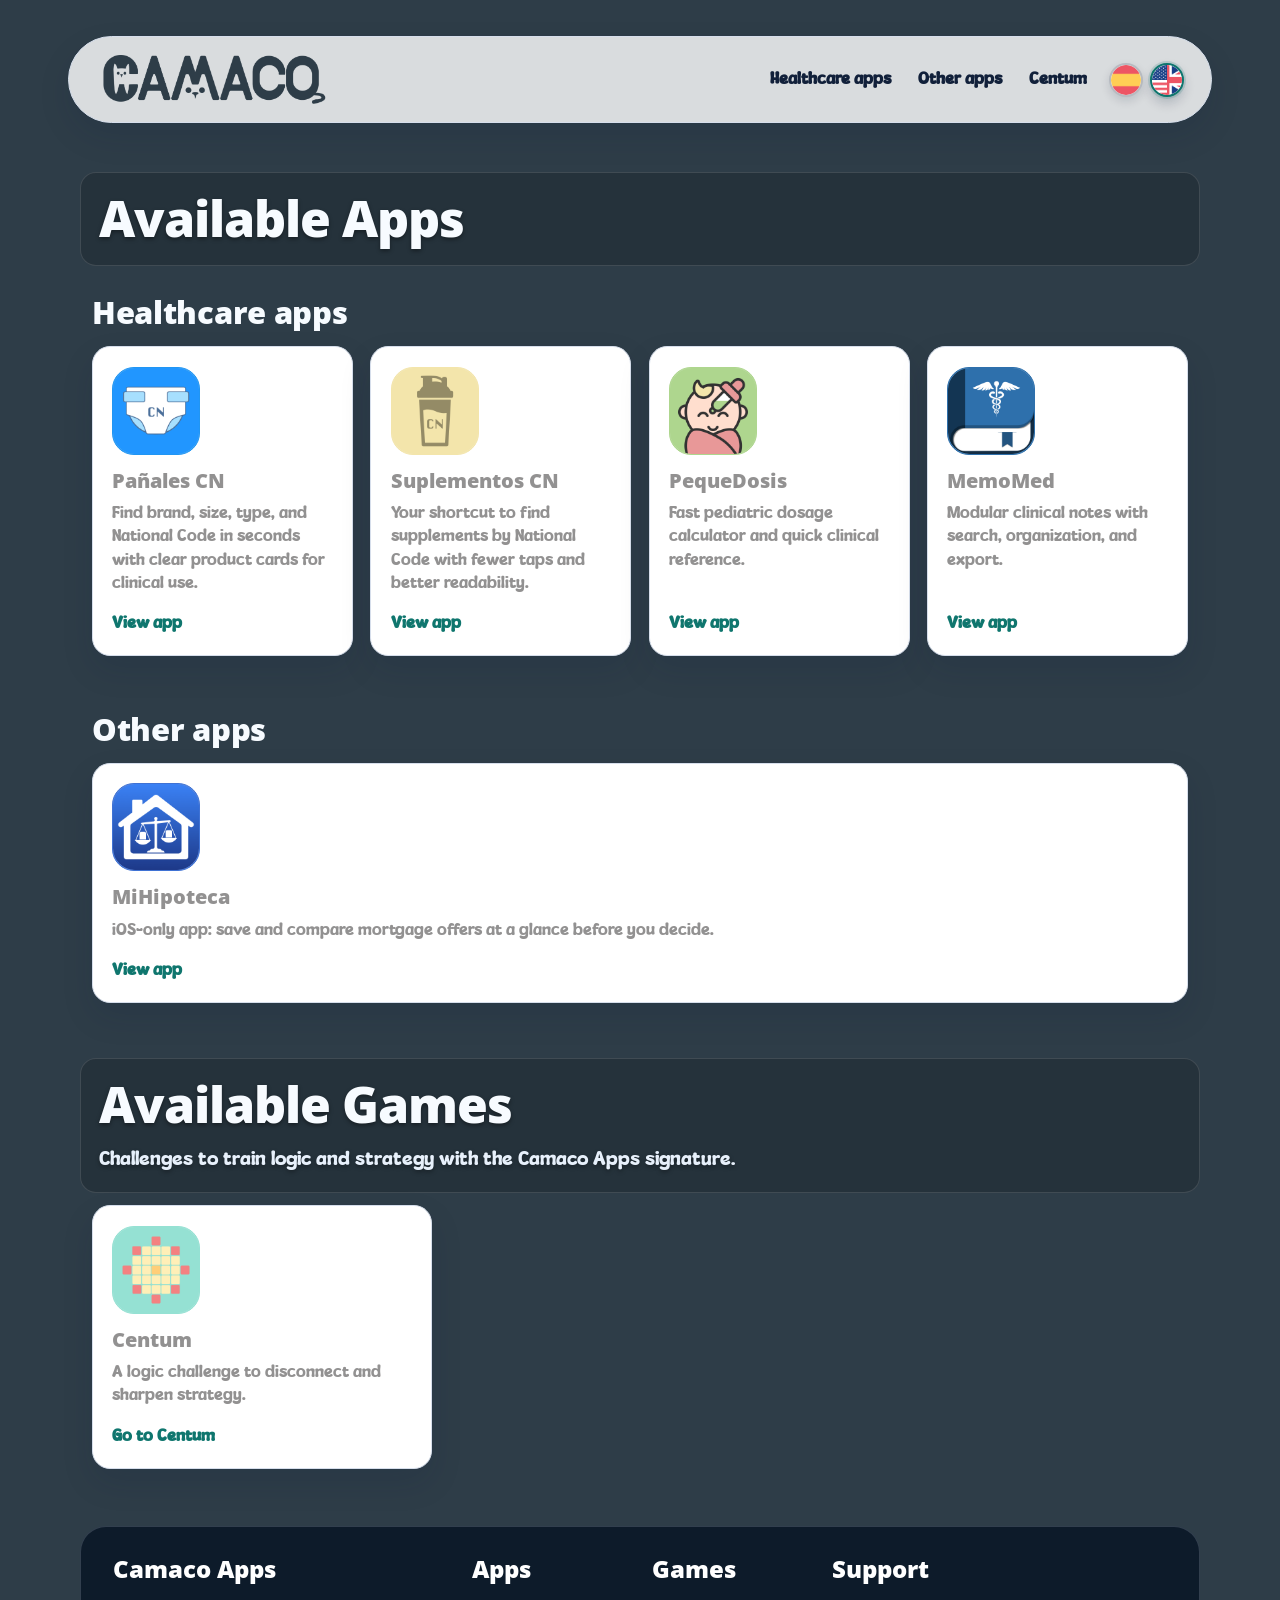
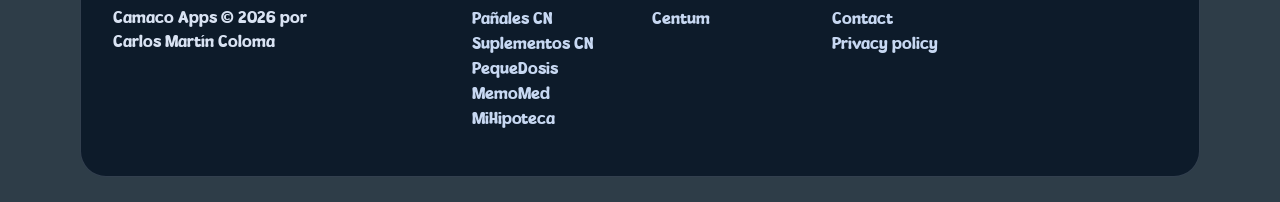
<file: index.html>
<!doctype html>
<html lang="es">
<head>
    <meta charset="utf-8">
    <meta name="keywords" content="Camaco Apps, apps médicas, hipoteca, dosis pediátricas, notas clínicas">
    <meta name="description" content="Camaco Apps: apps sanitarias y otras apps como Pañales CN, Suplementos CN, PequeDosis, MemoMed, MiHipoteca y Centum.">
    <meta name="viewport" content="width=device-width, initial-scale=1.0, viewport-fit=cover">
    <meta name="robots" content="index, follow">
    <meta property="og:type" content="website">
    <meta property="og:site_name" content="Camaco Apps">
    <meta property="og:locale" content="es_ES">
    <meta property="og:title" content="Camaco Apps">
    <meta property="og:description" content="Descubre Pañales CN, Suplementos CN, PequeDosis, MemoMed, MiHipoteca y Centum en un mismo portal.">
    <meta property="og:url" content="https://camacoapps.github.io/">
    <meta property="og:image" content="https://camacoapps.github.io/img/logo-camaco.png">
    <meta name="theme-color" content="#2e3d48">

    <link rel="shortcut icon" type="image/x-icon" href="favicon.ico">
    <link rel="stylesheet" type="text/css" href="./all.css?2709">
    <link rel="stylesheet" type="text/css" href="./assets/css/styles.css?v=20260215">
    <link href="https://fonts.googleapis.com/css?family=Open+Sans:400,600,700,800&display=swap&subset=latin,latin-ext" rel="stylesheet" type="text/css">

    <title>Camaco Apps</title>

    <link rel="apple-touch-icon" sizes="180x180" href="/apple-touch-icon.png?v=20260405b">
    <link rel="icon" type="image/png" sizes="32x32" href="/favicon-32x32.png?v=20260405b">
    <link rel="icon" type="image/png" sizes="16x16" href="/favicon-16x16.png?v=20260405b">
    <link rel="icon" href="/favicon.ico?v=20260405b" sizes="any">
    <link rel="manifest" href="/site.webmanifest?v=20260405b">
    <link rel="mask-icon" href="/safari-pinned-tab.svg" color="#2e3d48">
    <meta name="msapplication-TileColor" content="#2e3d48">
<meta name="msapplication-config" content="/browserconfig.xml">
</head>
<body>

<div id="page-loading-blocs-notifaction" class="page-preloader"></div>

<div class="page-container">
    <header>
        <div class="bloc l-bloc" id="navigation">
            <div class="container bloc-sm bloc-no-padding-sm bloc-sm-md">
                <div class="row">
                    <div class="col">
                        <nav class="navbar row navbar-expand-md navbar-dark" role="navigation" aria-label="Navegación principal">
                            <div class="container-fluid">
                                <a class="navbar-brand img-protected link-navigation-style" href="./index.html">
                                    <img src="img/logo-camaco.png" alt="Camaco Apps" class="navbar-brand-logo" width="242" height="60">
                                </a>
                                <button id="nav-toggle" type="button" class="ui-navbar-toggler navbar-toggler border-0 p-0 ms-auto me-md-0" aria-expanded="false" aria-label="Mostrar u ocultar navegación" data-bs-toggle="collapse" data-bs-target=".navbar-2066">
                                    <span class="navbar-toggler-icon">
                                        <svg height="32" viewBox="0 0 32 32" width="32" aria-hidden="true">
                                            <path class="svg-menu-icon" d="m2 9h28m-28 7h28m-28 7h28"></path>
                                        </svg>
                                    </span>
                                </button>
                                <div class="collapse navbar-collapse navbar-2066">
                                    <ul class="site-navigation nav navbar-nav ms-auto">
                                        <li class="nav-item"><a href="./index.html#apps-sanitarias" class="nav-link" data-i18n="nav.healthApps">Apps sanitarias</a></li>
                                        <li class="nav-item"><a href="./index.html#otras-apps" class="nav-link" data-i18n="nav.otherApps">Otras apps</a></li>
                                        <li class="nav-item"><a href="./centum/index.html" class="nav-link" data-i18n="nav.centum">Centum</a></li>
                                    </ul>
                                </div>
                                <div class="language-selector" role="group" aria-label="Selector de idioma / Language selector">
                                    <button type="button" class="lang-flag is-active" data-lang="es" aria-label="Español" aria-pressed="true" title="Español">
                                        <img src="./img/icons/es.png" alt="Español" width="34" height="34" loading="lazy">
                                        <span class="visually-hidden">Español</span>
                                    </button>
                                    <button type="button" class="lang-flag" data-lang="en" aria-label="English" aria-pressed="false" title="English">
                                        <img src="./img/icons/en.png" alt="English" width="34" height="34" loading="lazy">
                                        <span class="visually-hidden">English</span>
                                    </button>
                                </div>
                            </div>
                        </nav>
                    </div>
                </div>
            </div>
        </div>
    </header>

    <main>
        <section class="home-hero" aria-labelledby="apps-title">
            <div class="container">
                <h1 id="apps-title" class="home-title" data-i18n="home.appsTitle">Apps Disponibles</h1>
            </div>
        </section>

        <section id="apps-sanitarias" class="apps-section" aria-labelledby="health-apps-title">
            <div class="container">
                <h2 id="health-apps-title" class="apps-section-title" data-i18n="home.healthAppsTitle">Apps sanitarias</h2>
                <div class="apps-grid">
                    <article class="app-card">
                        <a href="./pcn/index.html" class="app-card-media app-card-media-pcn" aria-label="Abrir página de Pañales CN">
                            <img src="./img/IconPCN.png" alt="Icono de Pañales CN" width="64" height="64" loading="lazy" data-fallback="./assets/img/icon-pcn.svg" data-initials="PC">
                        </a>
                        <h3>Pañales CN</h3>
                        <p data-i18n="home.pcnDesc">Localiza marca, talla, tipo y Código Nacional en segundos, con fichas claras para consulta sanitaria.</p>
                        <a class="app-card-link" href="./pcn/index.html" data-i18n="home.viewApp">Ver app</a>
                    </article>

                    <article class="app-card">
                        <a href="./scn/index.html" class="app-card-media app-card-media-scn" aria-label="Abrir página de Suplementos CN">
                            <img src="./img/IconBCN.png" alt="Icono de Suplementos CN" width="64" height="64" loading="lazy" data-fallback="./assets/img/icon-scn.svg" data-initials="SC">
                        </a>
                        <h3>Suplementos CN</h3>
                        <p data-i18n="home.scnDesc">Tu atajo para encontrar suplementos por Código Nacional con menos clics y máxima legibilidad.</p>
                        <a class="app-card-link" href="./scn/index.html" data-i18n="home.viewApp">Ver app</a>
                    </article>

                    <article class="app-card">
                        <a href="./pequedosis/index.html" class="app-card-media app-card-media-pd" aria-label="Abrir página de PequeDosis">
                            <img src="./img/IconPD.png" alt="Icono de PequeDosis" width="64" height="64" loading="lazy" data-fallback="./assets/img/icon-pequedosis.svg" data-initials="PD">
                        </a>
                        <h3>PequeDosis</h3>
                        <p data-i18n="home.pequedosisDesc">Calculadora y guía rápida de dosis pediátricas para uso clínico.</p>
                        <a class="app-card-link" href="./pequedosis/index.html" data-i18n="home.viewApp">Ver app</a>
                    </article>

                    <article class="app-card">
                        <a href="./memomed/index.html" class="app-card-media app-card-media-mm" aria-label="Abrir página de MemoMed">
                            <img src="./img/IconMMM.png" alt="Icono de MemoMed" width="64" height="64" loading="lazy" data-fallback="./assets/img/icon-memomed.svg" data-initials="MM">
                        </a>
                        <h3>MemoMed</h3>
                        <p data-i18n="home.memomedDesc">Notas clínicas modulares con búsqueda, organización y exportación.</p>
                        <a class="app-card-link" href="./memomed/index.html" data-i18n="home.viewApp">Ver app</a>
                    </article>
                </div>
            </div>
        </section>

        <section id="otras-apps" class="apps-section other-apps-section" aria-labelledby="other-apps-title">
            <div class="container">
                <h2 id="other-apps-title" class="apps-section-title" data-i18n="home.otherAppsTitle">Otras apps</h2>
                <div class="apps-grid">
                    <article class="app-card">
                        <a href="./mihipoteca/index.html" class="app-card-media app-card-media-mh" aria-label="Abrir página de MiHipoteca">
                            <img src="./img/IconMiHipoteca.png" alt="Icono de MiHipoteca" width="64" height="64" loading="lazy" data-fallback="./assets/img/app-placeholder.svg" data-initials="MH">
                        </a>
                        <h3>MiHipoteca</h3>
                        <p data-i18n="home.mihipotecaDesc">App solo para iOS: guarda y compara ofertas hipotecarias para elegir con claridad antes de firmar.</p>
                        <a class="app-card-link" href="./mihipoteca/index.html" data-i18n="home.viewApp">Ver app</a>
                    </article>
                </div>
            </div>
        </section>

        <section class="games-hero" aria-labelledby="games-title">
            <div class="container">
                <h2 id="games-title" class="games-title" data-i18n="home.gamesTitle">Juegos Disponibles</h2>
                <p class="games-subtitle" data-i18n="home.gamesSubtitle">Desafíos para entrenar lógica y estrategia con el sello de Camaco Apps.</p>
            </div>
        </section>

        <section class="games-section" aria-label="Listado de juegos">
            <div class="container">
                <div class="games-grid">
                    <article class="app-card">
                        <a href="./centum/index.html" class="app-card-media app-card-media-centum" aria-label="Abrir página de Centum">
                            <img src="./img/Icon.png" alt="Icono de Centum" width="64" height="64" loading="lazy" data-fallback="./assets/img/app-placeholder.svg" data-initials="CE">
                        </a>
                        <h3>Centum</h3>
                        <p data-i18n="home.centumDesc">Un reto de lógica para desconectar y entrenar estrategia.</p>
                        <a class="app-card-link" href="./centum/index.html" data-i18n="home.goCentum">Ir a Centum</a>
                    </article>
                </div>
            </div>
        </section>
    </main>

    <button aria-label="Scroll to top button" class="bloc-button btn btn-d scrollToTop" onclick="scrollToTarget('1',this)">
        <svg xmlns="http://www.w3.org/2000/svg" width="22" height="22" viewBox="0 0 32 32" aria-hidden="true">
            <path class="scroll-to-top-btn-icon" d="M30,22.656l-14-13-14,13"></path>
        </svg>
    </button>

    <footer>
        <div class="bloc d-bloc" id="footer">
            <div class="container bloc-md-sm bloc-lg-md bloc-md">
                <div class="row">
                    <div class="col-lg-3 col-sm-12 col-md-12 mb-3">
                        <h4 class="text-sm-start text-start mb-4">Camaco Apps</h4>
                        <p class="text-sm-start float-none text-start">Camaco Apps © <span data-current-year>2026</span> por Carlos Martín Coloma</p>
                    </div>
                    <div class="col-sm-6 col-lg-2 offset-lg-1 col-md-3 mb-3">
                        <h4 class="text-sm-start text-start mb-4" data-i18n="footer.apps">Apps</h4>
                        <a href="./pcn/index.html" class="a-btn a-block">Pañales CN</a>
                        <a href="./scn/index.html" class="a-btn a-block">Suplementos CN</a>
                        <a href="./pequedosis/index.html" class="a-btn a-block">PequeDosis</a>
                        <a href="./memomed/index.html" class="a-btn a-block">MemoMed</a>
                        <a href="./mihipoteca/index.html" class="a-btn a-block">MiHipoteca</a>
                    </div>
                    <div class="col-md-3 col-sm-6 col-lg-2 mb-3">
                        <h4 class="text-sm-start text-start mb-4" data-i18n="footer.games">Juegos</h4>
                        <a href="./centum/index.html" class="a-btn a-block">Centum</a>
                    </div>
                    <div class="col-md-3 col-sm-6 col-lg-2 mb-3">
                        <h4 class="text-sm-start text-start mb-4" data-i18n="footer.support">Soporte</h4>
                        <a href="./contacto/index.html?area=apps" class="a-btn a-block" data-i18n="footer.contact">Contacto</a>
                        <a href="./politicadeprivacidad/index.html" class="a-btn a-block" data-i18n="footer.policy">Política de privacidad</a>
                    </div>
                </div>
            </div>
        </div>
    </footer>
</div>

<script src="./js/all.js?5404"></script>
<script>
window.pageTranslations = {
    es: {
        "meta.title": "Camaco Apps",
        "meta.description": "Camaco Apps: apps sanitarias y otras apps como Pañales CN, Suplementos CN, PequeDosis, MemoMed, MiHipoteca y Centum.",
        "meta.ogTitle": "Camaco Apps",
        "meta.ogDescription": "Descubre Pañales CN, Suplementos CN, PequeDosis, MemoMed, MiHipoteca y Centum en un mismo portal.",
        "meta.ogLocale": "es_ES",
        "home.appsTitle": "Apps Disponibles",
        "home.healthAppsTitle": "Apps sanitarias",
        "home.otherAppsTitle": "Otras apps",
        "home.pcnDesc": "Localiza marca, talla, tipo y Código Nacional en segundos, con fichas claras para consulta sanitaria.",
        "home.scnDesc": "Tu atajo para encontrar suplementos por Código Nacional con menos clics y máxima legibilidad.",
        "home.pequedosisDesc": "Calculadora y guía rápida de dosis pediátricas para uso clínico.",
        "home.memomedDesc": "Notas clínicas modulares con búsqueda, organización y exportación.",
        "home.mihipotecaDesc": "App solo para iOS: guarda y compara ofertas hipotecarias para elegir con claridad antes de firmar.",
        "home.viewApp": "Ver app",
        "home.gamesTitle": "Juegos Disponibles",
        "home.gamesSubtitle": "Desafíos para entrenar lógica y estrategia con el sello de Camaco Apps.",
        "home.centumDesc": "Un reto de lógica para desconectar y entrenar estrategia.",
        "home.goCentum": "Ir a Centum"
    },
    en: {
        "meta.title": "Camaco Apps",
        "meta.description": "Camaco Apps: healthcare apps and other tools including Pañales CN, Suplementos CN, PequeDosis, MemoMed, MiHipoteca, and Centum.",
        "meta.ogTitle": "Camaco Apps",
        "meta.ogDescription": "Discover Pañales CN, Suplementos CN, PequeDosis, MemoMed, MiHipoteca, and Centum in one place.",
        "meta.ogLocale": "en_GB",
        "home.appsTitle": "Available Apps",
        "home.healthAppsTitle": "Healthcare apps",
        "home.otherAppsTitle": "Other apps",
        "home.pcnDesc": "Find brand, size, type, and National Code in seconds with clear product cards for clinical use.",
        "home.scnDesc": "Your shortcut to find supplements by National Code with fewer taps and better readability.",
        "home.pequedosisDesc": "Fast pediatric dosage calculator and quick clinical reference.",
        "home.memomedDesc": "Modular clinical notes with search, organization, and export.",
        "home.mihipotecaDesc": "iOS-only app: save and compare mortgage offers at a glance before you decide.",
        "home.viewApp": "View app",
        "home.gamesTitle": "Available Games",
        "home.gamesSubtitle": "Challenges to train logic and strategy with the Camaco Apps signature.",
        "home.centumDesc": "A logic challenge to disconnect and sharpen strategy.",
        "home.goCentum": "Go to Centum"
    }
};
</script>
<script src="./assets/js/main.js?v=20260215"></script>
</body>
</html>
</file>
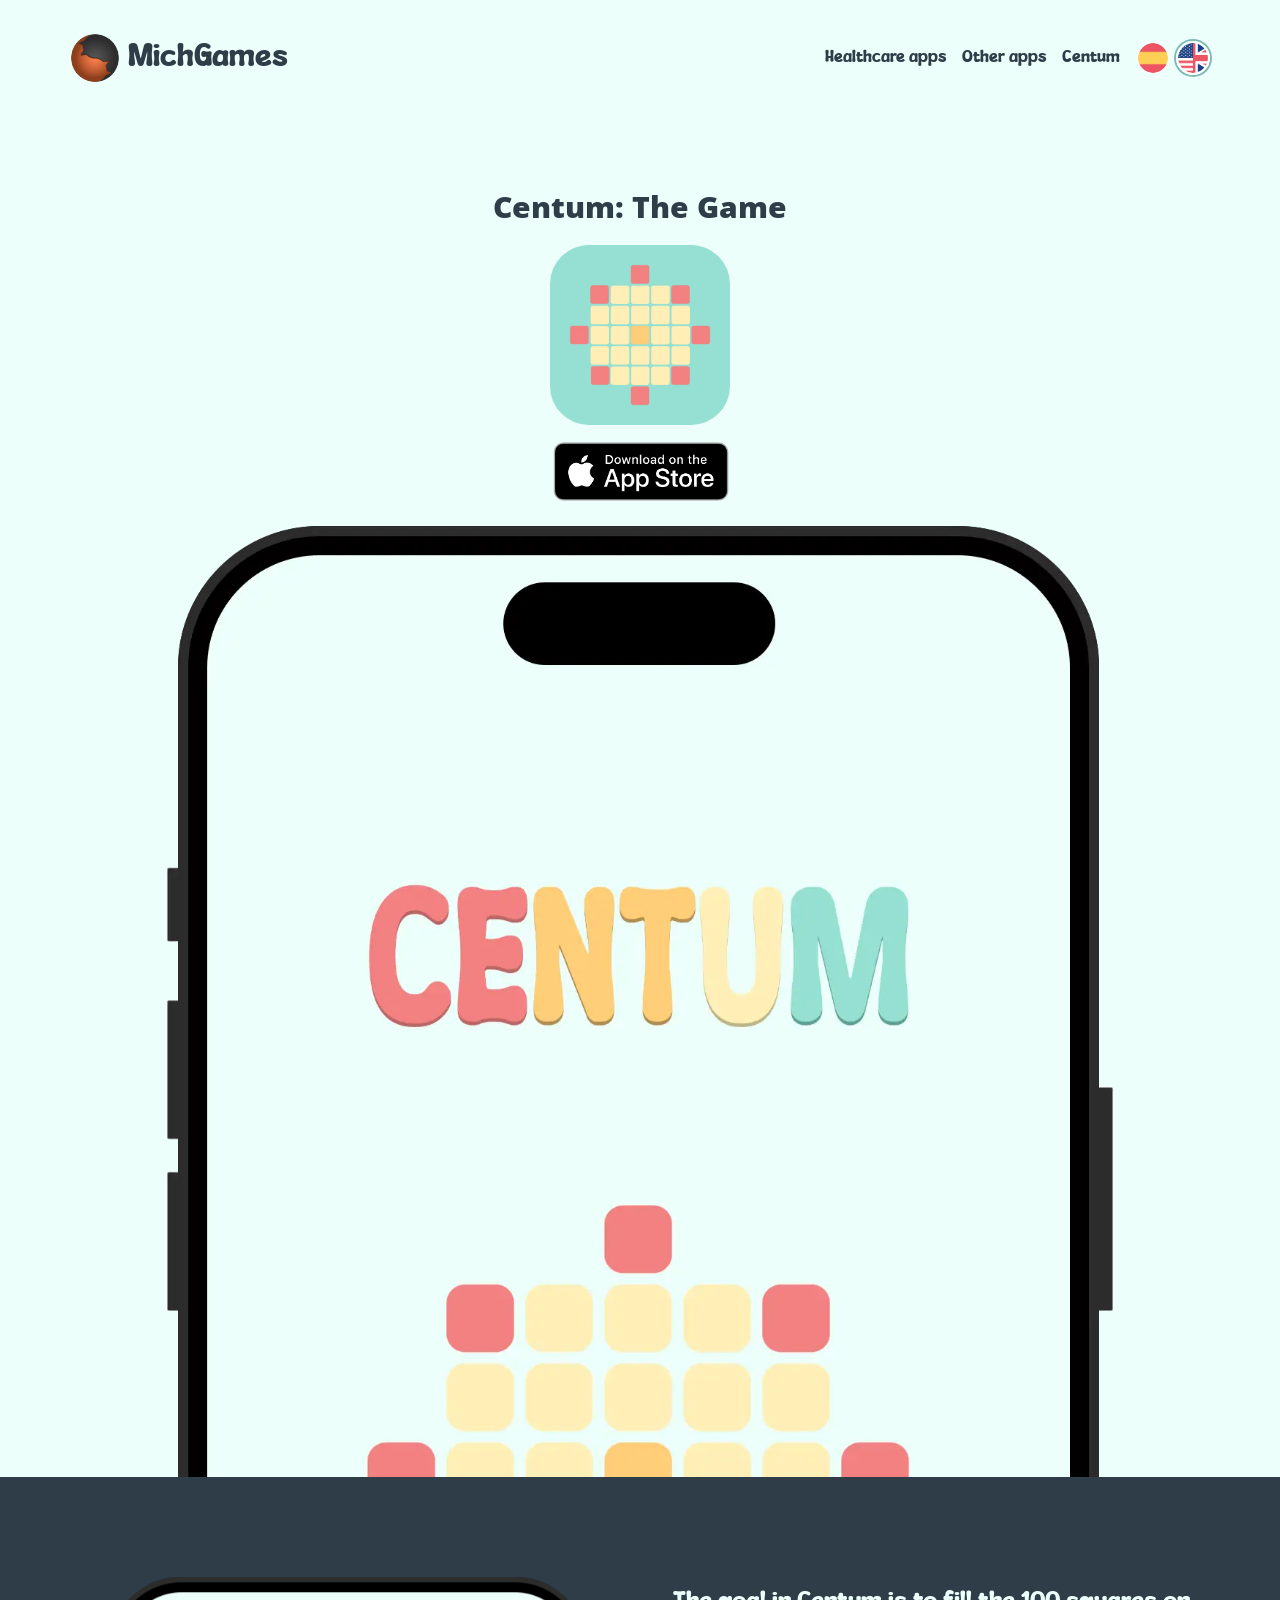
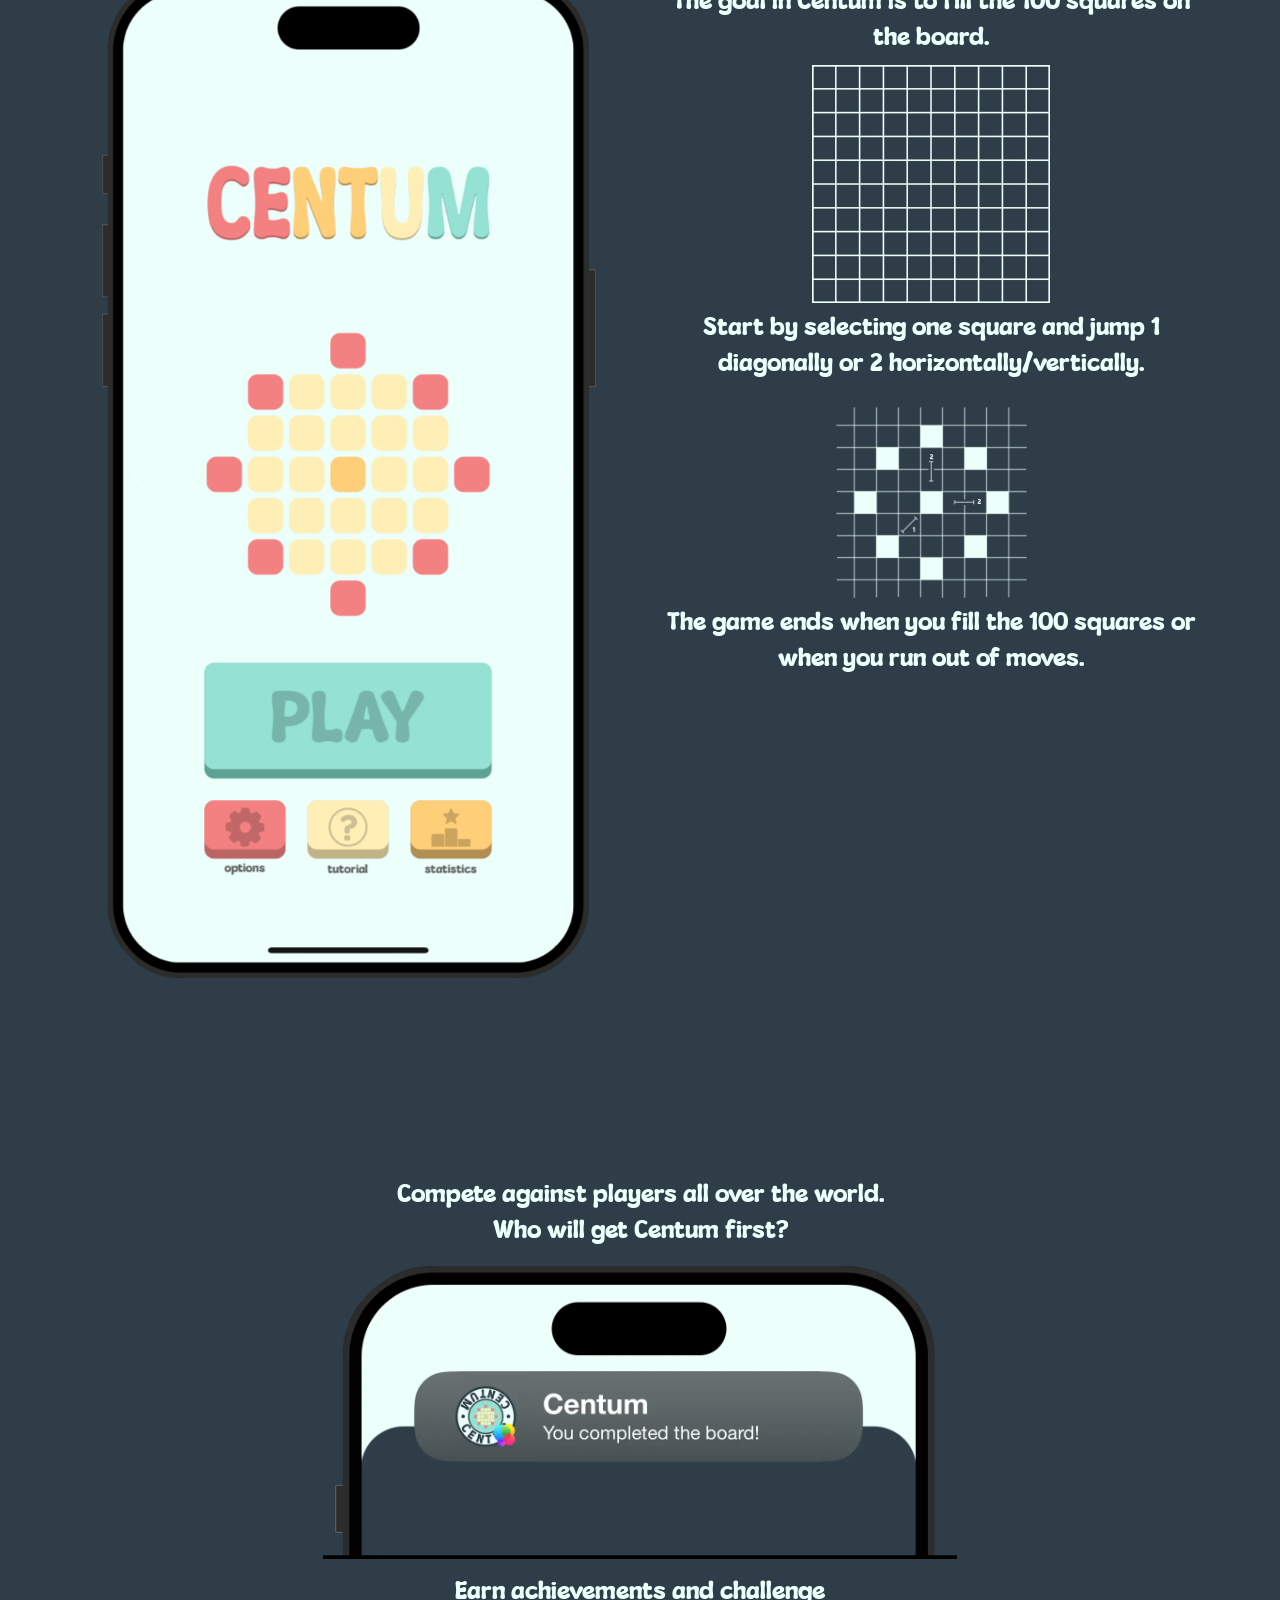
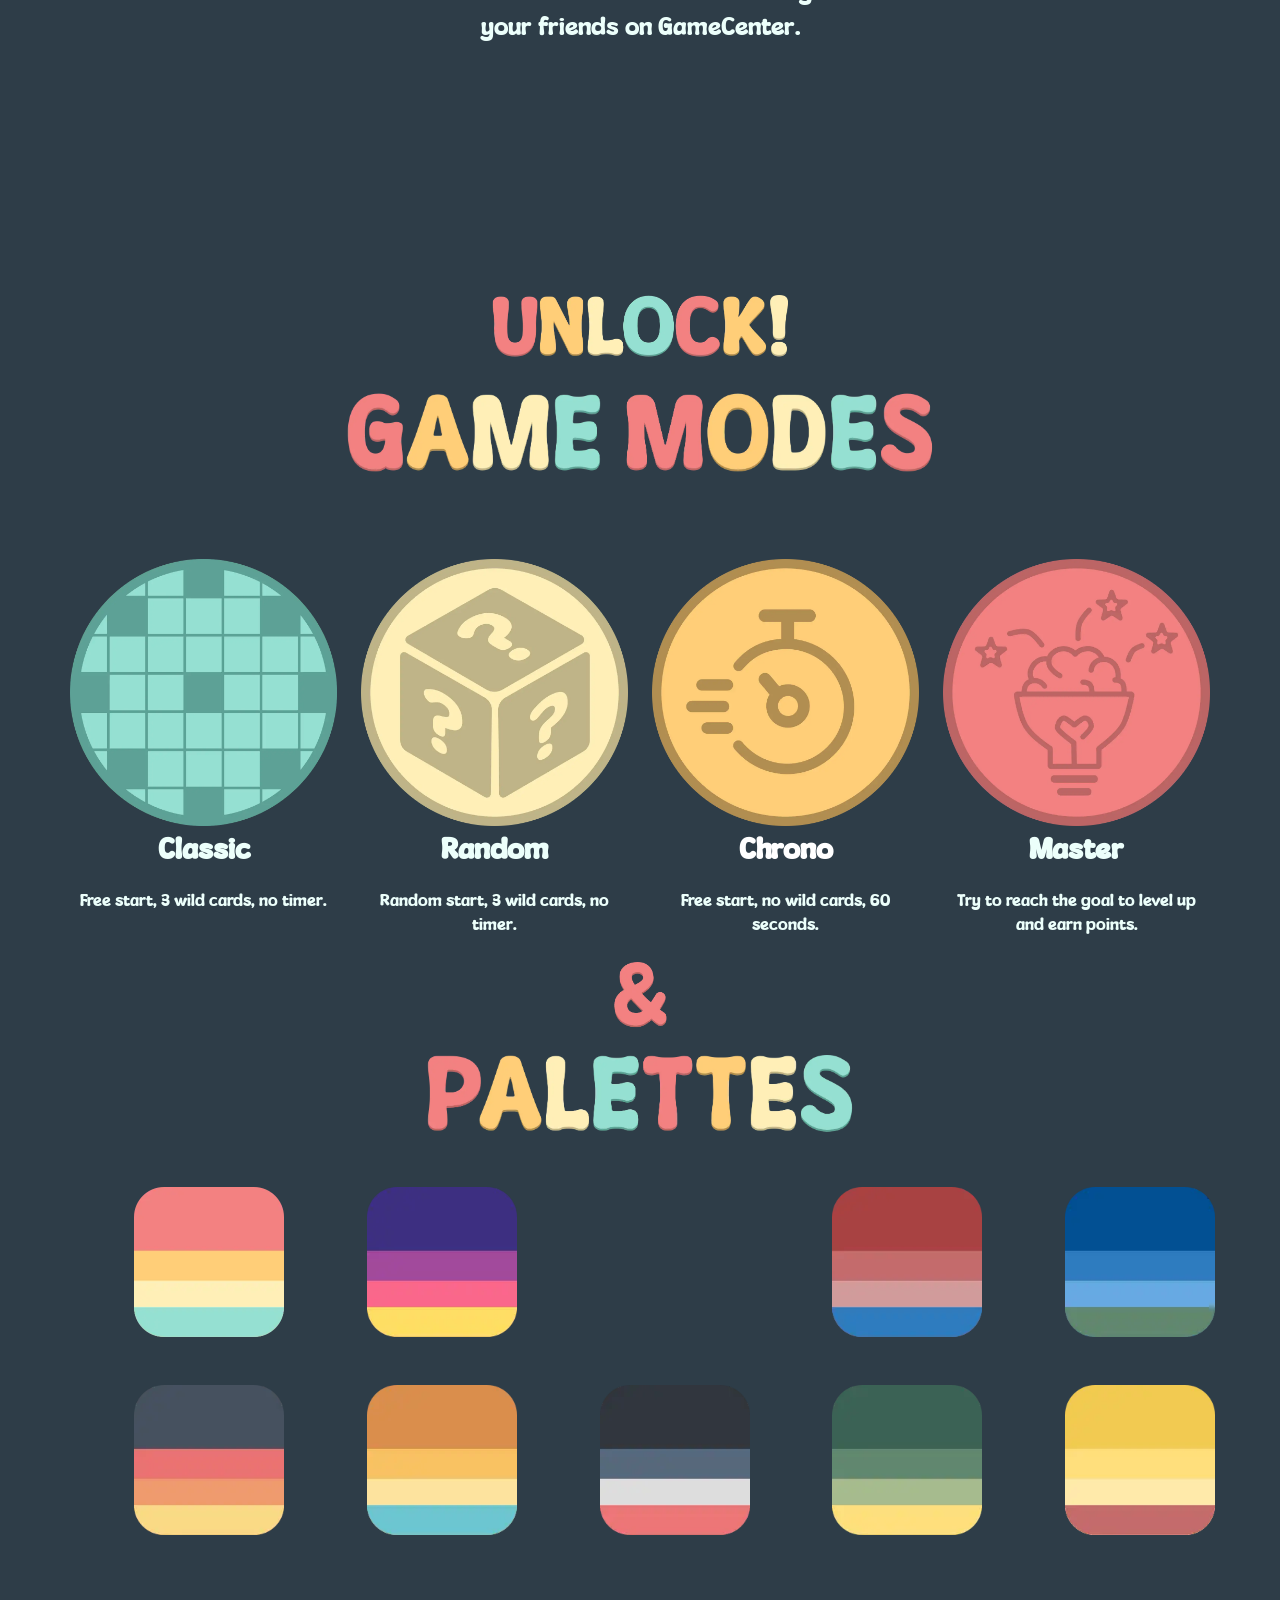
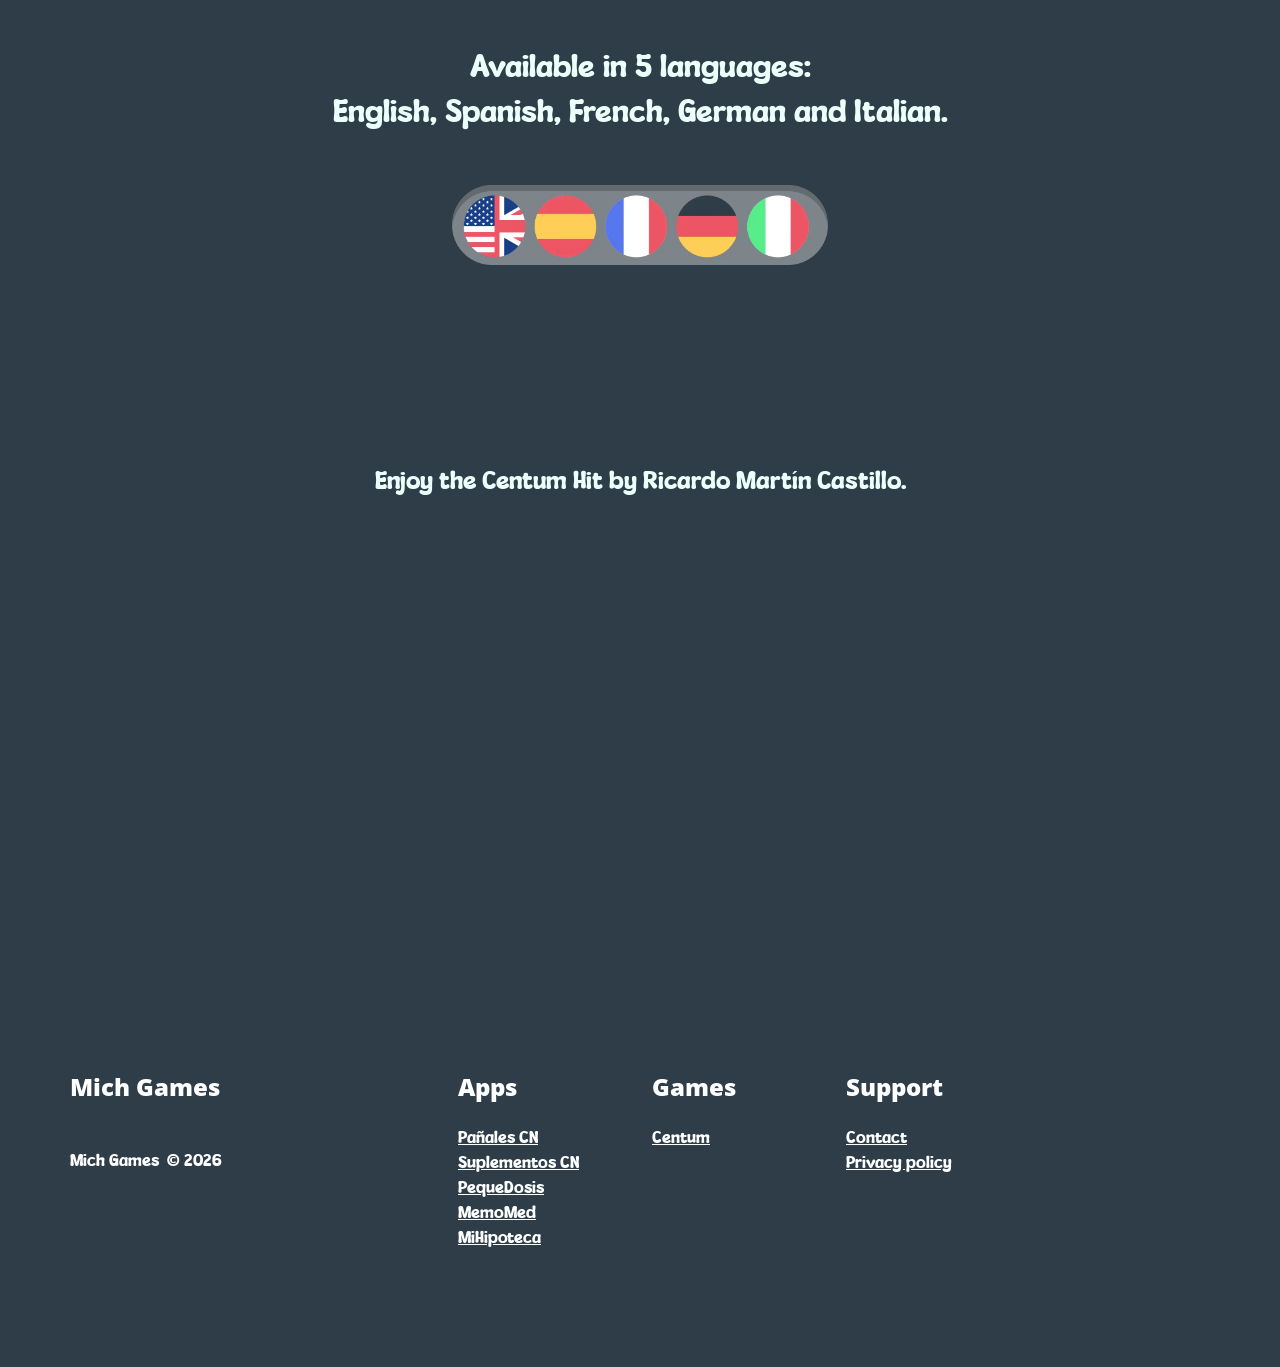
<file: centum/index.html>
<!doctype html>
<html lang="es">
<head>
    <meta charset="utf-8">
    <meta name="keywords" content="">
    <meta name="description" content="Centum en MichGames: juego de lógica y estrategia con información y capturas de la app.">
    <meta property="og:type" content="website">
    <meta property="og:site_name" content="MichGames">
    <meta property="og:locale" content="es_ES">
    <meta property="og:title" content="Centum | MichGames">
    <meta property="og:description" content="Descubre Centum y su propuesta de juego de lógica dentro de MichGames.">
    <meta property="og:url" content="https://camacoapps.github.io/centum/">
    <meta property="og:image" content="https://camacoapps.github.io/img/Icon.png">
    <meta name="viewport" content="width=device-width, initial-scale=1.0, viewport-fit=cover">
	<meta name="robots" content="index, follow">
    <link rel="shortcut icon" type="image/x-icon" href="../favicon.ico">
    
		<link rel="stylesheet" type="text/css" href="../all.css?2709">
		<link href='https://fonts.googleapis.com/css?family=Open+Sans:400,600,800,40&display=swap&subset=latin,latin-ext' rel='stylesheet' type='text/css'>
	    <title>Centum | MichGames</title>
	<style>
		#navigation .language-selector {
			display: inline-flex;
			align-items: center;
			gap: 0.35rem;
			margin-left: 0.55rem;
		}
		#navigation .lang-flag {
			width: 34px;
			height: 34px;
			border-radius: 999px;
			border: 2px solid rgba(255, 255, 255, 0.4);
			padding: 0;
			overflow: hidden;
			background: transparent;
			cursor: pointer;
		}
		#navigation .lang-flag img {
			width: 100%;
			height: 100%;
			object-fit: cover;
			display: block;
		}
		#navigation .lang-flag.is-active {
			border-color: #ffffff;
			box-shadow: 0 0 0 2px rgba(15, 118, 110, 0.5);
		}
		@media (max-width: 991.98px) {
			#navigation .lang-flag {
				width: 30px;
				height: 30px;
			}
		}
	</style>
<link rel="apple-touch-icon" sizes="180x180" href="/apple-touch-icon.png?v=20260405b">
<link rel="icon" type="image/png" sizes="32x32" href="/favicon-32x32.png?v=20260405b">
<link rel="icon" type="image/png" sizes="16x16" href="/favicon-16x16.png?v=20260405b">
    <link rel="icon" href="/favicon.ico?v=20260405b" sizes="any">
<link rel="manifest" href="/site.webmanifest?v=20260405b">
<link rel="mask-icon" href="/safari-pinned-tab.svg" color="#2e3d48">
<meta name="msapplication-TileColor" content="#2e3d48">
<meta name="msapplication-config" content="/browserconfig.xml">
<meta name="theme-color" content="#2e3d48">
<meta name="apple-itunes-app" content="app-id=6741180099, app-argument=https://apps.apple.com/es/app/pa%C3%B1ales-cn/id6741180099">



    
<!-- Analytics -->
 
<!-- Analytics END -->
    
</head>
<body data-clean-url="true">

<!-- Preloader -->
<div id="page-loading-blocs-notifaction" class="page-preloader"></div>
<!-- Preloader END -->


<!-- Main container -->
<div class="page-container">
    
<header>

<!-- navigation -->
<div class="bloc primary-gradient-bg l-bloc none " id="navigation">
	<div class="container bloc-sm bloc-no-padding-sm bloc-sm-md">
		<div class="row">
			<div class="col">
				<nav class="navbar row navbar-expand-md navbar-dark" role="navigation">
					<div class="container-fluid">
						<a class="navbar-brand img-protected ltc-5851 link-navigation-style" href="../index.html"><picture><source type="image/webp" srcset="../img/mgslogo-1.webp"><img src="../img/mgslogo-1.png" alt="Logo MichGames" class="me-2" width="50" height="50"></picture>MichGames</a> 
						<button id="nav-toggle" type="button" class="ui-navbar-toggler navbar-toggler border-0 p-0 ms-auto me-md-0" aria-expanded="false" aria-label="Toggle navigation" data-bs-toggle="collapse" data-bs-target=".navbar-2066">
							<span class="navbar-toggler-icon"><svg height="32" viewBox="0 0 32 32" width="32"><path class="svg-menu-icon" d="m2 9h28m-28 7h28m-28 7h28"></path></svg></span>
						</button>
							<div class="collapse navbar-collapse navbar-2066">
										<ul class="site-navigation nav navbar-nav ms-auto">
											<li class="nav-item">
												<a href="../index.html#apps-sanitarias" class="nav-link ltc-5851" data-i18n="nav.healthApps">Apps sanitarias</a>
											</li>
											<li class="nav-item">
												<a href="../index.html#otras-apps" class="nav-link ltc-5851" data-i18n="nav.otherApps">Otras apps</a>
											</li>
											<li class="nav-item">
												<a href="./index.html" class="a-btn nav-link ltc-5851" aria-current="page" data-i18n="nav.centum">Centum</a>
											</li>
										</ul>
								</div>
							<div class="language-selector" role="group" aria-label="Selector de idioma / Language selector">
								<button type="button" class="lang-flag is-active" data-lang="es" aria-label="Español" aria-pressed="true" title="Español">
									<img src="../img/icons/es.png" alt="Español" width="34" height="34" loading="lazy">
									<span class="visually-hidden">Español</span>
								</button>
								<button type="button" class="lang-flag" data-lang="en" aria-label="English" aria-pressed="false" title="English">
									<img src="../img/icons/en.png" alt="English" width="34" height="34" loading="lazy">
									<span class="visually-hidden">English</span>
								</button>
							</div>
						</div>
					</nav>
			</div>
		</div>
	</div>
</div>
<!-- navigation END -->

</header>
<main>
<!-- bloc-7 -->
<div class="bloc bloc-fill-screen primary-gradient-bg bgc-7096 l-bloc" id="bloc-7">
	<div class="container">
		<div class="row mt-lg-5">
			<div class="offset-lg-1 col-lg-10">
				<div class="row">
					<div class="col">
						<p class="text-lg-center p-hero-style tc-5851 text-center" data-i18n="centum.heroTitle">
							Centum: The Game
						</p><picture><source type="image/webp" srcset="../img/lazyload-ph.png" data-srcset="../img/Icon.webp"><img src="../img/lazyload-ph.png" data-src="../img/Icon.png" class="img-fluid img-protected mx-auto d-block img-titulo--style img-protected mb-lg-2 lazyload" alt="Icono" width="180" height="180"></picture><a href="#" aria-label="Descargar Centum en App Store (próximamente)"><img src="../img/lazyload-ph.png" data-src="../img/DAS.png" class="img-fluid img-protected mx-auto d-block img-30-style img-protected lazyload" alt="Descargar Centum en App Store" width="185" height="73"></a>
					</div>
				</div>
			</div>
		</div>
	</div>
	<div class="container fill-bloc-bottom-edge">
		<div class="row">
			<div class="col-12 col-lg-10 offset-lg-1">
				<div class="text-center">
					<picture><source type="image/webp" srcset="../img/lazyload-ph.png" data-srcset="../img/header.webp"><img src="../img/lazyload-ph.png" data-src="../img/header.png" class="img-fluid img-protected mx-auto d-block app-offset-bottom img-protected lazyload" alt="app screenshot-short" width="946" height="950"></picture>
				</div>
			</div>
		</div>
	</div>
</div>
<!-- bloc-7 END -->

<!-- bloc-8 -->
<div class="bloc l-bloc" id="bloc-8">
	<div class="container bloc-lg">
		<div class="row">
			<div class="col-md-6 text-start">
				<div id="carousel-4418" class="carousel slide carousel-style mx-auto d-block" data-bs-ride="carousel" data-bs-interval="4000">
					<ol class="carousel-indicators hide-indicators">
						<li data-bs-target="#carousel-1" data-bs-slide-to="0" class="active" data-target="#carousel-4418">
						</li>
						<li data-bs-target="#carousel-1" data-bs-slide-to="1" data-target="#carousel-4418">
						</li>
						<li data-bs-target="#carousel-1" data-bs-slide-to="2" data-target="#carousel-4418">
						</li>
						<li data-bs-target="#carousel-1" data-bs-slide-to="3" data-target="#carousel-4418">
						</li>
						<li data-bs-target="#carousel-1" data-bs-slide-to="4" data-target="#carousel-4418">
						</li>
						<li data-bs-target="#carousel-1" data-bs-slide-to="5" data-target="#carousel-4418">
						</li>
					</ol>
					<div class="carousel-inner" role="listbox">
						<div class="carousel-item img-protected active">
							<img class="d-inline-block w-100" alt="Menu" src="../img/Captura1.png">
							<div class="carousel-caption">
							</div>
						</div>
						<div class="carousel-item img-protected">
							<img alt="Start" class="d-inline-block w-100" src="../img/Captura2.png">
							<div class="carousel-caption">
							</div>
						</div>
						<div class="carousel-item img-protected">
							<img class="d-inline-block w-100" alt="Ingame" src="../img/Captura3.png">
							<div class="carousel-caption">
							</div>
						</div>
						<div class="carousel-item img-protected">
							<img class="d-inline-block w-100" alt="Ingame" src="../img/Captura4.png">
							<div class="carousel-caption ">
							</div>
						</div>
						<div class="carousel-item img-protected">
							<img class="d-inline-block w-100" alt="GameOver" src="../img/Captura5.png">
							<div class="carousel-caption ">
							</div>
						</div>
						<div class="carousel-item img-protected">
							<img class="d-inline-block w-100" alt="Share" src="../img/Captura6.png">
							<div class="carousel-caption ">
							</div>
						</div>
					</div><a class="carousel-nav-controls carousel-control-prev" href="#carousel-4418" role="button" data-bs-slide="prev"><svg width="26" height="26" viewBox="0 0 32 32"><path class="carousel-nav-icon carousel-prev-icon" d="M22,2L9,16,22,30"></path></svg><span class="visually-hidden">Previous</span></a><a class="carousel-nav-controls carousel-control-next" href="#carousel-4418" role="button" data-bs-slide="next"><svg width="26" height="26" viewBox="0 0 32 32"><path class="carousel-nav-icon carousel-next-icon" d="M10.344,2l13,14-13,14"></path></svg><span class="visually-hidden">Next</span></a>
				</div>
			</div>
			<div class="col-md-6 text-start">
						<div class="row">
							<div class="col">
									<p class="p-style tc-7096 mb-lg-2 mt-lg-2 mt-sm-3 mt-4 text-center" data-i18n="centum.goalText">
										The goal on Centum is to fill the 100 squares on the board.&nbsp;
									</p><picture><source type="image/webp" srcset="../img/lazyload-ph.png" data-srcset="../img/tablero.webp"><img src="../img/lazyload-ph.png" data-src="../img/tablero.png" class="img-fluid img-protected mx-auto d-block img-table-style mb-lg-2 img-protected mt-2 mb-4 lazyload" alt="tablero" width="238" height="238"></picture>
									<p class="p-bloc-6-style tc-7096 text-center" data-i18n="centum.startText">
										Starting by selecting one and jumping 1 diagonally or 2 horizontally/vertically.
									</p>
							</div>
						</div>
						<div class="row">
							<div class="col">
								<picture><source type="image/webp" srcset="../img/lazyload-ph.png" data-srcset="../img/movs.webp"><img src="../img/lazyload-ph.png" data-src="../img/movs.png" class="img-fluid img-protected mx-auto d-block img-bloc-6-style mt-lg-2 mb-lg-2 img-protected mb-3 lazyload" alt="movs" width="191" height="191"></picture>
									<p class="tc-7096 p-20-style mt-lg-2 text-center" data-i18n="centum.endText">
										The game ends when you fill the 100 squares or if you run out of moves!<br>
									</p>
							</div>
						</div>
					</div>
		</div>
	</div>
</div>
<!-- bloc-8 END -->

<!-- bloc-9 -->
<div class="bloc l-bloc" id="bloc-9">
	<div class="container bloc-lg">
		<div class="row">
			<div class="col text-start">
					<p class="text-lg-center p-21-style tc-7096 mb-sm-5 text-md-center mb-md-3 text-sm-center text-center" data-i18n-html="centum.competeText">
						Compete against players all across the world! <br>Who will get the Centum first?
					</p><picture><source type="image/webp" srcset="../img/lazyload-ph.png" data-srcset="../img/header2.webp"><img src="../img/lazyload-ph.png" data-src="../img/header2.png" class="img-fluid img-protected mx-auto d-block mt-md-2 mb-lg-3 mb-md-3 mt-sm-2 img-style mb-5 mb-sm-4 lazyload" alt="centumAchievement" width="634" height="293"></picture>
					<p class="text-lg-center p-21-style tc-7096 mb-sm-5 text-md-center text-sm-center mt-sm-2 text-center" data-i18n-html="centum.achievementsText">
						Earn achievements and challenge <br>your friends from GameCenter!
					</p>
			</div>
		</div>
	</div>
</div>
<!-- bloc-9 END -->

<!-- bloc-10 -->
<div class="bloc l-bloc" id="bloc-10">
	<div class="container bloc-lg">
		<div class="row">
			<div class="col">
				<picture><source type="image/webp" srcset="../img/lazyload-ph.png" data-srcset="../img/unlock.webp"><img src="../img/lazyload-ph.png" data-src="../img/unlock.png" class="img-fluid img-protected mx-auto d-block img-unlo-style img-protected lazyload" alt="unlock" width="300" height="80"></picture><picture><source type="image/webp" srcset="../img/lazyload-ph.png" data-srcset="../img/gamemodes.webp"><img src="../img/lazyload-ph.png" data-src="../img/gamemodes.png" class="img-fluid img-protected mx-auto d-block img-gamemod-style mb-lg-5 img-protected mb-3 lazyload" alt="gamemodes" width="590" height="120"></picture>
			</div>
		</div>
		<div class="row">
			<div class="col-md-3">
				<picture><source type="image/webp" srcset="../img/lazyload-ph.png" data-srcset="../img/mclas.webp"><img src="../img/lazyload-ph.png" data-src="../img/mclas.png" class="img-fluid img-protected mx-auto d-block img-34-style mt-md-3 img-protected lazyload" alt="mclas" width="267" height="267"></picture>
					<h3 class="mg-md float-lg-none text-lg-center tc-7096 h3-style text-sm-center text-center" data-i18n="centum.mode.classic.title">
						Classic&nbsp;
					</h3>
					<p class="tc-7096 p-22-style text-sm-center text-center" data-i18n="centum.mode.classic.text">
						Free start, 3 wild cards, no time.
					</p>
			</div>
			<div class="col-md-3">
				<picture><source type="image/webp" srcset="../img/lazyload-ph.png" data-srcset="../img/mran.webp"><img src="../img/lazyload-ph.png" data-src="../img/mran.png" class="img-fluid img-protected mx-auto d-block mt-sm-3 img-35-style img-protected lazyload" alt="mran" width="267" height="267"></picture>
					<h3 class="mg-md text-lg-center tc-7096 h3-random-mode-style text-sm-center text-center" data-i18n="centum.mode.random.title">
						Random&nbsp;
					</h3>
					<p class="tc-7096 p-23-style text-sm-center text-center" data-i18n="centum.mode.random.text">
						Random start, 3 wild cards, &nbsp;no time.
					</p>
			</div>
			<div class="col-md-3">
				<picture><source type="image/webp" srcset="../img/lazyload-ph.png" data-srcset="../img/mccrono.webp"><img src="../img/lazyload-ph.png" data-src="../img/mccrono.png" class="img-fluid img-protected mx-auto d-block mt-sm-3 img-mccro-style img-protected lazyload" alt="mccrono" width="267" height="267"></picture>
					<h3 class="mg-md text-lg-center h3-crono-mode-style tc-4279 text-sm-center text-center" data-i18n="centum.mode.crono.title">
						Crono&nbsp;
					</h3>
					<p class="tc-7096 p-24-style text-sm-center text-center" data-i18n="centum.mode.crono.text">
						Free start, no wild cards, &nbsp;60 seconds.
					</p>
			</div>
			<div class="col-md-3">
				<picture><source type="image/webp" srcset="../img/lazyload-ph.png" data-srcset="../img/mmaster.webp"><img src="../img/lazyload-ph.png" data-src="../img/mmaster.png" class="img-fluid img-protected mx-auto d-block mt-sm-3 img-mmast-style img-protected lazyload" alt="mmaster" width="267" height="267"></picture>
					<h3 class="mg-md text-lg-center tc-7096 h3-master-mode-style text-sm-center text-center" data-i18n="centum.mode.master.title">
						Master&nbsp;
					</h3>
					<p class="tc-7096 p-25-style text-sm-center text-center" data-i18n="centum.mode.master.text">
						Try to reach the goal to grow and earn points.
					</p>
			</div>
		</div>
		<div class="row">
			<div class="col">
				<picture><source type="image/webp" srcset="../img/lazyload-ph.png" data-srcset="../img/and.webp"><img src="../img/lazyload-ph.png" data-src="../img/and.png" class="img-fluid img-protected mx-auto d-block img-38-style mb-lg-2 mt-lg-2 img-protected mt-5 lazyload" alt="and" width="57" height="85"></picture><picture><source type="image/webp" srcset="../img/lazyload-ph.png" data-srcset="../img/palettes.webp"><img src="../img/lazyload-ph.png" data-src="../img/palettes.png" class="img-fluid img-protected mx-auto d-block img-palett-style img-protected mb-sm-3 mb-3 lazyload" alt="palettes" width="430" height="100"></picture>
				<div class="row">
					<div class="col ms-lg-5">
						<picture><source type="image/webp" srcset="../img/lazyload-ph.png" data-srcset="../img/paleta1.webp"><img src="../img/lazyload-ph.png" data-src="../img/paleta1.png" class="img-fluid img-protected mx-auto d-block mt-lg-3 ms-lg-3 me-lg-3 img-palet-style mb-lg-5 img-protected lazyload" alt="paleta1" width="150" height="150"></picture><picture><source type="image/webp" srcset="../img/lazyload-ph.png" data-srcset="../img/PPaleta2.webp"><img src="../img/lazyload-ph.png" data-src="../img/PPaleta2.png" class="img-fluid img-protected mx-auto d-block img-ppalet-style mt-lg-3 mb-lg-3 ms-lg-3 me-lg-3 mt-3 mb-3 img-protected lazyload" alt="paleta2" width="150" height="150"></picture>
					</div>
					<div class="col ms-lg-5">
						<picture><source type="image/webp" srcset="../img/lazyload-ph.png" data-srcset="../img/PPaleta3.webp"><img src="../img/lazyload-ph.png" data-src="../img/PPaleta3.png" class="img-fluid img-protected mx-auto d-block mt-lg-3 ms-lg-3 me-lg-3 img-palet-style mb-lg-5 img-protected lazyload" alt="paleta3" width="150" height="150"></picture><picture><source type="image/webp" srcset="../img/lazyload-ph.png" data-srcset="../img/PPaleta4.webp"><img src="../img/lazyload-ph.png" data-src="../img/PPaleta4.png" class="img-fluid img-protected mx-auto d-block img-ppalet-style mt-lg-3 mb-lg-3 ms-lg-3 me-lg-3 mt-3 mb-3 img-protected lazyload" alt="paleta4" width="150" height="150"></picture>
					</div>
					<div class="col ms-lg-5">
						<picture><source type="image/webp" srcset="../img/lazyload-ph.png" data-srcset="../img/PPaleta5.webp"><img src="../img/lazyload-ph.png" data-src="../img/PPaleta5.png" class="img-fluid img-protected mx-auto d-block mt-lg-3 ms-lg-3 me-lg-3 img-palet-style mb-lg-5 img-protected lazyload" alt="paleta5" width="150" height="150"></picture><picture><source type="image/webp" srcset="../img/lazyload-ph.png" data-srcset="../img/PPaleta6.webp"><img src="../img/lazyload-ph.png" data-src="../img/PPaleta6.png" class="img-fluid img-protected mx-auto d-block img-ppalet-style mt-lg-3 mb-lg-3 ms-lg-3 me-lg-3 mt-3 mb-3 img-protected lazyload" alt="paleta6" width="150" height="150"></picture>
					</div>
					<div class="col ms-lg-5">
						<picture><source type="image/webp" srcset="../img/lazyload-ph.png" data-srcset="../img/PPaleta7.webp"><img src="../img/lazyload-ph.png" data-src="../img/PPaleta7.png" class="img-fluid img-protected mx-auto d-block mt-lg-3 ms-lg-3 me-lg-3 img-palet-style mb-lg-5 img-protected lazyload" alt="paleta7" width="150" height="150"></picture><picture><source type="image/webp" srcset="../img/lazyload-ph.png" data-srcset="../img/PPaleta8.webp"><img src="../img/lazyload-ph.png" data-src="../img/PPaleta8.png" class="img-fluid img-protected mx-auto d-block img-ppalet-style mt-lg-3 mb-lg-3 ms-lg-3 me-lg-3 mt-3 mb-3 img-protected lazyload" alt="paleta8" width="150" height="150"></picture>
					</div>
					<div class="col ms-lg-5">
						<picture><source type="image/webp" srcset="../img/lazyload-ph.png" data-srcset="../img/PPaleta9.webp"><img src="../img/lazyload-ph.png" data-src="../img/PPaleta9.png" class="img-fluid img-protected mx-auto d-block mt-lg-3 ms-lg-3 me-lg-3 img-palet-style mb-lg-5 img-protected lazyload" alt="paleta9" width="150" height="150"></picture><picture><source type="image/webp" srcset="../img/lazyload-ph.png" data-srcset="../img/PPaleta10.webp"><img src="../img/lazyload-ph.png" data-src="../img/PPaleta10.png" class="img-fluid img-protected mx-auto d-block img-ppalet-style mt-lg-3 mb-lg-3 ms-lg-3 me-lg-3 mt-3 mb-3 img-protected lazyload" alt="paleta10" width="150" height="150"></picture>
					</div>
				</div>
			</div>
		</div>
		<div class="row">
			<div class="col">
					<p class="p-26-style tc-7096 mt-lg-5 text-start mt-sm-5 pt-sm-5 pt-5 text-lg-center mb-lg-5 text-sm-center" data-i18n-html="centum.languagesText">
						Available in 5 languages: <br>English, Spanish, French, German and Italian!
					</p><picture><source type="image/webp" srcset="../img/lazyload-ph.png" data-srcset="../img/languages.webp"><img src="../img/lazyload-ph.png" data-src="../img/languages.png" class="img-fluid img-protected mx-auto d-block img-languag-style img-protected mt-md-4 mt-sm-3 lazyload" alt="languages" width="376" height="80"></picture>
			</div>
		</div>
	</div>
</div>
<!-- bloc-10 END -->

<!-- bloc-11 -->
<div class="bloc l-bloc" id="bloc-11">
	<div class="container bloc-lg">
		<div class="row">
			<div class="col text-start">
					<p class="text-lg-center p-21-style tc-7096 mb-sm-5 text-md-center" data-i18n="centum.soundtrackText">
						Enjoy the Centum Hit made by Ricardo Martín Castillo.
					</p>
				<div class="container-div-style text-md-center">
					<div class=" html-widget-style">
						<p align="center"><iframe width="100%" height="300" scrolling="no" frameborder="no" allow="autoplay" src="../img/lazyload-ph.png" data-src="https://w.soundcloud.com/player/?url=https%3A//api.soundcloud.com/tracks/1829355084&color=%23ff5500&auto_play=false&hide_related=false&show_comments=true&show_user=true&show_reposts=false&show_teaser=true&visual=true" class="lazyload"></iframe></p>
						
					</div>
				</div>
			</div>
		</div>
	</div>
</div>
<!-- bloc-11 END -->
</main>

<!-- ScrollToTop Button -->
<button aria-label="Scroll to top button" class="bloc-button btn btn-d scrollToTop" onclick="scrollToTarget('1',this)"><svg xmlns="http://www.w3.org/2000/svg" width="22" height="22" viewBox="0 0 32 32"><path class="scroll-to-top-btn-icon" d="M30,22.656l-14-13-14,13"/></svg></button>
<!-- ScrollToTop Button END-->


<footer>

<!-- footer -->
<div class="bloc tc-426 bgc-5851 d-bloc" id="footer">
	<div class="container bloc-md-sm bloc-lg-md bloc-md">
		<div class="row">
			<div class="col-lg-3 col-sm-12 col-md-12 mb-3">
				<h4 class="text-sm-start text-start tc-4279 mb-4">
					Mich Games
				</h4>
				<p class="text-sm-start float-none text-start tc-4279">
					<br>Mich Games &nbsp;© 2026
				</p>
			</div>
				<div class="col-sm-6 col-lg-2 offset-lg-1 col-md-3 mb-3">
					<h4 class="text-sm-start text-start tc-4279 mb-4" data-i18n="footer.apps">
						Apps
						</h4><a href="../pcn/index.html" class="a-btn a-block">Pañales CN</a><a href="../scn/index.html" class="a-btn a-block">Suplementos CN</a><a href="../pequedosis/index.html" class="a-btn a-block">PequeDosis</a><a href="../memomed/index.html" class="a-btn a-block">MemoMed</a><a href="../mihipoteca/index.html" class="a-btn a-block">MiHipoteca</a>
					</div>
				<div class="col-md-3 col-sm-6 col-lg-2 mb-3">
					<h4 class="text-sm-start text-start tc-4279 mb-4" data-i18n="footer.games">
						Juegos
					</h4><a href="./index.html" class="a-btn a-block">Centum</a>
				</div>
				<div class="col-md-3 col-sm-6 col-lg-2">
					<h4 class="text-sm-start text-start tc-4279 mb-4" data-i18n="footer.support">Soporte</h4><a href="../contacto/index.html?area=games" class="a-btn a-block" data-i18n="footer.contact">Contacto</a><a href="../politicadeprivacidad/index.html" class="a-btn a-block" data-i18n="footer.policy">Política de Privacidad</a>
				</div>
		</div>
	</div>
</div>
<!-- footer END -->

</footer>
</div>
<!-- Main container END -->
    


<!-- Additional JS -->
<script src="../js/all.js?5404"></script>
<script>
window.pageTranslations = {
	es: {
		"meta.title": "Centum | MichGames",
		"meta.description": "Centum en MichGames: juego de lógica y estrategia con información y capturas de la app.",
		"meta.ogTitle": "Centum | MichGames",
		"meta.ogDescription": "Descubre Centum y su propuesta de juego de lógica dentro de MichGames.",
		"meta.ogLocale": "es_ES",
		"centum.heroTitle": "Centum: El Juego",
		"centum.goalText": "El objetivo de Centum es rellenar las 100 casillas del tablero.",
		"centum.startText": "Empieza seleccionando una casilla y salta 1 en diagonal o 2 en horizontal/vertical.",
		"centum.endText": "La partida termina cuando rellenas las 100 casillas o te quedas sin movimientos.",
		"centum.competeText": "Compite contra jugadores de todo el mundo.<br>¿Quién conseguirá antes el Centum?",
		"centum.achievementsText": "Consigue logros y reta<br>a tus amigos en GameCenter.",
		"centum.mode.classic.title": "Clásico",
		"centum.mode.classic.text": "Inicio libre, 3 comodines, sin tiempo.",
		"centum.mode.random.title": "Aleatorio",
		"centum.mode.random.text": "Inicio aleatorio, 3 comodines, sin tiempo.",
		"centum.mode.crono.title": "Crono",
		"centum.mode.crono.text": "Inicio libre, sin comodines, 60 segundos.",
		"centum.mode.master.title": "Master",
		"centum.mode.master.text": "Intenta alcanzar el objetivo para crecer y ganar puntos.",
		"centum.languagesText": "Disponible en 5 idiomas:<br>inglés, español, francés, alemán e italiano.",
		"centum.soundtrackText": "Disfruta del Centum Hit creado por Ricardo Martín Castillo."
	},
	en: {
		"meta.title": "Centum | MichGames",
		"meta.description": "Centum on MichGames: logic and strategy game with app details and screenshots.",
		"meta.ogTitle": "Centum | MichGames",
		"meta.ogDescription": "Discover Centum and its logic gameplay proposal on MichGames.",
		"meta.ogLocale": "en_GB",
		"centum.heroTitle": "Centum: The Game",
		"centum.goalText": "The goal in Centum is to fill the 100 squares on the board.",
		"centum.startText": "Start by selecting one square and jump 1 diagonally or 2 horizontally/vertically.",
		"centum.endText": "The game ends when you fill the 100 squares or when you run out of moves.",
		"centum.competeText": "Compete against players all over the world.<br>Who will get Centum first?",
		"centum.achievementsText": "Earn achievements and challenge<br>your friends on GameCenter.",
		"centum.mode.classic.title": "Classic",
		"centum.mode.classic.text": "Free start, 3 wild cards, no timer.",
		"centum.mode.random.title": "Random",
		"centum.mode.random.text": "Random start, 3 wild cards, no timer.",
		"centum.mode.crono.title": "Chrono",
		"centum.mode.crono.text": "Free start, no wild cards, 60 seconds.",
		"centum.mode.master.title": "Master",
		"centum.mode.master.text": "Try to reach the goal to level up and earn points.",
		"centum.languagesText": "Available in 5 languages:<br>English, Spanish, French, German and Italian.",
		"centum.soundtrackText": "Enjoy the Centum Hit by Ricardo Martín Castillo."
	}
};
</script>
<script src="../assets/js/main.js?v=20260215"></script><!-- Additional JS END -->


</body>
</html>
</file>
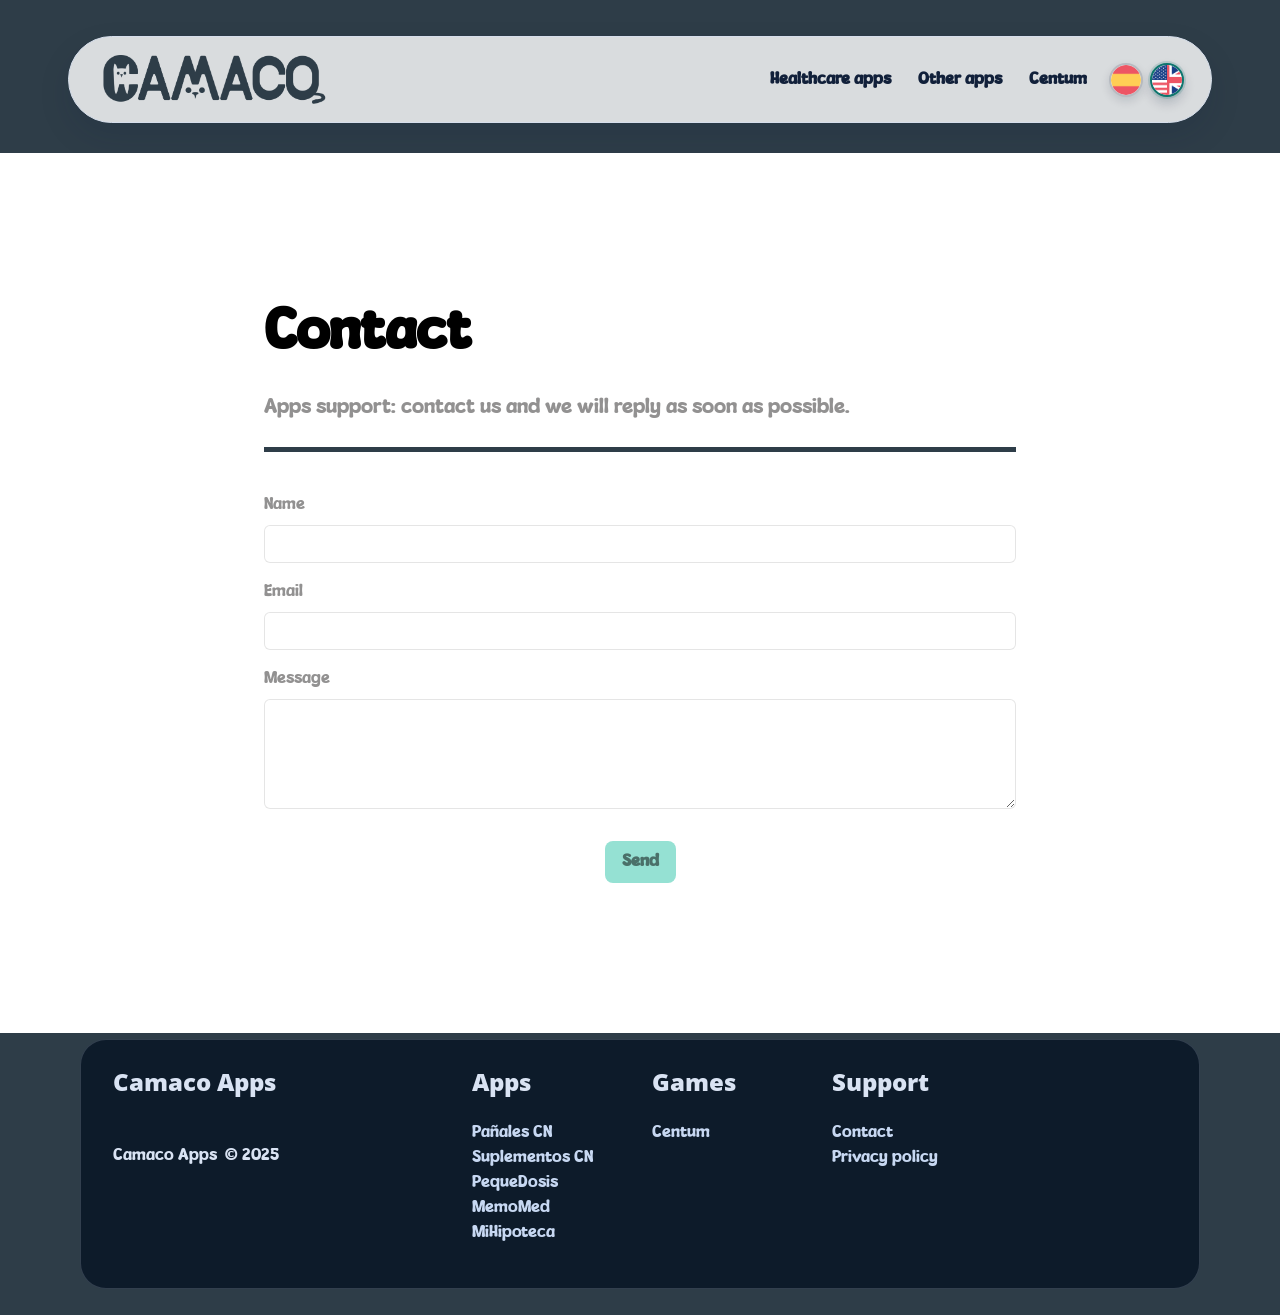
<file: contacto/index.html>
<!doctype html>
<html lang="es">
<head>
    <meta charset="utf-8">
    <meta name="keywords" content="">
    <meta name="description" content="Contacto de Camaco Apps para consultas, soporte y dudas sobre nuestras aplicaciones.">
    <meta property="og:type" content="website">
    <meta property="og:site_name" content="Camaco Apps">
    <meta property="og:locale" content="es_ES">
    <meta property="og:title" content="Contacto | Camaco Apps">
    <meta property="og:description" content="Ponte en contacto con Camaco Apps para soporte y consultas.">
    <meta property="og:url" content="https://camacoapps.github.io/contacto/">
    <meta property="og:image" content="https://camacoapps.github.io/img/logo-camaco.png">
    <meta name="viewport" content="width=device-width, initial-scale=1.0, viewport-fit=cover">
	<meta name="robots" content="index, follow">
    <link rel="shortcut icon" type="image/x-icon" href="../favicon.ico">
    
	<link rel="stylesheet" type="text/css" href="../all.css?2709">
	<link rel="stylesheet" type="text/css" href="../assets/css/styles.css?v=20260215">
	<link href='https://fonts.googleapis.com/css?family=Open+Sans:400,600,700,800&display=swap&subset=latin,latin-ext' rel='stylesheet' type='text/css'>
    <title>Contacto | Camaco Apps</title>
<link rel="apple-touch-icon" sizes="180x180" href="/apple-touch-icon.png?v=20260405b">
<link rel="icon" type="image/png" sizes="32x32" href="/favicon-32x32.png?v=20260405b">
<link rel="icon" type="image/png" sizes="16x16" href="/favicon-16x16.png?v=20260405b">
    <link rel="icon" href="/favicon.ico?v=20260405b" sizes="any">
<link rel="manifest" href="/site.webmanifest?v=20260405b">
<link rel="mask-icon" href="/safari-pinned-tab.svg" color="#2e3d48">
<meta name="msapplication-TileColor" content="#2e3d48">
<meta name="msapplication-config" content="/browserconfig.xml">
<meta name="theme-color" content="#2e3d48">
<meta name="apple-itunes-app" content="app-id=6741180099, app-argument=https://apps.apple.com/es/app/pa%C3%B1ales-cn/id6741180099">



    
<!-- Analytics -->
 
<!-- Analytics END -->
    
</head>
<body data-clean-url="true">

<!-- Preloader -->
<div id="page-loading-blocs-notifaction" class="page-preloader"></div>
<!-- Preloader END -->


<!-- Main container -->
<div class="page-container">
    
<header>

<!-- navigation -->
<div class="bloc primary-gradient-bg l-bloc none " id="navigation">
	<div class="container bloc-sm bloc-no-padding-sm bloc-sm-md">
		<div class="row">
			<div class="col">
				<nav class="navbar row navbar-expand-md navbar-dark" role="navigation">
					<div class="container-fluid">
						<a class="navbar-brand img-protected ltc-5851 link-navigation-style" href="../index.html"><img src="../img/logo-camaco.png" alt="Camaco Apps" class="navbar-brand-logo" width="242" height="60"></a> 
						<button id="nav-toggle" type="button" class="ui-navbar-toggler navbar-toggler border-0 p-0 ms-auto me-md-0" aria-expanded="false" aria-label="Toggle navigation" data-bs-toggle="collapse" data-bs-target=".navbar-2066">
							<span class="navbar-toggler-icon"><svg height="32" viewBox="0 0 32 32" width="32"><path class="svg-menu-icon" d="m2 9h28m-28 7h28m-28 7h28"></path></svg></span>
						</button>
							<div class="collapse navbar-collapse navbar-2066">
										<ul class="site-navigation nav navbar-nav ms-auto">
											<li class="nav-item"><a href="../index.html#apps-sanitarias" class="nav-link" data-i18n="nav.healthApps">Apps sanitarias</a></li>
											<li class="nav-item"><a href="../index.html#otras-apps" class="nav-link" data-i18n="nav.otherApps">Otras apps</a></li>
											<li class="nav-item"><a href="../centum/index.html" class="nav-link" data-i18n="nav.centum">Centum</a></li>
										</ul>
								</div>
							<div class="language-selector" role="group" aria-label="Selector de idioma / Language selector">
								<button type="button" class="lang-flag is-active" data-lang="es" aria-label="Español" aria-pressed="true" title="Español">
									<img src="../img/icons/es.png" alt="Español" width="34" height="34" loading="lazy">
									<span class="visually-hidden">Español</span>
								</button>
								<button type="button" class="lang-flag" data-lang="en" aria-label="English" aria-pressed="false" title="English">
									<img src="../img/icons/en.png" alt="English" width="34" height="34" loading="lazy">
									<span class="visually-hidden">English</span>
								</button>
							</div>
						</div>
					</nav>
				</div>
		</div>
	</div>
</div>
<!-- navigation END -->

</header>
<main>

<!-- contact -->
<div class="bloc bgc-4279 l-bloc" id="contact">
	<div class="container bloc-xl-lg bloc-md bloc-lg-md">
		<div class="row">
				<div class="text-md-start col-lg-8 offset-lg-2 text-sm-start text-start offset-md-1 col-sm-12 offset-sm-0 col-md-10">
					<h2 class="text-start page-title tc-458 mb-4 h2-style" data-i18n="contact.title">
						Contacto
					</h2>
					<p class="text-start sub-heading mb-4 p-contact-style" data-i18n="contact.subtitle">
						No dude en ponerse en contacto con cualquiera de sus preguntas sobre nuestro producto y servicio. Responderemos lo antes posible.<br>
					</p>
					<div class="divider-h site-divider">
					</div>
					<form id="contact_form" data-form-type="blocs-form" novalidate="" data-success-msg="Your message has been sent." data-fail-msg="Sorry it seems that our mail server is not responding, Sorry for the inconvenience!">
						<input id="contact_area" type="hidden" value="apps">
						<div class="form-group mb-3">
							<label class="form-label label-style" data-i18n="contact.name">
								Nombre
							</label>
							<input id="name" class="form-control" required="">
						</div>
						<div class="form-group mb-3">
							<label class="form-label label-email-style" data-i18n="contact.email">
								Email
							</label>
							<input id="email" class="form-control" type="email" data-error-validation-msg="Not a valid email address" required="">
						</div>
						<div class="form-group mb-3">
							<label class="form-label label-message-style" data-i18n="contact.message">
								Mensaje
							</label><textarea id="message" class="form-control" rows="4" cols="50" required=""></textarea>
						</div>
						<div class="text-center">
							<button class="bloc-button btn btn-lg mt-3 btn-c-6694" type="submit" data-i18n="contact.send">
								Enviar
							</button>
						</div>
					</form>
			</div>
		</div>
	</div>
</div>
<!-- contact END -->

</main>
<!-- ScrollToTop Button -->
<button aria-label="Scroll to top button" class="bloc-button btn btn-d scrollToTop" onclick="scrollToTarget('1',this)"><svg xmlns="http://www.w3.org/2000/svg" width="22" height="22" viewBox="0 0 32 32"><path class="scroll-to-top-btn-icon" d="M30,22.656l-14-13-14,13"/></svg></button>
<!-- ScrollToTop Button END-->


<footer>

<!-- footer -->
<div class="bloc tc-426 bgc-5851 d-bloc" id="footer">
	<div class="container bloc-md-sm bloc-lg-md bloc-md">
		<div class="row">
			<div class="col-lg-3 col-sm-12 col-md-12 mb-3">
				<h4 class="text-sm-start text-start tc-4279 mb-4">
					Camaco Apps
				</h4>
				<p class="text-sm-start float-none text-start tc-4279">
					<br>Camaco Apps &nbsp;© 2025
				</p>
			</div>
				<div class="col-sm-6 col-lg-2 offset-lg-1 col-md-3 mb-3">
					<h4 class="text-sm-start text-start tc-4279 mb-4" data-i18n="footer.apps">
						Apps
						</h4><a href="../pcn/index.html" class="a-btn a-block">Pañales CN</a><a href="../scn/index.html" class="a-btn a-block">Suplementos CN</a><a href="../pequedosis/index.html" class="a-btn a-block">PequeDosis</a><a href="../memomed/index.html" class="a-btn a-block">MemoMed</a><a href="../mihipoteca/index.html" class="a-btn a-block">MiHipoteca</a>
					</div>
				<div class="col-md-3 col-sm-6 col-lg-2 mb-3">
					<h4 class="text-sm-start text-start tc-4279 mb-4" data-i18n="footer.games">
						Juegos
					</h4><a href="../centum/index.html" class="a-btn a-block">Centum</a>
				</div>
				<div class="col-md-3 col-sm-6 col-lg-2">
					<h4 class="text-sm-start text-start tc-4279 mb-4" data-i18n="footer.support">Soporte</h4><a href="./index.html" class="a-btn a-block" data-i18n="footer.contact">Contacto</a><a href="../politicadeprivacidad/index.html" class="a-btn a-block" data-i18n="footer.policy">Política de Privacidad</a>
				</div>
			</div>
		</div>
</div>
<!-- footer END -->

</footer>
</div>
<!-- Main container END -->
    


<!-- Additional JS -->
<script src="../js/all.js?5404"></script>
<script>
window.pageTranslations = {
	es: {
		"meta.title": "Contacto | Camaco Apps",
		"meta.description": "Contacto de Camaco Apps para consultas, soporte y dudas sobre nuestras aplicaciones.",
		"meta.ogTitle": "Contacto | Camaco Apps",
		"meta.ogDescription": "Ponte en contacto con Camaco Apps para soporte y consultas.",
		"meta.ogLocale": "es_ES",
		"contact.title": "Contacto",
		"contact.subtitle": "No dude en ponerse en contacto con cualquiera de sus preguntas sobre nuestro producto y servicio. Responderemos lo antes posible.",
		"contact.name": "Nombre",
		"contact.email": "Email",
		"contact.message": "Mensaje",
		"contact.send": "Enviar"
	},
	en: {
		"meta.title": "Contact | Camaco Apps",
		"meta.description": "Contact Camaco Apps for support, questions, and app-related inquiries.",
		"meta.ogTitle": "Contact | Camaco Apps",
		"meta.ogDescription": "Get in touch with Camaco Apps for support and questions.",
		"meta.ogLocale": "en_GB",
		"contact.title": "Contact",
		"contact.subtitle": "Feel free to contact us with any questions about our products and services. We will respond as soon as possible.",
		"contact.name": "Name",
		"contact.email": "Email",
		"contact.message": "Message",
		"contact.send": "Send"
	}
};

(function () {
	var params = new URLSearchParams(window.location.search);
	var area = params.get("area") === "games" ? "games" : "apps";
	var areaInput = document.getElementById("contact_area");
	var footerContactLink = document.querySelector('a[data-i18n="footer.contact"]');

	if (areaInput) {
		areaInput.value = area;
	}

	if (footerContactLink) {
		footerContactLink.setAttribute("href", "./index.html?area=" + area);
	}

	if (area === "games") {
		window.pageTranslations.es["contact.subtitle"] = "Soporte de Games (Centum): escríbenos y te responderemos lo antes posible.";
		window.pageTranslations.en["contact.subtitle"] = "Games support (Centum): contact us and we will reply as soon as possible.";
	} else {
		window.pageTranslations.es["contact.subtitle"] = "Soporte de Apps: escríbenos y te responderemos lo antes posible.";
		window.pageTranslations.en["contact.subtitle"] = "Apps support: contact us and we will reply as soon as possible.";
	}
})();
</script>
<script src="../assets/js/main.js?v=20260215"></script><!-- Additional JS END -->


</body>
</html>
</file>
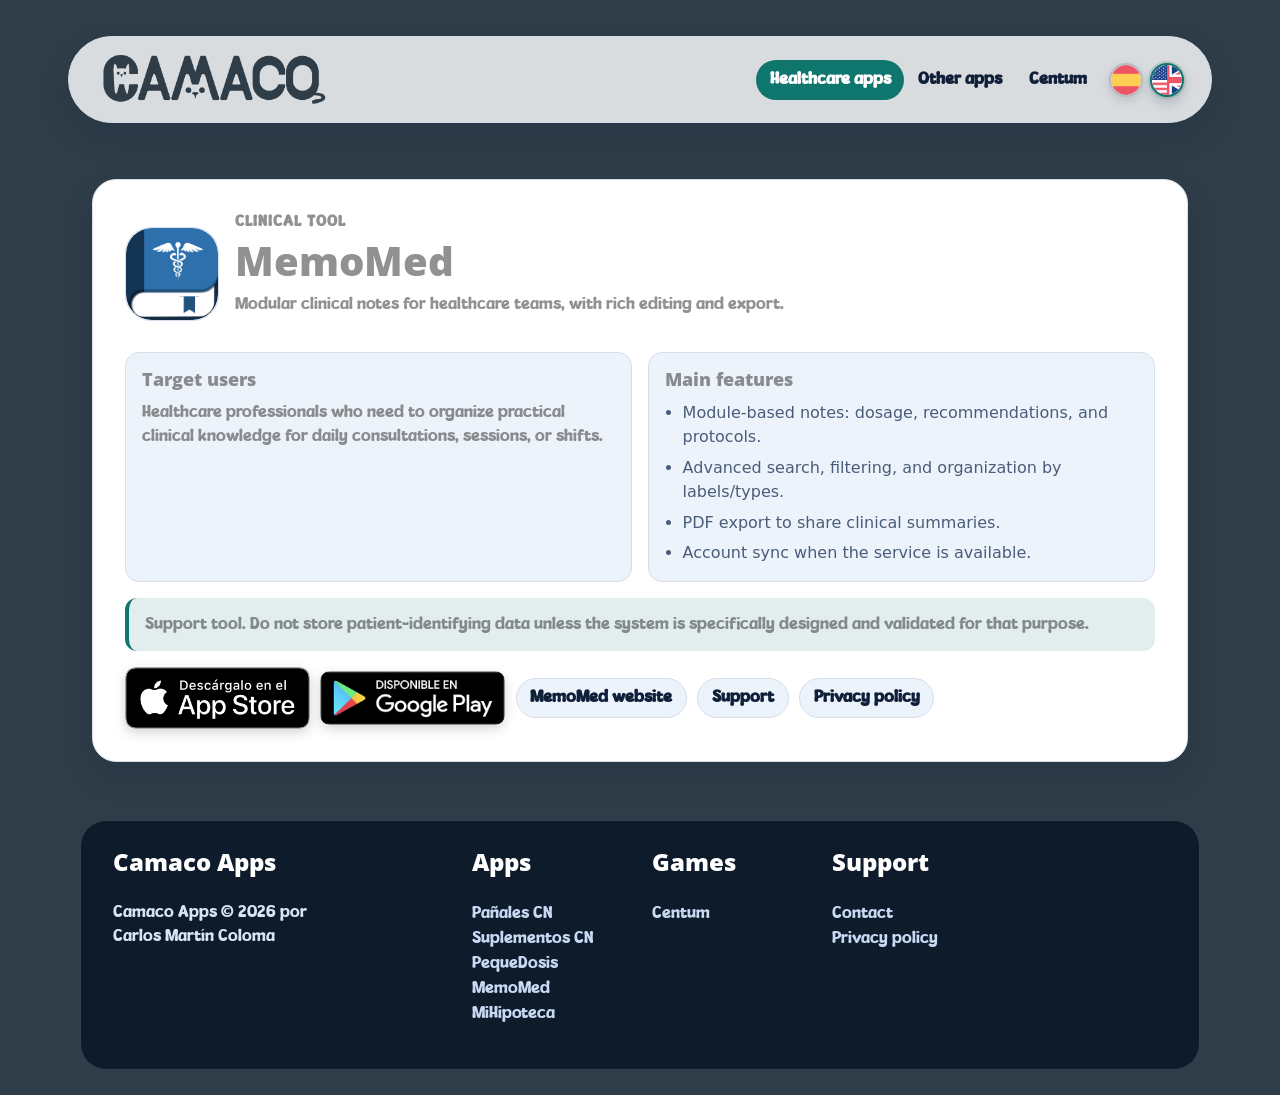
<file: memomed/index.html>
<!doctype html>
<html lang="es">
<head>
    <meta charset="utf-8">
    <meta name="keywords" content="MemoMed, notas clínicas, editor clínico, sanitarios">
    <meta name="description" content="MemoMed: notas clínicas modulares para sanitarios con búsqueda, etiquetado y exportación.">
    <meta name="viewport" content="width=device-width, initial-scale=1.0, viewport-fit=cover">
    <meta name="robots" content="index, follow">
    <meta property="og:type" content="website">
    <meta property="og:site_name" content="Camaco Apps">
    <meta property="og:locale" content="es_ES">
    <meta property="og:title" content="MemoMed | Camaco Apps">
    <meta property="og:description" content="Notas clínicas modulares con editor enriquecido y exportación para profesionales sanitarios.">
    <meta property="og:url" content="https://camacoapps.github.io/memomed/">
    <meta property="og:image" content="https://camacoapps.github.io/assets/img/icon-memomed.svg">
    <meta name="theme-color" content="#2e3d48">

    <link rel="shortcut icon" type="image/x-icon" href="../favicon.ico">
    <link rel="stylesheet" type="text/css" href="../all.css?2709">
    <link rel="stylesheet" type="text/css" href="../assets/css/styles.css?v=20260215">
    <link href="https://fonts.googleapis.com/css?family=Open+Sans:400,600,700,800&display=swap&subset=latin,latin-ext" rel="stylesheet" type="text/css">

    <title>MemoMed | Camaco Apps</title>

    <link rel="apple-touch-icon" sizes="180x180" href="/apple-touch-icon.png?v=20260405b">
    <link rel="icon" type="image/png" sizes="32x32" href="/favicon-32x32.png?v=20260405b">
    <link rel="icon" type="image/png" sizes="16x16" href="/favicon-16x16.png?v=20260405b">
    <link rel="icon" href="/favicon.ico?v=20260405b" sizes="any">
    <link rel="manifest" href="/site.webmanifest?v=20260405b">
    <link rel="mask-icon" href="/safari-pinned-tab.svg" color="#2e3d48">
    <meta name="msapplication-TileColor" content="#2e3d48">
<meta name="msapplication-config" content="/browserconfig.xml">
</head>
<body data-clean-url="true">

<div id="page-loading-blocs-notifaction" class="page-preloader"></div>

<div class="page-container">
    <header>
        <div class="bloc l-bloc" id="navigation">
            <div class="container bloc-sm bloc-no-padding-sm bloc-sm-md">
                <div class="row">
                    <div class="col">
                        <nav class="navbar row navbar-expand-md navbar-dark" role="navigation" aria-label="Navegación principal">
                            <div class="container-fluid">
                                <a class="navbar-brand img-protected link-navigation-style" href="../index.html">
                                    <img src="../img/logo-camaco.png" alt="Camaco Apps" class="navbar-brand-logo" width="242" height="60">
                                </a>
                                <button id="nav-toggle" type="button" class="ui-navbar-toggler navbar-toggler border-0 p-0 ms-auto me-md-0" aria-expanded="false" aria-label="Mostrar u ocultar navegación" data-bs-toggle="collapse" data-bs-target=".navbar-2066">
                                    <span class="navbar-toggler-icon">
                                        <svg height="32" viewBox="0 0 32 32" width="32" aria-hidden="true">
                                            <path class="svg-menu-icon" d="m2 9h28m-28 7h28m-28 7h28"></path>
                                        </svg>
                                    </span>
                                </button>
                                <div class="collapse navbar-collapse navbar-2066">
                                    <ul class="site-navigation nav navbar-nav ms-auto">
                                        <li class="nav-item"><a href="../index.html#apps-sanitarias" class="nav-link" aria-current="page" data-i18n="nav.healthApps">Apps sanitarias</a></li>
                                        <li class="nav-item"><a href="../index.html#otras-apps" class="nav-link" data-i18n="nav.otherApps">Otras apps</a></li>
                                        <li class="nav-item"><a href="../centum/index.html" class="nav-link" data-i18n="nav.centum">Centum</a></li>
                                    </ul>
                                </div>
                                <div class="language-selector" role="group" aria-label="Selector de idioma / Language selector">
                                    <button type="button" class="lang-flag is-active" data-lang="es" aria-label="Español" aria-pressed="true" title="Español">
                                        <img src="../img/icons/es.png" alt="Español" width="34" height="34" loading="lazy">
                                        <span class="visually-hidden">Español</span>
                                    </button>
                                    <button type="button" class="lang-flag" data-lang="en" aria-label="English" aria-pressed="false" title="English">
                                        <img src="../img/icons/en.png" alt="English" width="34" height="34" loading="lazy">
                                        <span class="visually-hidden">English</span>
                                    </button>
                                </div>
                            </div>
                        </nav>
                    </div>
                </div>
            </div>
        </div>
    </header>

    <main class="app-detail-main">
        <div class="container">
            <article class="app-detail-card">
                <header class="app-detail-header">
                    <div class="app-detail-icon">
                        <img src="../img/IconMMM.png" alt="Icono de MemoMed" width="70" height="70" data-fallback="../assets/img/icon-memomed.svg" data-initials="MM">
                    </div>
                    <div>
                        <p class="app-detail-kicker" data-i18n="memomed.kicker">Herramienta clínica</p>
                        <h1 class="app-detail-title">MemoMed</h1>
                        <p class="app-detail-description" data-i18n="memomed.description">Notas clínicas modulares para sanitarios, con editor enriquecido y exportación.</p>
                    </div>
                </header>

                <div class="app-columns">
                    <section class="app-panel">
                        <h2 data-i18n="memomed.section.target">Público objetivo</h2>
                        <p data-i18n="memomed.section.targetText">Profesionales sanitarios que necesitan organizar conocimiento clínico operativo para consulta diaria, sesiones o guardias.</p>
                    </section>

                    <section class="app-panel">
                        <h2 data-i18n="memomed.section.features">Funciones principales</h2>
                        <ul>
                            <li data-i18n="memomed.feature.1">Notas con módulos: posología, recomendaciones y protocolos.</li>
                            <li data-i18n="memomed.feature.2">Búsqueda avanzada, filtrado y clasificación por etiquetas/tipos.</li>
                            <li data-i18n="memomed.feature.3">Exportación a PDF para compartir resúmenes clínicos.</li>
                            <li data-i18n="memomed.feature.4">Sincronización por cuenta cuando el servicio esté disponible.</li>
                        </ul>
                    </section>
                </div>

                <p class="app-note" data-i18n="memomed.note">Herramienta de apoyo. No almacenes datos identificativos de pacientes si no está diseñada y validada para ese uso.</p>

                <div class="app-links" aria-label="Enlaces de MemoMed">
                    <a class="store-btn" href="#" aria-label="Consultar disponibilidad de MemoMed en App Store (próximamente)">
                        <img src="../img/DAS-1.png" alt="App Store (próximamente)" width="185" height="62" loading="lazy">
                    </a>
                    <a class="store-btn" href="#" aria-label="Consultar disponibilidad de MemoMed en Google Play (próximamente)">
                        <img src="../img/gplay.png" alt="Google Play (próximamente)" width="185" height="55" loading="lazy">
                    </a>
                    <a class="btn-link-pill" href="https://memomed.app" target="_blank" rel="noopener noreferrer" data-i18n="memomed.web">Web MemoMed</a>
                    <a class="btn-link-pill" href="../contacto/index.html?area=apps" data-i18n="common.support">Soporte</a>
                    <a class="btn-link-pill" href="../politicadeprivacidad/index.html" data-i18n="common.privacy">Política de privacidad</a>
                </div>
            </article>
        </div>
    </main>

    <button aria-label="Scroll to top button" class="bloc-button btn btn-d scrollToTop" onclick="scrollToTarget('1',this)">
        <svg xmlns="http://www.w3.org/2000/svg" width="22" height="22" viewBox="0 0 32 32" aria-hidden="true">
            <path class="scroll-to-top-btn-icon" d="M30,22.656l-14-13-14,13"></path>
        </svg>
    </button>

    <footer>
        <div class="bloc d-bloc" id="footer">
            <div class="container bloc-md-sm bloc-lg-md bloc-md">
                <div class="row">
                    <div class="col-lg-3 col-sm-12 col-md-12 mb-3">
                        <h4 class="text-sm-start text-start mb-4">Camaco Apps</h4>
                        <p class="text-sm-start float-none text-start">Camaco Apps © <span data-current-year>2026</span> por Carlos Martín Coloma</p>
                    </div>
                    <div class="col-sm-6 col-lg-2 offset-lg-1 col-md-3 mb-3">
                        <h4 class="text-sm-start text-start mb-4" data-i18n="footer.apps">Apps</h4>
                        <a href="../pcn/index.html" class="a-btn a-block">Pañales CN</a>
                        <a href="../scn/index.html" class="a-btn a-block">Suplementos CN</a>
                        <a href="../pequedosis/index.html" class="a-btn a-block">PequeDosis</a>
                        <a href="./index.html" class="a-btn a-block">MemoMed</a>
                        <a href="../mihipoteca/index.html" class="a-btn a-block">MiHipoteca</a>
                    </div>
                    <div class="col-md-3 col-sm-6 col-lg-2 mb-3">
                        <h4 class="text-sm-start text-start mb-4" data-i18n="footer.games">Juegos</h4>
                        <a href="../centum/index.html" class="a-btn a-block">Centum</a>
                    </div>
                    <div class="col-md-3 col-sm-6 col-lg-2 mb-3">
                        <h4 class="text-sm-start text-start mb-4" data-i18n="footer.support">Soporte</h4>
                        <a href="../contacto/index.html?area=apps" class="a-btn a-block" data-i18n="footer.contact">Contacto</a>
                        <a href="../politicadeprivacidad/index.html" class="a-btn a-block" data-i18n="footer.policy">Política de privacidad</a>
                    </div>
                </div>
            </div>
        </div>
    </footer>
</div>

<script src="../js/all.js?5404"></script>
<script>
window.pageTranslations = {
    es: {
        "meta.title": "MemoMed | Camaco Apps",
        "meta.description": "MemoMed: notas clínicas modulares para sanitarios con búsqueda, etiquetado y exportación.",
        "meta.ogTitle": "MemoMed | Camaco Apps",
        "meta.ogDescription": "Notas clínicas modulares con editor enriquecido y exportación para profesionales sanitarios.",
        "meta.ogLocale": "es_ES",
        "memomed.kicker": "Herramienta clínica",
        "memomed.description": "Notas clínicas modulares para sanitarios, con editor enriquecido y exportación.",
        "memomed.section.target": "Público objetivo",
        "memomed.section.targetText": "Profesionales sanitarios que necesitan organizar conocimiento clínico operativo para consulta diaria, sesiones o guardias.",
        "memomed.section.features": "Funciones principales",
        "memomed.feature.1": "Notas con módulos: posología, recomendaciones y protocolos.",
        "memomed.feature.2": "Búsqueda avanzada, filtrado y clasificación por etiquetas/tipos.",
        "memomed.feature.3": "Exportación a PDF para compartir resúmenes clínicos.",
        "memomed.feature.4": "Sincronización por cuenta cuando el servicio esté disponible.",
        "memomed.note": "Herramienta de apoyo. No almacenes datos identificativos de pacientes si no está diseñada y validada para ese uso.",
        "memomed.web": "Web MemoMed"
    },
    en: {
        "meta.title": "MemoMed | Camaco Apps",
        "meta.description": "MemoMed: modular clinical notes for healthcare professionals with search, tagging, and export.",
        "meta.ogTitle": "MemoMed | Camaco Apps",
        "meta.ogDescription": "Modular clinical notes with rich editing and export for healthcare professionals.",
        "meta.ogLocale": "en_GB",
        "memomed.kicker": "Clinical Tool",
        "memomed.description": "Modular clinical notes for healthcare teams, with rich editing and export.",
        "memomed.section.target": "Target users",
        "memomed.section.targetText": "Healthcare professionals who need to organize practical clinical knowledge for daily consultations, sessions, or shifts.",
        "memomed.section.features": "Main features",
        "memomed.feature.1": "Module-based notes: dosage, recommendations, and protocols.",
        "memomed.feature.2": "Advanced search, filtering, and organization by labels/types.",
        "memomed.feature.3": "PDF export to share clinical summaries.",
        "memomed.feature.4": "Account sync when the service is available.",
        "memomed.note": "Support tool. Do not store patient-identifying data unless the system is specifically designed and validated for that purpose.",
        "memomed.web": "MemoMed website"
    }
};
</script>
<script src="../assets/js/main.js?v=20260215"></script>
</body>
</html>
</file>
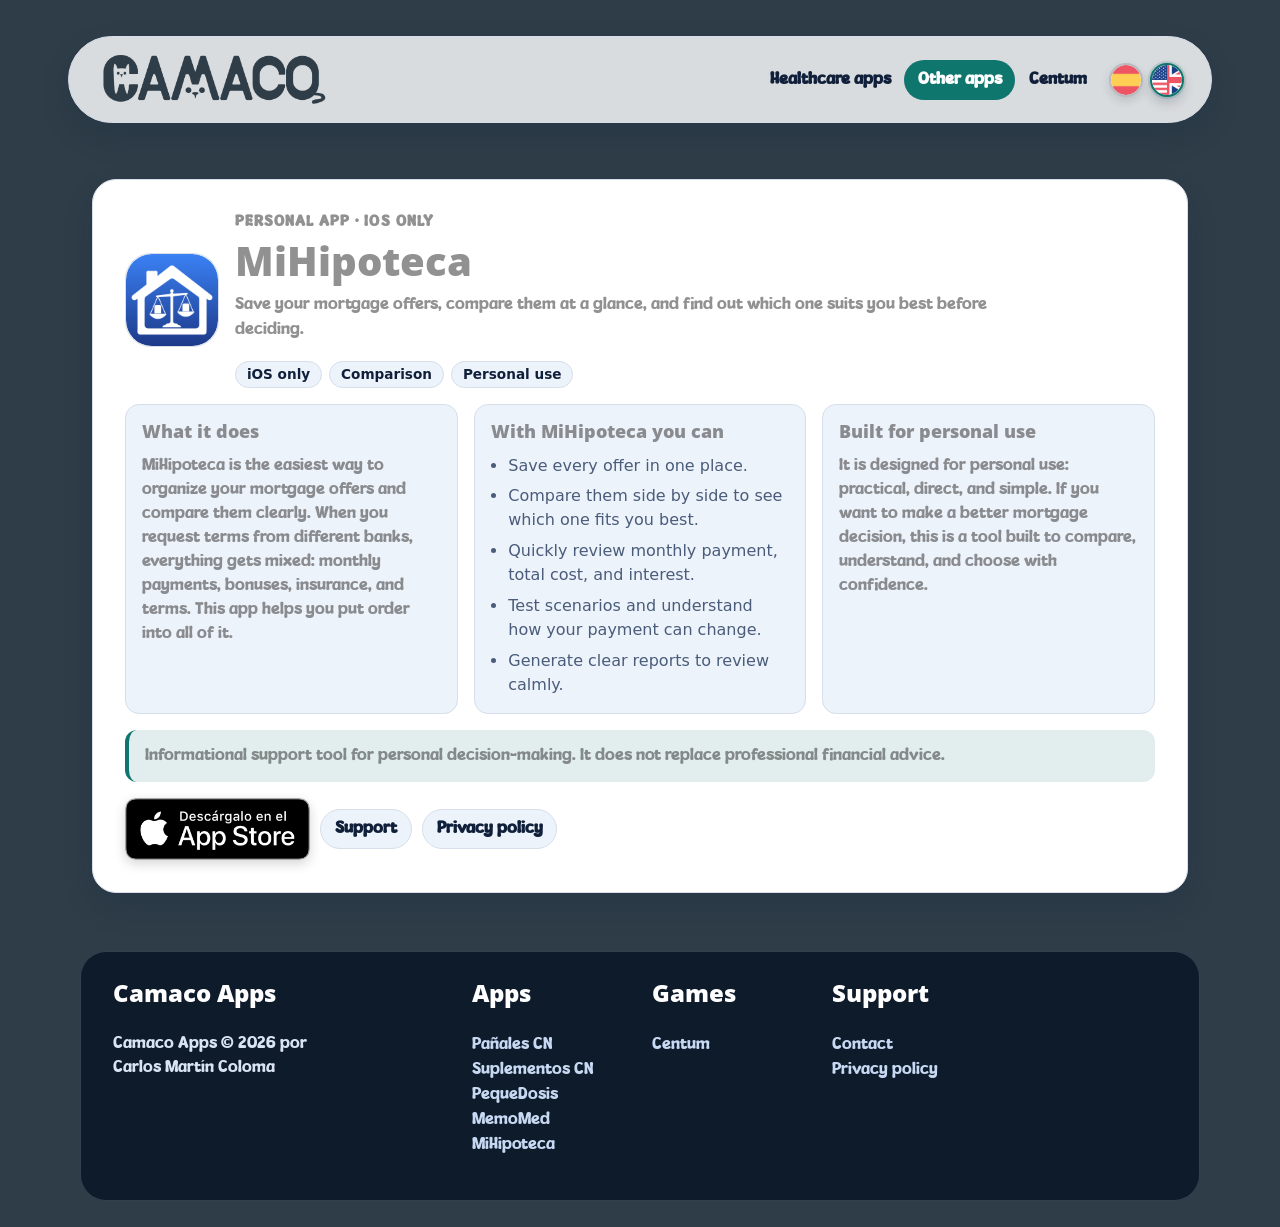
<file: mihipoteca/index.html>
<!doctype html>
<html lang="es">
<head>
    <meta charset="utf-8">
    <meta name="keywords" content="MiHipoteca, hipoteca, comparación, ofertas hipotecarias, iOS">
    <meta name="description" content="MiHipoteca: guarda, compara y analiza ofertas hipotecarias para elegir con claridad antes de decidir.">
    <meta name="viewport" content="width=device-width, initial-scale=1.0, viewport-fit=cover">
    <meta name="robots" content="index, follow">
    <meta property="og:type" content="website">
    <meta property="og:site_name" content="Camaco Apps">
    <meta property="og:locale" content="es_ES">
    <meta property="og:title" content="MiHipoteca | Camaco Apps">
    <meta property="og:description" content="Organiza tus ofertas hipotecarias, compáralas de un vistazo y decide con confianza.">
    <meta property="og:url" content="https://camacoapps.github.io/mihipoteca/">
    <meta property="og:image" content="https://camacoapps.github.io/img/IconMiHipoteca.png">
    <meta name="theme-color" content="#2e3d48">
    <meta name="apple-itunes-app" content="app-id=6761298164, app-argument=https://apps.apple.com/us/app/mihipoteca-personal/id6761298164">

    <link rel="shortcut icon" type="image/x-icon" href="../favicon.ico">
    <link rel="stylesheet" type="text/css" href="../all.css?2709">
    <link rel="stylesheet" type="text/css" href="../assets/css/styles.css?v=20260215">
    <link href="https://fonts.googleapis.com/css?family=Open+Sans:400,600,700,800&display=swap&subset=latin,latin-ext" rel="stylesheet" type="text/css">

    <title>MiHipoteca | Camaco Apps</title>

    <link rel="apple-touch-icon" sizes="180x180" href="/apple-touch-icon.png?v=20260405b">
    <link rel="icon" type="image/png" sizes="32x32" href="/favicon-32x32.png?v=20260405b">
    <link rel="icon" type="image/png" sizes="16x16" href="/favicon-16x16.png?v=20260405b">
    <link rel="icon" href="/favicon.ico?v=20260405b" sizes="any">
    <link rel="manifest" href="/site.webmanifest?v=20260405b">
    <link rel="mask-icon" href="/safari-pinned-tab.svg" color="#2e3d48">
    <meta name="msapplication-TileColor" content="#2e3d48">
    <meta name="msapplication-config" content="/browserconfig.xml">
</head>
<body data-clean-url="true">

<div id="page-loading-blocs-notifaction" class="page-preloader"></div>

<div class="page-container">
    <header>
        <div class="bloc l-bloc" id="navigation">
            <div class="container bloc-sm bloc-no-padding-sm bloc-sm-md">
                <div class="row">
                    <div class="col">
                        <nav class="navbar row navbar-expand-md navbar-dark" role="navigation" aria-label="Navegación principal">
                            <div class="container-fluid">
                                <a class="navbar-brand img-protected link-navigation-style" href="../index.html">
                                    <img src="../img/logo-camaco.png" alt="Camaco Apps" class="navbar-brand-logo" width="242" height="60">
                                </a>
                                <button id="nav-toggle" type="button" class="ui-navbar-toggler navbar-toggler border-0 p-0 ms-auto me-md-0" aria-expanded="false" aria-label="Mostrar u ocultar navegación" data-bs-toggle="collapse" data-bs-target=".navbar-2066">
                                    <span class="navbar-toggler-icon">
                                        <svg height="32" viewBox="0 0 32 32" width="32" aria-hidden="true">
                                            <path class="svg-menu-icon" d="m2 9h28m-28 7h28m-28 7h28"></path>
                                        </svg>
                                    </span>
                                </button>
                                <div class="collapse navbar-collapse navbar-2066">
                                    <ul class="site-navigation nav navbar-nav ms-auto">
                                        <li class="nav-item"><a href="../index.html#apps-sanitarias" class="nav-link" data-i18n="nav.healthApps">Apps sanitarias</a></li>
                                        <li class="nav-item"><a href="../index.html#otras-apps" class="nav-link" aria-current="page" data-i18n="nav.otherApps">Otras apps</a></li>
                                        <li class="nav-item"><a href="../centum/index.html" class="nav-link" data-i18n="nav.centum">Centum</a></li>
                                    </ul>
                                </div>
                                <div class="language-selector" role="group" aria-label="Selector de idioma / Language selector">
                                    <button type="button" class="lang-flag is-active" data-lang="es" aria-label="Español" aria-pressed="true" title="Español">
                                        <img src="../img/icons/es.png" alt="Español" width="34" height="34" loading="lazy">
                                        <span class="visually-hidden">Español</span>
                                    </button>
                                    <button type="button" class="lang-flag" data-lang="en" aria-label="English" aria-pressed="false" title="English">
                                        <img src="../img/icons/en.png" alt="English" width="34" height="34" loading="lazy">
                                        <span class="visually-hidden">English</span>
                                    </button>
                                </div>
                            </div>
                        </nav>
                    </div>
                </div>
            </div>
        </div>
    </header>

    <main class="app-detail-main">
        <div class="container">
            <article class="app-detail-card">
                <header class="app-detail-header">
                    <div class="app-detail-icon">
                        <img src="../img/IconMiHipoteca.png" alt="Icono de MiHipoteca" width="70" height="70" data-fallback="../assets/img/app-placeholder.svg" data-initials="MH">
                    </div>
                    <div>
                        <p class="app-detail-kicker" data-i18n="mh.kicker">App personal · solo iOS</p>
                        <h1 class="app-detail-title">MiHipoteca</h1>
                        <p class="app-detail-description" data-i18n="mh.description">Guarda tus ofertas hipotecarias, compáralas de un vistazo y descubre cuál te conviene más antes de decidir.</p>
                        <div class="app-chips" aria-label="Etiquetas de MiHipoteca">
                            <span class="app-chip" data-i18n="mh.chip.ios">Solo iOS</span>
                            <span class="app-chip" data-i18n="mh.chip.compare">Comparación</span>
                            <span class="app-chip" data-i18n="mh.chip.personal">Uso personal</span>
                        </div>
                    </div>
                </header>

                <div class="app-columns">
                    <section class="app-panel">
                        <h2 data-i18n="mh.section.what">Qué hace</h2>
                        <p data-i18n="mh.section.whatText">MiHipoteca es la forma más sencilla de organizar tus ofertas de hipoteca y compararlas con claridad. Cuando empiezas a pedir condiciones en bancos distintos, todo se mezcla: cuotas, bonificaciones, seguros y plazos. Esta app te ayuda a poner orden.</p>
                    </section>

                    <section class="app-panel">
                        <h2 data-i18n="mh.section.features">Con MiHipoteca puedes</h2>
                        <ul>
                            <li data-i18n="mh.feature.1">Guardar cada oferta en un solo lugar.</li>
                            <li data-i18n="mh.feature.2">Compararlas lado a lado para ver cuál te conviene más.</li>
                            <li data-i18n="mh.feature.3">Ver rápidamente cuota mensual, coste total e intereses.</li>
                            <li data-i18n="mh.feature.4">Probar escenarios y entender cómo puede cambiar tu cuota.</li>
                            <li data-i18n="mh.feature.5">Generar informes claros para revisarlos con calma.</li>
                        </ul>
                    </section>

                    <section class="app-panel">
                        <h2 data-i18n="mh.section.forYou">Pensada para ti</h2>
                        <p data-i18n="mh.section.forYouText">Está pensada para uso personal: práctica, directa y sin complicaciones. Si quieres decidir mejor tu hipoteca, aquí tienes una herramienta hecha para comparar, entender y elegir con confianza.</p>
                    </section>
                </div>

                <p class="app-note" data-i18n="mh.note">Herramienta informativa para apoyo a la decisión personal. No sustituye asesoramiento financiero profesional.</p>

                <div class="app-links" aria-label="Enlaces de MiHipoteca">
                    <a class="store-btn" href="https://apps.apple.com/us/app/mihipoteca-personal/id6761298164" target="_blank" rel="noopener noreferrer" aria-label="Descargar MiHipoteca en App Store">
                        <img src="../img/DAS-1.png" alt="Disponible en App Store" width="185" height="62" loading="lazy">
                    </a>
                    <a class="btn-link-pill" href="../contacto/index.html?area=apps" data-i18n="common.support">Soporte</a>
                    <a class="btn-link-pill" href="../politicadeprivacidad/index.html" data-i18n="common.privacy">Política de privacidad</a>
                </div>
            </article>
        </div>
    </main>

    <button aria-label="Botón para volver arriba" class="bloc-button btn btn-d scrollToTop" onclick="scrollToTarget('1',this)">
        <svg xmlns="http://www.w3.org/2000/svg" width="22" height="22" viewBox="0 0 32 32" aria-hidden="true">
            <path class="scroll-to-top-btn-icon" d="M30,22.656l-14-13-14,13"></path>
        </svg>
    </button>

    <footer>
        <div class="bloc d-bloc" id="footer">
            <div class="container bloc-md-sm bloc-lg-md bloc-md">
                <div class="row">
                    <div class="col-lg-3 col-sm-12 col-md-12 mb-3">
                        <h4 class="text-sm-start text-start mb-4">Camaco Apps</h4>
                        <p class="text-sm-start float-none text-start">Camaco Apps © <span data-current-year>2026</span> por Carlos Martín Coloma</p>
                    </div>
                    <div class="col-sm-6 col-lg-2 offset-lg-1 col-md-3 mb-3">
                        <h4 class="text-sm-start text-start mb-4" data-i18n="footer.apps">Apps</h4>
                        <a href="../pcn/index.html" class="a-btn a-block">Pañales CN</a>
                        <a href="../scn/index.html" class="a-btn a-block">Suplementos CN</a>
                        <a href="../pequedosis/index.html" class="a-btn a-block">PequeDosis</a>
                        <a href="../memomed/index.html" class="a-btn a-block">MemoMed</a>
                        <a href="./index.html" class="a-btn a-block">MiHipoteca</a>
                    </div>
                    <div class="col-md-3 col-sm-6 col-lg-2 mb-3">
                        <h4 class="text-sm-start text-start mb-4" data-i18n="footer.games">Juegos</h4>
                        <a href="../centum/index.html" class="a-btn a-block">Centum</a>
                    </div>
                    <div class="col-md-3 col-sm-6 col-lg-2 mb-3">
                        <h4 class="text-sm-start text-start mb-4" data-i18n="footer.support">Soporte</h4>
                        <a href="../contacto/index.html?area=apps" class="a-btn a-block" data-i18n="footer.contact">Contacto</a>
                        <a href="../politicadeprivacidad/index.html" class="a-btn a-block" data-i18n="footer.policy">Política de privacidad</a>
                    </div>
                </div>
            </div>
        </div>
    </footer>
</div>

<script src="../js/all.js?5404"></script>
<script>
window.pageTranslations = {
    es: {
        "meta.title": "MiHipoteca | Camaco Apps",
        "meta.description": "MiHipoteca: guarda, compara y analiza ofertas hipotecarias para elegir con claridad antes de decidir.",
        "meta.ogTitle": "MiHipoteca | Camaco Apps",
        "meta.ogDescription": "Organiza tus ofertas hipotecarias, compáralas de un vistazo y decide con confianza.",
        "meta.ogLocale": "es_ES",
        "mh.kicker": "App personal · solo iOS",
        "mh.description": "Guarda tus ofertas hipotecarias, compáralas de un vistazo y descubre cuál te conviene más antes de decidir.",
        "mh.chip.ios": "Solo iOS",
        "mh.chip.compare": "Comparación",
        "mh.chip.personal": "Uso personal",
        "mh.section.what": "Qué hace",
        "mh.section.whatText": "MiHipoteca es la forma más sencilla de organizar tus ofertas de hipoteca y compararlas con claridad. Cuando empiezas a pedir condiciones en bancos distintos, todo se mezcla: cuotas, bonificaciones, seguros y plazos. Esta app te ayuda a poner orden.",
        "mh.section.features": "Con MiHipoteca puedes",
        "mh.feature.1": "Guardar cada oferta en un solo lugar.",
        "mh.feature.2": "Compararlas lado a lado para ver cuál te conviene más.",
        "mh.feature.3": "Ver rápidamente cuota mensual, coste total e intereses.",
        "mh.feature.4": "Probar escenarios y entender cómo puede cambiar tu cuota.",
        "mh.feature.5": "Generar informes claros para revisarlos con calma.",
        "mh.section.forYou": "Pensada para ti",
        "mh.section.forYouText": "Está pensada para uso personal: práctica, directa y sin complicaciones. Si quieres decidir mejor tu hipoteca, aquí tienes una herramienta hecha para comparar, entender y elegir con confianza.",
        "mh.note": "Herramienta informativa para apoyo a la decisión personal. No sustituye asesoramiento financiero profesional."
    },
    en: {
        "meta.title": "MiHipoteca | Camaco Apps",
        "meta.description": "MiHipoteca: save, compare, and review mortgage offers to make a clearer decision.",
        "meta.ogTitle": "MiHipoteca | Camaco Apps",
        "meta.ogDescription": "Organize your mortgage offers, compare them at a glance, and decide with confidence.",
        "meta.ogLocale": "en_GB",
        "mh.kicker": "Personal app · iOS only",
        "mh.description": "Save your mortgage offers, compare them at a glance, and find out which one suits you best before deciding.",
        "mh.chip.ios": "iOS only",
        "mh.chip.compare": "Comparison",
        "mh.chip.personal": "Personal use",
        "mh.section.what": "What it does",
        "mh.section.whatText": "MiHipoteca is the easiest way to organize your mortgage offers and compare them clearly. When you request terms from different banks, everything gets mixed: monthly payments, bonuses, insurance, and terms. This app helps you put order into all of it.",
        "mh.section.features": "With MiHipoteca you can",
        "mh.feature.1": "Save every offer in one place.",
        "mh.feature.2": "Compare them side by side to see which one fits you best.",
        "mh.feature.3": "Quickly review monthly payment, total cost, and interest.",
        "mh.feature.4": "Test scenarios and understand how your payment can change.",
        "mh.feature.5": "Generate clear reports to review calmly.",
        "mh.section.forYou": "Built for personal use",
        "mh.section.forYouText": "It is designed for personal use: practical, direct, and simple. If you want to make a better mortgage decision, this is a tool built to compare, understand, and choose with confidence.",
        "mh.note": "Informational support tool for personal decision-making. It does not replace professional financial advice."
    }
};
</script>
<script src="../assets/js/main.js?v=20260215"></script>
</body>
</html>
</file>
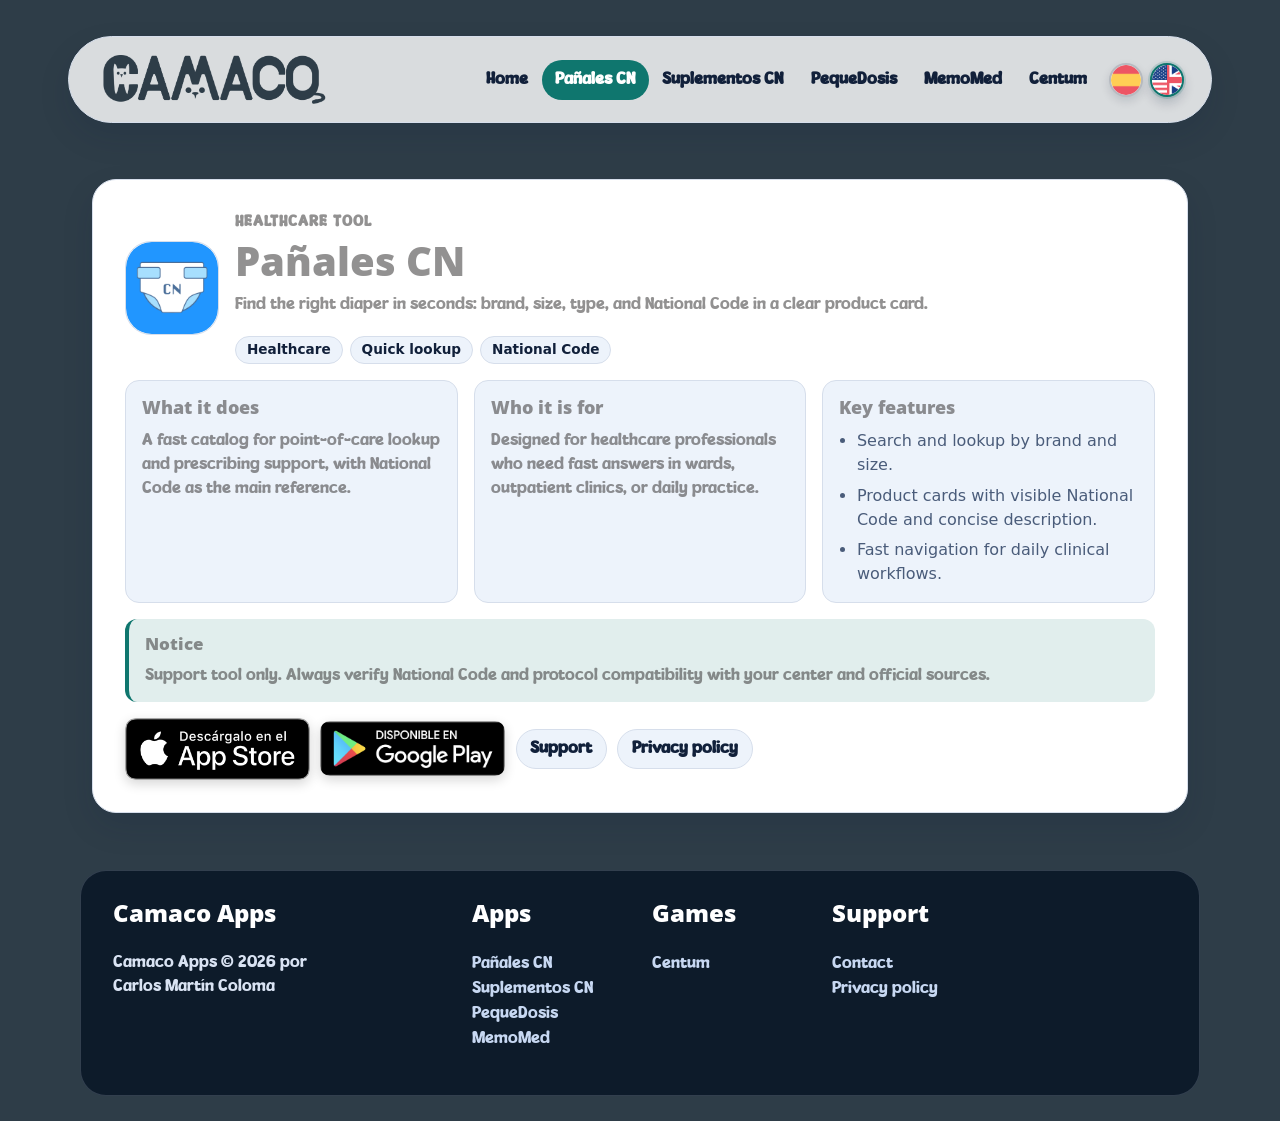
<file: pcn/index.html>
<!doctype html>
<html lang="es">
<head>
    <meta charset="utf-8">
    <meta name="keywords" content="Pañales CN, código nacional, consulta sanitaria">
    <meta name="description" content="Pañales CN: consulta rápida por marca, talla y Código Nacional para uso sanitario.">
    <meta name="viewport" content="width=device-width, initial-scale=1.0, viewport-fit=cover">
    <meta name="robots" content="index, follow">
    <meta property="og:type" content="website">
    <meta property="og:site_name" content="Camaco Apps">
    <meta property="og:locale" content="es_ES">
    <meta property="og:title" content="Pañales CN | Camaco Apps">
    <meta property="og:description" content="Encuentra el pañal adecuado en segundos con marca, talla, tipo y Código Nacional en una ficha clara.">
    <meta property="og:url" content="https://camacoapps.github.io/pcn/">
    <meta property="og:image" content="https://camacoapps.github.io/img/IconPCN.png">
    <meta name="theme-color" content="#2e3d48">
    <meta name="apple-itunes-app" content="app-id=6741180099, app-argument=https://apps.apple.com/es/app/pa%C3%B1ales-cn/id6741180099">

    <link rel="shortcut icon" type="image/x-icon" href="../favicon.ico">
    <link rel="stylesheet" type="text/css" href="../all.css?2709">
    <link rel="stylesheet" type="text/css" href="../assets/css/styles.css?v=20260215">
    <link href="https://fonts.googleapis.com/css?family=Open+Sans:400,600,700,800&display=swap&subset=latin,latin-ext" rel="stylesheet" type="text/css">

    <title>Pañales CN | Camaco Apps</title>

    <link rel="apple-touch-icon" sizes="180x180" href="/apple-touch-icon.png?v=20260405b">
    <link rel="icon" type="image/png" sizes="32x32" href="/favicon-32x32.png?v=20260405b">
    <link rel="icon" type="image/png" sizes="16x16" href="/favicon-16x16.png?v=20260405b">
    <link rel="icon" href="/favicon.ico?v=20260405b" sizes="any">
    <link rel="manifest" href="/site.webmanifest?v=20260405b">
    <link rel="mask-icon" href="/safari-pinned-tab.svg" color="#2e3d48">
    <meta name="msapplication-TileColor" content="#2e3d48">
<meta name="msapplication-config" content="/browserconfig.xml">
</head>
<body data-clean-url="true">

<div id="page-loading-blocs-notifaction" class="page-preloader"></div>

<div class="page-container">
    <header>
        <div class="bloc l-bloc" id="navigation">
            <div class="container bloc-sm bloc-no-padding-sm bloc-sm-md">
                <div class="row">
                    <div class="col">
                        <nav class="navbar row navbar-expand-md navbar-dark" role="navigation" aria-label="Navegación principal">
                            <div class="container-fluid">
                                <a class="navbar-brand img-protected link-navigation-style" href="../index.html">
                                    <img src="../img/logo-camaco.png" alt="Camaco Apps" class="navbar-brand-logo" width="242" height="60">
                                </a>
                                <button id="nav-toggle" type="button" class="ui-navbar-toggler navbar-toggler border-0 p-0 ms-auto me-md-0" aria-expanded="false" aria-label="Mostrar u ocultar navegación" data-bs-toggle="collapse" data-bs-target=".navbar-2066">
                                    <span class="navbar-toggler-icon">
                                        <svg height="32" viewBox="0 0 32 32" width="32" aria-hidden="true">
                                            <path class="svg-menu-icon" d="m2 9h28m-28 7h28m-28 7h28"></path>
                                        </svg>
                                    </span>
                                </button>
                                <div class="collapse navbar-collapse navbar-2066">
                                    <ul class="site-navigation nav navbar-nav ms-auto">
                                        <li class="nav-item"><a href="../index.html" class="nav-link" data-i18n="nav.home">Inicio</a></li>
                                        <li class="nav-item"><a href="./index.html" class="nav-link" aria-current="page" data-i18n="nav.pcn">Pañales CN</a></li>
                                        <li class="nav-item"><a href="../scn/index.html" class="nav-link" data-i18n="nav.scn">Suplementos CN</a></li>
                                        <li class="nav-item"><a href="../pequedosis/index.html" class="nav-link" data-i18n="nav.pequedosis">PequeDosis</a></li>
                                        <li class="nav-item"><a href="../memomed/index.html" class="nav-link" data-i18n="nav.memomed">MemoMed</a></li>
                                        <li class="nav-item"><a href="../centum/index.html" class="nav-link" data-i18n="nav.centum">Centum</a></li>
                                    </ul>
                                </div>
                                <div class="language-selector" role="group" aria-label="Selector de idioma / Language selector">
                                    <button type="button" class="lang-flag is-active" data-lang="es" aria-label="Español" aria-pressed="true" title="Español">
                                        <img src="../img/icons/es.png" alt="Español" width="34" height="34" loading="lazy">
                                        <span class="visually-hidden">Español</span>
                                    </button>
                                    <button type="button" class="lang-flag" data-lang="en" aria-label="English" aria-pressed="false" title="English">
                                        <img src="../img/icons/en.png" alt="English" width="34" height="34" loading="lazy">
                                        <span class="visually-hidden">English</span>
                                    </button>
                                </div>
                            </div>
                        </nav>
                    </div>
                </div>
            </div>
        </div>
    </header>

    <main class="app-detail-main">
        <div class="container">
            <article class="app-detail-card">
                <header class="app-detail-header">
                    <div class="app-detail-icon">
                        <img src="../img/IconPCN.png" alt="Icono de la app Pañales CN" width="70" height="70" data-fallback="../assets/img/icon-pcn.svg" data-initials="PC">
                    </div>
                    <div>
                        <p class="app-detail-kicker" data-i18n="pcn.kicker">Herramienta sanitaria</p>
                        <h1 class="app-detail-title">Pañales CN</h1>
                        <p class="app-detail-description" data-i18n="pcn.description">Encuentra el pañal adecuado en segundos: marca, talla, tipo y Código Nacional, en una ficha clara.</p>
                        <div class="app-chips" aria-label="Etiquetas de Pañales CN">
                            <span class="app-chip" data-i18n="pcn.chip.health">Sanitarios</span>
                            <span class="app-chip" data-i18n="pcn.chip.quick">Consulta rápida</span>
                            <span class="app-chip" data-i18n="pcn.chip.code">Código Nacional</span>
                        </div>
                    </div>
                </header>

                <div class="app-columns">
                    <section class="app-panel">
                        <h2 data-i18n="pcn.section.what">Qué hace</h2>
                        <p data-i18n="pcn.section.whatText">Catálogo rápido orientado a consulta y prescripción, con el CN como referencia central para identificar productos con claridad.</p>
                    </section>

                    <section class="app-panel">
                        <h2 data-i18n="pcn.section.who">Para quién</h2>
                        <p data-i18n="pcn.section.whoText">Pensada para profesionales sanitarios que necesitan resolver consultas ágiles en planta, consulta externa o práctica diaria.</p>
                    </section>

                    <section class="app-panel">
                        <h2 data-i18n="pcn.section.features">Funciones clave</h2>
                        <ul>
                            <li data-i18n="pcn.feature.1">Búsqueda y consulta por marca y talla.</li>
                            <li data-i18n="pcn.feature.2">Ficha de producto con CN visible y descripción resumida.</li>
                            <li data-i18n="pcn.feature.3">Navegación rápida para el día a día asistencial.</li>
                        </ul>
                    </section>
                </div>

                <section class="app-note" aria-labelledby="aviso-pcn">
                    <h2 id="aviso-pcn" data-i18n="pcn.note.title">Aviso</h2>
                    <p data-i18n="pcn.note.text">Herramienta de apoyo. Verifica siempre CN y compatibilidad con el protocolo del centro y fuentes oficiales.</p>
                </section>

                <div class="app-links" aria-label="Enlaces de Pañales CN">
                    <a class="store-btn" href="https://apps.apple.com/us/app/pa%C3%B1ales-cn/id6741180099" target="_blank" rel="noopener noreferrer" aria-label="Descargar Pañales CN en App Store">
                        <img src="../img/DAS-1.png" alt="Disponible en App Store" width="185" height="62" loading="lazy">
                    </a>
                    <a class="store-btn" href="https://play.google.com/store/apps/details?id=com.michapps.pcn" target="_blank" rel="noopener noreferrer" aria-label="Descargar Pañales CN en Google Play">
                        <img src="../img/gplay.png" alt="Disponible en Google Play" width="185" height="55" loading="lazy">
                    </a>
                    <a class="btn-link-pill" href="../contacto/index.html?area=apps" data-i18n="common.support">Soporte</a>
                    <a class="btn-link-pill" href="../politicadeprivacidad/index.html" data-i18n="common.privacy">Política de privacidad</a>
                </div>
            </article>
        </div>
    </main>

    <button aria-label="Botón para volver arriba" class="bloc-button btn btn-d scrollToTop" onclick="scrollToTarget('1',this)">
        <svg xmlns="http://www.w3.org/2000/svg" width="22" height="22" viewBox="0 0 32 32" aria-hidden="true">
            <path class="scroll-to-top-btn-icon" d="M30,22.656l-14-13-14,13"></path>
        </svg>
    </button>

    <footer>
        <div class="bloc d-bloc" id="footer">
            <div class="container bloc-md-sm bloc-lg-md bloc-md">
                <div class="row">
                    <div class="col-lg-3 col-sm-12 col-md-12 mb-3">
                        <h4 class="text-sm-start text-start mb-4">Camaco Apps</h4>
                        <p class="text-sm-start float-none text-start">Camaco Apps © <span data-current-year>2026</span> por Carlos Martín Coloma</p>
                    </div>
                    <div class="col-sm-6 col-lg-2 offset-lg-1 col-md-3 mb-3">
                        <h4 class="text-sm-start text-start mb-4" data-i18n="footer.apps">Apps</h4>
                        <a href="./index.html" class="a-btn a-block">Pañales CN</a>
                        <a href="../scn/index.html" class="a-btn a-block">Suplementos CN</a>
                        <a href="../pequedosis/index.html" class="a-btn a-block">PequeDosis</a>
                        <a href="../memomed/index.html" class="a-btn a-block">MemoMed</a>
                    </div>
                    <div class="col-md-3 col-sm-6 col-lg-2 mb-3">
                        <h4 class="text-sm-start text-start mb-4" data-i18n="footer.games">Juegos</h4>
                        <a href="../centum/index.html" class="a-btn a-block">Centum</a>
                    </div>
                    <div class="col-md-3 col-sm-6 col-lg-2 mb-3">
                        <h4 class="text-sm-start text-start mb-4" data-i18n="footer.support">Soporte</h4>
                        <a href="../contacto/index.html?area=apps" class="a-btn a-block" data-i18n="footer.contact">Contacto</a>
                        <a href="../politicadeprivacidad/index.html" class="a-btn a-block" data-i18n="footer.policy">Política de privacidad</a>
                    </div>
                </div>
            </div>
        </div>
    </footer>
</div>

<script src="../js/all.js?5404"></script>
<script>
window.pageTranslations = {
    es: {
        "meta.title": "Pañales CN | Camaco Apps",
        "meta.description": "Pañales CN: consulta rápida por marca, talla y Código Nacional para uso sanitario.",
        "meta.ogTitle": "Pañales CN | Camaco Apps",
        "meta.ogDescription": "Encuentra el pañal adecuado en segundos con marca, talla, tipo y Código Nacional en una ficha clara.",
        "meta.ogLocale": "es_ES",
        "pcn.kicker": "Herramienta sanitaria",
        "pcn.description": "Encuentra el pañal adecuado en segundos: marca, talla, tipo y Código Nacional, en una ficha clara.",
        "pcn.chip.health": "Sanitarios",
        "pcn.chip.quick": "Consulta rápida",
        "pcn.chip.code": "Código Nacional",
        "pcn.section.what": "Qué hace",
        "pcn.section.whatText": "Catálogo rápido orientado a consulta y prescripción, con el CN como referencia central para identificar productos con claridad.",
        "pcn.section.who": "Para quién",
        "pcn.section.whoText": "Pensada para profesionales sanitarios que necesitan resolver consultas ágiles en planta, consulta externa o práctica diaria.",
        "pcn.section.features": "Funciones clave",
        "pcn.feature.1": "Búsqueda y consulta por marca y talla.",
        "pcn.feature.2": "Ficha de producto con CN visible y descripción resumida.",
        "pcn.feature.3": "Navegación rápida para el día a día asistencial.",
        "pcn.note.title": "Aviso",
        "pcn.note.text": "Herramienta de apoyo. Verifica siempre CN y compatibilidad con el protocolo del centro y fuentes oficiales."
    },
    en: {
        "meta.title": "Pañales CN | Camaco Apps",
        "meta.description": "Pañales CN: fast lookup by brand, size, and National Code for clinical use.",
        "meta.ogTitle": "Pañales CN | Camaco Apps",
        "meta.ogDescription": "Find the right diaper in seconds with brand, size, type, and National Code in a clear card.",
        "meta.ogLocale": "en_GB",
        "pcn.kicker": "Healthcare Tool",
        "pcn.description": "Find the right diaper in seconds: brand, size, type, and National Code in a clear product card.",
        "pcn.chip.health": "Healthcare",
        "pcn.chip.quick": "Quick lookup",
        "pcn.chip.code": "National Code",
        "pcn.section.what": "What it does",
        "pcn.section.whatText": "A fast catalog for point-of-care lookup and prescribing support, with National Code as the main reference.",
        "pcn.section.who": "Who it is for",
        "pcn.section.whoText": "Designed for healthcare professionals who need fast answers in wards, outpatient clinics, or daily practice.",
        "pcn.section.features": "Key features",
        "pcn.feature.1": "Search and lookup by brand and size.",
        "pcn.feature.2": "Product cards with visible National Code and concise description.",
        "pcn.feature.3": "Fast navigation for daily clinical workflows.",
        "pcn.note.title": "Notice",
        "pcn.note.text": "Support tool only. Always verify National Code and protocol compatibility with your center and official sources."
    }
};
</script>
<script src="../assets/js/main.js?v=20260215"></script>
</body>
</html>
</file>
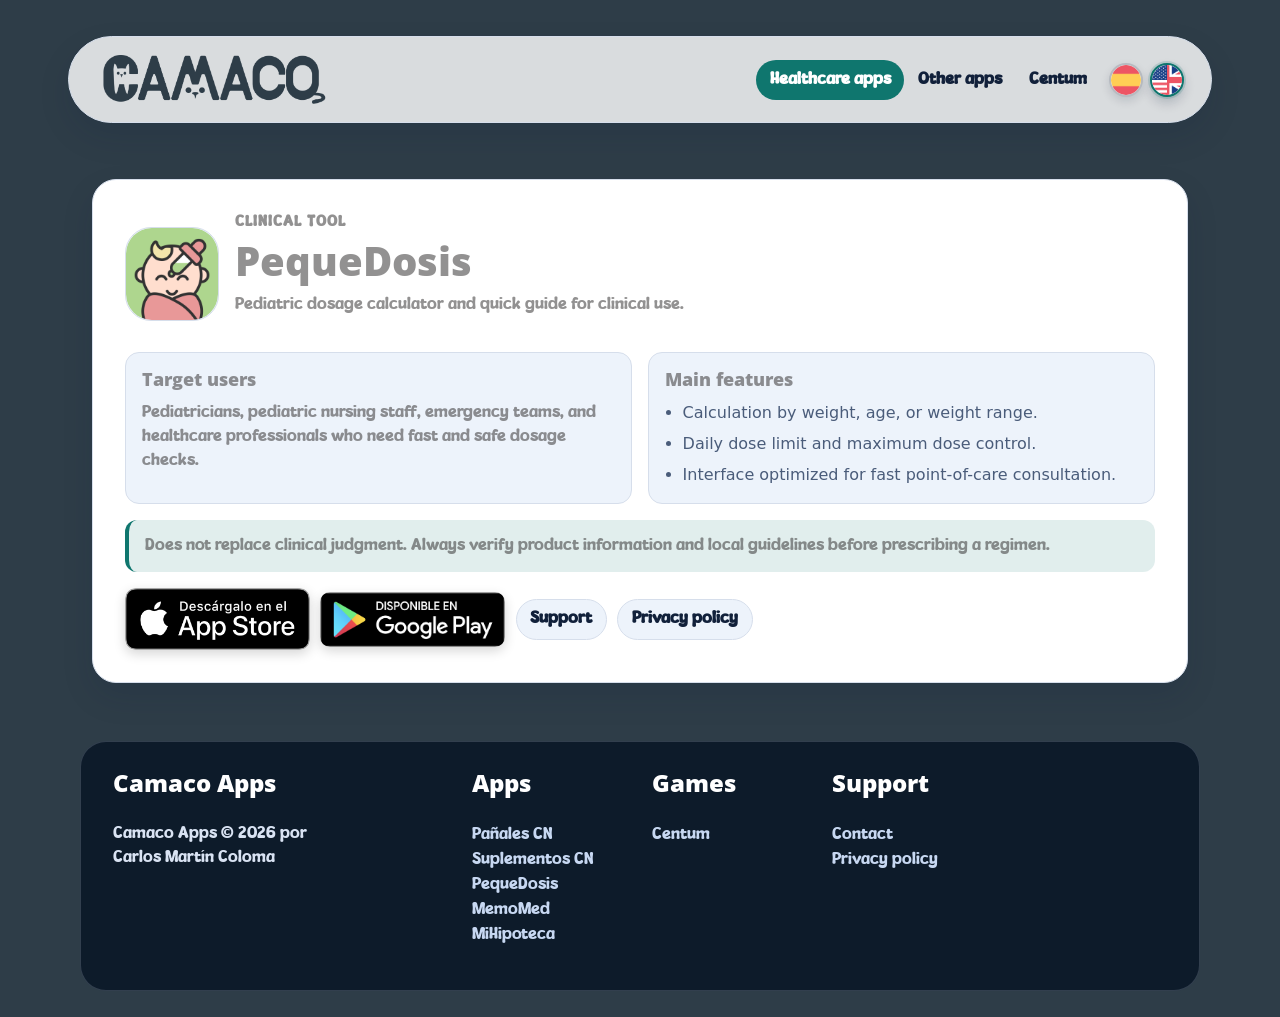
<file: pequedosis/index.html>
<!doctype html>
<html lang="es">
<head>
    <meta charset="utf-8">
    <meta name="keywords" content="PequeDosis, dosis pediátricas, calculadora médica">
    <meta name="description" content="PequeDosis: calculadora y guía rápida de dosis pediátricas para uso clínico.">
    <meta name="viewport" content="width=device-width, initial-scale=1.0, viewport-fit=cover">
    <meta name="robots" content="index, follow">
    <meta property="og:type" content="website">
    <meta property="og:site_name" content="Camaco Apps">
    <meta property="og:locale" content="es_ES">
    <meta property="og:title" content="PequeDosis | Camaco Apps">
    <meta property="og:description" content="Calculadora y guía rápida de dosis pediátricas para consulta clínica.">
    <meta property="og:url" content="https://camacoapps.github.io/pequedosis/">
    <meta property="og:image" content="https://camacoapps.github.io/assets/img/icon-pequedosis.svg">
    <meta name="theme-color" content="#2e3d48">

    <link rel="shortcut icon" type="image/x-icon" href="../favicon.ico">
    <link rel="stylesheet" type="text/css" href="../all.css?2709">
    <link rel="stylesheet" type="text/css" href="../assets/css/styles.css?v=20260215">
    <link href="https://fonts.googleapis.com/css?family=Open+Sans:400,600,700,800&display=swap&subset=latin,latin-ext" rel="stylesheet" type="text/css">

    <title>PequeDosis | Camaco Apps</title>

    <link rel="apple-touch-icon" sizes="180x180" href="/apple-touch-icon.png?v=20260405b">
    <link rel="icon" type="image/png" sizes="32x32" href="/favicon-32x32.png?v=20260405b">
    <link rel="icon" type="image/png" sizes="16x16" href="/favicon-16x16.png?v=20260405b">
    <link rel="icon" href="/favicon.ico?v=20260405b" sizes="any">
    <link rel="manifest" href="/site.webmanifest?v=20260405b">
    <link rel="mask-icon" href="/safari-pinned-tab.svg" color="#2e3d48">
    <meta name="msapplication-TileColor" content="#2e3d48">
<meta name="msapplication-config" content="/browserconfig.xml">
</head>
<body data-clean-url="true">

<div id="page-loading-blocs-notifaction" class="page-preloader"></div>

<div class="page-container">
    <header>
        <div class="bloc l-bloc" id="navigation">
            <div class="container bloc-sm bloc-no-padding-sm bloc-sm-md">
                <div class="row">
                    <div class="col">
                        <nav class="navbar row navbar-expand-md navbar-dark" role="navigation" aria-label="Navegación principal">
                            <div class="container-fluid">
                                <a class="navbar-brand img-protected link-navigation-style" href="../index.html">
                                    <img src="../img/logo-camaco.png" alt="Camaco Apps" class="navbar-brand-logo" width="242" height="60">
                                </a>
                                <button id="nav-toggle" type="button" class="ui-navbar-toggler navbar-toggler border-0 p-0 ms-auto me-md-0" aria-expanded="false" aria-label="Mostrar u ocultar navegación" data-bs-toggle="collapse" data-bs-target=".navbar-2066">
                                    <span class="navbar-toggler-icon">
                                        <svg height="32" viewBox="0 0 32 32" width="32" aria-hidden="true">
                                            <path class="svg-menu-icon" d="m2 9h28m-28 7h28m-28 7h28"></path>
                                        </svg>
                                    </span>
                                </button>
                                <div class="collapse navbar-collapse navbar-2066">
                                    <ul class="site-navigation nav navbar-nav ms-auto">
                                        <li class="nav-item"><a href="../index.html#apps-sanitarias" class="nav-link" aria-current="page" data-i18n="nav.healthApps">Apps sanitarias</a></li>
                                        <li class="nav-item"><a href="../index.html#otras-apps" class="nav-link" data-i18n="nav.otherApps">Otras apps</a></li>
                                        <li class="nav-item"><a href="../centum/index.html" class="nav-link" data-i18n="nav.centum">Centum</a></li>
                                    </ul>
                                </div>
                                <div class="language-selector" role="group" aria-label="Selector de idioma / Language selector">
                                    <button type="button" class="lang-flag is-active" data-lang="es" aria-label="Español" aria-pressed="true" title="Español">
                                        <img src="../img/icons/es.png" alt="Español" width="34" height="34" loading="lazy">
                                        <span class="visually-hidden">Español</span>
                                    </button>
                                    <button type="button" class="lang-flag" data-lang="en" aria-label="English" aria-pressed="false" title="English">
                                        <img src="../img/icons/en.png" alt="English" width="34" height="34" loading="lazy">
                                        <span class="visually-hidden">English</span>
                                    </button>
                                </div>
                            </div>
                        </nav>
                    </div>
                </div>
            </div>
        </div>
    </header>

    <main class="app-detail-main">
        <div class="container">
            <article class="app-detail-card">
                <header class="app-detail-header">
                    <div class="app-detail-icon">
                        <img src="../img/IconPD.png" alt="Icono de PequeDosis" width="70" height="70" data-fallback="../assets/img/icon-pequedosis.svg" data-initials="PD">
                    </div>
                    <div>
                        <p class="app-detail-kicker" data-i18n="pd.kicker">Herramienta clínica</p>
                        <h1 class="app-detail-title">PequeDosis</h1>
                        <p class="app-detail-description" data-i18n="pd.description">Calculadora y guía rápida de dosis pediátricas para uso clínico.</p>
                    </div>
                </header>

                <div class="app-columns">
                    <section class="app-panel">
                        <h2 data-i18n="pd.section.target">Público objetivo</h2>
                        <p data-i18n="pd.section.targetText">Pediatras, personal de enfermería pediátrica, urgencias y profesionales sanitarios que necesitan una consulta de dosis rápida y segura.</p>
                    </section>

                    <section class="app-panel">
                        <h2 data-i18n="pd.section.features">Funciones principales</h2>
                        <ul>
                            <li data-i18n="pd.feature.1">Cálculo por peso, edad o rango de peso.</li>
                            <li data-i18n="pd.feature.2">Control de límites de dosis diaria y dosis máxima.</li>
                            <li data-i18n="pd.feature.3">Interfaz optimizada para consulta rápida en contexto asistencial.</li>
                        </ul>
                    </section>
                </div>

                <p class="app-note" data-i18n="pd.note">No sustituye el juicio clínico. Verifica siempre fichas técnicas y guías locales antes de indicar una pauta.</p>

                <div class="app-links" aria-label="Enlaces de PequeDosis">
                    <a class="store-btn" href="https://apps.apple.com/us/app/pequedosis/id6742382516" target="_blank" rel="noopener noreferrer" aria-label="Descargar PequeDosis en App Store">
                        <img src="../img/DAS-1.png" alt="Disponible en App Store" width="185" height="62" loading="lazy">
                    </a>
                    <a class="store-btn" href="#" aria-label="Consultar disponibilidad de PequeDosis en Google Play (próximamente)">
                        <img src="../img/gplay.png" alt="Google Play (próximamente)" width="185" height="55" loading="lazy">
                    </a>
                    <a class="btn-link-pill" href="../contacto/index.html?area=apps" data-i18n="common.support">Soporte</a>
                    <a class="btn-link-pill" href="../politicadeprivacidad/index.html" data-i18n="common.privacy">Política de privacidad</a>
                </div>
            </article>
        </div>
    </main>

    <button aria-label="Scroll to top button" class="bloc-button btn btn-d scrollToTop" onclick="scrollToTarget('1',this)">
        <svg xmlns="http://www.w3.org/2000/svg" width="22" height="22" viewBox="0 0 32 32" aria-hidden="true">
            <path class="scroll-to-top-btn-icon" d="M30,22.656l-14-13-14,13"></path>
        </svg>
    </button>

    <footer>
        <div class="bloc d-bloc" id="footer">
            <div class="container bloc-md-sm bloc-lg-md bloc-md">
                <div class="row">
                    <div class="col-lg-3 col-sm-12 col-md-12 mb-3">
                        <h4 class="text-sm-start text-start mb-4">Camaco Apps</h4>
                        <p class="text-sm-start float-none text-start">Camaco Apps © <span data-current-year>2026</span> por Carlos Martín Coloma</p>
                    </div>
                    <div class="col-sm-6 col-lg-2 offset-lg-1 col-md-3 mb-3">
                        <h4 class="text-sm-start text-start mb-4" data-i18n="footer.apps">Apps</h4>
                        <a href="../pcn/index.html" class="a-btn a-block">Pañales CN</a>
                        <a href="../scn/index.html" class="a-btn a-block">Suplementos CN</a>
                        <a href="./index.html" class="a-btn a-block">PequeDosis</a>
                        <a href="../memomed/index.html" class="a-btn a-block">MemoMed</a>
                        <a href="../mihipoteca/index.html" class="a-btn a-block">MiHipoteca</a>
                    </div>
                    <div class="col-md-3 col-sm-6 col-lg-2 mb-3">
                        <h4 class="text-sm-start text-start mb-4" data-i18n="footer.games">Juegos</h4>
                        <a href="../centum/index.html" class="a-btn a-block">Centum</a>
                    </div>
                    <div class="col-md-3 col-sm-6 col-lg-2 mb-3">
                        <h4 class="text-sm-start text-start mb-4" data-i18n="footer.support">Soporte</h4>
                        <a href="../contacto/index.html?area=apps" class="a-btn a-block" data-i18n="footer.contact">Contacto</a>
                        <a href="../politicadeprivacidad/index.html" class="a-btn a-block" data-i18n="footer.policy">Política de privacidad</a>
                    </div>
                </div>
            </div>
        </div>
    </footer>
</div>

<script src="../js/all.js?5404"></script>
<script>
window.pageTranslations = {
    es: {
        "meta.title": "PequeDosis | Camaco Apps",
        "meta.description": "PequeDosis: calculadora y guía rápida de dosis pediátricas para uso clínico.",
        "meta.ogTitle": "PequeDosis | Camaco Apps",
        "meta.ogDescription": "Calculadora y guía rápida de dosis pediátricas para consulta clínica.",
        "meta.ogLocale": "es_ES",
        "pd.kicker": "Herramienta clínica",
        "pd.description": "Calculadora y guía rápida de dosis pediátricas para uso clínico.",
        "pd.section.target": "Público objetivo",
        "pd.section.targetText": "Pediatras, personal de enfermería pediátrica, urgencias y profesionales sanitarios que necesitan una consulta de dosis rápida y segura.",
        "pd.section.features": "Funciones principales",
        "pd.feature.1": "Cálculo por peso, edad o rango de peso.",
        "pd.feature.2": "Control de límites de dosis diaria y dosis máxima.",
        "pd.feature.3": "Interfaz optimizada para consulta rápida en contexto asistencial.",
        "pd.note": "No sustituye el juicio clínico. Verifica siempre fichas técnicas y guías locales antes de indicar una pauta."
    },
    en: {
        "meta.title": "PequeDosis | Camaco Apps",
        "meta.description": "PequeDosis: pediatric dosage calculator and quick reference for clinical use.",
        "meta.ogTitle": "PequeDosis | Camaco Apps",
        "meta.ogDescription": "Pediatric dosage calculator and quick guide for clinical consultation.",
        "meta.ogLocale": "en_GB",
        "pd.kicker": "Clinical Tool",
        "pd.description": "Pediatric dosage calculator and quick guide for clinical use.",
        "pd.section.target": "Target users",
        "pd.section.targetText": "Pediatricians, pediatric nursing staff, emergency teams, and healthcare professionals who need fast and safe dosage checks.",
        "pd.section.features": "Main features",
        "pd.feature.1": "Calculation by weight, age, or weight range.",
        "pd.feature.2": "Daily dose limit and maximum dose control.",
        "pd.feature.3": "Interface optimized for fast point-of-care consultation.",
        "pd.note": "Does not replace clinical judgment. Always verify product information and local guidelines before prescribing a regimen."
    }
};
</script>
<script src="../assets/js/main.js?v=20260215"></script>
</body>
</html>
</file>
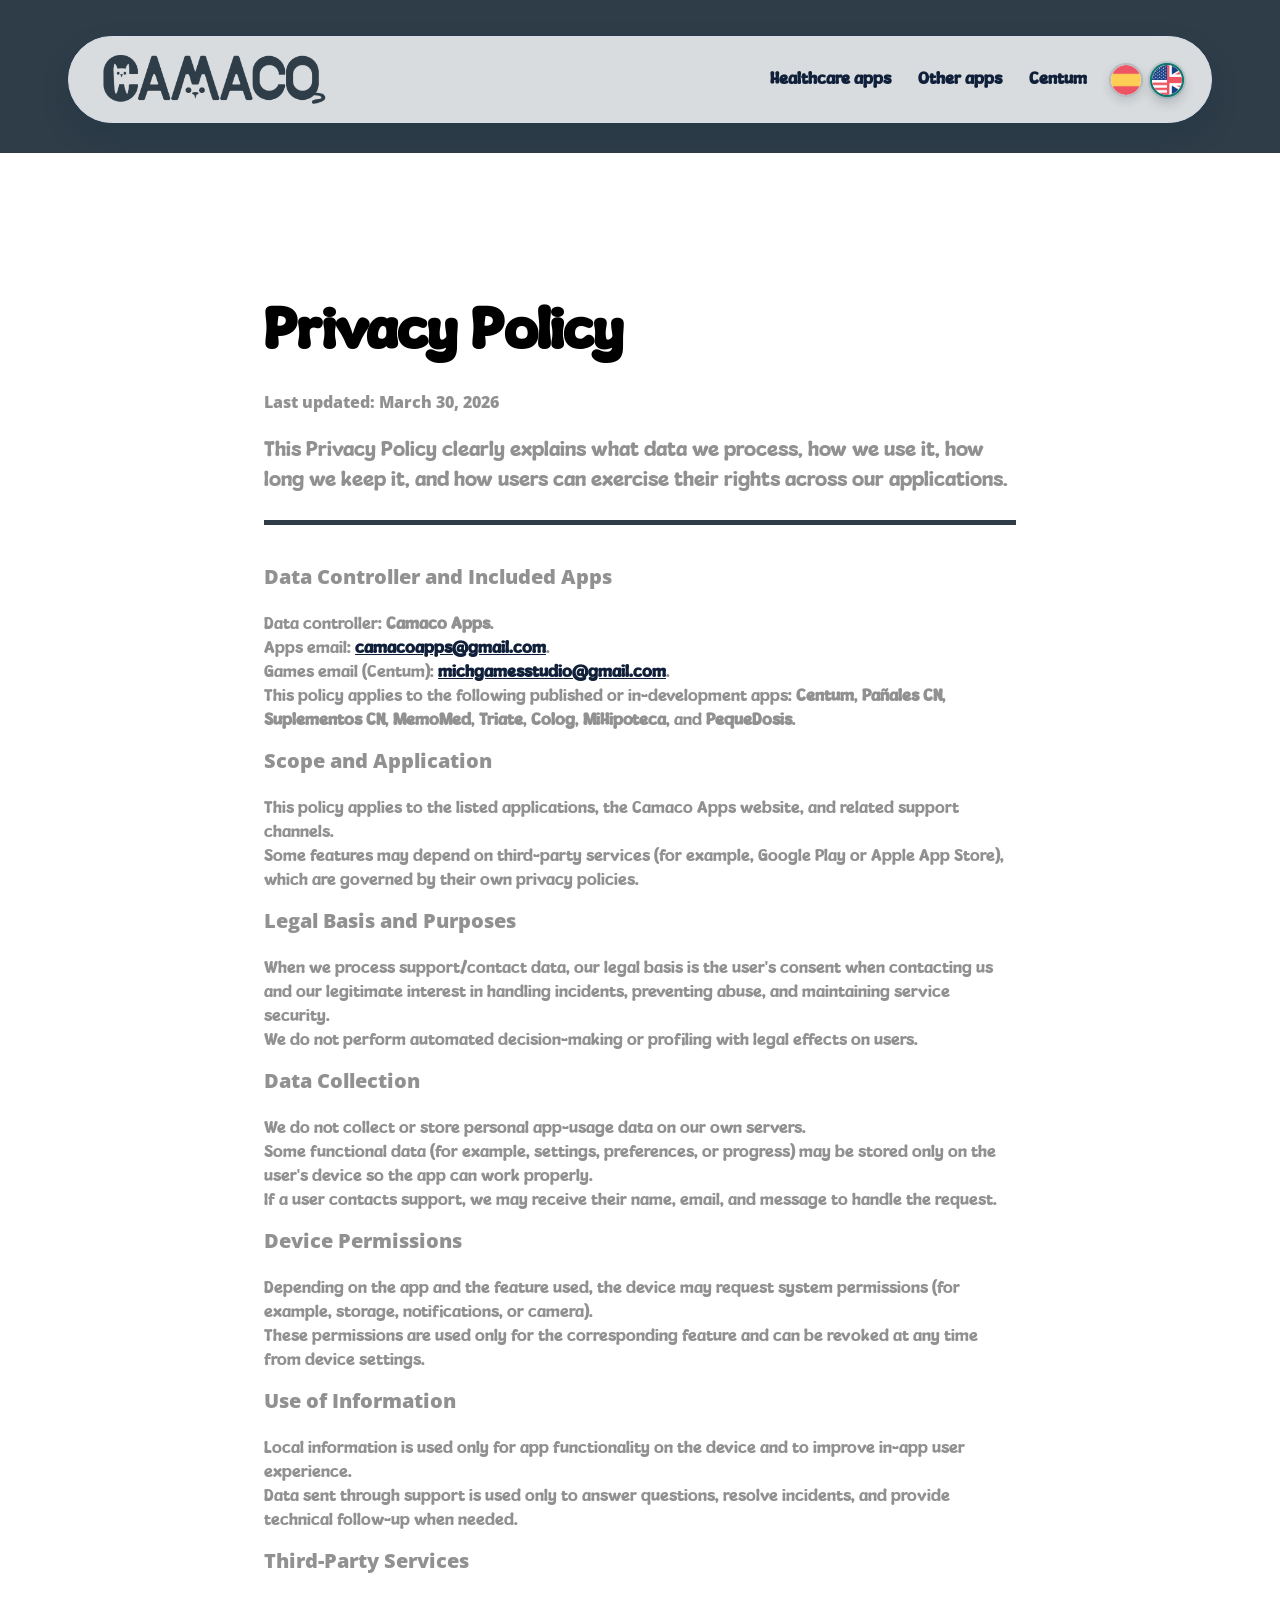
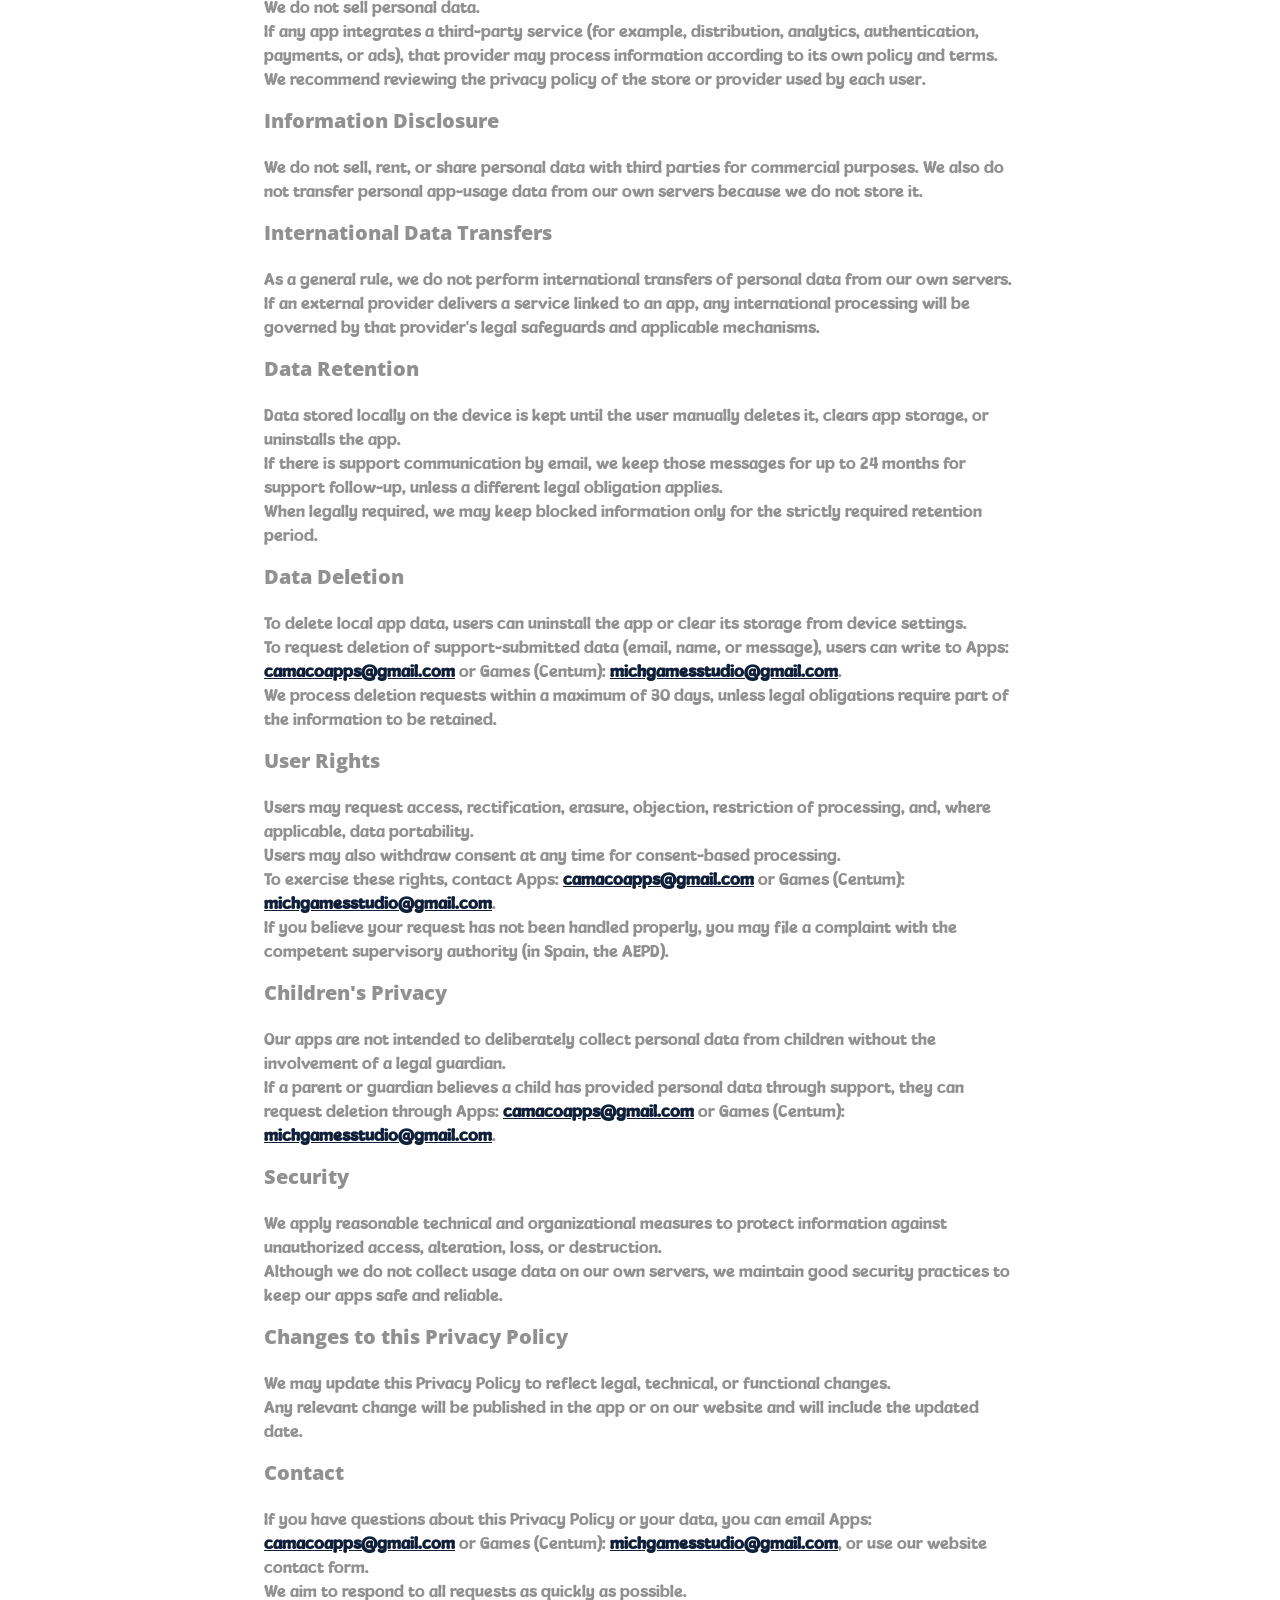
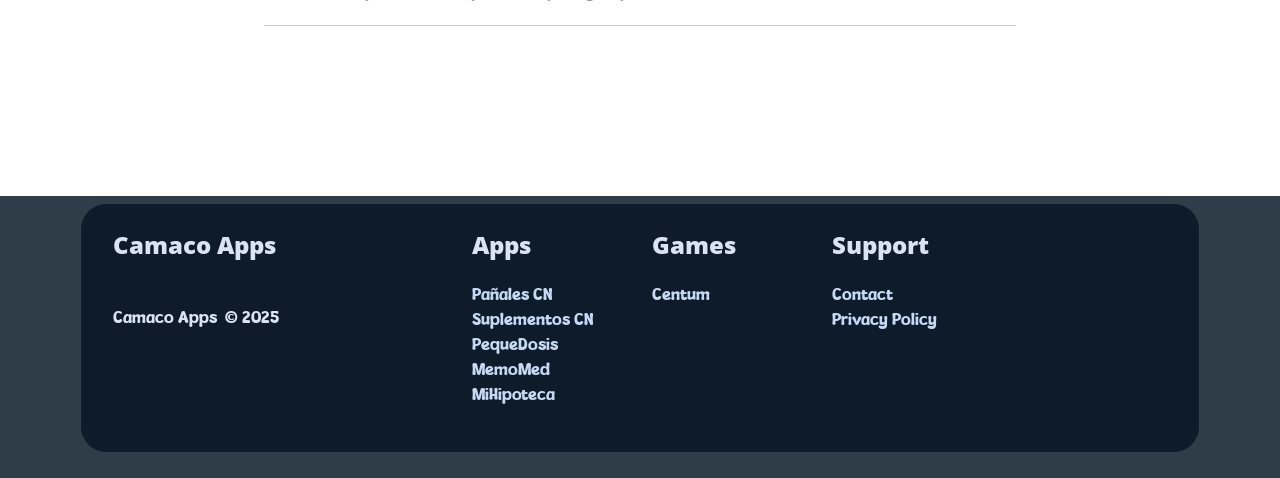
<file: politicadeprivacidad/index.html>
<!doctype html>
<html lang="es">
<head>
    <meta charset="utf-8">
    <meta name="keywords" content="">
    <meta name="description" content="Política de privacidad de Camaco Apps y sus aplicaciones.">
    <meta property="og:type" content="website">
    <meta property="og:site_name" content="Camaco Apps">
    <meta property="og:locale" content="es_ES">
    <meta property="og:title" content="Política de privacidad | Camaco Apps">
    <meta property="og:description" content="Conoce la política de privacidad de Camaco Apps y el tratamiento de datos.">
    <meta property="og:url" content="https://camacoapps.github.io/politicadeprivacidad/">
    <meta property="og:image" content="https://camacoapps.github.io/img/logo-camaco.png">
    <meta name="viewport" content="width=device-width, initial-scale=1.0, viewport-fit=cover">
	<meta name="robots" content="index, follow">
    <link rel="shortcut icon" type="image/x-icon" href="../favicon.ico">
    
	<link rel="stylesheet" type="text/css" href="../all.css?2709">
	<link rel="stylesheet" type="text/css" href="../assets/css/styles.css?v=20260215">
	<link href='https://fonts.googleapis.com/css?family=Open+Sans:400,600,700,800&display=swap&subset=latin,latin-ext' rel='stylesheet' type='text/css'>
    <title>Política de privacidad | Camaco Apps</title>
<link rel="apple-touch-icon" sizes="180x180" href="/apple-touch-icon.png?v=20260405b">
<link rel="icon" type="image/png" sizes="32x32" href="/favicon-32x32.png?v=20260405b">
<link rel="icon" type="image/png" sizes="16x16" href="/favicon-16x16.png?v=20260405b">
    <link rel="icon" href="/favicon.ico?v=20260405b" sizes="any">
<link rel="manifest" href="/site.webmanifest?v=20260405b">
<link rel="mask-icon" href="/safari-pinned-tab.svg" color="#2e3d48">
<meta name="msapplication-TileColor" content="#2e3d48">
<meta name="msapplication-config" content="/browserconfig.xml">
<meta name="theme-color" content="#2e3d48">
<meta name="apple-itunes-app" content="app-id=6741180099, app-argument=https://apps.apple.com/es/app/pa%C3%B1ales-cn/id6741180099">



    
<!-- Analytics -->
 
<!-- Analytics END -->
    
</head>
<body data-clean-url="true">

<!-- Preloader -->
<div id="page-loading-blocs-notifaction" class="page-preloader"></div>
<!-- Preloader END -->


<!-- Main container -->
<div class="page-container">
    
<header>

<!-- navigation -->
<div class="bloc primary-gradient-bg l-bloc none " id="navigation">
	<div class="container bloc-sm bloc-no-padding-sm bloc-sm-md">
		<div class="row">
			<div class="col">
				<nav class="navbar row navbar-expand-md navbar-dark" role="navigation">
					<div class="container-fluid">
						<a class="navbar-brand img-protected ltc-5851 link-navigation-style" href="../index.html"><img src="../img/logo-camaco.png" alt="Camaco Apps" class="navbar-brand-logo" width="242" height="60"></a> 
						<button id="nav-toggle" type="button" class="ui-navbar-toggler navbar-toggler border-0 p-0 ms-auto me-md-0" aria-expanded="false" aria-label="Toggle navigation" data-bs-toggle="collapse" data-bs-target=".navbar-2066">
							<span class="navbar-toggler-icon"><svg height="32" viewBox="0 0 32 32" width="32"><path class="svg-menu-icon" d="m2 9h28m-28 7h28m-28 7h28"></path></svg></span>
						</button>
							<div class="collapse navbar-collapse navbar-2066">
										<ul class="site-navigation nav navbar-nav ms-auto">
											<li class="nav-item"><a href="../index.html#apps-sanitarias" class="nav-link" data-i18n="nav.healthApps">Apps sanitarias</a></li>
											<li class="nav-item"><a href="../index.html#otras-apps" class="nav-link" data-i18n="nav.otherApps">Otras apps</a></li>
											<li class="nav-item"><a href="../centum/index.html" class="nav-link" data-i18n="nav.centum">Centum</a></li>
										</ul>
								</div>
							<div class="language-selector" role="group" aria-label="Selector de idioma / Language selector">
								<button type="button" class="lang-flag is-active" data-lang="es" aria-label="Español" aria-pressed="true" title="Español">
									<img src="../img/icons/es.png" alt="Español" width="34" height="34" loading="lazy">
									<span class="visually-hidden">Español</span>
								</button>
								<button type="button" class="lang-flag" data-lang="en" aria-label="English" aria-pressed="false" title="English">
									<img src="../img/icons/en.png" alt="English" width="34" height="34" loading="lazy">
									<span class="visually-hidden">English</span>
								</button>
							</div>
						</div>
					</nav>
				</div>
			</div>
		</div>
</div>
<!-- navigation END -->

</header>
<main>

<!-- contact -->
<div class="bloc bgc-4279 l-bloc" id="contact">
	<div class="container bloc-xl-lg bloc-md bloc-lg-md">
		<div class="row">
				<div class="text-md-start col-lg-8 offset-lg-2 text-sm-start text-start offset-md-1 col-sm-12 offset-sm-0 col-md-10 privacy-policy-content">
					<h2 class="text-start page-title tc-458 mb-4 h2-style" data-i18n="privacy.title">
						Política de privacidad
					</h2>
						<h6 class="mb-4" data-i18n="privacy.updated">
							Última actualización: &nbsp;30 de marzo de 2026
						</h6>
						<p class="text-start sub-heading mb-4 p-contact-style" data-i18n="privacy.intro">
							Esta Política de Privacidad describe de forma transparente qué datos tratamos, cómo los usamos, durante cuánto tiempo los conservamos y cómo puede el usuario ejercer sus derechos en relación con nuestras aplicaciones.<br>
						</p>
						<div class="divider-h site-divider">
						</div>
						<h5 class="mb-4" data-i18n="privacy.section.controller">
							Responsable y apps incluidas<br>
						</h5>
						<p data-i18n-html="privacy.controllerText">
							Responsable del tratamiento: <strong>Camaco Apps</strong>.<br>
							Correo Apps: <a href="mailto:camacoapps@gmail.com">camacoapps@gmail.com</a>.<br>
							Correo Games (Centum): <a href="mailto:michgamesstudio@gmail.com">michgamesstudio@gmail.com</a>.<br>
							Esta política aplica a las siguientes apps publicadas o en desarrollo: <strong>Centum</strong>, <strong>Pañales CN</strong>, <strong>Suplementos CN</strong>, <strong>MemoMed</strong>, <strong>Triate</strong>, <strong>Colog</strong>, <strong>MiHipoteca</strong> y <strong>PequeDosis</strong>.
						</p>
						<h5 class="mb-4" data-i18n="privacy.section.scope">
							Alcance y aplicación<br>
						</h5>
						<p data-i18n-html="privacy.scopeText">
							Esta política se aplica a las aplicaciones indicadas, al sitio web de Camaco Apps y a los canales de soporte asociados. Algunas funcionalidades pueden depender de servicios de terceros (por ejemplo, Google Play o Apple App Store), que se rigen por sus propias políticas de privacidad.
						</p>
						<h5 class="mb-4" data-i18n="privacy.section.legalBasis">
							Base jurídica y finalidades<br>
						</h5>
						<p data-i18n-html="privacy.legalBasisText">
							Cuando tratamos datos de contacto/soporte, la base jurídica es el consentimiento del usuario al escribirnos y nuestro interés legítimo en responder incidencias, prevenir abusos y mantener la seguridad del servicio.<br>
							No realizamos decisiones automatizadas ni perfiles con efectos jurídicos sobre los usuarios.
						</p>
						<h5 class="mb-4" data-i18n="privacy.section.collect">
							Recopilación de Datos<br>
						</h5>
						<p data-i18n-html="privacy.collectText">
							No recopilamos ni almacenamos datos personales de uso de la app en servidores propios. Algunos datos funcionales (por ejemplo, ajustes o progreso) pueden guardarse únicamente en el dispositivo del usuario para que la app funcione correctamente.<br>
							Si el usuario contacta con soporte, podemos recibir su nombre, correo y mensaje para atender la solicitud.
						</p>
						<h5 class="mb-4" data-i18n="privacy.section.permissions">
							Permisos del dispositivo<br>
						</h5>
						<p data-i18n-html="privacy.permissionsText">
							Dependiendo de la app y de la funcionalidad usada, el dispositivo puede solicitar permisos del sistema (por ejemplo, almacenamiento, notificaciones o cámara). Dichos permisos se usan únicamente para la funcionalidad correspondiente y pueden revocarse en cualquier momento desde los ajustes del dispositivo.
						</p>
						<h5 class="mb-4" data-i18n="privacy.section.use">
							Uso de la Información<br>
						</h5>
						<p data-i18n-html="privacy.useText">
							La información local se usa exclusivamente para el funcionamiento de la app en el dispositivo y para mejorar la experiencia de uso dentro de la propia app.<br>
							Los datos enviados al soporte se utilizan únicamente para responder consultas, resolver incidencias y hacer seguimiento técnico cuando sea necesario.
						</p>
						<h5 class="mb-4" data-i18n="privacy.section.thirdParties">
							Servicios de terceros<br>
						</h5>
						<p data-i18n-html="privacy.thirdPartiesText">
							No vendemos datos personales. Si en alguna app se integra un servicio de terceros (por ejemplo, distribución, analítica, autenticación, pagos o anuncios), ese proveedor puede tratar información conforme a su propia política y condiciones.<br>
							Recomendamos revisar también las políticas de privacidad de la tienda o proveedor utilizado por cada usuario.
						</p>
						<h5 class="mb-4" data-i18n="privacy.section.disclosure">
							Divulgación de la Información<br>
						</h5>
						<p data-i18n-html="privacy.disclosureText">
							No vendemos, alquilamos ni compartimos datos personales con terceros para fines comerciales. Tampoco transferimos datos personales de uso de app desde servidores propios, porque no los almacenamos.<br>
						</p>
						<h5 class="mb-4" data-i18n="privacy.section.transfers">
							Transferencias internacionales<br>
						</h5>
						<p data-i18n-html="privacy.transfersText">
							Con carácter general, no realizamos transferencias internacionales de datos personales desde servidores propios. Si un proveedor externo presta un servicio vinculado a una app, el tratamiento internacional, en su caso, se regirá por los mecanismos legales y garantías aplicables de dicho proveedor.
						</p>
						<h5 class="mb-4" data-i18n="privacy.section.retention">
							Retención de Datos<br>
						</h5>
						<p data-i18n-html="privacy.retentionText">
							Los datos guardados localmente en el dispositivo se conservan hasta que el usuario los borra manualmente, limpia el almacenamiento de la app o desinstala la aplicación.<br>
							Si existe comunicación por correo/soporte, conservamos esos mensajes durante un máximo de 24 meses para gestionar seguimiento y soporte, salvo obligación legal distinta.<br>
							Cuando exista obligación legal, podremos conservar información bloqueada durante el plazo estrictamente exigido por la normativa aplicable.
						</p>
						<h5 class="mb-4" data-i18n="privacy.section.deletion">
							Eliminación de Datos<br>
						</h5>
						<p data-i18n-html="privacy.deletionText">
							Para eliminar datos locales de la app, el usuario puede desinstalarla o borrar su almacenamiento desde los ajustes del dispositivo.<br>
							Para solicitar eliminación de datos enviados por soporte (correo, nombre o mensaje), puede escribir a Apps: <a href="mailto:camacoapps@gmail.com">camacoapps@gmail.com</a> o Games (Centum): <a href="mailto:michgamesstudio@gmail.com">michgamesstudio@gmail.com</a>.<br>
							Atenderemos la solicitud en un plazo máximo de 30 días, salvo que exista una obligación legal que requiera conservar parte de la información.
						</p>
						<h5 class="mb-4" data-i18n="privacy.section.rights">
							Derechos de los usuarios<br>
						</h5>
						<p data-i18n-html="privacy.rightsText">
							El usuario puede solicitar acceso, rectificación, supresión, oposición, limitación del tratamiento y, cuando proceda, portabilidad de sus datos personales. También puede retirar su consentimiento en cualquier momento para tratamientos basados en consentimiento.<br>
							Para ejercer estos derechos, puede escribir a Apps: <a href="mailto:camacoapps@gmail.com">camacoapps@gmail.com</a> o Games (Centum): <a href="mailto:michgamesstudio@gmail.com">michgamesstudio@gmail.com</a>. Si considera que no se ha atendido correctamente su solicitud, puede presentar una reclamación ante la autoridad de control competente (en España, la AEPD).
						</p>
						<h5 class="mb-4" data-i18n="privacy.section.children">
							Privacidad de menores<br>
						</h5>
						<p data-i18n-html="privacy.childrenText">
							Nuestras apps no están destinadas a recopilar deliberadamente datos personales de menores sin intervención del tutor legal. Si un padre, madre o tutor considera que un menor nos ha facilitado datos personales a través de soporte, puede solicitar su eliminación en Apps: <a href="mailto:camacoapps@gmail.com">camacoapps@gmail.com</a> o Games (Centum): <a href="mailto:michgamesstudio@gmail.com">michgamesstudio@gmail.com</a>.
						</p>
						<h5 class="mb-4" data-i18n="privacy.section.security">
							Seguridad<br>
						</h5>
						<p data-i18n-html="privacy.securityText">
							Aplicamos medidas técnicas y organizativas razonables para proteger la información frente a accesos no autorizados, alteración, pérdida o destrucción.<br>
							Aunque no recopilamos datos de uso en servidores propios, mantenemos buenas prácticas de seguridad para que las aplicaciones sean seguras y confiables.
					</p>
					<h5 class="mb-4" data-i18n="privacy.section.changes">
						Cambios en esta Política de Privacidad<br>
					</h5>
					<p data-i18n-html="privacy.changesText">
						Podemos actualizar esta Política de Privacidad para reflejar cambios legales, técnicos o funcionales.<br>
						Cualquier cambio relevante será publicado dentro de la aplicación o en nuestro sitio web, indicando la fecha de última actualización.
					</p>
						<h5 class="mb-4" data-i18n="privacy.section.contact">
							Contacto<br>
						</h5>
						<p data-i18n-html="privacy.contactText">
							Si tienes preguntas sobre esta Política de Privacidad o sobre tus datos, puedes escribirnos a Apps: <a href="mailto:camacoapps@gmail.com">camacoapps@gmail.com</a> o Games (Centum): <a href="mailto:michgamesstudio@gmail.com">michgamesstudio@gmail.com</a>, o usar nuestro formulario en la sección de contacto del sitio web.<br>
							Intentamos responder todas las solicitudes en el menor tiempo posible.
						</p>
					<div class="divider-h">
					</div>
			</div>
		</div>
	</div>
</div>
<!-- contact END -->

</main>
<!-- ScrollToTop Button -->
<button aria-label="Scroll to top button" class="bloc-button btn btn-d scrollToTop" onclick="scrollToTarget('1',this)"><svg xmlns="http://www.w3.org/2000/svg" width="22" height="22" viewBox="0 0 32 32"><path class="scroll-to-top-btn-icon" d="M30,22.656l-14-13-14,13"/></svg></button>
<!-- ScrollToTop Button END-->


<footer>

<!-- footer -->
<div class="bloc tc-426 bgc-5851 d-bloc" id="footer">
	<div class="container bloc-md-sm bloc-lg-md bloc-md">
		<div class="row">
			<div class="col-lg-3 col-sm-12 col-md-12 mb-3">
				<h4 class="text-sm-start text-start tc-4279 mb-4">
					Camaco Apps
				</h4>
				<p class="text-sm-start float-none text-start tc-4279">
					<br>Camaco Apps &nbsp;© 2025
				</p>
			</div>
				<div class="col-sm-6 col-lg-2 offset-lg-1 col-md-3 mb-3">
					<h4 class="text-sm-start text-start tc-4279 mb-4" data-i18n="footer.apps">
						Apps
						</h4><a href="../pcn/index.html" class="a-btn a-block" data-i18n="footer.pcn">Pañales CN</a><a href="../scn/index.html" class="a-btn a-block" data-i18n="footer.scn">Suplementos CN</a><a href="../pequedosis/index.html" class="a-btn a-block" data-i18n="footer.pequedosis">PequeDosis</a><a href="../memomed/index.html" class="a-btn a-block" data-i18n="footer.memomed">MemoMed</a><a href="../mihipoteca/index.html" class="a-btn a-block">MiHipoteca</a>
					</div>
				<div class="col-md-3 col-sm-6 col-lg-2 mb-3">
					<h4 class="text-sm-start text-start tc-4279 mb-4" data-i18n="footer.games">
						Juegos
					</h4><a href="../centum/index.html" class="a-btn a-block" data-i18n="footer.centum">Centum</a>
				</div>
				<div class="col-md-3 col-sm-6 col-lg-2">
					<h4 class="text-sm-start text-start tc-4279 mb-4" data-i18n="footer.support">Soporte</h4><a href="../contacto/index.html?area=apps" class="a-btn a-block" data-i18n="footer.contact">Contacto</a><a href="./index.html" class="a-btn a-block" data-i18n="footer.policy">Política de Privacidad</a>
				</div>
			</div>
		</div>
</div>
<!-- footer END -->

</footer>
</div>
<!-- Main container END -->
    


<!-- Additional JS -->
<script src="../js/all.js?5404"></script>
<script>
window.pageTranslations = {
				es: {
					"meta.title": "Política de privacidad | Camaco Apps",
					"meta.description": "Política de privacidad de Camaco Apps y sus aplicaciones.",
					"meta.ogTitle": "Política de privacidad | Camaco Apps",
					"meta.ogDescription": "Conoce la política de privacidad de Camaco Apps y el tratamiento de datos.",
				"meta.ogLocale": "es_ES",
				"nav.home": "Inicio",
				"nav.pcn": "Pañales CN",
					"nav.scn": "Suplementos CN",
					"nav.pequedosis": "PequeDosis",
					"nav.memomed": "MemoMed",
					"nav.centum": "Centum",
					"privacy.title": "Política de privacidad",
					"privacy.updated": "Última actualización: 30 de marzo de 2026",
					"privacy.intro": "Esta Política de Privacidad describe de forma transparente qué datos tratamos, cómo los usamos, durante cuánto tiempo los conservamos y cómo puede el usuario ejercer sus derechos en relación con nuestras aplicaciones.",
					"privacy.section.controller": "Responsable y apps incluidas",
					"privacy.controllerText": "Responsable del tratamiento: <strong>Camaco Apps</strong>.<br>Correo Apps: <a href=\"mailto:camacoapps@gmail.com\">camacoapps@gmail.com</a>.<br>Correo Games (Centum): <a href=\"mailto:michgamesstudio@gmail.com\">michgamesstudio@gmail.com</a>.<br>Esta política aplica a las siguientes apps publicadas o en desarrollo: <strong>Centum</strong>, <strong>Pañales CN</strong>, <strong>Suplementos CN</strong>, <strong>MemoMed</strong>, <strong>Triate</strong>, <strong>Colog</strong>, <strong>MiHipoteca</strong> y <strong>PequeDosis</strong>.",
					"privacy.section.scope": "Alcance y aplicación",
					"privacy.scopeText": "Esta política se aplica a las aplicaciones indicadas, al sitio web de Camaco Apps y a los canales de soporte asociados.<br>Algunas funcionalidades pueden depender de servicios de terceros (por ejemplo, Google Play o Apple App Store), que se rigen por sus propias políticas de privacidad.",
					"privacy.section.legalBasis": "Base jurídica y finalidades",
					"privacy.legalBasisText": "Cuando tratamos datos de contacto/soporte, la base jurídica es el consentimiento del usuario al escribirnos y nuestro interés legítimo en responder incidencias, prevenir abusos y mantener la seguridad del servicio.<br>No realizamos decisiones automatizadas ni perfiles con efectos jurídicos sobre los usuarios.",
					"privacy.section.collect": "Recopilación de Datos",
					"privacy.collectText": "No recopilamos ni almacenamos datos personales de uso de la app en servidores propios.<br>Algunos datos funcionales (por ejemplo, ajustes, preferencias o progreso) pueden guardarse únicamente en el dispositivo del usuario para que la app funcione correctamente.<br>Si el usuario contacta con soporte, podemos recibir su nombre, correo y mensaje para atender la solicitud.",
					"privacy.section.permissions": "Permisos del dispositivo",
					"privacy.permissionsText": "Dependiendo de la app y de la funcionalidad usada, el dispositivo puede solicitar permisos del sistema (por ejemplo, almacenamiento, notificaciones o cámara).<br>Estos permisos se utilizan solo para la funcionalidad correspondiente y pueden revocarse en cualquier momento desde los ajustes del dispositivo.",
					"privacy.section.use": "Uso de la Información",
					"privacy.useText": "La información local se usa exclusivamente para el funcionamiento de la app en el dispositivo y para mejorar la experiencia de uso dentro de la propia app.<br>Los datos enviados al soporte se utilizan únicamente para responder consultas, resolver incidencias y hacer seguimiento técnico cuando sea necesario.",
					"privacy.section.thirdParties": "Servicios de terceros",
					"privacy.thirdPartiesText": "No vendemos datos personales.<br>Si en alguna app se integra un servicio de terceros (por ejemplo, distribución, analítica, autenticación, pagos o anuncios), ese proveedor puede tratar información conforme a su propia política y condiciones.<br>Recomendamos revisar también las políticas de privacidad de la tienda o proveedor utilizado por cada usuario.",
					"privacy.section.disclosure": "Divulgación de la Información",
					"privacy.disclosureText": "No vendemos, alquilamos ni compartimos datos personales con terceros para fines comerciales. Tampoco transferimos datos personales de uso de app desde servidores propios, porque no los almacenamos.",
					"privacy.section.transfers": "Transferencias internacionales",
					"privacy.transfersText": "Con carácter general, no realizamos transferencias internacionales de datos personales desde servidores propios.<br>Si un proveedor externo presta un servicio vinculado a una app, el posible tratamiento internacional se regirá por sus propios mecanismos legales y garantías aplicables.",
					"privacy.section.retention": "Retención de Datos",
					"privacy.retentionText": "Los datos guardados localmente en el dispositivo se conservan hasta que el usuario los borra manualmente, limpia el almacenamiento de la app o desinstala la aplicación.<br>Si existe comunicación por correo/soporte, conservamos esos mensajes durante un máximo de 24 meses para gestionar seguimiento y soporte, salvo obligación legal distinta.<br>Cuando exista obligación legal, podremos conservar información bloqueada durante el plazo estrictamente exigido por la normativa aplicable.",
					"privacy.section.deletion": "Eliminación de Datos",
					"privacy.deletionText": "Para eliminar datos locales de la app, el usuario puede desinstalarla o borrar su almacenamiento desde los ajustes del dispositivo.<br>Para solicitar eliminación de datos enviados por soporte (correo, nombre o mensaje), puede escribir a Apps: <a href=\"mailto:camacoapps@gmail.com\">camacoapps@gmail.com</a> o Games (Centum): <a href=\"mailto:michgamesstudio@gmail.com\">michgamesstudio@gmail.com</a>.<br>Atenderemos la solicitud en un plazo máximo de 30 días, salvo que exista una obligación legal que requiera conservar parte de la información.",
					"privacy.section.rights": "Derechos de los usuarios",
					"privacy.rightsText": "El usuario puede solicitar acceso, rectificación, supresión, oposición, limitación del tratamiento y, cuando proceda, portabilidad de sus datos personales.<br>También puede retirar su consentimiento en cualquier momento para tratamientos basados en consentimiento.<br>Para ejercer estos derechos, puede escribir a Apps: <a href=\"mailto:camacoapps@gmail.com\">camacoapps@gmail.com</a> o Games (Centum): <a href=\"mailto:michgamesstudio@gmail.com\">michgamesstudio@gmail.com</a>.<br>Si considera que no se ha atendido correctamente su solicitud, puede presentar una reclamación ante la autoridad de control competente (en España, la AEPD).",
					"privacy.section.children": "Privacidad de menores",
					"privacy.childrenText": "Nuestras apps no están destinadas a recopilar deliberadamente datos personales de menores sin intervención del tutor legal.<br>Si un padre, madre o tutor considera que un menor nos ha facilitado datos personales a través de soporte, puede solicitar su eliminación en Apps: <a href=\"mailto:camacoapps@gmail.com\">camacoapps@gmail.com</a> o Games (Centum): <a href=\"mailto:michgamesstudio@gmail.com\">michgamesstudio@gmail.com</a>.",
					"privacy.section.security": "Seguridad",
					"privacy.securityText": "Aplicamos medidas técnicas y organizativas razonables para proteger la información frente a accesos no autorizados, alteración, pérdida o destrucción.<br>Aunque no recopilamos datos de uso en servidores propios, mantenemos buenas prácticas de seguridad para que las aplicaciones sean seguras y confiables.",
					"privacy.section.changes": "Cambios en esta Política de Privacidad",
					"privacy.changesText": "Podemos actualizar esta Política de Privacidad para reflejar cambios legales, técnicos o funcionales.<br>Cualquier cambio relevante será publicado dentro de la aplicación o en nuestro sitio web, indicando la fecha de última actualización.",
					"privacy.section.contact": "Contacto",
					"privacy.contactText": "Si tienes preguntas sobre esta Política de Privacidad o sobre tus datos, puedes escribirnos a Apps: <a href=\"mailto:camacoapps@gmail.com\">camacoapps@gmail.com</a> o Games (Centum): <a href=\"mailto:michgamesstudio@gmail.com\">michgamesstudio@gmail.com</a>, o usar nuestro formulario en la sección de contacto del sitio web.<br>Intentamos responder todas las solicitudes en el menor tiempo posible.",
					"footer.apps": "Apps",
				"footer.pcn": "Pañales CN",
				"footer.scn": "Suplementos CN",
				"footer.pequedosis": "PequeDosis",
				"footer.memomed": "MemoMed",
				"footer.games": "Juegos",
				"footer.centum": "Centum",
				"footer.support": "Soporte",
				"footer.contact": "Contacto",
				"footer.policy": "Política de Privacidad"
			},
			en: {
				"meta.title": "Privacy Policy | Camaco Apps",
				"meta.description": "Privacy Policy for Camaco Apps and its applications.",
				"meta.ogTitle": "Privacy Policy | Camaco Apps",
				"meta.ogDescription": "Learn about Camaco Apps' privacy policy and data handling.",
				"meta.ogLocale": "en_GB",
				"nav.home": "Home",
				"nav.pcn": "Pañales CN",
					"nav.scn": "Suplementos CN",
					"nav.pequedosis": "PequeDosis",
					"nav.memomed": "MemoMed",
					"nav.centum": "Centum",
					"privacy.title": "Privacy Policy",
					"privacy.updated": "Last updated: March 30, 2026",
					"privacy.intro": "This Privacy Policy clearly explains what data we process, how we use it, how long we keep it, and how users can exercise their rights across our applications.",
					"privacy.section.controller": "Data Controller and Included Apps",
					"privacy.controllerText": "Data controller: <strong>Camaco Apps</strong>.<br>Apps email: <a href=\"mailto:camacoapps@gmail.com\">camacoapps@gmail.com</a>.<br>Games email (Centum): <a href=\"mailto:michgamesstudio@gmail.com\">michgamesstudio@gmail.com</a>.<br>This policy applies to the following published or in-development apps: <strong>Centum</strong>, <strong>Pañales CN</strong>, <strong>Suplementos CN</strong>, <strong>MemoMed</strong>, <strong>Triate</strong>, <strong>Colog</strong>, <strong>MiHipoteca</strong>, and <strong>PequeDosis</strong>.",
					"privacy.section.scope": "Scope and Application",
					"privacy.scopeText": "This policy applies to the listed applications, the Camaco Apps website, and related support channels.<br>Some features may depend on third-party services (for example, Google Play or Apple App Store), which are governed by their own privacy policies.",
					"privacy.section.legalBasis": "Legal Basis and Purposes",
					"privacy.legalBasisText": "When we process support/contact data, our legal basis is the user's consent when contacting us and our legitimate interest in handling incidents, preventing abuse, and maintaining service security.<br>We do not perform automated decision-making or profiling with legal effects on users.",
					"privacy.section.collect": "Data Collection",
					"privacy.collectText": "We do not collect or store personal app-usage data on our own servers.<br>Some functional data (for example, settings, preferences, or progress) may be stored only on the user's device so the app can work properly.<br>If a user contacts support, we may receive their name, email, and message to handle the request.",
					"privacy.section.permissions": "Device Permissions",
					"privacy.permissionsText": "Depending on the app and the feature used, the device may request system permissions (for example, storage, notifications, or camera).<br>These permissions are used only for the corresponding feature and can be revoked at any time from device settings.",
					"privacy.section.use": "Use of Information",
					"privacy.useText": "Local information is used only for app functionality on the device and to improve in-app user experience.<br>Data sent through support is used only to answer questions, resolve incidents, and provide technical follow-up when needed.",
					"privacy.section.thirdParties": "Third-Party Services",
					"privacy.thirdPartiesText": "We do not sell personal data.<br>If any app integrates a third-party service (for example, distribution, analytics, authentication, payments, or ads), that provider may process information according to its own policy and terms.<br>We recommend reviewing the privacy policy of the store or provider used by each user.",
					"privacy.section.disclosure": "Information Disclosure",
					"privacy.disclosureText": "We do not sell, rent, or share personal data with third parties for commercial purposes. We also do not transfer personal app-usage data from our own servers because we do not store it.",
					"privacy.section.transfers": "International Data Transfers",
					"privacy.transfersText": "As a general rule, we do not perform international transfers of personal data from our own servers.<br>If an external provider delivers a service linked to an app, any international processing will be governed by that provider's legal safeguards and applicable mechanisms.",
					"privacy.section.retention": "Data Retention",
					"privacy.retentionText": "Data stored locally on the device is kept until the user manually deletes it, clears app storage, or uninstalls the app.<br>If there is support communication by email, we keep those messages for up to 24 months for support follow-up, unless a different legal obligation applies.<br>When legally required, we may keep blocked information only for the strictly required retention period.",
					"privacy.section.deletion": "Data Deletion",
					"privacy.deletionText": "To delete local app data, users can uninstall the app or clear its storage from device settings.<br>To request deletion of support-submitted data (email, name, or message), users can write to Apps: <a href=\"mailto:camacoapps@gmail.com\">camacoapps@gmail.com</a> or Games (Centum): <a href=\"mailto:michgamesstudio@gmail.com\">michgamesstudio@gmail.com</a>.<br>We process deletion requests within a maximum of 30 days, unless legal obligations require part of the information to be retained.",
					"privacy.section.rights": "User Rights",
					"privacy.rightsText": "Users may request access, rectification, erasure, objection, restriction of processing, and, where applicable, data portability.<br>Users may also withdraw consent at any time for consent-based processing.<br>To exercise these rights, contact Apps: <a href=\"mailto:camacoapps@gmail.com\">camacoapps@gmail.com</a> or Games (Centum): <a href=\"mailto:michgamesstudio@gmail.com\">michgamesstudio@gmail.com</a>.<br>If you believe your request has not been handled properly, you may file a complaint with the competent supervisory authority (in Spain, the AEPD).",
					"privacy.section.children": "Children's Privacy",
					"privacy.childrenText": "Our apps are not intended to deliberately collect personal data from children without the involvement of a legal guardian.<br>If a parent or guardian believes a child has provided personal data through support, they can request deletion through Apps: <a href=\"mailto:camacoapps@gmail.com\">camacoapps@gmail.com</a> or Games (Centum): <a href=\"mailto:michgamesstudio@gmail.com\">michgamesstudio@gmail.com</a>.",
					"privacy.section.security": "Security",
					"privacy.securityText": "We apply reasonable technical and organizational measures to protect information against unauthorized access, alteration, loss, or destruction.<br>Although we do not collect usage data on our own servers, we maintain good security practices to keep our apps safe and reliable.",
					"privacy.section.changes": "Changes to this Privacy Policy",
					"privacy.changesText": "We may update this Privacy Policy to reflect legal, technical, or functional changes.<br>Any relevant change will be published in the app or on our website and will include the updated date.",
					"privacy.section.contact": "Contact",
					"privacy.contactText": "If you have questions about this Privacy Policy or your data, you can email Apps: <a href=\"mailto:camacoapps@gmail.com\">camacoapps@gmail.com</a> or Games (Centum): <a href=\"mailto:michgamesstudio@gmail.com\">michgamesstudio@gmail.com</a>, or use our website contact form.<br>We aim to respond to all requests as quickly as possible.",
					"footer.apps": "Apps",
				"footer.pcn": "Pañales CN",
				"footer.scn": "Suplementos CN",
				"footer.pequedosis": "PequeDosis",
				"footer.memomed": "MemoMed",
				"footer.games": "Games",
				"footer.centum": "Centum",
				"footer.support": "Support",
				"footer.contact": "Contact",
				"footer.policy": "Privacy Policy"
			}
};
</script>
<script src="../assets/js/main.js?v=20260215"></script><!-- Additional JS END -->


</body>
</html>
</file>
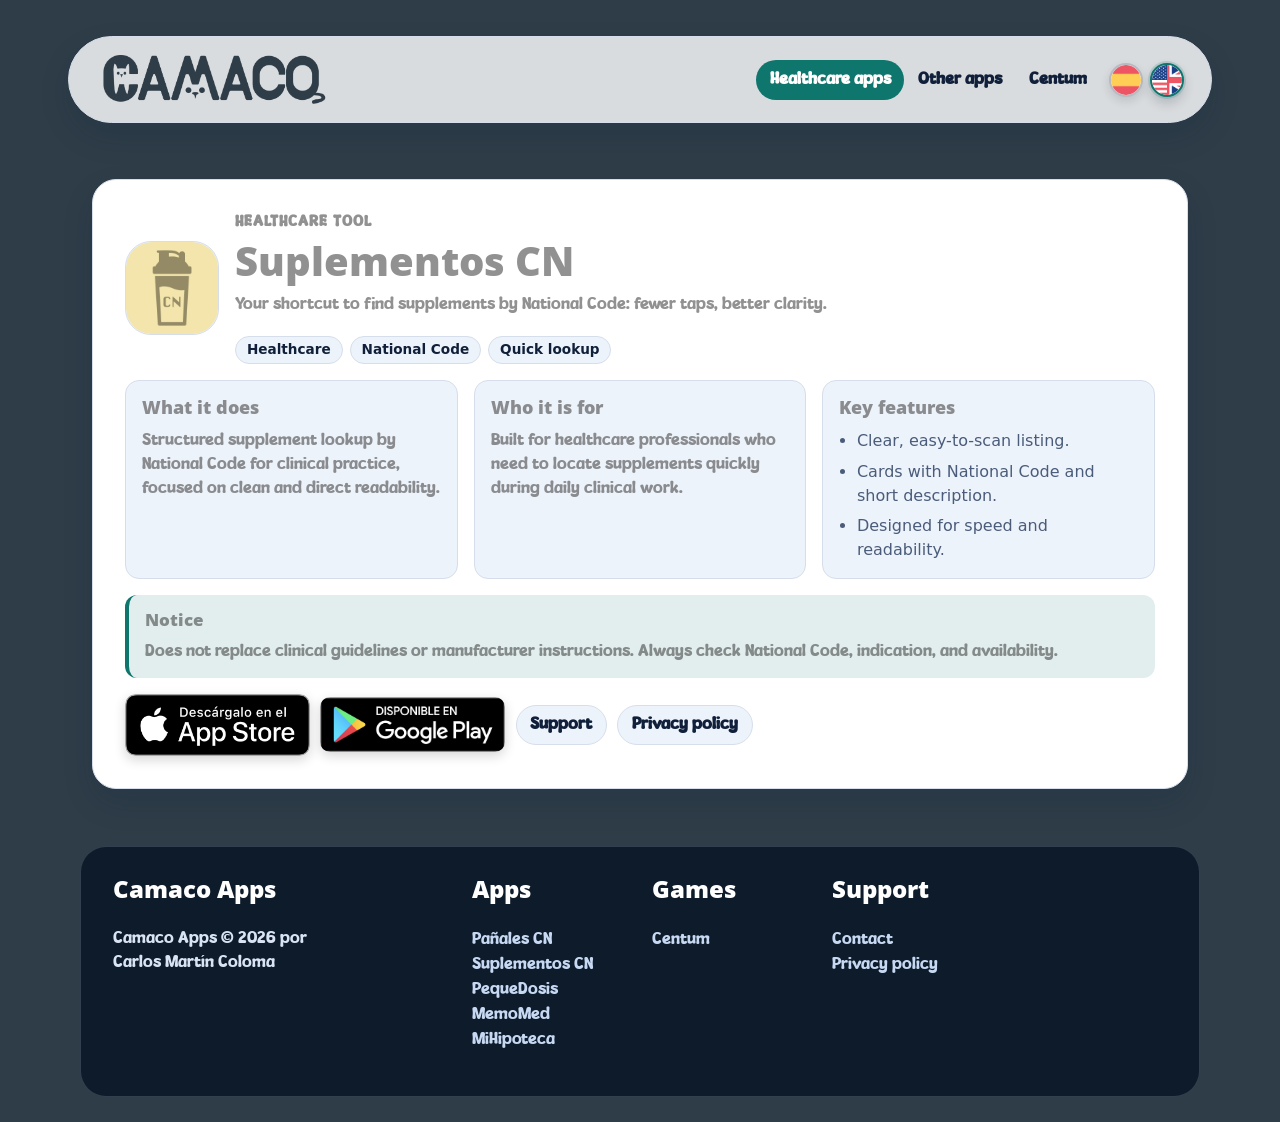
<file: scn/index.html>
<!doctype html>
<html lang="es">
<head>
    <meta charset="utf-8">
    <meta name="keywords" content="Suplementos CN, código nacional, consulta sanitaria">
    <meta name="description" content="Suplementos CN: localiza suplementos con Código Nacional de forma rápida y legible para uso sanitario.">
    <meta name="viewport" content="width=device-width, initial-scale=1.0, viewport-fit=cover">
    <meta name="robots" content="index, follow">
    <meta property="og:type" content="website">
    <meta property="og:site_name" content="Camaco Apps">
    <meta property="og:locale" content="es_ES">
    <meta property="og:title" content="Suplementos CN | Camaco Apps">
    <meta property="og:description" content="Tu atajo para localizar suplementos con Código Nacional: menos clics, más claridad.">
    <meta property="og:url" content="https://camacoapps.github.io/scn/">
    <meta property="og:image" content="https://camacoapps.github.io/img/IconBCN.png">
    <meta name="theme-color" content="#2e3d48">
    <meta name="apple-itunes-app" content="app-id=6741180099, app-argument=https://apps.apple.com/es/app/suplementos-cn/id6742206615">

    <link rel="shortcut icon" type="image/x-icon" href="../favicon.ico">
    <link rel="stylesheet" type="text/css" href="../all.css?2709">
    <link rel="stylesheet" type="text/css" href="../assets/css/styles.css?v=20260215">
    <link href="https://fonts.googleapis.com/css?family=Open+Sans:400,600,700,800&display=swap&subset=latin,latin-ext" rel="stylesheet" type="text/css">

    <title>Suplementos CN | Camaco Apps</title>

    <link rel="apple-touch-icon" sizes="180x180" href="/apple-touch-icon.png?v=20260405b">
    <link rel="icon" type="image/png" sizes="32x32" href="/favicon-32x32.png?v=20260405b">
    <link rel="icon" type="image/png" sizes="16x16" href="/favicon-16x16.png?v=20260405b">
    <link rel="icon" href="/favicon.ico?v=20260405b" sizes="any">
    <link rel="manifest" href="/site.webmanifest?v=20260405b">
    <link rel="mask-icon" href="/safari-pinned-tab.svg" color="#2e3d48">
    <meta name="msapplication-TileColor" content="#2e3d48">
<meta name="msapplication-config" content="/browserconfig.xml">
</head>
<body data-clean-url="true">

<div id="page-loading-blocs-notifaction" class="page-preloader"></div>

<div class="page-container">
    <header>
        <div class="bloc l-bloc" id="navigation">
            <div class="container bloc-sm bloc-no-padding-sm bloc-sm-md">
                <div class="row">
                    <div class="col">
                        <nav class="navbar row navbar-expand-md navbar-dark" role="navigation" aria-label="Navegación principal">
                            <div class="container-fluid">
                                <a class="navbar-brand img-protected link-navigation-style" href="../index.html">
                                    <img src="../img/logo-camaco.png" alt="Camaco Apps" class="navbar-brand-logo" width="242" height="60">
                                </a>
                                <button id="nav-toggle" type="button" class="ui-navbar-toggler navbar-toggler border-0 p-0 ms-auto me-md-0" aria-expanded="false" aria-label="Mostrar u ocultar navegación" data-bs-toggle="collapse" data-bs-target=".navbar-2066">
                                    <span class="navbar-toggler-icon">
                                        <svg height="32" viewBox="0 0 32 32" width="32" aria-hidden="true">
                                            <path class="svg-menu-icon" d="m2 9h28m-28 7h28m-28 7h28"></path>
                                        </svg>
                                    </span>
                                </button>
                                <div class="collapse navbar-collapse navbar-2066">
                                    <ul class="site-navigation nav navbar-nav ms-auto">
                                        <li class="nav-item"><a href="../index.html#apps-sanitarias" class="nav-link" aria-current="page" data-i18n="nav.healthApps">Apps sanitarias</a></li>
                                        <li class="nav-item"><a href="../index.html#otras-apps" class="nav-link" data-i18n="nav.otherApps">Otras apps</a></li>
                                        <li class="nav-item"><a href="../centum/index.html" class="nav-link" data-i18n="nav.centum">Centum</a></li>
                                    </ul>
                                </div>
                                <div class="language-selector" role="group" aria-label="Selector de idioma / Language selector">
                                    <button type="button" class="lang-flag is-active" data-lang="es" aria-label="Español" aria-pressed="true" title="Español">
                                        <img src="../img/icons/es.png" alt="Español" width="34" height="34" loading="lazy">
                                        <span class="visually-hidden">Español</span>
                                    </button>
                                    <button type="button" class="lang-flag" data-lang="en" aria-label="English" aria-pressed="false" title="English">
                                        <img src="../img/icons/en.png" alt="English" width="34" height="34" loading="lazy">
                                        <span class="visually-hidden">English</span>
                                    </button>
                                </div>
                            </div>
                        </nav>
                    </div>
                </div>
            </div>
        </div>
    </header>

    <main class="app-detail-main">
        <div class="container">
            <article class="app-detail-card">
                <header class="app-detail-header">
                    <div class="app-detail-icon">
                        <img src="../img/IconBCN.png" alt="Icono de la app Suplementos CN" width="70" height="70" data-fallback="../assets/img/icon-scn.svg" data-initials="SC">
                    </div>
                    <div>
                        <p class="app-detail-kicker" data-i18n="scn.kicker">Herramienta sanitaria</p>
                        <h1 class="app-detail-title">Suplementos CN</h1>
                        <p class="app-detail-description" data-i18n="scn.description">Tu atajo para localizar suplementos con Código Nacional: menos clics, más claridad.</p>
                        <div class="app-chips" aria-label="Etiquetas de Suplementos CN">
                            <span class="app-chip" data-i18n="scn.chip.health">Sanitarios</span>
                            <span class="app-chip" data-i18n="scn.chip.code">Código Nacional</span>
                            <span class="app-chip" data-i18n="scn.chip.quick">Consulta rápida</span>
                        </div>
                    </div>
                </header>

                <div class="app-columns">
                    <section class="app-panel">
                        <h2 data-i18n="scn.section.what">Qué hace</h2>
                        <p data-i18n="scn.section.whatText">Consulta ordenada de suplementos con CN para uso práctico en entorno sanitario, priorizando una lectura limpia y directa.</p>
                    </section>

                    <section class="app-panel">
                        <h2 data-i18n="scn.section.who">Para quién</h2>
                        <p data-i18n="scn.section.whoText">Diseñada para profesionales sanitarios que necesitan ubicar suplementos con rapidez durante la actividad clínica diaria.</p>
                    </section>

                    <section class="app-panel">
                        <h2 data-i18n="scn.section.features">Funciones clave</h2>
                        <ul>
                            <li data-i18n="scn.feature.1">Listado claro y fácil de recorrer.</li>
                            <li data-i18n="scn.feature.2">Fichas con CN y descripción breve.</li>
                            <li data-i18n="scn.feature.3">Enfoque en rapidez y legibilidad.</li>
                        </ul>
                    </section>
                </div>

                <section class="app-note" aria-labelledby="aviso-scn">
                    <h2 id="aviso-scn" data-i18n="scn.note.title">Aviso</h2>
                    <p data-i18n="scn.note.text">No sustituye guías clínicas ni indicaciones del fabricante. Comprueba siempre CN, indicación y disponibilidad.</p>
                </section>

                <div class="app-links" aria-label="Enlaces de Suplementos CN">
                    <a class="store-btn" href="https://apps.apple.com/us/app/suplementos-cn/id6742206615" target="_blank" rel="noopener noreferrer" aria-label="Descargar Suplementos CN en App Store">
                        <img src="../img/DAS-1.png" alt="Disponible en App Store" width="185" height="62" loading="lazy">
                    </a>
                    <a class="store-btn" href="https://play.google.com/store/apps/details?id=com.michapps.bcn" target="_blank" rel="noopener noreferrer" aria-label="Descargar Suplementos CN en Google Play">
                        <img src="../img/gplay.png" alt="Disponible en Google Play" width="185" height="55" loading="lazy">
                    </a>
                    <a class="btn-link-pill" href="../contacto/index.html?area=apps" data-i18n="common.support">Soporte</a>
                    <a class="btn-link-pill" href="../politicadeprivacidad/index.html" data-i18n="common.privacy">Política de privacidad</a>
                </div>
            </article>
        </div>
    </main>

    <button aria-label="Botón para volver arriba" class="bloc-button btn btn-d scrollToTop" onclick="scrollToTarget('1',this)">
        <svg xmlns="http://www.w3.org/2000/svg" width="22" height="22" viewBox="0 0 32 32" aria-hidden="true">
            <path class="scroll-to-top-btn-icon" d="M30,22.656l-14-13-14,13"></path>
        </svg>
    </button>

    <footer>
        <div class="bloc d-bloc" id="footer">
            <div class="container bloc-md-sm bloc-lg-md bloc-md">
                <div class="row">
                    <div class="col-lg-3 col-sm-12 col-md-12 mb-3">
                        <h4 class="text-sm-start text-start mb-4">Camaco Apps</h4>
                        <p class="text-sm-start float-none text-start">Camaco Apps © <span data-current-year>2026</span> por Carlos Martín Coloma</p>
                    </div>
                    <div class="col-sm-6 col-lg-2 offset-lg-1 col-md-3 mb-3">
                        <h4 class="text-sm-start text-start mb-4" data-i18n="footer.apps">Apps</h4>
                        <a href="../pcn/index.html" class="a-btn a-block">Pañales CN</a>
                        <a href="./index.html" class="a-btn a-block">Suplementos CN</a>
                        <a href="../pequedosis/index.html" class="a-btn a-block">PequeDosis</a>
                        <a href="../memomed/index.html" class="a-btn a-block">MemoMed</a>
                        <a href="../mihipoteca/index.html" class="a-btn a-block">MiHipoteca</a>
                    </div>
                    <div class="col-md-3 col-sm-6 col-lg-2 mb-3">
                        <h4 class="text-sm-start text-start mb-4" data-i18n="footer.games">Juegos</h4>
                        <a href="../centum/index.html" class="a-btn a-block">Centum</a>
                    </div>
                    <div class="col-md-3 col-sm-6 col-lg-2 mb-3">
                        <h4 class="text-sm-start text-start mb-4" data-i18n="footer.support">Soporte</h4>
                        <a href="../contacto/index.html?area=apps" class="a-btn a-block" data-i18n="footer.contact">Contacto</a>
                        <a href="../politicadeprivacidad/index.html" class="a-btn a-block" data-i18n="footer.policy">Política de privacidad</a>
                    </div>
                </div>
            </div>
        </div>
    </footer>
</div>

<script src="../js/all.js?5404"></script>
<script>
window.pageTranslations = {
    es: {
        "meta.title": "Suplementos CN | Camaco Apps",
        "meta.description": "Suplementos CN: localiza suplementos con Código Nacional de forma rápida y legible para uso sanitario.",
        "meta.ogTitle": "Suplementos CN | Camaco Apps",
        "meta.ogDescription": "Tu atajo para localizar suplementos con Código Nacional: menos clics, más claridad.",
        "meta.ogLocale": "es_ES",
        "scn.kicker": "Herramienta sanitaria",
        "scn.description": "Tu atajo para localizar suplementos con Código Nacional: menos clics, más claridad.",
        "scn.chip.health": "Sanitarios",
        "scn.chip.code": "Código Nacional",
        "scn.chip.quick": "Consulta rápida",
        "scn.section.what": "Qué hace",
        "scn.section.whatText": "Consulta ordenada de suplementos con CN para uso práctico en entorno sanitario, priorizando una lectura limpia y directa.",
        "scn.section.who": "Para quién",
        "scn.section.whoText": "Diseñada para profesionales sanitarios que necesitan ubicar suplementos con rapidez durante la actividad clínica diaria.",
        "scn.section.features": "Funciones clave",
        "scn.feature.1": "Listado claro y fácil de recorrer.",
        "scn.feature.2": "Fichas con CN y descripción breve.",
        "scn.feature.3": "Enfoque en rapidez y legibilidad.",
        "scn.note.title": "Aviso",
        "scn.note.text": "No sustituye guías clínicas ni indicaciones del fabricante. Comprueba siempre CN, indicación y disponibilidad."
    },
    en: {
        "meta.title": "Suplementos CN | Camaco Apps",
        "meta.description": "Suplementos CN: quickly find supplements by National Code with clear, clinical-friendly results.",
        "meta.ogTitle": "Suplementos CN | Camaco Apps",
        "meta.ogDescription": "Your shortcut to find supplements by National Code: fewer taps, better clarity.",
        "meta.ogLocale": "en_GB",
        "scn.kicker": "Healthcare Tool",
        "scn.description": "Your shortcut to find supplements by National Code: fewer taps, better clarity.",
        "scn.chip.health": "Healthcare",
        "scn.chip.code": "National Code",
        "scn.chip.quick": "Quick lookup",
        "scn.section.what": "What it does",
        "scn.section.whatText": "Structured supplement lookup by National Code for clinical practice, focused on clean and direct readability.",
        "scn.section.who": "Who it is for",
        "scn.section.whoText": "Built for healthcare professionals who need to locate supplements quickly during daily clinical work.",
        "scn.section.features": "Key features",
        "scn.feature.1": "Clear, easy-to-scan listing.",
        "scn.feature.2": "Cards with National Code and short description.",
        "scn.feature.3": "Designed for speed and readability.",
        "scn.note.title": "Notice",
        "scn.note.text": "Does not replace clinical guidelines or manufacturer instructions. Always check National Code, indication, and availability."
    }
};
</script>
<script src="../assets/js/main.js?v=20260215"></script>
</body>
</html>
</file>
<file: assets/css/styles.css>
:root {
  color-scheme: light;
  --bg: #2e3d48;
  --surface: #ffffff;
  --surface-alt: #edf3fb;
  --text: #11203a;
  --muted: #4a5c7a;
  --accent: #0f766e;
  --accent-strong: #115e59;
  --border: #d6deeb;
  --shadow: 0 14px 32px rgba(11, 23, 54, 0.12);
  --nav-bg: rgba(255, 255, 255, 0.82);
  --footer-bg: #0d1b2a;
  --footer-text: #d9e3f3;
  --footer-border: rgba(217, 227, 243, 0.18);
  --footer-link: #c7d8f2;
  --radius-lg: 18px;
  --radius-xl: 24px;
}

@media (prefers-color-scheme: dark) {
  :root {
    color-scheme: light;
  }
}

html,
body {
  min-height: 100%;
}

body {
  margin: 0;
  color: var(--text);
  background: var(--bg);
}

.page-container {
  min-height: 100vh;
  display: flex;
  flex-direction: column;
  overflow: visible;
}

main {
  flex: 1;
}

a,
button,
input,
textarea {
  transition: color 0.25s ease, background-color 0.25s ease, border-color 0.25s ease,
    transform 0.25s ease, box-shadow 0.25s ease;
}

a:focus-visible,
button:focus-visible,
input:focus-visible,
textarea:focus-visible {
  outline: 3px solid var(--accent);
  outline-offset: 3px;
}

#navigation {
  background: transparent !important;
  padding-top: 1rem;
  padding-bottom: 0.6rem;
}

#navigation .container,
.home-hero .container,
.games-hero .container,
.apps-section .container,
.games-section .container,
.app-detail-main .container,
#footer .container {
  max-width: 1120px;
}

#navigation .navbar {
  background: var(--nav-bg);
  border: 1px solid var(--border);
  border-radius: 999px;
  box-shadow: var(--shadow);
  padding: 0.5rem 0.95rem;
  backdrop-filter: blur(10px);
}

#navigation .navbar-brand {
  color: var(--text) !important;
  font-weight: 800;
  letter-spacing: 0.2px;
}

#navigation .navbar-brand img {
  display: block;
  width: clamp(150px, 22vw, 240px);
  height: auto;
}

#navigation .navbar-toggler {
  border-radius: 12px;
  background: var(--nav-bg) !important;
  border: 1px solid var(--border) !important;
  padding: 0.35rem !important;
  box-shadow: 0 6px 14px rgba(17, 32, 58, 0.14);
}

#navigation .navbar-toggler:hover,
#navigation .navbar-toggler:focus-visible {
  background: var(--surface-alt) !important;
  border-color: rgba(17, 32, 58, 0.28) !important;
}

#navigation .navbar-toggler .svg-menu-icon {
  stroke: var(--text) !important;
}

#navigation .navbar .nav-link {
  color: var(--text) !important;
  font-weight: 600;
  border-radius: 999px;
  padding: 0.5rem 0.85rem !important;
}

#navigation .navbar .nav-link:hover {
  background: rgba(15, 118, 110, 0.16);
}

#navigation .navbar .nav-link[aria-current="page"] {
  background: var(--accent);
  color: #ffffff !important;
}

#navigation .language-selector {
  display: inline-flex;
  align-items: center;
  gap: 0.4rem;
  margin-left: 0.55rem;
}

#navigation .lang-flag {
  width: 34px;
  height: 34px;
  border-radius: 999px;
  border: 2px solid rgba(17, 32, 58, 0.25);
  box-shadow: 0 4px 10px rgba(17, 32, 58, 0.14);
  padding: 0;
  cursor: pointer;
  position: relative;
  overflow: hidden;
  flex: 0 0 auto;
}

#navigation .lang-flag img {
  width: 100%;
  height: 100%;
  object-fit: cover;
  display: block;
}

#navigation .lang-flag:hover {
  transform: translateY(-1px);
  border-color: rgba(17, 32, 58, 0.5);
}

#navigation .lang-flag.is-active {
  border-color: var(--accent);
  box-shadow: 0 0 0 2px rgba(15, 118, 110, 0.16), 0 6px 12px rgba(17, 32, 58, 0.2);
}

.home-hero {
  padding: 1.2rem 1rem 0.4rem;
}

.home-hero .container {
  background: rgba(0, 0, 0, 0.18);
  border: 1px solid rgba(255, 255, 255, 0.12);
  border-radius: 16px;
  padding: 1rem 1.1rem;
}

.home-hero .home-title,
.games-hero .games-title {
  margin: 0;
  font-size: clamp(1.9rem, 4vw, 3.1rem);
  letter-spacing: -0.02em;
  color: #f7fbff !important;
  text-shadow: 0 2px 4px rgba(0, 0, 0, 0.4);
}

.home-hero .home-subtitle,
.games-hero .games-subtitle {
  color: #e7f0fb !important;
  font-size: clamp(1rem, 2vw, 1.2rem);
  margin: 0.8rem 0 0;
  max-width: 760px;
  text-shadow: 0 2px 4px rgba(0, 0, 0, 0.35);
}

.apps-section {
  padding: 1.4rem 1rem 3.4rem;
}

.other-apps-section {
  padding-top: 0;
}

.apps-section-title {
  margin: 0 0 0.95rem;
  color: #f7fbff !important;
  font-size: clamp(1.4rem, 2.4vw, 2rem);
  letter-spacing: -0.01em;
}

.apps-grid {
  display: grid;
  grid-template-columns: repeat(auto-fit, minmax(220px, 1fr));
  gap: 1.1rem;
}

.app-card {
  background: var(--surface);
  border: 1px solid var(--border);
  border-radius: var(--radius-lg);
  box-shadow: var(--shadow);
  padding: 1.2rem;
  display: flex;
  flex-direction: column;
  min-height: 100%;
}

.app-card:hover,
.app-card:focus-within {
  transform: translateY(-3px);
  border-color: var(--accent);
  box-shadow: 0 18px 30px rgba(11, 23, 54, 0.2);
}

.app-card-media {
  width: 88px;
  height: 88px;
  border-radius: 22px;
  border: 1px solid var(--border);
  background: var(--surface-alt);
  display: grid;
  place-items: center;
  margin-bottom: 0.9rem;
  box-shadow: inset 0 0 0 1px rgba(255, 255, 255, 0.22);
  overflow: hidden;
}

.app-card-media img {
  width: 100%;
  height: 100%;
  object-fit: cover;
  border-radius: inherit;
  display: block;
}

.app-card-media-pcn {
  background: #2196f3;
  border-color: #2196f3;
}

.app-card-media-scn {
  background: #f3e5ab;
  border-color: #f3e5ab;
}

.app-card-media-mm {
  background: #2e70ac;
  border-color: #2e70ac;
}

.app-card-media-pd {
  background: #aed68e;
  border-color: #aed68e;
}

.app-card-media-centum {
  background: #95e1d3;
  border-color: #95e1d3;
}

.app-card-media-mh {
  background: #3f72d4;
  border-color: #3f72d4;
}

.app-card h3 {
  margin: 0;
  color: var(--text);
  font-size: 1.24rem;
}

.app-card p {
  margin: 0.65rem 0 0;
  color: var(--muted);
  font-size: 0.97rem;
  line-height: 1.5;
}

.app-card-link {
  margin-top: auto;
  color: var(--accent) !important;
  text-decoration: none;
  font-weight: 700;
  display: inline-flex;
  align-items: center;
  gap: 0.35rem;
  padding-top: 1rem;
}

.app-card-link:hover {
  color: var(--accent-strong) !important;
}

.games-section {
  padding: 0.6rem 1rem 3.2rem;
}

.games-hero {
  padding: 0 1rem 0.2rem;
}

.games-hero .container {
  background: rgba(0, 0, 0, 0.18);
  border: 1px solid rgba(255, 255, 255, 0.12);
  border-radius: 16px;
  padding: 1rem 1.1rem;
}

.games-grid {
  display: grid;
  grid-template-columns: minmax(220px, 340px);
  justify-content: start;
}

.app-detail-main {
  padding: 1.6rem 1rem 3.2rem;
}

.app-detail-card {
  background: var(--surface);
  border: 1px solid var(--border);
  border-radius: var(--radius-xl);
  box-shadow: var(--shadow);
  padding: clamp(1.1rem, 2.6vw, 2rem);
}

.app-detail-header {
  display: grid;
  gap: 1rem;
  grid-template-columns: auto 1fr;
  align-items: center;
  margin-bottom: 1rem;
}

.app-detail-icon {
  width: 94px;
  height: 94px;
  border-radius: 26px;
  border: 1px solid var(--border);
  background: var(--surface-alt);
  display: grid;
  place-items: center;
  overflow: hidden;
}

.app-detail-icon img {
  width: 100%;
  height: 100%;
  object-fit: cover;
  border-radius: inherit;
  display: block;
}

.app-detail-kicker {
  margin: 0;
  color: var(--accent);
  font-size: 0.92rem;
  text-transform: uppercase;
  letter-spacing: 0.07em;
  font-weight: 700;
}

.app-detail-title {
  margin: 0.2rem 0 0;
  color: var(--text);
  font-size: clamp(1.8rem, 4vw, 2.5rem);
}

.app-detail-description {
  margin: 0.5rem 0 1.15rem;
  color: var(--muted);
  font-size: 1.03rem;
  max-width: 76ch;
}

.app-chips {
  display: flex;
  flex-wrap: wrap;
  gap: 0.45rem;
  margin-top: 0.15rem;
}

.app-chip {
  display: inline-flex;
  align-items: center;
  border: 1px solid var(--border);
  border-radius: 999px;
  background: var(--surface-alt);
  color: var(--text);
  font-size: 0.85rem;
  font-weight: 700;
  line-height: 1;
  padding: 0.38rem 0.68rem;
}

.app-columns {
  display: grid;
  grid-template-columns: repeat(auto-fit, minmax(220px, 1fr));
  gap: 1rem;
}

.app-panel {
  background: var(--surface-alt);
  border: 1px solid var(--border);
  border-radius: 14px;
  padding: 1rem;
}

.app-panel h2 {
  margin: 0;
  color: var(--text);
  font-size: 1.1rem;
}

.app-panel p,
.app-panel ul {
  margin-top: 0.7rem;
  margin-bottom: 0;
  color: var(--muted);
}

.app-panel ul {
  padding-left: 1.1rem;
}

.app-panel li + li {
  margin-top: 0.42rem;
}

.app-note {
  margin-top: 1rem;
  background: rgba(15, 118, 110, 0.12);
  border-left: 4px solid var(--accent);
  border-radius: 12px;
  color: var(--text);
  padding: 0.9rem 1rem;
}

.app-note h2 {
  margin: 0;
  color: var(--text);
  font-size: 1.05rem;
}

.app-note p {
  margin: 0.6rem 0 0;
  color: var(--text);
}

.app-links {
  margin-top: 1rem;
  display: flex;
  flex-wrap: wrap;
  gap: 0.65rem;
  align-items: center;
}

.app-links .store-btn {
  display: inline-flex;
  align-items: center;
  justify-content: center;
  line-height: 0;
  border-radius: 10px;
  overflow: hidden;
  box-shadow: 0 4px 12px rgba(0, 0, 0, 0.16);
}

.app-links .store-btn img {
  display: block;
  width: 185px;
  height: auto;
}

.app-links .btn-link-pill {
  border: 1px solid var(--border);
  background: var(--surface-alt);
  color: var(--text) !important;
  text-decoration: none;
  font-weight: 600;
  border-radius: 999px;
  padding: 0.45rem 0.85rem;
}

.app-links .btn-link-pill:hover {
  border-color: var(--accent);
  color: var(--accent) !important;
}

.privacy-policy-content a {
  color: var(--text) !important;
  font-weight: 600;
  text-decoration: underline;
}

.privacy-policy-content a:hover {
  color: var(--accent-strong) !important;
}

@media (max-width: 460px) {
  .app-links .store-btn img {
    width: 164px;
  }
}

#footer {
  background: transparent !important;
  padding: 0.4rem 1rem 1.6rem;
}

#footer .container {
  background: var(--footer-bg);
  border: 1px solid var(--footer-border);
  border-radius: 26px;
  padding: 1.7rem clamp(1rem, 2.6vw, 2rem);
}

#footer h4 {
  color: #ffffff !important;
}

#footer p,
#footer .tc-4279,
#footer .tc-426 {
  color: var(--footer-text) !important;
}

#footer a {
  color: var(--footer-link) !important;
  text-decoration: none;
}

#footer a:hover {
  color: #ffffff !important;
}

.scrollToTop {
  border-radius: 999px;
  background: var(--accent) !important;
  border-color: var(--accent) !important;
}

.scroll-to-top-btn-icon {
  stroke: #ffffff;
}

@media (max-width: 991.98px) {
  #navigation .navbar {
    border-radius: 20px;
  }

  #navigation .navbar-brand img {
    width: min(68vw, 220px);
  }

  #navigation .language-selector {
    margin-left: 0.4rem;
  }

  #navigation .lang-flag {
    width: 30px;
    height: 30px;
  }

  #navigation .navbar-collapse {
    margin-top: 0.75rem;
    border-top: 1px solid var(--border);
    padding-top: 0.7rem;
  }

  .app-detail-header {
    grid-template-columns: 1fr;
  }
}

@media (prefers-reduced-motion: no-preference) {
  .home-title,
  .home-subtitle,
  .app-card,
  .app-detail-card {
    animation: rise-in 0.45s ease both;
  }

  .app-card:nth-child(2) {
    animation-delay: 0.06s;
  }

  .app-card:nth-child(3) {
    animation-delay: 0.12s;
  }

  .app-card:nth-child(4) {
    animation-delay: 0.18s;
  }

  .app-card:nth-child(5) {
    animation-delay: 0.24s;
  }
}

@keyframes rise-in {
  from {
    opacity: 0;
    transform: translateY(10px);
  }

  to {
    opacity: 1;
    transform: translateY(0);
  }
}
</file>
<file: all.css>
@charset "UTF-8";/*!
 * Bootstrap  v5.3.2 (https://getbootstrap.com/)
 * Copyright 2011-2023 The Bootstrap Authors
 * Licensed under MIT (https://github.com/twbs/bootstrap/blob/main/LICENSE)
 */:root,[data-bs-theme=light]{--bs-blue:#0d6efd;--bs-indigo:#6610f2;--bs-purple:#6f42c1;--bs-pink:#d63384;--bs-red:#dc3545;--bs-orange:#fd7e14;--bs-yellow:#ffc107;--bs-green:#198754;--bs-teal:#20c997;--bs-cyan:#0dcaf0;--bs-black:#000;--bs-white:#fff;--bs-gray:#6c757d;--bs-gray-dark:#343a40;--bs-gray-100:#f8f9fa;--bs-gray-200:#e9ecef;--bs-gray-300:#dee2e6;--bs-gray-400:#ced4da;--bs-gray-500:#adb5bd;--bs-gray-600:#6c757d;--bs-gray-700:#495057;--bs-gray-800:#343a40;--bs-gray-900:#212529;--bs-primary:#0d6efd;--bs-secondary:#6c757d;--bs-success:#198754;--bs-info:#0dcaf0;--bs-warning:#ffc107;--bs-danger:#dc3545;--bs-light:#f8f9fa;--bs-dark:#212529;--bs-primary-rgb:13,110,253;--bs-secondary-rgb:108,117,125;--bs-success-rgb:25,135,84;--bs-info-rgb:13,202,240;--bs-warning-rgb:255,193,7;--bs-danger-rgb:220,53,69;--bs-light-rgb:248,249,250;--bs-dark-rgb:33,37,41;--bs-primary-text-emphasis:#052c65;--bs-secondary-text-emphasis:#2b2f32;--bs-success-text-emphasis:#0a3622;--bs-info-text-emphasis:#055160;--bs-warning-text-emphasis:#664d03;--bs-danger-text-emphasis:#58151c;--bs-light-text-emphasis:#495057;--bs-dark-text-emphasis:#495057;--bs-primary-bg-subtle:#cfe2ff;--bs-secondary-bg-subtle:#e2e3e5;--bs-success-bg-subtle:#d1e7dd;--bs-info-bg-subtle:#cff4fc;--bs-warning-bg-subtle:#fff3cd;--bs-danger-bg-subtle:#f8d7da;--bs-light-bg-subtle:#fcfcfd;--bs-dark-bg-subtle:#ced4da;--bs-primary-border-subtle:#9ec5fe;--bs-secondary-border-subtle:#c4c8cb;--bs-success-border-subtle:#a3cfbb;--bs-info-border-subtle:#9eeaf9;--bs-warning-border-subtle:#ffe69c;--bs-danger-border-subtle:#f1aeb5;--bs-light-border-subtle:#e9ecef;--bs-dark-border-subtle:#adb5bd;--bs-white-rgb:255,255,255;--bs-black-rgb:0,0,0;--bs-font-sans-serif:system-ui,-apple-system,"Segoe UI",Roboto,"Helvetica Neue","Noto Sans","Liberation Sans",Arial,sans-serif,"Apple Color Emoji","Segoe UI Emoji","Segoe UI Symbol","Noto Color Emoji";--bs-font-monospace:SFMono-Regular,Menlo,Monaco,Consolas,"Liberation Mono","Courier New",monospace;--bs-gradient:linear-gradient(180deg, rgba(255, 255, 255, 0.15), rgba(255, 255, 255, 0));--bs-body-font-family:var(--bs-font-sans-serif);--bs-body-font-size:1rem;--bs-body-font-weight:400;--bs-body-line-height:1.5;--bs-body-color:#212529;--bs-body-color-rgb:33,37,41;--bs-body-bg:#fff;--bs-body-bg-rgb:255,255,255;--bs-emphasis-color:#000;--bs-emphasis-color-rgb:0,0,0;--bs-secondary-color:rgba(33, 37, 41, 0.75);--bs-secondary-color-rgb:33,37,41;--bs-secondary-bg:#e9ecef;--bs-secondary-bg-rgb:233,236,239;--bs-tertiary-color:rgba(33, 37, 41, 0.5);--bs-tertiary-color-rgb:33,37,41;--bs-tertiary-bg:#f8f9fa;--bs-tertiary-bg-rgb:248,249,250;--bs-heading-color:inherit;--bs-link-color:#0d6efd;--bs-link-color-rgb:13,110,253;--bs-link-decoration:underline;--bs-link-hover-color:#0a58ca;--bs-link-hover-color-rgb:10,88,202;--bs-code-color:#d63384;--bs-highlight-color:#212529;--bs-highlight-bg:#fff3cd;--bs-border-width:1px;--bs-border-style:solid;--bs-border-color:#dee2e6;--bs-border-color-translucent:rgba(0, 0, 0, 0.175);--bs-border-radius:0.375rem;--bs-border-radius-sm:0.25rem;--bs-border-radius-lg:0.5rem;--bs-border-radius-xl:1rem;--bs-border-radius-xxl:2rem;--bs-border-radius-2xl:var(--bs-border-radius-xxl);--bs-border-radius-pill:50rem;--bs-box-shadow:0 0.5rem 1rem rgba(0, 0, 0, 0.15);--bs-box-shadow-sm:0 0.125rem 0.25rem rgba(0, 0, 0, 0.075);--bs-box-shadow-lg:0 1rem 3rem rgba(0, 0, 0, 0.175);--bs-box-shadow-inset:inset 0 1px 2px rgba(0, 0, 0, 0.075);--bs-focus-ring-width:0.25rem;--bs-focus-ring-opacity:0.25;--bs-focus-ring-color:rgba(13, 110, 253, 0.25);--bs-form-valid-color:#198754;--bs-form-valid-border-color:#198754;--bs-form-invalid-color:#dc3545;--bs-form-invalid-border-color:#dc3545}[data-bs-theme=dark]{color-scheme:dark;--bs-body-color:#dee2e6;--bs-body-color-rgb:222,226,230;--bs-body-bg:#212529;--bs-body-bg-rgb:33,37,41;--bs-emphasis-color:#fff;--bs-emphasis-color-rgb:255,255,255;--bs-secondary-color:rgba(222, 226, 230, 0.75);--bs-secondary-color-rgb:222,226,230;--bs-secondary-bg:#343a40;--bs-secondary-bg-rgb:52,58,64;--bs-tertiary-color:rgba(222, 226, 230, 0.5);--bs-tertiary-color-rgb:222,226,230;--bs-tertiary-bg:#2b3035;--bs-tertiary-bg-rgb:43,48,53;--bs-primary-text-emphasis:#6ea8fe;--bs-secondary-text-emphasis:#a7acb1;--bs-success-text-emphasis:#75b798;--bs-info-text-emphasis:#6edff6;--bs-warning-text-emphasis:#ffda6a;--bs-danger-text-emphasis:#ea868f;--bs-light-text-emphasis:#f8f9fa;--bs-dark-text-emphasis:#dee2e6;--bs-primary-bg-subtle:#031633;--bs-secondary-bg-subtle:#161719;--bs-success-bg-subtle:#051b11;--bs-info-bg-subtle:#032830;--bs-warning-bg-subtle:#332701;--bs-danger-bg-subtle:#2c0b0e;--bs-light-bg-subtle:#343a40;--bs-dark-bg-subtle:#1a1d20;--bs-primary-border-subtle:#084298;--bs-secondary-border-subtle:#41464b;--bs-success-border-subtle:#0f5132;--bs-info-border-subtle:#087990;--bs-warning-border-subtle:#997404;--bs-danger-border-subtle:#842029;--bs-light-border-subtle:#495057;--bs-dark-border-subtle:#343a40;--bs-heading-color:inherit;--bs-link-color:#6ea8fe;--bs-link-hover-color:#8bb9fe;--bs-link-color-rgb:110,168,254;--bs-link-hover-color-rgb:139,185,254;--bs-code-color:#e685b5;--bs-highlight-color:#dee2e6;--bs-highlight-bg:#664d03;--bs-border-color:#495057;--bs-border-color-translucent:rgba(255, 255, 255, 0.15);--bs-form-valid-color:#75b798;--bs-form-valid-border-color:#75b798;--bs-form-invalid-color:#ea868f;--bs-form-invalid-border-color:#ea868f}*,::after,::before{box-sizing:border-box}@media (prefers-reduced-motion:no-preference){:root{scroll-behavior:smooth}}body{margin:0;font-family:var(--bs-body-font-family);font-size:var(--bs-body-font-size);font-weight:var(--bs-body-font-weight);line-height:var(--bs-body-line-height);color:var(--bs-body-color);text-align:var(--bs-body-text-align);background-color:var(--bs-body-bg);-webkit-text-size-adjust:100%;-webkit-tap-highlight-color:transparent}hr{margin:1rem 0;color:inherit;border:0;border-top:var(--bs-border-width) solid;opacity:.25}.h1,.h2,.h3,.h4,.h5,.h6,h1,h2,h3,h4,h5,h6{margin-top:0;margin-bottom:.5rem;font-weight:500;line-height:1.2;color:var(--bs-heading-color)}.h1,h1{font-size:calc(1.375rem + 1.5vw)}@media (min-width:1200px){.h1,h1{font-size:2.5rem}}.h2,h2{font-size:calc(1.325rem + .9vw)}@media (min-width:1200px){.h2,h2{font-size:2rem}}.h3,h3{font-size:calc(1.3rem + .6vw)}@media (min-width:1200px){.h3,h3{font-size:1.75rem}}.h4,h4{font-size:calc(1.275rem + .3vw)}@media (min-width:1200px){.h4,h4{font-size:1.5rem}}.h5,h5{font-size:1.25rem}.h6,h6{font-size:1rem}p{margin-top:0;margin-bottom:1rem}abbr[title]{-webkit-text-decoration:underline dotted;text-decoration:underline dotted;cursor:help;-webkit-text-decoration-skip-ink:none;text-decoration-skip-ink:none}address{margin-bottom:1rem;font-style:normal;line-height:inherit}ol,ul{padding-left:2rem}dl,ol,ul{margin-top:0;margin-bottom:1rem}ol ol,ol ul,ul ol,ul ul{margin-bottom:0}dt{font-weight:700}dd{margin-bottom:.5rem;margin-left:0}blockquote{margin:0 0 1rem}b,strong{font-weight:bolder}.small,small{font-size:.875em}.mark,mark{padding:.1875em;color:var(--bs-highlight-color);background-color:var(--bs-highlight-bg)}sub,sup{position:relative;font-size:.75em;line-height:0;vertical-align:baseline}sub{bottom:-.25em}sup{top:-.5em}a{color:rgba(var(--bs-link-color-rgb),var(--bs-link-opacity,1));text-decoration:underline}a:hover{--bs-link-color-rgb:var(--bs-link-hover-color-rgb)}a:not([href]):not([class]),a:not([href]):not([class]):hover{color:inherit;text-decoration:none}code,kbd,pre,samp{font-family:var(--bs-font-monospace);font-size:1em}pre{display:block;margin-top:0;margin-bottom:1rem;overflow:auto;font-size:.875em}pre code{font-size:inherit;color:inherit;word-break:normal}code{font-size:.875em;color:var(--bs-code-color);word-wrap:break-word}a>code{color:inherit}kbd{padding:.1875rem .375rem;font-size:.875em;color:var(--bs-body-bg);background-color:var(--bs-body-color);border-radius:.25rem}kbd kbd{padding:0;font-size:1em}figure{margin:0 0 1rem}img,svg{vertical-align:middle}table{caption-side:bottom;border-collapse:collapse}caption{padding-top:.5rem;padding-bottom:.5rem;color:var(--bs-secondary-color);text-align:left}th{text-align:inherit;text-align:-webkit-match-parent}tbody,td,tfoot,th,thead,tr{border-color:inherit;border-style:solid;border-width:0}label{display:inline-block}button{border-radius:0}button:focus:not(:focus-visible){outline:0}button,input,optgroup,select,textarea{margin:0;font-family:inherit;font-size:inherit;line-height:inherit}button,select{text-transform:none}[role=button]{cursor:pointer}select{word-wrap:normal}select:disabled{opacity:1}[list]:not([type=date]):not([type=datetime-local]):not([type=month]):not([type=week]):not([type=time])::-webkit-calendar-picker-indicator{display:none!important}[type=button],[type=reset],[type=submit],button{-webkit-appearance:button}[type=button]:not(:disabled),[type=reset]:not(:disabled),[type=submit]:not(:disabled),button:not(:disabled){cursor:pointer}::-moz-focus-inner{padding:0;border-style:none}textarea{resize:vertical}fieldset{min-width:0;padding:0;margin:0;border:0}legend{float:left;width:100%;padding:0;margin-bottom:.5rem;font-size:calc(1.275rem + .3vw);line-height:inherit}@media (min-width:1200px){legend{font-size:1.5rem}}legend+*{clear:left}::-webkit-datetime-edit-day-field,::-webkit-datetime-edit-fields-wrapper,::-webkit-datetime-edit-hour-field,::-webkit-datetime-edit-minute,::-webkit-datetime-edit-month-field,::-webkit-datetime-edit-text,::-webkit-datetime-edit-year-field{padding:0}::-webkit-inner-spin-button{height:auto}[type=search]{-webkit-appearance:textfield;outline-offset:-2px}::-webkit-search-decoration{-webkit-appearance:none}::-webkit-color-swatch-wrapper{padding:0}::-webkit-file-upload-button{font:inherit;-webkit-appearance:button}::file-selector-button{font:inherit;-webkit-appearance:button}output{display:inline-block}iframe{border:0}summary{display:list-item;cursor:pointer}progress{vertical-align:baseline}[hidden]{display:none!important}.lead{font-size:1.25rem;font-weight:300}.display-1{font-size:calc(1.625rem + 4.5vw);font-weight:300;line-height:1.2}@media (min-width:1200px){.display-1{font-size:5rem}}.display-2{font-size:calc(1.575rem + 3.9vw);font-weight:300;line-height:1.2}@media (min-width:1200px){.display-2{font-size:4.5rem}}.display-3{font-size:calc(1.525rem + 3.3vw);font-weight:300;line-height:1.2}@media (min-width:1200px){.display-3{font-size:4rem}}.display-4{font-size:calc(1.475rem + 2.7vw);font-weight:300;line-height:1.2}@media (min-width:1200px){.display-4{font-size:3.5rem}}.display-5{font-size:calc(1.425rem + 2.1vw);font-weight:300;line-height:1.2}@media (min-width:1200px){.display-5{font-size:3rem}}.display-6{font-size:calc(1.375rem + 1.5vw);font-weight:300;line-height:1.2}@media (min-width:1200px){.display-6{font-size:2.5rem}}.list-unstyled{padding-left:0;list-style:none}.list-inline{padding-left:0;list-style:none}.list-inline-item{display:inline-block}.list-inline-item:not(:last-child){margin-right:.5rem}.initialism{font-size:.875em;text-transform:uppercase}.blockquote{margin-bottom:1rem;font-size:1.25rem}.blockquote>:last-child{margin-bottom:0}.blockquote-footer{margin-top:-1rem;margin-bottom:1rem;font-size:.875em;color:#6c757d}.blockquote-footer::before{content:"— "}.img-fluid{max-width:100%;height:auto}.img-thumbnail{padding:.25rem;background-color:var(--bs-body-bg);border:var(--bs-border-width) solid var(--bs-border-color);border-radius:var(--bs-border-radius);max-width:100%;height:auto}.figure{display:inline-block}.figure-img{margin-bottom:.5rem;line-height:1}.figure-caption{font-size:.875em;color:var(--bs-secondary-color)}.container,.container-fluid,.container-lg,.container-md,.container-sm,.container-xl,.container-xxl{--bs-gutter-x:1.5rem;--bs-gutter-y:0;width:100%;padding-right:calc(var(--bs-gutter-x) * .5);padding-left:calc(var(--bs-gutter-x) * .5);margin-right:auto;margin-left:auto}@media (min-width:576px){.container,.container-sm{max-width:540px}}@media (min-width:768px){.container,.container-md,.container-sm{max-width:720px}}@media (min-width:992px){.container,.container-lg,.container-md,.container-sm{max-width:960px}}@media (min-width:1200px){.container,.container-lg,.container-md,.container-sm,.container-xl{max-width:1140px}}@media (min-width:1400px){.container,.container-lg,.container-md,.container-sm,.container-xl,.container-xxl{max-width:1320px}}:root{--bs-breakpoint-xs:0;--bs-breakpoint-sm:576px;--bs-breakpoint-md:768px;--bs-breakpoint-lg:992px;--bs-breakpoint-xl:1200px;--bs-breakpoint-xxl:1400px}.row{--bs-gutter-x:1.5rem;--bs-gutter-y:0;display:flex;flex-wrap:wrap;margin-top:calc(-1 * var(--bs-gutter-y));margin-right:calc(-.5 * var(--bs-gutter-x));margin-left:calc(-.5 * var(--bs-gutter-x))}.row>*{flex-shrink:0;width:100%;max-width:100%;padding-right:calc(var(--bs-gutter-x) * .5);padding-left:calc(var(--bs-gutter-x) * .5);margin-top:var(--bs-gutter-y)}.col{flex:1 0 0%}.row-cols-auto>*{flex:0 0 auto;width:auto}.row-cols-1>*{flex:0 0 auto;width:100%}.row-cols-2>*{flex:0 0 auto;width:50%}.row-cols-3>*{flex:0 0 auto;width:33.33333333%}.row-cols-4>*{flex:0 0 auto;width:25%}.row-cols-5>*{flex:0 0 auto;width:20%}.row-cols-6>*{flex:0 0 auto;width:16.66666667%}.col-auto{flex:0 0 auto;width:auto}.col-1{flex:0 0 auto;width:8.33333333%}.col-2{flex:0 0 auto;width:16.66666667%}.col-3{flex:0 0 auto;width:25%}.col-4{flex:0 0 auto;width:33.33333333%}.col-5{flex:0 0 auto;width:41.66666667%}.col-6{flex:0 0 auto;width:50%}.col-7{flex:0 0 auto;width:58.33333333%}.col-8{flex:0 0 auto;width:66.66666667%}.col-9{flex:0 0 auto;width:75%}.col-10{flex:0 0 auto;width:83.33333333%}.col-11{flex:0 0 auto;width:91.66666667%}.col-12{flex:0 0 auto;width:100%}.offset-1{margin-left:8.33333333%}.offset-2{margin-left:16.66666667%}.offset-3{margin-left:25%}.offset-4{margin-left:33.33333333%}.offset-5{margin-left:41.66666667%}.offset-6{margin-left:50%}.offset-7{margin-left:58.33333333%}.offset-8{margin-left:66.66666667%}.offset-9{margin-left:75%}.offset-10{margin-left:83.33333333%}.offset-11{margin-left:91.66666667%}.g-0,.gx-0{--bs-gutter-x:0}.g-0,.gy-0{--bs-gutter-y:0}.g-1,.gx-1{--bs-gutter-x:0.25rem}.g-1,.gy-1{--bs-gutter-y:0.25rem}.g-2,.gx-2{--bs-gutter-x:0.5rem}.g-2,.gy-2{--bs-gutter-y:0.5rem}.g-3,.gx-3{--bs-gutter-x:1rem}.g-3,.gy-3{--bs-gutter-y:1rem}.g-4,.gx-4{--bs-gutter-x:1.5rem}.g-4,.gy-4{--bs-gutter-y:1.5rem}.g-5,.gx-5{--bs-gutter-x:3rem}.g-5,.gy-5{--bs-gutter-y:3rem}@media (min-width:576px){.col-sm{flex:1 0 0%}.row-cols-sm-auto>*{flex:0 0 auto;width:auto}.row-cols-sm-1>*{flex:0 0 auto;width:100%}.row-cols-sm-2>*{flex:0 0 auto;width:50%}.row-cols-sm-3>*{flex:0 0 auto;width:33.33333333%}.row-cols-sm-4>*{flex:0 0 auto;width:25%}.row-cols-sm-5>*{flex:0 0 auto;width:20%}.row-cols-sm-6>*{flex:0 0 auto;width:16.66666667%}.col-sm-auto{flex:0 0 auto;width:auto}.col-sm-1{flex:0 0 auto;width:8.33333333%}.col-sm-2{flex:0 0 auto;width:16.66666667%}.col-sm-3{flex:0 0 auto;width:25%}.col-sm-4{flex:0 0 auto;width:33.33333333%}.col-sm-5{flex:0 0 auto;width:41.66666667%}.col-sm-6{flex:0 0 auto;width:50%}.col-sm-7{flex:0 0 auto;width:58.33333333%}.col-sm-8{flex:0 0 auto;width:66.66666667%}.col-sm-9{flex:0 0 auto;width:75%}.col-sm-10{flex:0 0 auto;width:83.33333333%}.col-sm-11{flex:0 0 auto;width:91.66666667%}.col-sm-12{flex:0 0 auto;width:100%}.offset-sm-0{margin-left:0}.offset-sm-1{margin-left:8.33333333%}.offset-sm-2{margin-left:16.66666667%}.offset-sm-3{margin-left:25%}.offset-sm-4{margin-left:33.33333333%}.offset-sm-5{margin-left:41.66666667%}.offset-sm-6{margin-left:50%}.offset-sm-7{margin-left:58.33333333%}.offset-sm-8{margin-left:66.66666667%}.offset-sm-9{margin-left:75%}.offset-sm-10{margin-left:83.33333333%}.offset-sm-11{margin-left:91.66666667%}.g-sm-0,.gx-sm-0{--bs-gutter-x:0}.g-sm-0,.gy-sm-0{--bs-gutter-y:0}.g-sm-1,.gx-sm-1{--bs-gutter-x:0.25rem}.g-sm-1,.gy-sm-1{--bs-gutter-y:0.25rem}.g-sm-2,.gx-sm-2{--bs-gutter-x:0.5rem}.g-sm-2,.gy-sm-2{--bs-gutter-y:0.5rem}.g-sm-3,.gx-sm-3{--bs-gutter-x:1rem}.g-sm-3,.gy-sm-3{--bs-gutter-y:1rem}.g-sm-4,.gx-sm-4{--bs-gutter-x:1.5rem}.g-sm-4,.gy-sm-4{--bs-gutter-y:1.5rem}.g-sm-5,.gx-sm-5{--bs-gutter-x:3rem}.g-sm-5,.gy-sm-5{--bs-gutter-y:3rem}}@media (min-width:768px){.col-md{flex:1 0 0%}.row-cols-md-auto>*{flex:0 0 auto;width:auto}.row-cols-md-1>*{flex:0 0 auto;width:100%}.row-cols-md-2>*{flex:0 0 auto;width:50%}.row-cols-md-3>*{flex:0 0 auto;width:33.33333333%}.row-cols-md-4>*{flex:0 0 auto;width:25%}.row-cols-md-5>*{flex:0 0 auto;width:20%}.row-cols-md-6>*{flex:0 0 auto;width:16.66666667%}.col-md-auto{flex:0 0 auto;width:auto}.col-md-1{flex:0 0 auto;width:8.33333333%}.col-md-2{flex:0 0 auto;width:16.66666667%}.col-md-3{flex:0 0 auto;width:25%}.col-md-4{flex:0 0 auto;width:33.33333333%}.col-md-5{flex:0 0 auto;width:41.66666667%}.col-md-6{flex:0 0 auto;width:50%}.col-md-7{flex:0 0 auto;width:58.33333333%}.col-md-8{flex:0 0 auto;width:66.66666667%}.col-md-9{flex:0 0 auto;width:75%}.col-md-10{flex:0 0 auto;width:83.33333333%}.col-md-11{flex:0 0 auto;width:91.66666667%}.col-md-12{flex:0 0 auto;width:100%}.offset-md-0{margin-left:0}.offset-md-1{margin-left:8.33333333%}.offset-md-2{margin-left:16.66666667%}.offset-md-3{margin-left:25%}.offset-md-4{margin-left:33.33333333%}.offset-md-5{margin-left:41.66666667%}.offset-md-6{margin-left:50%}.offset-md-7{margin-left:58.33333333%}.offset-md-8{margin-left:66.66666667%}.offset-md-9{margin-left:75%}.offset-md-10{margin-left:83.33333333%}.offset-md-11{margin-left:91.66666667%}.g-md-0,.gx-md-0{--bs-gutter-x:0}.g-md-0,.gy-md-0{--bs-gutter-y:0}.g-md-1,.gx-md-1{--bs-gutter-x:0.25rem}.g-md-1,.gy-md-1{--bs-gutter-y:0.25rem}.g-md-2,.gx-md-2{--bs-gutter-x:0.5rem}.g-md-2,.gy-md-2{--bs-gutter-y:0.5rem}.g-md-3,.gx-md-3{--bs-gutter-x:1rem}.g-md-3,.gy-md-3{--bs-gutter-y:1rem}.g-md-4,.gx-md-4{--bs-gutter-x:1.5rem}.g-md-4,.gy-md-4{--bs-gutter-y:1.5rem}.g-md-5,.gx-md-5{--bs-gutter-x:3rem}.g-md-5,.gy-md-5{--bs-gutter-y:3rem}}@media (min-width:992px){.col-lg{flex:1 0 0%}.row-cols-lg-auto>*{flex:0 0 auto;width:auto}.row-cols-lg-1>*{flex:0 0 auto;width:100%}.row-cols-lg-2>*{flex:0 0 auto;width:50%}.row-cols-lg-3>*{flex:0 0 auto;width:33.33333333%}.row-cols-lg-4>*{flex:0 0 auto;width:25%}.row-cols-lg-5>*{flex:0 0 auto;width:20%}.row-cols-lg-6>*{flex:0 0 auto;width:16.66666667%}.col-lg-auto{flex:0 0 auto;width:auto}.col-lg-1{flex:0 0 auto;width:8.33333333%}.col-lg-2{flex:0 0 auto;width:16.66666667%}.col-lg-3{flex:0 0 auto;width:25%}.col-lg-4{flex:0 0 auto;width:33.33333333%}.col-lg-5{flex:0 0 auto;width:41.66666667%}.col-lg-6{flex:0 0 auto;width:50%}.col-lg-7{flex:0 0 auto;width:58.33333333%}.col-lg-8{flex:0 0 auto;width:66.66666667%}.col-lg-9{flex:0 0 auto;width:75%}.col-lg-10{flex:0 0 auto;width:83.33333333%}.col-lg-11{flex:0 0 auto;width:91.66666667%}.col-lg-12{flex:0 0 auto;width:100%}.offset-lg-0{margin-left:0}.offset-lg-1{margin-left:8.33333333%}.offset-lg-2{margin-left:16.66666667%}.offset-lg-3{margin-left:25%}.offset-lg-4{margin-left:33.33333333%}.offset-lg-5{margin-left:41.66666667%}.offset-lg-6{margin-left:50%}.offset-lg-7{margin-left:58.33333333%}.offset-lg-8{margin-left:66.66666667%}.offset-lg-9{margin-left:75%}.offset-lg-10{margin-left:83.33333333%}.offset-lg-11{margin-left:91.66666667%}.g-lg-0,.gx-lg-0{--bs-gutter-x:0}.g-lg-0,.gy-lg-0{--bs-gutter-y:0}.g-lg-1,.gx-lg-1{--bs-gutter-x:0.25rem}.g-lg-1,.gy-lg-1{--bs-gutter-y:0.25rem}.g-lg-2,.gx-lg-2{--bs-gutter-x:0.5rem}.g-lg-2,.gy-lg-2{--bs-gutter-y:0.5rem}.g-lg-3,.gx-lg-3{--bs-gutter-x:1rem}.g-lg-3,.gy-lg-3{--bs-gutter-y:1rem}.g-lg-4,.gx-lg-4{--bs-gutter-x:1.5rem}.g-lg-4,.gy-lg-4{--bs-gutter-y:1.5rem}.g-lg-5,.gx-lg-5{--bs-gutter-x:3rem}.g-lg-5,.gy-lg-5{--bs-gutter-y:3rem}}@media (min-width:1200px){.col-xl{flex:1 0 0%}.row-cols-xl-auto>*{flex:0 0 auto;width:auto}.row-cols-xl-1>*{flex:0 0 auto;width:100%}.row-cols-xl-2>*{flex:0 0 auto;width:50%}.row-cols-xl-3>*{flex:0 0 auto;width:33.33333333%}.row-cols-xl-4>*{flex:0 0 auto;width:25%}.row-cols-xl-5>*{flex:0 0 auto;width:20%}.row-cols-xl-6>*{flex:0 0 auto;width:16.66666667%}.col-xl-auto{flex:0 0 auto;width:auto}.col-xl-1{flex:0 0 auto;width:8.33333333%}.col-xl-2{flex:0 0 auto;width:16.66666667%}.col-xl-3{flex:0 0 auto;width:25%}.col-xl-4{flex:0 0 auto;width:33.33333333%}.col-xl-5{flex:0 0 auto;width:41.66666667%}.col-xl-6{flex:0 0 auto;width:50%}.col-xl-7{flex:0 0 auto;width:58.33333333%}.col-xl-8{flex:0 0 auto;width:66.66666667%}.col-xl-9{flex:0 0 auto;width:75%}.col-xl-10{flex:0 0 auto;width:83.33333333%}.col-xl-11{flex:0 0 auto;width:91.66666667%}.col-xl-12{flex:0 0 auto;width:100%}.offset-xl-0{margin-left:0}.offset-xl-1{margin-left:8.33333333%}.offset-xl-2{margin-left:16.66666667%}.offset-xl-3{margin-left:25%}.offset-xl-4{margin-left:33.33333333%}.offset-xl-5{margin-left:41.66666667%}.offset-xl-6{margin-left:50%}.offset-xl-7{margin-left:58.33333333%}.offset-xl-8{margin-left:66.66666667%}.offset-xl-9{margin-left:75%}.offset-xl-10{margin-left:83.33333333%}.offset-xl-11{margin-left:91.66666667%}.g-xl-0,.gx-xl-0{--bs-gutter-x:0}.g-xl-0,.gy-xl-0{--bs-gutter-y:0}.g-xl-1,.gx-xl-1{--bs-gutter-x:0.25rem}.g-xl-1,.gy-xl-1{--bs-gutter-y:0.25rem}.g-xl-2,.gx-xl-2{--bs-gutter-x:0.5rem}.g-xl-2,.gy-xl-2{--bs-gutter-y:0.5rem}.g-xl-3,.gx-xl-3{--bs-gutter-x:1rem}.g-xl-3,.gy-xl-3{--bs-gutter-y:1rem}.g-xl-4,.gx-xl-4{--bs-gutter-x:1.5rem}.g-xl-4,.gy-xl-4{--bs-gutter-y:1.5rem}.g-xl-5,.gx-xl-5{--bs-gutter-x:3rem}.g-xl-5,.gy-xl-5{--bs-gutter-y:3rem}}@media (min-width:1400px){.col-xxl{flex:1 0 0%}.row-cols-xxl-auto>*{flex:0 0 auto;width:auto}.row-cols-xxl-1>*{flex:0 0 auto;width:100%}.row-cols-xxl-2>*{flex:0 0 auto;width:50%}.row-cols-xxl-3>*{flex:0 0 auto;width:33.33333333%}.row-cols-xxl-4>*{flex:0 0 auto;width:25%}.row-cols-xxl-5>*{flex:0 0 auto;width:20%}.row-cols-xxl-6>*{flex:0 0 auto;width:16.66666667%}.col-xxl-auto{flex:0 0 auto;width:auto}.col-xxl-1{flex:0 0 auto;width:8.33333333%}.col-xxl-2{flex:0 0 auto;width:16.66666667%}.col-xxl-3{flex:0 0 auto;width:25%}.col-xxl-4{flex:0 0 auto;width:33.33333333%}.col-xxl-5{flex:0 0 auto;width:41.66666667%}.col-xxl-6{flex:0 0 auto;width:50%}.col-xxl-7{flex:0 0 auto;width:58.33333333%}.col-xxl-8{flex:0 0 auto;width:66.66666667%}.col-xxl-9{flex:0 0 auto;width:75%}.col-xxl-10{flex:0 0 auto;width:83.33333333%}.col-xxl-11{flex:0 0 auto;width:91.66666667%}.col-xxl-12{flex:0 0 auto;width:100%}.offset-xxl-0{margin-left:0}.offset-xxl-1{margin-left:8.33333333%}.offset-xxl-2{margin-left:16.66666667%}.offset-xxl-3{margin-left:25%}.offset-xxl-4{margin-left:33.33333333%}.offset-xxl-5{margin-left:41.66666667%}.offset-xxl-6{margin-left:50%}.offset-xxl-7{margin-left:58.33333333%}.offset-xxl-8{margin-left:66.66666667%}.offset-xxl-9{margin-left:75%}.offset-xxl-10{margin-left:83.33333333%}.offset-xxl-11{margin-left:91.66666667%}.g-xxl-0,.gx-xxl-0{--bs-gutter-x:0}.g-xxl-0,.gy-xxl-0{--bs-gutter-y:0}.g-xxl-1,.gx-xxl-1{--bs-gutter-x:0.25rem}.g-xxl-1,.gy-xxl-1{--bs-gutter-y:0.25rem}.g-xxl-2,.gx-xxl-2{--bs-gutter-x:0.5rem}.g-xxl-2,.gy-xxl-2{--bs-gutter-y:0.5rem}.g-xxl-3,.gx-xxl-3{--bs-gutter-x:1rem}.g-xxl-3,.gy-xxl-3{--bs-gutter-y:1rem}.g-xxl-4,.gx-xxl-4{--bs-gutter-x:1.5rem}.g-xxl-4,.gy-xxl-4{--bs-gutter-y:1.5rem}.g-xxl-5,.gx-xxl-5{--bs-gutter-x:3rem}.g-xxl-5,.gy-xxl-5{--bs-gutter-y:3rem}}.table{--bs-table-color-type:initial;--bs-table-bg-type:initial;--bs-table-color-state:initial;--bs-table-bg-state:initial;--bs-table-color:var(--bs-emphasis-color);--bs-table-bg:var(--bs-body-bg);--bs-table-border-color:var(--bs-border-color);--bs-table-accent-bg:transparent;--bs-table-striped-color:var(--bs-emphasis-color);--bs-table-striped-bg:rgba(var(--bs-emphasis-color-rgb), 0.05);--bs-table-active-color:var(--bs-emphasis-color);--bs-table-active-bg:rgba(var(--bs-emphasis-color-rgb), 0.1);--bs-table-hover-color:var(--bs-emphasis-color);--bs-table-hover-bg:rgba(var(--bs-emphasis-color-rgb), 0.075);width:100%;margin-bottom:1rem;vertical-align:top;border-color:var(--bs-table-border-color)}.table>:not(caption)>*>*{padding:.5rem .5rem;color:var(--bs-table-color-state,var(--bs-table-color-type,var(--bs-table-color)));background-color:var(--bs-table-bg);border-bottom-width:var(--bs-border-width);box-shadow:inset 0 0 0 9999px var(--bs-table-bg-state,var(--bs-table-bg-type,var(--bs-table-accent-bg)))}.table>tbody{vertical-align:inherit}.table>thead{vertical-align:bottom}.table-group-divider{border-top:calc(var(--bs-border-width) * 2) solid currentcolor}.caption-top{caption-side:top}.table-sm>:not(caption)>*>*{padding:.25rem .25rem}.table-bordered>:not(caption)>*{border-width:var(--bs-border-width) 0}.table-bordered>:not(caption)>*>*{border-width:0 var(--bs-border-width)}.table-borderless>:not(caption)>*>*{border-bottom-width:0}.table-borderless>:not(:first-child){border-top-width:0}.table-striped>tbody>tr:nth-of-type(odd)>*{--bs-table-color-type:var(--bs-table-striped-color);--bs-table-bg-type:var(--bs-table-striped-bg)}.table-striped-columns>:not(caption)>tr>:nth-child(2n){--bs-table-color-type:var(--bs-table-striped-color);--bs-table-bg-type:var(--bs-table-striped-bg)}.table-active{--bs-table-color-state:var(--bs-table-active-color);--bs-table-bg-state:var(--bs-table-active-bg)}.table-hover>tbody>tr:hover>*{--bs-table-color-state:var(--bs-table-hover-color);--bs-table-bg-state:var(--bs-table-hover-bg)}.table-primary{--bs-table-color:#000;--bs-table-bg:#cfe2ff;--bs-table-border-color:#a6b5cc;--bs-table-striped-bg:#c5d7f2;--bs-table-striped-color:#000;--bs-table-active-bg:#bacbe6;--bs-table-active-color:#000;--bs-table-hover-bg:#bfd1ec;--bs-table-hover-color:#000;color:var(--bs-table-color);border-color:var(--bs-table-border-color)}.table-secondary{--bs-table-color:#000;--bs-table-bg:#e2e3e5;--bs-table-border-color:#b5b6b7;--bs-table-striped-bg:#d7d8da;--bs-table-striped-color:#000;--bs-table-active-bg:#cbccce;--bs-table-active-color:#000;--bs-table-hover-bg:#d1d2d4;--bs-table-hover-color:#000;color:var(--bs-table-color);border-color:var(--bs-table-border-color)}.table-success{--bs-table-color:#000;--bs-table-bg:#d1e7dd;--bs-table-border-color:#a7b9b1;--bs-table-striped-bg:#c7dbd2;--bs-table-striped-color:#000;--bs-table-active-bg:#bcd0c7;--bs-table-active-color:#000;--bs-table-hover-bg:#c1d6cc;--bs-table-hover-color:#000;color:var(--bs-table-color);border-color:var(--bs-table-border-color)}.table-info{--bs-table-color:#000;--bs-table-bg:#cff4fc;--bs-table-border-color:#a6c3ca;--bs-table-striped-bg:#c5e8ef;--bs-table-striped-color:#000;--bs-table-active-bg:#badce3;--bs-table-active-color:#000;--bs-table-hover-bg:#bfe2e9;--bs-table-hover-color:#000;color:var(--bs-table-color);border-color:var(--bs-table-border-color)}.table-warning{--bs-table-color:#000;--bs-table-bg:#fff3cd;--bs-table-border-color:#ccc2a4;--bs-table-striped-bg:#f2e7c3;--bs-table-striped-color:#000;--bs-table-active-bg:#e6dbb9;--bs-table-active-color:#000;--bs-table-hover-bg:#ece1be;--bs-table-hover-color:#000;color:var(--bs-table-color);border-color:var(--bs-table-border-color)}.table-danger{--bs-table-color:#000;--bs-table-bg:#f8d7da;--bs-table-border-color:#c6acae;--bs-table-striped-bg:#eccccf;--bs-table-striped-color:#000;--bs-table-active-bg:#dfc2c4;--bs-table-active-color:#000;--bs-table-hover-bg:#e5c7ca;--bs-table-hover-color:#000;color:var(--bs-table-color);border-color:var(--bs-table-border-color)}.table-light{--bs-table-color:#000;--bs-table-bg:#f8f9fa;--bs-table-border-color:#c6c7c8;--bs-table-striped-bg:#ecedee;--bs-table-striped-color:#000;--bs-table-active-bg:#dfe0e1;--bs-table-active-color:#000;--bs-table-hover-bg:#e5e6e7;--bs-table-hover-color:#000;color:var(--bs-table-color);border-color:var(--bs-table-border-color)}.table-dark{--bs-table-color:#fff;--bs-table-bg:#212529;--bs-table-border-color:#4d5154;--bs-table-striped-bg:#2c3034;--bs-table-striped-color:#fff;--bs-table-active-bg:#373b3e;--bs-table-active-color:#fff;--bs-table-hover-bg:#323539;--bs-table-hover-color:#fff;color:var(--bs-table-color);border-color:var(--bs-table-border-color)}.table-responsive{overflow-x:auto;-webkit-overflow-scrolling:touch}@media (max-width:575.98px){.table-responsive-sm{overflow-x:auto;-webkit-overflow-scrolling:touch}}@media (max-width:767.98px){.table-responsive-md{overflow-x:auto;-webkit-overflow-scrolling:touch}}@media (max-width:991.98px){.table-responsive-lg{overflow-x:auto;-webkit-overflow-scrolling:touch}}@media (max-width:1199.98px){.table-responsive-xl{overflow-x:auto;-webkit-overflow-scrolling:touch}}@media (max-width:1399.98px){.table-responsive-xxl{overflow-x:auto;-webkit-overflow-scrolling:touch}}.form-label{margin-bottom:.5rem}.col-form-label{padding-top:calc(.375rem + var(--bs-border-width));padding-bottom:calc(.375rem + var(--bs-border-width));margin-bottom:0;font-size:inherit;line-height:1.5}.col-form-label-lg{padding-top:calc(.5rem + var(--bs-border-width));padding-bottom:calc(.5rem + var(--bs-border-width));font-size:1.25rem}.col-form-label-sm{padding-top:calc(.25rem + var(--bs-border-width));padding-bottom:calc(.25rem + var(--bs-border-width));font-size:.875rem}.form-text{margin-top:.25rem;font-size:.875em;color:var(--bs-secondary-color)}.form-control{display:block;width:100%;padding:.375rem .75rem;font-size:1rem;font-weight:400;line-height:1.5;color:var(--bs-body-color);-webkit-appearance:none;-moz-appearance:none;appearance:none;background-color:var(--bs-body-bg);background-clip:padding-box;border:var(--bs-border-width) solid var(--bs-border-color);border-radius:var(--bs-border-radius);transition:border-color .15s ease-in-out,box-shadow .15s ease-in-out}@media (prefers-reduced-motion:reduce){.form-control{transition:none}}.form-control[type=file]{overflow:hidden}.form-control[type=file]:not(:disabled):not([readonly]){cursor:pointer}.form-control:focus{color:var(--bs-body-color);background-color:var(--bs-body-bg);border-color:#86b7fe;outline:0;box-shadow:0 0 0 .25rem rgba(13,110,253,.25)}.form-control::-webkit-date-and-time-value{min-width:85px;height:1.5em;margin:0}.form-control::-webkit-datetime-edit{display:block;padding:0}.form-control::-moz-placeholder{color:var(--bs-secondary-color);opacity:1}.form-control::placeholder{color:var(--bs-secondary-color);opacity:1}.form-control:disabled{background-color:var(--bs-secondary-bg);opacity:1}.form-control::-webkit-file-upload-button{padding:.375rem .75rem;margin:-.375rem -.75rem;-webkit-margin-end:.75rem;margin-inline-end:.75rem;color:var(--bs-body-color);background-color:var(--bs-tertiary-bg);pointer-events:none;border-color:inherit;border-style:solid;border-width:0;border-inline-end-width:var(--bs-border-width);border-radius:0;-webkit-transition:color .15s ease-in-out,background-color .15s ease-in-out,border-color .15s ease-in-out,box-shadow .15s ease-in-out;transition:color .15s ease-in-out,background-color .15s ease-in-out,border-color .15s ease-in-out,box-shadow .15s ease-in-out}.form-control::file-selector-button{padding:.375rem .75rem;margin:-.375rem -.75rem;-webkit-margin-end:.75rem;margin-inline-end:.75rem;color:var(--bs-body-color);background-color:var(--bs-tertiary-bg);pointer-events:none;border-color:inherit;border-style:solid;border-width:0;border-inline-end-width:var(--bs-border-width);border-radius:0;transition:color .15s ease-in-out,background-color .15s ease-in-out,border-color .15s ease-in-out,box-shadow .15s ease-in-out}@media (prefers-reduced-motion:reduce){.form-control::-webkit-file-upload-button{-webkit-transition:none;transition:none}.form-control::file-selector-button{transition:none}}.form-control:hover:not(:disabled):not([readonly])::-webkit-file-upload-button{background-color:var(--bs-secondary-bg)}.form-control:hover:not(:disabled):not([readonly])::file-selector-button{background-color:var(--bs-secondary-bg)}.form-control-plaintext{display:block;width:100%;padding:.375rem 0;margin-bottom:0;line-height:1.5;color:var(--bs-body-color);background-color:transparent;border:solid transparent;border-width:var(--bs-border-width) 0}.form-control-plaintext:focus{outline:0}.form-control-plaintext.form-control-lg,.form-control-plaintext.form-control-sm{padding-right:0;padding-left:0}.form-control-sm{min-height:calc(1.5em + .5rem + calc(var(--bs-border-width) * 2));padding:.25rem .5rem;font-size:.875rem;border-radius:var(--bs-border-radius-sm)}.form-control-sm::-webkit-file-upload-button{padding:.25rem .5rem;margin:-.25rem -.5rem;-webkit-margin-end:.5rem;margin-inline-end:.5rem}.form-control-sm::file-selector-button{padding:.25rem .5rem;margin:-.25rem -.5rem;-webkit-margin-end:.5rem;margin-inline-end:.5rem}.form-control-lg{min-height:calc(1.5em + 1rem + calc(var(--bs-border-width) * 2));padding:.5rem 1rem;font-size:1.25rem;border-radius:var(--bs-border-radius-lg)}.form-control-lg::-webkit-file-upload-button{padding:.5rem 1rem;margin:-.5rem -1rem;-webkit-margin-end:1rem;margin-inline-end:1rem}.form-control-lg::file-selector-button{padding:.5rem 1rem;margin:-.5rem -1rem;-webkit-margin-end:1rem;margin-inline-end:1rem}textarea.form-control{min-height:calc(1.5em + .75rem + calc(var(--bs-border-width) * 2))}textarea.form-control-sm{min-height:calc(1.5em + .5rem + calc(var(--bs-border-width) * 2))}textarea.form-control-lg{min-height:calc(1.5em + 1rem + calc(var(--bs-border-width) * 2))}.form-control-color{width:3rem;height:calc(1.5em + .75rem + calc(var(--bs-border-width) * 2));padding:.375rem}.form-control-color:not(:disabled):not([readonly]){cursor:pointer}.form-control-color::-moz-color-swatch{border:0!important;border-radius:var(--bs-border-radius)}.form-control-color::-webkit-color-swatch{border:0!important;border-radius:var(--bs-border-radius)}.form-control-color.form-control-sm{height:calc(1.5em + .5rem + calc(var(--bs-border-width) * 2))}.form-control-color.form-control-lg{height:calc(1.5em + 1rem + calc(var(--bs-border-width) * 2))}.form-select{--bs-form-select-bg-img:url("data:image/svg+xml,%3csvg xmlns='http://www.w3.org/2000/svg' viewBox='0 0 16 16'%3e%3cpath fill='none' stroke='%23343a40' stroke-linecap='round' stroke-linejoin='round' stroke-width='2' d='m2 5 6 6 6-6'/%3e%3c/svg%3e");display:block;width:100%;padding:.375rem 2.25rem .375rem .75rem;font-size:1rem;font-weight:400;line-height:1.5;color:var(--bs-body-color);-webkit-appearance:none;-moz-appearance:none;appearance:none;background-color:var(--bs-body-bg);background-image:var(--bs-form-select-bg-img),var(--bs-form-select-bg-icon,none);background-repeat:no-repeat;background-position:right .75rem center;background-size:16px 12px;border:var(--bs-border-width) solid var(--bs-border-color);border-radius:var(--bs-border-radius);transition:border-color .15s ease-in-out,box-shadow .15s ease-in-out}@media (prefers-reduced-motion:reduce){.form-select{transition:none}}.form-select:focus{border-color:#86b7fe;outline:0;box-shadow:0 0 0 .25rem rgba(13,110,253,.25)}.form-select[multiple],.form-select[size]:not([size="1"]){padding-right:.75rem;background-image:none}.form-select:disabled{background-color:var(--bs-secondary-bg)}.form-select:-moz-focusring{color:transparent;text-shadow:0 0 0 var(--bs-body-color)}.form-select-sm{padding-top:.25rem;padding-bottom:.25rem;padding-left:.5rem;font-size:.875rem;border-radius:var(--bs-border-radius-sm)}.form-select-lg{padding-top:.5rem;padding-bottom:.5rem;padding-left:1rem;font-size:1.25rem;border-radius:var(--bs-border-radius-lg)}[data-bs-theme=dark] .form-select{--bs-form-select-bg-img:url("data:image/svg+xml,%3csvg xmlns='http://www.w3.org/2000/svg' viewBox='0 0 16 16'%3e%3cpath fill='none' stroke='%23dee2e6' stroke-linecap='round' stroke-linejoin='round' stroke-width='2' d='m2 5 6 6 6-6'/%3e%3c/svg%3e")}.form-check{display:block;min-height:1.5rem;padding-left:1.5em;margin-bottom:.125rem}.form-check .form-check-input{float:left;margin-left:-1.5em}.form-check-reverse{padding-right:1.5em;padding-left:0;text-align:right}.form-check-reverse .form-check-input{float:right;margin-right:-1.5em;margin-left:0}.form-check-input{--bs-form-check-bg:var(--bs-body-bg);flex-shrink:0;width:1em;height:1em;margin-top:.25em;vertical-align:top;-webkit-appearance:none;-moz-appearance:none;appearance:none;background-color:var(--bs-form-check-bg);background-image:var(--bs-form-check-bg-image);background-repeat:no-repeat;background-position:center;background-size:contain;border:var(--bs-border-width) solid var(--bs-border-color);-webkit-print-color-adjust:exact;color-adjust:exact;print-color-adjust:exact}.form-check-input[type=checkbox]{border-radius:.25em}.form-check-input[type=radio]{border-radius:50%}.form-check-input:active{filter:brightness(90%)}.form-check-input:focus{border-color:#86b7fe;outline:0;box-shadow:0 0 0 .25rem rgba(13,110,253,.25)}.form-check-input:checked{background-color:#0d6efd;border-color:#0d6efd}.form-check-input:checked[type=checkbox]{--bs-form-check-bg-image:url("data:image/svg+xml,%3csvg xmlns='http://www.w3.org/2000/svg' viewBox='0 0 20 20'%3e%3cpath fill='none' stroke='%23fff' stroke-linecap='round' stroke-linejoin='round' stroke-width='3' d='m6 10 3 3 6-6'/%3e%3c/svg%3e")}.form-check-input:checked[type=radio]{--bs-form-check-bg-image:url("data:image/svg+xml,%3csvg xmlns='http://www.w3.org/2000/svg' viewBox='-4 -4 8 8'%3e%3ccircle r='2' fill='%23fff'/%3e%3c/svg%3e")}.form-check-input[type=checkbox]:indeterminate{background-color:#0d6efd;border-color:#0d6efd;--bs-form-check-bg-image:url("data:image/svg+xml,%3csvg xmlns='http://www.w3.org/2000/svg' viewBox='0 0 20 20'%3e%3cpath fill='none' stroke='%23fff' stroke-linecap='round' stroke-linejoin='round' stroke-width='3' d='M6 10h8'/%3e%3c/svg%3e")}.form-check-input:disabled{pointer-events:none;filter:none;opacity:.5}.form-check-input:disabled~.form-check-label,.form-check-input[disabled]~.form-check-label{cursor:default;opacity:.5}.form-switch{padding-left:2.5em}.form-switch .form-check-input{--bs-form-switch-bg:url("data:image/svg+xml,%3csvg xmlns='http://www.w3.org/2000/svg' viewBox='-4 -4 8 8'%3e%3ccircle r='3' fill='rgba%280, 0, 0, 0.25%29'/%3e%3c/svg%3e");width:2em;margin-left:-2.5em;background-image:var(--bs-form-switch-bg);background-position:left center;border-radius:2em;transition:background-position .15s ease-in-out}@media (prefers-reduced-motion:reduce){.form-switch .form-check-input{transition:none}}.form-switch .form-check-input:focus{--bs-form-switch-bg:url("data:image/svg+xml,%3csvg xmlns='http://www.w3.org/2000/svg' viewBox='-4 -4 8 8'%3e%3ccircle r='3' fill='%2386b7fe'/%3e%3c/svg%3e")}.form-switch .form-check-input:checked{background-position:right center;--bs-form-switch-bg:url("data:image/svg+xml,%3csvg xmlns='http://www.w3.org/2000/svg' viewBox='-4 -4 8 8'%3e%3ccircle r='3' fill='%23fff'/%3e%3c/svg%3e")}.form-switch.form-check-reverse{padding-right:2.5em;padding-left:0}.form-switch.form-check-reverse .form-check-input{margin-right:-2.5em;margin-left:0}.form-check-inline{display:inline-block;margin-right:1rem}.btn-check{position:absolute;clip:rect(0,0,0,0);pointer-events:none}.btn-check:disabled+.btn,.btn-check[disabled]+.btn{pointer-events:none;filter:none;opacity:.65}[data-bs-theme=dark] .form-switch .form-check-input:not(:checked):not(:focus){--bs-form-switch-bg:url("data:image/svg+xml,%3csvg xmlns='http://www.w3.org/2000/svg' viewBox='-4 -4 8 8'%3e%3ccircle r='3' fill='rgba%28255, 255, 255, 0.25%29'/%3e%3c/svg%3e")}.form-range{width:100%;height:1.5rem;padding:0;-webkit-appearance:none;-moz-appearance:none;appearance:none;background-color:transparent}.form-range:focus{outline:0}.form-range:focus::-webkit-slider-thumb{box-shadow:0 0 0 1px #fff,0 0 0 .25rem rgba(13,110,253,.25)}.form-range:focus::-moz-range-thumb{box-shadow:0 0 0 1px #fff,0 0 0 .25rem rgba(13,110,253,.25)}.form-range::-moz-focus-outer{border:0}.form-range::-webkit-slider-thumb{width:1rem;height:1rem;margin-top:-.25rem;-webkit-appearance:none;appearance:none;background-color:#0d6efd;border:0;border-radius:1rem;-webkit-transition:background-color .15s ease-in-out,border-color .15s ease-in-out,box-shadow .15s ease-in-out;transition:background-color .15s ease-in-out,border-color .15s ease-in-out,box-shadow .15s ease-in-out}@media (prefers-reduced-motion:reduce){.form-range::-webkit-slider-thumb{-webkit-transition:none;transition:none}}.form-range::-webkit-slider-thumb:active{background-color:#b6d4fe}.form-range::-webkit-slider-runnable-track{width:100%;height:.5rem;color:transparent;cursor:pointer;background-color:var(--bs-secondary-bg);border-color:transparent;border-radius:1rem}.form-range::-moz-range-thumb{width:1rem;height:1rem;-moz-appearance:none;appearance:none;background-color:#0d6efd;border:0;border-radius:1rem;-moz-transition:background-color .15s ease-in-out,border-color .15s ease-in-out,box-shadow .15s ease-in-out;transition:background-color .15s ease-in-out,border-color .15s ease-in-out,box-shadow .15s ease-in-out}@media (prefers-reduced-motion:reduce){.form-range::-moz-range-thumb{-moz-transition:none;transition:none}}.form-range::-moz-range-thumb:active{background-color:#b6d4fe}.form-range::-moz-range-track{width:100%;height:.5rem;color:transparent;cursor:pointer;background-color:var(--bs-secondary-bg);border-color:transparent;border-radius:1rem}.form-range:disabled{pointer-events:none}.form-range:disabled::-webkit-slider-thumb{background-color:var(--bs-secondary-color)}.form-range:disabled::-moz-range-thumb{background-color:var(--bs-secondary-color)}.form-floating{position:relative}.form-floating>.form-control,.form-floating>.form-control-plaintext,.form-floating>.form-select{height:calc(3.5rem + calc(var(--bs-border-width) * 2));min-height:calc(3.5rem + calc(var(--bs-border-width) * 2));line-height:1.25}.form-floating>label{position:absolute;top:0;left:0;z-index:2;height:100%;padding:1rem .75rem;overflow:hidden;text-align:start;text-overflow:ellipsis;white-space:nowrap;pointer-events:none;border:var(--bs-border-width) solid transparent;transform-origin:0 0;transition:opacity .1s ease-in-out,transform .1s ease-in-out}@media (prefers-reduced-motion:reduce){.form-floating>label{transition:none}}.form-floating>.form-control,.form-floating>.form-control-plaintext{padding:1rem .75rem}.form-floating>.form-control-plaintext::-moz-placeholder,.form-floating>.form-control::-moz-placeholder{color:transparent}.form-floating>.form-control-plaintext::placeholder,.form-floating>.form-control::placeholder{color:transparent}.form-floating>.form-control-plaintext:not(:-moz-placeholder-shown),.form-floating>.form-control:not(:-moz-placeholder-shown){padding-top:1.625rem;padding-bottom:.625rem}.form-floating>.form-control-plaintext:focus,.form-floating>.form-control-plaintext:not(:placeholder-shown),.form-floating>.form-control:focus,.form-floating>.form-control:not(:placeholder-shown){padding-top:1.625rem;padding-bottom:.625rem}.form-floating>.form-control-plaintext:-webkit-autofill,.form-floating>.form-control:-webkit-autofill{padding-top:1.625rem;padding-bottom:.625rem}.form-floating>.form-select{padding-top:1.625rem;padding-bottom:.625rem}.form-floating>.form-control:not(:-moz-placeholder-shown)~label{color:rgba(var(--bs-body-color-rgb),.65);transform:scale(.85) translateY(-.5rem) translateX(.15rem)}.form-floating>.form-control-plaintext~label,.form-floating>.form-control:focus~label,.form-floating>.form-control:not(:placeholder-shown)~label,.form-floating>.form-select~label{color:rgba(var(--bs-body-color-rgb),.65);transform:scale(.85) translateY(-.5rem) translateX(.15rem)}.form-floating>.form-control:not(:-moz-placeholder-shown)~label::after{position:absolute;inset:1rem 0.375rem;z-index:-1;height:1.5em;content:"";background-color:var(--bs-body-bg);border-radius:var(--bs-border-radius)}.form-floating>.form-control-plaintext~label::after,.form-floating>.form-control:focus~label::after,.form-floating>.form-control:not(:placeholder-shown)~label::after,.form-floating>.form-select~label::after{position:absolute;inset:1rem 0.375rem;z-index:-1;height:1.5em;content:"";background-color:var(--bs-body-bg);border-radius:var(--bs-border-radius)}.form-floating>.form-control:-webkit-autofill~label{color:rgba(var(--bs-body-color-rgb),.65);transform:scale(.85) translateY(-.5rem) translateX(.15rem)}.form-floating>.form-control-plaintext~label{border-width:var(--bs-border-width) 0}.form-floating>.form-control:disabled~label,.form-floating>:disabled~label{color:#6c757d}.form-floating>.form-control:disabled~label::after,.form-floating>:disabled~label::after{background-color:var(--bs-secondary-bg)}.input-group{position:relative;display:flex;flex-wrap:wrap;align-items:stretch;width:100%}.input-group>.form-control,.input-group>.form-floating,.input-group>.form-select{position:relative;flex:1 1 auto;width:1%;min-width:0}.input-group>.form-control:focus,.input-group>.form-floating:focus-within,.input-group>.form-select:focus{z-index:5}.input-group .btn{position:relative;z-index:2}.input-group .btn:focus{z-index:5}.input-group-text{display:flex;align-items:center;padding:.375rem .75rem;font-size:1rem;font-weight:400;line-height:1.5;color:var(--bs-body-color);text-align:center;white-space:nowrap;background-color:var(--bs-tertiary-bg);border:var(--bs-border-width) solid var(--bs-border-color);border-radius:var(--bs-border-radius)}.input-group-lg>.btn,.input-group-lg>.form-control,.input-group-lg>.form-select,.input-group-lg>.input-group-text{padding:.5rem 1rem;font-size:1.25rem;border-radius:var(--bs-border-radius-lg)}.input-group-sm>.btn,.input-group-sm>.form-control,.input-group-sm>.form-select,.input-group-sm>.input-group-text{padding:.25rem .5rem;font-size:.875rem;border-radius:var(--bs-border-radius-sm)}.input-group-lg>.form-select,.input-group-sm>.form-select{padding-right:3rem}.input-group:not(.has-validation)>.dropdown-toggle:nth-last-child(n+3),.input-group:not(.has-validation)>.form-floating:not(:last-child)>.form-control,.input-group:not(.has-validation)>.form-floating:not(:last-child)>.form-select,.input-group:not(.has-validation)>:not(:last-child):not(.dropdown-toggle):not(.dropdown-menu):not(.form-floating){border-top-right-radius:0;border-bottom-right-radius:0}.input-group.has-validation>.dropdown-toggle:nth-last-child(n+4),.input-group.has-validation>.form-floating:nth-last-child(n+3)>.form-control,.input-group.has-validation>.form-floating:nth-last-child(n+3)>.form-select,.input-group.has-validation>:nth-last-child(n+3):not(.dropdown-toggle):not(.dropdown-menu):not(.form-floating){border-top-right-radius:0;border-bottom-right-radius:0}.input-group>:not(:first-child):not(.dropdown-menu):not(.valid-tooltip):not(.valid-feedback):not(.invalid-tooltip):not(.invalid-feedback){margin-left:calc(var(--bs-border-width) * -1);border-top-left-radius:0;border-bottom-left-radius:0}.input-group>.form-floating:not(:first-child)>.form-control,.input-group>.form-floating:not(:first-child)>.form-select{border-top-left-radius:0;border-bottom-left-radius:0}.valid-feedback{display:none;width:100%;margin-top:.25rem;font-size:.875em;color:var(--bs-form-valid-color)}.valid-tooltip{position:absolute;top:100%;z-index:5;display:none;max-width:100%;padding:.25rem .5rem;margin-top:.1rem;font-size:.875rem;color:#fff;background-color:var(--bs-success);border-radius:var(--bs-border-radius)}.is-valid~.valid-feedback,.is-valid~.valid-tooltip,.was-validated :valid~.valid-feedback,.was-validated :valid~.valid-tooltip{display:block}.form-control.is-valid,.was-validated .form-control:valid{border-color:var(--bs-form-valid-border-color);padding-right:calc(1.5em + .75rem);background-image:url("data:image/svg+xml,%3csvg xmlns='http://www.w3.org/2000/svg' viewBox='0 0 8 8'%3e%3cpath fill='%23198754' d='M2.3 6.73.6 4.53c-.4-1.04.46-1.4 1.1-.8l1.1 1.4 3.4-3.8c.6-.63 1.6-.27 1.2.7l-4 4.6c-.43.5-.8.4-1.1.1z'/%3e%3c/svg%3e");background-repeat:no-repeat;background-position:right calc(.375em + .1875rem) center;background-size:calc(.75em + .375rem) calc(.75em + .375rem)}.form-control.is-valid:focus,.was-validated .form-control:valid:focus{border-color:var(--bs-form-valid-border-color);box-shadow:0 0 0 .25rem rgba(var(--bs-success-rgb),.25)}.was-validated textarea.form-control:valid,textarea.form-control.is-valid{padding-right:calc(1.5em + .75rem);background-position:top calc(.375em + .1875rem) right calc(.375em + .1875rem)}.form-select.is-valid,.was-validated .form-select:valid{border-color:var(--bs-form-valid-border-color)}.form-select.is-valid:not([multiple]):not([size]),.form-select.is-valid:not([multiple])[size="1"],.was-validated .form-select:valid:not([multiple]):not([size]),.was-validated .form-select:valid:not([multiple])[size="1"]{--bs-form-select-bg-icon:url("data:image/svg+xml,%3csvg xmlns='http://www.w3.org/2000/svg' viewBox='0 0 8 8'%3e%3cpath fill='%23198754' d='M2.3 6.73.6 4.53c-.4-1.04.46-1.4 1.1-.8l1.1 1.4 3.4-3.8c.6-.63 1.6-.27 1.2.7l-4 4.6c-.43.5-.8.4-1.1.1z'/%3e%3c/svg%3e");padding-right:4.125rem;background-position:right .75rem center,center right 2.25rem;background-size:16px 12px,calc(.75em + .375rem) calc(.75em + .375rem)}.form-select.is-valid:focus,.was-validated .form-select:valid:focus{border-color:var(--bs-form-valid-border-color);box-shadow:0 0 0 .25rem rgba(var(--bs-success-rgb),.25)}.form-control-color.is-valid,.was-validated .form-control-color:valid{width:calc(3rem + calc(1.5em + .75rem))}.form-check-input.is-valid,.was-validated .form-check-input:valid{border-color:var(--bs-form-valid-border-color)}.form-check-input.is-valid:checked,.was-validated .form-check-input:valid:checked{background-color:var(--bs-form-valid-color)}.form-check-input.is-valid:focus,.was-validated .form-check-input:valid:focus{box-shadow:0 0 0 .25rem rgba(var(--bs-success-rgb),.25)}.form-check-input.is-valid~.form-check-label,.was-validated .form-check-input:valid~.form-check-label{color:var(--bs-form-valid-color)}.form-check-inline .form-check-input~.valid-feedback{margin-left:.5em}.input-group>.form-control:not(:focus).is-valid,.input-group>.form-floating:not(:focus-within).is-valid,.input-group>.form-select:not(:focus).is-valid,.was-validated .input-group>.form-control:not(:focus):valid,.was-validated .input-group>.form-floating:not(:focus-within):valid,.was-validated .input-group>.form-select:not(:focus):valid{z-index:3}.invalid-feedback{display:none;width:100%;margin-top:.25rem;font-size:.875em;color:var(--bs-form-invalid-color)}.invalid-tooltip{position:absolute;top:100%;z-index:5;display:none;max-width:100%;padding:.25rem .5rem;margin-top:.1rem;font-size:.875rem;color:#fff;background-color:var(--bs-danger);border-radius:var(--bs-border-radius)}.is-invalid~.invalid-feedback,.is-invalid~.invalid-tooltip,.was-validated :invalid~.invalid-feedback,.was-validated :invalid~.invalid-tooltip{display:block}.form-control.is-invalid,.was-validated .form-control:invalid{border-color:var(--bs-form-invalid-border-color);padding-right:calc(1.5em + .75rem);background-image:url("data:image/svg+xml,%3csvg xmlns='http://www.w3.org/2000/svg' viewBox='0 0 12 12' width='12' height='12' fill='none' stroke='%23dc3545'%3e%3ccircle cx='6' cy='6' r='4.5'/%3e%3cpath stroke-linejoin='round' d='M5.8 3.6h.4L6 6.5z'/%3e%3ccircle cx='6' cy='8.2' r='.6' fill='%23dc3545' stroke='none'/%3e%3c/svg%3e");background-repeat:no-repeat;background-position:right calc(.375em + .1875rem) center;background-size:calc(.75em + .375rem) calc(.75em + .375rem)}.form-control.is-invalid:focus,.was-validated .form-control:invalid:focus{border-color:var(--bs-form-invalid-border-color);box-shadow:0 0 0 .25rem rgba(var(--bs-danger-rgb),.25)}.was-validated textarea.form-control:invalid,textarea.form-control.is-invalid{padding-right:calc(1.5em + .75rem);background-position:top calc(.375em + .1875rem) right calc(.375em + .1875rem)}.form-select.is-invalid,.was-validated .form-select:invalid{border-color:var(--bs-form-invalid-border-color)}.form-select.is-invalid:not([multiple]):not([size]),.form-select.is-invalid:not([multiple])[size="1"],.was-validated .form-select:invalid:not([multiple]):not([size]),.was-validated .form-select:invalid:not([multiple])[size="1"]{--bs-form-select-bg-icon:url("data:image/svg+xml,%3csvg xmlns='http://www.w3.org/2000/svg' viewBox='0 0 12 12' width='12' height='12' fill='none' stroke='%23dc3545'%3e%3ccircle cx='6' cy='6' r='4.5'/%3e%3cpath stroke-linejoin='round' d='M5.8 3.6h.4L6 6.5z'/%3e%3ccircle cx='6' cy='8.2' r='.6' fill='%23dc3545' stroke='none'/%3e%3c/svg%3e");padding-right:4.125rem;background-position:right .75rem center,center right 2.25rem;background-size:16px 12px,calc(.75em + .375rem) calc(.75em + .375rem)}.form-select.is-invalid:focus,.was-validated .form-select:invalid:focus{border-color:var(--bs-form-invalid-border-color);box-shadow:0 0 0 .25rem rgba(var(--bs-danger-rgb),.25)}.form-control-color.is-invalid,.was-validated .form-control-color:invalid{width:calc(3rem + calc(1.5em + .75rem))}.form-check-input.is-invalid,.was-validated .form-check-input:invalid{border-color:var(--bs-form-invalid-border-color)}.form-check-input.is-invalid:checked,.was-validated .form-check-input:invalid:checked{background-color:var(--bs-form-invalid-color)}.form-check-input.is-invalid:focus,.was-validated .form-check-input:invalid:focus{box-shadow:0 0 0 .25rem rgba(var(--bs-danger-rgb),.25)}.form-check-input.is-invalid~.form-check-label,.was-validated .form-check-input:invalid~.form-check-label{color:var(--bs-form-invalid-color)}.form-check-inline .form-check-input~.invalid-feedback{margin-left:.5em}.input-group>.form-control:not(:focus).is-invalid,.input-group>.form-floating:not(:focus-within).is-invalid,.input-group>.form-select:not(:focus).is-invalid,.was-validated .input-group>.form-control:not(:focus):invalid,.was-validated .input-group>.form-floating:not(:focus-within):invalid,.was-validated .input-group>.form-select:not(:focus):invalid{z-index:4}.btn{--bs-btn-padding-x:0.75rem;--bs-btn-padding-y:0.375rem;--bs-btn-font-family: ;--bs-btn-font-size:1rem;--bs-btn-font-weight:400;--bs-btn-line-height:1.5;--bs-btn-color:var(--bs-body-color);--bs-btn-bg:transparent;--bs-btn-border-width:var(--bs-border-width);--bs-btn-border-color:transparent;--bs-btn-border-radius:var(--bs-border-radius);--bs-btn-hover-border-color:transparent;--bs-btn-box-shadow:inset 0 1px 0 rgba(255, 255, 255, 0.15),0 1px 1px rgba(0, 0, 0, 0.075);--bs-btn-disabled-opacity:0.65;--bs-btn-focus-box-shadow:0 0 0 0.25rem rgba(var(--bs-btn-focus-shadow-rgb), .5);display:inline-block;padding:var(--bs-btn-padding-y) var(--bs-btn-padding-x);font-family:var(--bs-btn-font-family);font-size:var(--bs-btn-font-size);font-weight:var(--bs-btn-font-weight);line-height:var(--bs-btn-line-height);color:var(--bs-btn-color);text-align:center;text-decoration:none;vertical-align:middle;cursor:pointer;-webkit-user-select:none;-moz-user-select:none;user-select:none;border:var(--bs-btn-border-width) solid var(--bs-btn-border-color);border-radius:var(--bs-btn-border-radius);background-color:var(--bs-btn-bg);transition:color .15s ease-in-out,background-color .15s ease-in-out,border-color .15s ease-in-out,box-shadow .15s ease-in-out}@media (prefers-reduced-motion:reduce){.btn{transition:none}}.btn:hover{color:var(--bs-btn-hover-color);background-color:var(--bs-btn-hover-bg);border-color:var(--bs-btn-hover-border-color)}.btn-check+.btn:hover{color:var(--bs-btn-color);background-color:var(--bs-btn-bg);border-color:var(--bs-btn-border-color)}.btn:focus-visible{color:var(--bs-btn-hover-color);background-color:var(--bs-btn-hover-bg);border-color:var(--bs-btn-hover-border-color);outline:0;box-shadow:var(--bs-btn-focus-box-shadow)}.btn-check:focus-visible+.btn{border-color:var(--bs-btn-hover-border-color);outline:0;box-shadow:var(--bs-btn-focus-box-shadow)}.btn-check:checked+.btn,.btn.active,.btn.show,.btn:first-child:active,:not(.btn-check)+.btn:active{color:var(--bs-btn-active-color);background-color:var(--bs-btn-active-bg);border-color:var(--bs-btn-active-border-color)}.btn-check:checked+.btn:focus-visible,.btn.active:focus-visible,.btn.show:focus-visible,.btn:first-child:active:focus-visible,:not(.btn-check)+.btn:active:focus-visible{box-shadow:var(--bs-btn-focus-box-shadow)}.btn.disabled,.btn:disabled,fieldset:disabled .btn{color:var(--bs-btn-disabled-color);pointer-events:none;background-color:var(--bs-btn-disabled-bg);border-color:var(--bs-btn-disabled-border-color);opacity:var(--bs-btn-disabled-opacity)}.btn-primary{--bs-btn-color:#fff;--bs-btn-bg:#0d6efd;--bs-btn-border-color:#0d6efd;--bs-btn-hover-color:#fff;--bs-btn-hover-bg:#0b5ed7;--bs-btn-hover-border-color:#0a58ca;--bs-btn-focus-shadow-rgb:49,132,253;--bs-btn-active-color:#fff;--bs-btn-active-bg:#0a58ca;--bs-btn-active-border-color:#0a53be;--bs-btn-active-shadow:inset 0 3px 5px rgba(0, 0, 0, 0.125);--bs-btn-disabled-color:#fff;--bs-btn-disabled-bg:#0d6efd;--bs-btn-disabled-border-color:#0d6efd}.btn-secondary{--bs-btn-color:#fff;--bs-btn-bg:#6c757d;--bs-btn-border-color:#6c757d;--bs-btn-hover-color:#fff;--bs-btn-hover-bg:#5c636a;--bs-btn-hover-border-color:#565e64;--bs-btn-focus-shadow-rgb:130,138,145;--bs-btn-active-color:#fff;--bs-btn-active-bg:#565e64;--bs-btn-active-border-color:#51585e;--bs-btn-active-shadow:inset 0 3px 5px rgba(0, 0, 0, 0.125);--bs-btn-disabled-color:#fff;--bs-btn-disabled-bg:#6c757d;--bs-btn-disabled-border-color:#6c757d}.btn-success{--bs-btn-color:#fff;--bs-btn-bg:#198754;--bs-btn-border-color:#198754;--bs-btn-hover-color:#fff;--bs-btn-hover-bg:#157347;--bs-btn-hover-border-color:#146c43;--bs-btn-focus-shadow-rgb:60,153,110;--bs-btn-active-color:#fff;--bs-btn-active-bg:#146c43;--bs-btn-active-border-color:#13653f;--bs-btn-active-shadow:inset 0 3px 5px rgba(0, 0, 0, 0.125);--bs-btn-disabled-color:#fff;--bs-btn-disabled-bg:#198754;--bs-btn-disabled-border-color:#198754}.btn-info{--bs-btn-color:#000;--bs-btn-bg:#0dcaf0;--bs-btn-border-color:#0dcaf0;--bs-btn-hover-color:#000;--bs-btn-hover-bg:#31d2f2;--bs-btn-hover-border-color:#25cff2;--bs-btn-focus-shadow-rgb:11,172,204;--bs-btn-active-color:#000;--bs-btn-active-bg:#3dd5f3;--bs-btn-active-border-color:#25cff2;--bs-btn-active-shadow:inset 0 3px 5px rgba(0, 0, 0, 0.125);--bs-btn-disabled-color:#000;--bs-btn-disabled-bg:#0dcaf0;--bs-btn-disabled-border-color:#0dcaf0}.btn-warning{--bs-btn-color:#000;--bs-btn-bg:#ffc107;--bs-btn-border-color:#ffc107;--bs-btn-hover-color:#000;--bs-btn-hover-bg:#ffca2c;--bs-btn-hover-border-color:#ffc720;--bs-btn-focus-shadow-rgb:217,164,6;--bs-btn-active-color:#000;--bs-btn-active-bg:#ffcd39;--bs-btn-active-border-color:#ffc720;--bs-btn-active-shadow:inset 0 3px 5px rgba(0, 0, 0, 0.125);--bs-btn-disabled-color:#000;--bs-btn-disabled-bg:#ffc107;--bs-btn-disabled-border-color:#ffc107}.btn-danger{--bs-btn-color:#fff;--bs-btn-bg:#dc3545;--bs-btn-border-color:#dc3545;--bs-btn-hover-color:#fff;--bs-btn-hover-bg:#bb2d3b;--bs-btn-hover-border-color:#b02a37;--bs-btn-focus-shadow-rgb:225,83,97;--bs-btn-active-color:#fff;--bs-btn-active-bg:#b02a37;--bs-btn-active-border-color:#a52834;--bs-btn-active-shadow:inset 0 3px 5px rgba(0, 0, 0, 0.125);--bs-btn-disabled-color:#fff;--bs-btn-disabled-bg:#dc3545;--bs-btn-disabled-border-color:#dc3545}.btn-light{--bs-btn-color:#000;--bs-btn-bg:#f8f9fa;--bs-btn-border-color:#f8f9fa;--bs-btn-hover-color:#000;--bs-btn-hover-bg:#d3d4d5;--bs-btn-hover-border-color:#c6c7c8;--bs-btn-focus-shadow-rgb:211,212,213;--bs-btn-active-color:#000;--bs-btn-active-bg:#c6c7c8;--bs-btn-active-border-color:#babbbc;--bs-btn-active-shadow:inset 0 3px 5px rgba(0, 0, 0, 0.125);--bs-btn-disabled-color:#000;--bs-btn-disabled-bg:#f8f9fa;--bs-btn-disabled-border-color:#f8f9fa}.btn-dark{--bs-btn-color:#fff;--bs-btn-bg:#212529;--bs-btn-border-color:#212529;--bs-btn-hover-color:#fff;--bs-btn-hover-bg:#424649;--bs-btn-hover-border-color:#373b3e;--bs-btn-focus-shadow-rgb:66,70,73;--bs-btn-active-color:#fff;--bs-btn-active-bg:#4d5154;--bs-btn-active-border-color:#373b3e;--bs-btn-active-shadow:inset 0 3px 5px rgba(0, 0, 0, 0.125);--bs-btn-disabled-color:#fff;--bs-btn-disabled-bg:#212529;--bs-btn-disabled-border-color:#212529}.btn-outline-primary{--bs-btn-color:#0d6efd;--bs-btn-border-color:#0d6efd;--bs-btn-hover-color:#fff;--bs-btn-hover-bg:#0d6efd;--bs-btn-hover-border-color:#0d6efd;--bs-btn-focus-shadow-rgb:13,110,253;--bs-btn-active-color:#fff;--bs-btn-active-bg:#0d6efd;--bs-btn-active-border-color:#0d6efd;--bs-btn-active-shadow:inset 0 3px 5px rgba(0, 0, 0, 0.125);--bs-btn-disabled-color:#0d6efd;--bs-btn-disabled-bg:transparent;--bs-btn-disabled-border-color:#0d6efd;--bs-gradient:none}.btn-outline-secondary{--bs-btn-color:#6c757d;--bs-btn-border-color:#6c757d;--bs-btn-hover-color:#fff;--bs-btn-hover-bg:#6c757d;--bs-btn-hover-border-color:#6c757d;--bs-btn-focus-shadow-rgb:108,117,125;--bs-btn-active-color:#fff;--bs-btn-active-bg:#6c757d;--bs-btn-active-border-color:#6c757d;--bs-btn-active-shadow:inset 0 3px 5px rgba(0, 0, 0, 0.125);--bs-btn-disabled-color:#6c757d;--bs-btn-disabled-bg:transparent;--bs-btn-disabled-border-color:#6c757d;--bs-gradient:none}.btn-outline-success{--bs-btn-color:#198754;--bs-btn-border-color:#198754;--bs-btn-hover-color:#fff;--bs-btn-hover-bg:#198754;--bs-btn-hover-border-color:#198754;--bs-btn-focus-shadow-rgb:25,135,84;--bs-btn-active-color:#fff;--bs-btn-active-bg:#198754;--bs-btn-active-border-color:#198754;--bs-btn-active-shadow:inset 0 3px 5px rgba(0, 0, 0, 0.125);--bs-btn-disabled-color:#198754;--bs-btn-disabled-bg:transparent;--bs-btn-disabled-border-color:#198754;--bs-gradient:none}.btn-outline-info{--bs-btn-color:#0dcaf0;--bs-btn-border-color:#0dcaf0;--bs-btn-hover-color:#000;--bs-btn-hover-bg:#0dcaf0;--bs-btn-hover-border-color:#0dcaf0;--bs-btn-focus-shadow-rgb:13,202,240;--bs-btn-active-color:#000;--bs-btn-active-bg:#0dcaf0;--bs-btn-active-border-color:#0dcaf0;--bs-btn-active-shadow:inset 0 3px 5px rgba(0, 0, 0, 0.125);--bs-btn-disabled-color:#0dcaf0;--bs-btn-disabled-bg:transparent;--bs-btn-disabled-border-color:#0dcaf0;--bs-gradient:none}.btn-outline-warning{--bs-btn-color:#ffc107;--bs-btn-border-color:#ffc107;--bs-btn-hover-color:#000;--bs-btn-hover-bg:#ffc107;--bs-btn-hover-border-color:#ffc107;--bs-btn-focus-shadow-rgb:255,193,7;--bs-btn-active-color:#000;--bs-btn-active-bg:#ffc107;--bs-btn-active-border-color:#ffc107;--bs-btn-active-shadow:inset 0 3px 5px rgba(0, 0, 0, 0.125);--bs-btn-disabled-color:#ffc107;--bs-btn-disabled-bg:transparent;--bs-btn-disabled-border-color:#ffc107;--bs-gradient:none}.btn-outline-danger{--bs-btn-color:#dc3545;--bs-btn-border-color:#dc3545;--bs-btn-hover-color:#fff;--bs-btn-hover-bg:#dc3545;--bs-btn-hover-border-color:#dc3545;--bs-btn-focus-shadow-rgb:220,53,69;--bs-btn-active-color:#fff;--bs-btn-active-bg:#dc3545;--bs-btn-active-border-color:#dc3545;--bs-btn-active-shadow:inset 0 3px 5px rgba(0, 0, 0, 0.125);--bs-btn-disabled-color:#dc3545;--bs-btn-disabled-bg:transparent;--bs-btn-disabled-border-color:#dc3545;--bs-gradient:none}.btn-outline-light{--bs-btn-color:#f8f9fa;--bs-btn-border-color:#f8f9fa;--bs-btn-hover-color:#000;--bs-btn-hover-bg:#f8f9fa;--bs-btn-hover-border-color:#f8f9fa;--bs-btn-focus-shadow-rgb:248,249,250;--bs-btn-active-color:#000;--bs-btn-active-bg:#f8f9fa;--bs-btn-active-border-color:#f8f9fa;--bs-btn-active-shadow:inset 0 3px 5px rgba(0, 0, 0, 0.125);--bs-btn-disabled-color:#f8f9fa;--bs-btn-disabled-bg:transparent;--bs-btn-disabled-border-color:#f8f9fa;--bs-gradient:none}.btn-outline-dark{--bs-btn-color:#212529;--bs-btn-border-color:#212529;--bs-btn-hover-color:#fff;--bs-btn-hover-bg:#212529;--bs-btn-hover-border-color:#212529;--bs-btn-focus-shadow-rgb:33,37,41;--bs-btn-active-color:#fff;--bs-btn-active-bg:#212529;--bs-btn-active-border-color:#212529;--bs-btn-active-shadow:inset 0 3px 5px rgba(0, 0, 0, 0.125);--bs-btn-disabled-color:#212529;--bs-btn-disabled-bg:transparent;--bs-btn-disabled-border-color:#212529;--bs-gradient:none}.btn-link{--bs-btn-font-weight:400;--bs-btn-color:var(--bs-link-color);--bs-btn-bg:transparent;--bs-btn-border-color:transparent;--bs-btn-hover-color:var(--bs-link-hover-color);--bs-btn-hover-border-color:transparent;--bs-btn-active-color:var(--bs-link-hover-color);--bs-btn-active-border-color:transparent;--bs-btn-disabled-color:#6c757d;--bs-btn-disabled-border-color:transparent;--bs-btn-box-shadow:0 0 0 #000;--bs-btn-focus-shadow-rgb:49,132,253;text-decoration:underline}.btn-link:focus-visible{color:var(--bs-btn-color)}.btn-link:hover{color:var(--bs-btn-hover-color)}.btn-group-lg>.btn,.btn-lg{--bs-btn-padding-y:0.5rem;--bs-btn-padding-x:1rem;--bs-btn-font-size:1.25rem;--bs-btn-border-radius:var(--bs-border-radius-lg)}.btn-group-sm>.btn,.btn-sm{--bs-btn-padding-y:0.25rem;--bs-btn-padding-x:0.5rem;--bs-btn-font-size:0.875rem;--bs-btn-border-radius:var(--bs-border-radius-sm)}.fade{transition:opacity .15s linear}@media (prefers-reduced-motion:reduce){.fade{transition:none}}.fade:not(.show){opacity:0}.collapse:not(.show){display:none}.collapsing{height:0;overflow:hidden;transition:height .35s ease}@media (prefers-reduced-motion:reduce){.collapsing{transition:none}}.collapsing.collapse-horizontal{width:0;height:auto;transition:width .35s ease}@media (prefers-reduced-motion:reduce){.collapsing.collapse-horizontal{transition:none}}.dropdown,.dropdown-center,.dropend,.dropstart,.dropup,.dropup-center{position:relative}.dropdown-toggle{white-space:nowrap}.dropdown-toggle::after{display:inline-block;margin-left:.255em;vertical-align:.255em;content:"";border-top:.3em solid;border-right:.3em solid transparent;border-bottom:0;border-left:.3em solid transparent}.dropdown-toggle:empty::after{margin-left:0}.dropdown-menu{--bs-dropdown-zindex:1000;--bs-dropdown-min-width:10rem;--bs-dropdown-padding-x:0;--bs-dropdown-padding-y:0.5rem;--bs-dropdown-spacer:0.125rem;--bs-dropdown-font-size:1rem;--bs-dropdown-color:var(--bs-body-color);--bs-dropdown-bg:var(--bs-body-bg);--bs-dropdown-border-color:var(--bs-border-color-translucent);--bs-dropdown-border-radius:var(--bs-border-radius);--bs-dropdown-border-width:var(--bs-border-width);--bs-dropdown-inner-border-radius:calc(var(--bs-border-radius) - var(--bs-border-width));--bs-dropdown-divider-bg:var(--bs-border-color-translucent);--bs-dropdown-divider-margin-y:0.5rem;--bs-dropdown-box-shadow:var(--bs-box-shadow);--bs-dropdown-link-color:var(--bs-body-color);--bs-dropdown-link-hover-color:var(--bs-body-color);--bs-dropdown-link-hover-bg:var(--bs-tertiary-bg);--bs-dropdown-link-active-color:#fff;--bs-dropdown-link-active-bg:#0d6efd;--bs-dropdown-link-disabled-color:var(--bs-tertiary-color);--bs-dropdown-item-padding-x:1rem;--bs-dropdown-item-padding-y:0.25rem;--bs-dropdown-header-color:#6c757d;--bs-dropdown-header-padding-x:1rem;--bs-dropdown-header-padding-y:0.5rem;position:absolute;z-index:var(--bs-dropdown-zindex);display:none;min-width:var(--bs-dropdown-min-width);padding:var(--bs-dropdown-padding-y) var(--bs-dropdown-padding-x);margin:0;font-size:var(--bs-dropdown-font-size);color:var(--bs-dropdown-color);text-align:left;list-style:none;background-color:var(--bs-dropdown-bg);background-clip:padding-box;border:var(--bs-dropdown-border-width) solid var(--bs-dropdown-border-color);border-radius:var(--bs-dropdown-border-radius)}.dropdown-menu[data-bs-popper]{top:100%;left:0;margin-top:var(--bs-dropdown-spacer)}.dropdown-menu-start{--bs-position:start}.dropdown-menu-start[data-bs-popper]{right:auto;left:0}.dropdown-menu-end{--bs-position:end}.dropdown-menu-end[data-bs-popper]{right:0;left:auto}@media (min-width:576px){.dropdown-menu-sm-start{--bs-position:start}.dropdown-menu-sm-start[data-bs-popper]{right:auto;left:0}.dropdown-menu-sm-end{--bs-position:end}.dropdown-menu-sm-end[data-bs-popper]{right:0;left:auto}}@media (min-width:768px){.dropdown-menu-md-start{--bs-position:start}.dropdown-menu-md-start[data-bs-popper]{right:auto;left:0}.dropdown-menu-md-end{--bs-position:end}.dropdown-menu-md-end[data-bs-popper]{right:0;left:auto}}@media (min-width:992px){.dropdown-menu-lg-start{--bs-position:start}.dropdown-menu-lg-start[data-bs-popper]{right:auto;left:0}.dropdown-menu-lg-end{--bs-position:end}.dropdown-menu-lg-end[data-bs-popper]{right:0;left:auto}}@media (min-width:1200px){.dropdown-menu-xl-start{--bs-position:start}.dropdown-menu-xl-start[data-bs-popper]{right:auto;left:0}.dropdown-menu-xl-end{--bs-position:end}.dropdown-menu-xl-end[data-bs-popper]{right:0;left:auto}}@media (min-width:1400px){.dropdown-menu-xxl-start{--bs-position:start}.dropdown-menu-xxl-start[data-bs-popper]{right:auto;left:0}.dropdown-menu-xxl-end{--bs-position:end}.dropdown-menu-xxl-end[data-bs-popper]{right:0;left:auto}}.dropup .dropdown-menu[data-bs-popper]{top:auto;bottom:100%;margin-top:0;margin-bottom:var(--bs-dropdown-spacer)}.dropup .dropdown-toggle::after{display:inline-block;margin-left:.255em;vertical-align:.255em;content:"";border-top:0;border-right:.3em solid transparent;border-bottom:.3em solid;border-left:.3em solid transparent}.dropup .dropdown-toggle:empty::after{margin-left:0}.dropend .dropdown-menu[data-bs-popper]{top:0;right:auto;left:100%;margin-top:0;margin-left:var(--bs-dropdown-spacer)}.dropend .dropdown-toggle::after{display:inline-block;margin-left:.255em;vertical-align:.255em;content:"";border-top:.3em solid transparent;border-right:0;border-bottom:.3em solid transparent;border-left:.3em solid}.dropend .dropdown-toggle:empty::after{margin-left:0}.dropend .dropdown-toggle::after{vertical-align:0}.dropstart .dropdown-menu[data-bs-popper]{top:0;right:100%;left:auto;margin-top:0;margin-right:var(--bs-dropdown-spacer)}.dropstart .dropdown-toggle::after{display:inline-block;margin-left:.255em;vertical-align:.255em;content:""}.dropstart .dropdown-toggle::after{display:none}.dropstart .dropdown-toggle::before{display:inline-block;margin-right:.255em;vertical-align:.255em;content:"";border-top:.3em solid transparent;border-right:.3em solid;border-bottom:.3em solid transparent}.dropstart .dropdown-toggle:empty::after{margin-left:0}.dropstart .dropdown-toggle::before{vertical-align:0}.dropdown-divider{height:0;margin:var(--bs-dropdown-divider-margin-y) 0;overflow:hidden;border-top:1px solid var(--bs-dropdown-divider-bg);opacity:1}.dropdown-item{display:block;width:100%;padding:var(--bs-dropdown-item-padding-y) var(--bs-dropdown-item-padding-x);clear:both;font-weight:400;color:var(--bs-dropdown-link-color);text-align:inherit;text-decoration:none;white-space:nowrap;background-color:transparent;border:0;border-radius:var(--bs-dropdown-item-border-radius,0)}.dropdown-item:focus,.dropdown-item:hover{color:var(--bs-dropdown-link-hover-color);background-color:var(--bs-dropdown-link-hover-bg)}.dropdown-item.active,.dropdown-item:active{color:var(--bs-dropdown-link-active-color);text-decoration:none;background-color:var(--bs-dropdown-link-active-bg)}.dropdown-item.disabled,.dropdown-item:disabled{color:var(--bs-dropdown-link-disabled-color);pointer-events:none;background-color:transparent}.dropdown-menu.show{display:block}.dropdown-header{display:block;padding:var(--bs-dropdown-header-padding-y) var(--bs-dropdown-header-padding-x);margin-bottom:0;font-size:.875rem;color:var(--bs-dropdown-header-color);white-space:nowrap}.dropdown-item-text{display:block;padding:var(--bs-dropdown-item-padding-y) var(--bs-dropdown-item-padding-x);color:var(--bs-dropdown-link-color)}.dropdown-menu-dark{--bs-dropdown-color:#dee2e6;--bs-dropdown-bg:#343a40;--bs-dropdown-border-color:var(--bs-border-color-translucent);--bs-dropdown-box-shadow: ;--bs-dropdown-link-color:#dee2e6;--bs-dropdown-link-hover-color:#fff;--bs-dropdown-divider-bg:var(--bs-border-color-translucent);--bs-dropdown-link-hover-bg:rgba(255, 255, 255, 0.15);--bs-dropdown-link-active-color:#fff;--bs-dropdown-link-active-bg:#0d6efd;--bs-dropdown-link-disabled-color:#adb5bd;--bs-dropdown-header-color:#adb5bd}.btn-group,.btn-group-vertical{position:relative;display:inline-flex;vertical-align:middle}.btn-group-vertical>.btn,.btn-group>.btn{position:relative;flex:1 1 auto}.btn-group-vertical>.btn-check:checked+.btn,.btn-group-vertical>.btn-check:focus+.btn,.btn-group-vertical>.btn.active,.btn-group-vertical>.btn:active,.btn-group-vertical>.btn:focus,.btn-group-vertical>.btn:hover,.btn-group>.btn-check:checked+.btn,.btn-group>.btn-check:focus+.btn,.btn-group>.btn.active,.btn-group>.btn:active,.btn-group>.btn:focus,.btn-group>.btn:hover{z-index:1}.btn-toolbar{display:flex;flex-wrap:wrap;justify-content:flex-start}.btn-toolbar .input-group{width:auto}.btn-group{border-radius:var(--bs-border-radius)}.btn-group>.btn-group:not(:first-child),.btn-group>:not(.btn-check:first-child)+.btn{margin-left:calc(var(--bs-border-width) * -1)}.btn-group>.btn-group:not(:last-child)>.btn,.btn-group>.btn.dropdown-toggle-split:first-child,.btn-group>.btn:not(:last-child):not(.dropdown-toggle){border-top-right-radius:0;border-bottom-right-radius:0}.btn-group>.btn-group:not(:first-child)>.btn,.btn-group>.btn:nth-child(n+3),.btn-group>:not(.btn-check)+.btn{border-top-left-radius:0;border-bottom-left-radius:0}.dropdown-toggle-split{padding-right:.5625rem;padding-left:.5625rem}.dropdown-toggle-split::after,.dropend .dropdown-toggle-split::after,.dropup .dropdown-toggle-split::after{margin-left:0}.dropstart .dropdown-toggle-split::before{margin-right:0}.btn-group-sm>.btn+.dropdown-toggle-split,.btn-sm+.dropdown-toggle-split{padding-right:.375rem;padding-left:.375rem}.btn-group-lg>.btn+.dropdown-toggle-split,.btn-lg+.dropdown-toggle-split{padding-right:.75rem;padding-left:.75rem}.btn-group-vertical{flex-direction:column;align-items:flex-start;justify-content:center}.btn-group-vertical>.btn,.btn-group-vertical>.btn-group{width:100%}.btn-group-vertical>.btn-group:not(:first-child),.btn-group-vertical>.btn:not(:first-child){margin-top:calc(var(--bs-border-width) * -1)}.btn-group-vertical>.btn-group:not(:last-child)>.btn,.btn-group-vertical>.btn:not(:last-child):not(.dropdown-toggle){border-bottom-right-radius:0;border-bottom-left-radius:0}.btn-group-vertical>.btn-group:not(:first-child)>.btn,.btn-group-vertical>.btn~.btn{border-top-left-radius:0;border-top-right-radius:0}.nav{--bs-nav-link-padding-x:1rem;--bs-nav-link-padding-y:0.5rem;--bs-nav-link-font-weight: ;--bs-nav-link-color:var(--bs-link-color);--bs-nav-link-hover-color:var(--bs-link-hover-color);--bs-nav-link-disabled-color:var(--bs-secondary-color);display:flex;flex-wrap:wrap;padding-left:0;margin-bottom:0;list-style:none}.nav-link{display:block;padding:var(--bs-nav-link-padding-y) var(--bs-nav-link-padding-x);font-size:var(--bs-nav-link-font-size);font-weight:var(--bs-nav-link-font-weight);color:var(--bs-nav-link-color);text-decoration:none;background:0 0;border:0;transition:color .15s ease-in-out,background-color .15s ease-in-out,border-color .15s ease-in-out}@media (prefers-reduced-motion:reduce){.nav-link{transition:none}}.nav-link:focus,.nav-link:hover{color:var(--bs-nav-link-hover-color)}.nav-link:focus-visible{outline:0;box-shadow:0 0 0 .25rem rgba(13,110,253,.25)}.nav-link.disabled,.nav-link:disabled{color:var(--bs-nav-link-disabled-color);pointer-events:none;cursor:default}.nav-tabs{--bs-nav-tabs-border-width:var(--bs-border-width);--bs-nav-tabs-border-color:var(--bs-border-color);--bs-nav-tabs-border-radius:var(--bs-border-radius);--bs-nav-tabs-link-hover-border-color:var(--bs-secondary-bg) var(--bs-secondary-bg) var(--bs-border-color);--bs-nav-tabs-link-active-color:var(--bs-emphasis-color);--bs-nav-tabs-link-active-bg:var(--bs-body-bg);--bs-nav-tabs-link-active-border-color:var(--bs-border-color) var(--bs-border-color) var(--bs-body-bg);border-bottom:var(--bs-nav-tabs-border-width) solid var(--bs-nav-tabs-border-color)}.nav-tabs .nav-link{margin-bottom:calc(-1 * var(--bs-nav-tabs-border-width));border:var(--bs-nav-tabs-border-width) solid transparent;border-top-left-radius:var(--bs-nav-tabs-border-radius);border-top-right-radius:var(--bs-nav-tabs-border-radius)}.nav-tabs .nav-link:focus,.nav-tabs .nav-link:hover{isolation:isolate;border-color:var(--bs-nav-tabs-link-hover-border-color)}.nav-tabs .nav-item.show .nav-link,.nav-tabs .nav-link.active{color:var(--bs-nav-tabs-link-active-color);background-color:var(--bs-nav-tabs-link-active-bg);border-color:var(--bs-nav-tabs-link-active-border-color)}.nav-tabs .dropdown-menu{margin-top:calc(-1 * var(--bs-nav-tabs-border-width));border-top-left-radius:0;border-top-right-radius:0}.nav-pills{--bs-nav-pills-border-radius:var(--bs-border-radius);--bs-nav-pills-link-active-color:#fff;--bs-nav-pills-link-active-bg:#0d6efd}.nav-pills .nav-link{border-radius:var(--bs-nav-pills-border-radius)}.nav-pills .nav-link.active,.nav-pills .show>.nav-link{color:var(--bs-nav-pills-link-active-color);background-color:var(--bs-nav-pills-link-active-bg)}.nav-underline{--bs-nav-underline-gap:1rem;--bs-nav-underline-border-width:0.125rem;--bs-nav-underline-link-active-color:var(--bs-emphasis-color);gap:var(--bs-nav-underline-gap)}.nav-underline .nav-link{padding-right:0;padding-left:0;border-bottom:var(--bs-nav-underline-border-width) solid transparent}.nav-underline .nav-link:focus,.nav-underline .nav-link:hover{border-bottom-color:currentcolor}.nav-underline .nav-link.active,.nav-underline .show>.nav-link{font-weight:700;color:var(--bs-nav-underline-link-active-color);border-bottom-color:currentcolor}.nav-fill .nav-item,.nav-fill>.nav-link{flex:1 1 auto;text-align:center}.nav-justified .nav-item,.nav-justified>.nav-link{flex-basis:0;flex-grow:1;text-align:center}.nav-fill .nav-item .nav-link,.nav-justified .nav-item .nav-link{width:100%}.tab-content>.tab-pane{display:none}.tab-content>.active{display:block}.navbar{--bs-navbar-padding-x:0;--bs-navbar-padding-y:0.5rem;--bs-navbar-color:rgba(var(--bs-emphasis-color-rgb), 0.65);--bs-navbar-hover-color:rgba(var(--bs-emphasis-color-rgb), 0.8);--bs-navbar-disabled-color:rgba(var(--bs-emphasis-color-rgb), 0.3);--bs-navbar-active-color:rgba(var(--bs-emphasis-color-rgb), 1);--bs-navbar-brand-padding-y:0.3125rem;--bs-navbar-brand-margin-end:1rem;--bs-navbar-brand-font-size:1.25rem;--bs-navbar-brand-color:rgba(var(--bs-emphasis-color-rgb), 1);--bs-navbar-brand-hover-color:rgba(var(--bs-emphasis-color-rgb), 1);--bs-navbar-nav-link-padding-x:0.5rem;--bs-navbar-toggler-padding-y:0.25rem;--bs-navbar-toggler-padding-x:0.75rem;--bs-navbar-toggler-font-size:1.25rem;--bs-navbar-toggler-icon-bg:url("data:image/svg+xml,%3csvg xmlns='http://www.w3.org/2000/svg' viewBox='0 0 30 30'%3e%3cpath stroke='rgba%2833, 37, 41, 0.75%29' stroke-linecap='round' stroke-miterlimit='10' stroke-width='2' d='M4 7h22M4 15h22M4 23h22'/%3e%3c/svg%3e");--bs-navbar-toggler-border-color:rgba(var(--bs-emphasis-color-rgb), 0.15);--bs-navbar-toggler-border-radius:var(--bs-border-radius);--bs-navbar-toggler-focus-width:0.25rem;--bs-navbar-toggler-transition:box-shadow 0.15s ease-in-out;position:relative;display:flex;flex-wrap:wrap;align-items:center;justify-content:space-between;padding:var(--bs-navbar-padding-y) var(--bs-navbar-padding-x)}.navbar>.container,.navbar>.container-fluid,.navbar>.container-lg,.navbar>.container-md,.navbar>.container-sm,.navbar>.container-xl,.navbar>.container-xxl{display:flex;flex-wrap:inherit;align-items:center;justify-content:space-between}.navbar-brand{padding-top:var(--bs-navbar-brand-padding-y);padding-bottom:var(--bs-navbar-brand-padding-y);margin-right:var(--bs-navbar-brand-margin-end);font-size:var(--bs-navbar-brand-font-size);color:var(--bs-navbar-brand-color);text-decoration:none;white-space:nowrap}.navbar-brand:focus,.navbar-brand:hover{color:var(--bs-navbar-brand-hover-color)}.navbar-nav{--bs-nav-link-padding-x:0;--bs-nav-link-padding-y:0.5rem;--bs-nav-link-font-weight: ;--bs-nav-link-color:var(--bs-navbar-color);--bs-nav-link-hover-color:var(--bs-navbar-hover-color);--bs-nav-link-disabled-color:var(--bs-navbar-disabled-color);display:flex;flex-direction:column;padding-left:0;margin-bottom:0;list-style:none}.navbar-nav .nav-link.active,.navbar-nav .nav-link.show{color:var(--bs-navbar-active-color)}.navbar-nav .dropdown-menu{position:static}.navbar-text{padding-top:.5rem;padding-bottom:.5rem;color:var(--bs-navbar-color)}.navbar-text a,.navbar-text a:focus,.navbar-text a:hover{color:var(--bs-navbar-active-color)}.navbar-collapse{flex-basis:100%;flex-grow:1;align-items:center}.navbar-toggler{padding:var(--bs-navbar-toggler-padding-y) var(--bs-navbar-toggler-padding-x);font-size:var(--bs-navbar-toggler-font-size);line-height:1;color:var(--bs-navbar-color);background-color:transparent;border:var(--bs-border-width) solid var(--bs-navbar-toggler-border-color);border-radius:var(--bs-navbar-toggler-border-radius);transition:var(--bs-navbar-toggler-transition)}@media (prefers-reduced-motion:reduce){.navbar-toggler{transition:none}}.navbar-toggler:hover{text-decoration:none}.navbar-toggler:focus{text-decoration:none;outline:0;box-shadow:0 0 0 var(--bs-navbar-toggler-focus-width)}.navbar-toggler-icon{display:inline-block;width:1.5em;height:1.5em;vertical-align:middle;background-image:var(--bs-navbar-toggler-icon-bg);background-repeat:no-repeat;background-position:center;background-size:100%}.navbar-nav-scroll{max-height:var(--bs-scroll-height,75vh);overflow-y:auto}@media (min-width:576px){.navbar-expand-sm{flex-wrap:nowrap;justify-content:flex-start}.navbar-expand-sm .navbar-nav{flex-direction:row}.navbar-expand-sm .navbar-nav .dropdown-menu{position:absolute}.navbar-expand-sm .navbar-nav .nav-link{padding-right:var(--bs-navbar-nav-link-padding-x);padding-left:var(--bs-navbar-nav-link-padding-x)}.navbar-expand-sm .navbar-nav-scroll{overflow:visible}.navbar-expand-sm .navbar-collapse{display:flex!important;flex-basis:auto}.navbar-expand-sm .navbar-toggler{display:none}.navbar-expand-sm .offcanvas{position:static;z-index:auto;flex-grow:1;width:auto!important;height:auto!important;visibility:visible!important;background-color:transparent!important;border:0!important;transform:none!important;transition:none}.navbar-expand-sm .offcanvas .offcanvas-header{display:none}.navbar-expand-sm .offcanvas .offcanvas-body{display:flex;flex-grow:0;padding:0;overflow-y:visible}}@media (min-width:768px){.navbar-expand-md{flex-wrap:nowrap;justify-content:flex-start}.navbar-expand-md .navbar-nav{flex-direction:row}.navbar-expand-md .navbar-nav .dropdown-menu{position:absolute}.navbar-expand-md .navbar-nav .nav-link{padding-right:var(--bs-navbar-nav-link-padding-x);padding-left:var(--bs-navbar-nav-link-padding-x)}.navbar-expand-md .navbar-nav-scroll{overflow:visible}.navbar-expand-md .navbar-collapse{display:flex!important;flex-basis:auto}.navbar-expand-md .navbar-toggler{display:none}.navbar-expand-md .offcanvas{position:static;z-index:auto;flex-grow:1;width:auto!important;height:auto!important;visibility:visible!important;background-color:transparent!important;border:0!important;transform:none!important;transition:none}.navbar-expand-md .offcanvas .offcanvas-header{display:none}.navbar-expand-md .offcanvas .offcanvas-body{display:flex;flex-grow:0;padding:0;overflow-y:visible}}@media (min-width:992px){.navbar-expand-lg{flex-wrap:nowrap;justify-content:flex-start}.navbar-expand-lg .navbar-nav{flex-direction:row}.navbar-expand-lg .navbar-nav .dropdown-menu{position:absolute}.navbar-expand-lg .navbar-nav .nav-link{padding-right:var(--bs-navbar-nav-link-padding-x);padding-left:var(--bs-navbar-nav-link-padding-x)}.navbar-expand-lg .navbar-nav-scroll{overflow:visible}.navbar-expand-lg .navbar-collapse{display:flex!important;flex-basis:auto}.navbar-expand-lg .navbar-toggler{display:none}.navbar-expand-lg .offcanvas{position:static;z-index:auto;flex-grow:1;width:auto!important;height:auto!important;visibility:visible!important;background-color:transparent!important;border:0!important;transform:none!important;transition:none}.navbar-expand-lg .offcanvas .offcanvas-header{display:none}.navbar-expand-lg .offcanvas .offcanvas-body{display:flex;flex-grow:0;padding:0;overflow-y:visible}}@media (min-width:1200px){.navbar-expand-xl{flex-wrap:nowrap;justify-content:flex-start}.navbar-expand-xl .navbar-nav{flex-direction:row}.navbar-expand-xl .navbar-nav .dropdown-menu{position:absolute}.navbar-expand-xl .navbar-nav .nav-link{padding-right:var(--bs-navbar-nav-link-padding-x);padding-left:var(--bs-navbar-nav-link-padding-x)}.navbar-expand-xl .navbar-nav-scroll{overflow:visible}.navbar-expand-xl .navbar-collapse{display:flex!important;flex-basis:auto}.navbar-expand-xl .navbar-toggler{display:none}.navbar-expand-xl .offcanvas{position:static;z-index:auto;flex-grow:1;width:auto!important;height:auto!important;visibility:visible!important;background-color:transparent!important;border:0!important;transform:none!important;transition:none}.navbar-expand-xl .offcanvas .offcanvas-header{display:none}.navbar-expand-xl .offcanvas .offcanvas-body{display:flex;flex-grow:0;padding:0;overflow-y:visible}}@media (min-width:1400px){.navbar-expand-xxl{flex-wrap:nowrap;justify-content:flex-start}.navbar-expand-xxl .navbar-nav{flex-direction:row}.navbar-expand-xxl .navbar-nav .dropdown-menu{position:absolute}.navbar-expand-xxl .navbar-nav .nav-link{padding-right:var(--bs-navbar-nav-link-padding-x);padding-left:var(--bs-navbar-nav-link-padding-x)}.navbar-expand-xxl .navbar-nav-scroll{overflow:visible}.navbar-expand-xxl .navbar-collapse{display:flex!important;flex-basis:auto}.navbar-expand-xxl .navbar-toggler{display:none}.navbar-expand-xxl .offcanvas{position:static;z-index:auto;flex-grow:1;width:auto!important;height:auto!important;visibility:visible!important;background-color:transparent!important;border:0!important;transform:none!important;transition:none}.navbar-expand-xxl .offcanvas .offcanvas-header{display:none}.navbar-expand-xxl .offcanvas .offcanvas-body{display:flex;flex-grow:0;padding:0;overflow-y:visible}}.navbar-expand{flex-wrap:nowrap;justify-content:flex-start}.navbar-expand .navbar-nav{flex-direction:row}.navbar-expand .navbar-nav .dropdown-menu{position:absolute}.navbar-expand .navbar-nav .nav-link{padding-right:var(--bs-navbar-nav-link-padding-x);padding-left:var(--bs-navbar-nav-link-padding-x)}.navbar-expand .navbar-nav-scroll{overflow:visible}.navbar-expand .navbar-collapse{display:flex!important;flex-basis:auto}.navbar-expand .navbar-toggler{display:none}.navbar-expand .offcanvas{position:static;z-index:auto;flex-grow:1;width:auto!important;height:auto!important;visibility:visible!important;background-color:transparent!important;border:0!important;transform:none!important;transition:none}.navbar-expand .offcanvas .offcanvas-header{display:none}.navbar-expand .offcanvas .offcanvas-body{display:flex;flex-grow:0;padding:0;overflow-y:visible}.navbar-dark,.navbar[data-bs-theme=dark]{--bs-navbar-color:rgba(255, 255, 255, 0.55);--bs-navbar-hover-color:rgba(255, 255, 255, 0.75);--bs-navbar-disabled-color:rgba(255, 255, 255, 0.25);--bs-navbar-active-color:#fff;--bs-navbar-brand-color:#fff;--bs-navbar-brand-hover-color:#fff;--bs-navbar-toggler-border-color:rgba(255, 255, 255, 0.1);--bs-navbar-toggler-icon-bg:url("data:image/svg+xml,%3csvg xmlns='http://www.w3.org/2000/svg' viewBox='0 0 30 30'%3e%3cpath stroke='rgba%28255, 255, 255, 0.55%29' stroke-linecap='round' stroke-miterlimit='10' stroke-width='2' d='M4 7h22M4 15h22M4 23h22'/%3e%3c/svg%3e")}[data-bs-theme=dark] .navbar-toggler-icon{--bs-navbar-toggler-icon-bg:url("data:image/svg+xml,%3csvg xmlns='http://www.w3.org/2000/svg' viewBox='0 0 30 30'%3e%3cpath stroke='rgba%28255, 255, 255, 0.55%29' stroke-linecap='round' stroke-miterlimit='10' stroke-width='2' d='M4 7h22M4 15h22M4 23h22'/%3e%3c/svg%3e")}.card{--bs-card-spacer-y:1rem;--bs-card-spacer-x:1rem;--bs-card-title-spacer-y:0.5rem;--bs-card-title-color: ;--bs-card-subtitle-color: ;--bs-card-border-width:var(--bs-border-width);--bs-card-border-color:var(--bs-border-color-translucent);--bs-card-border-radius:var(--bs-border-radius);--bs-card-box-shadow: ;--bs-card-inner-border-radius:calc(var(--bs-border-radius) - (var(--bs-border-width)));--bs-card-cap-padding-y:0.5rem;--bs-card-cap-padding-x:1rem;--bs-card-cap-bg:rgba(var(--bs-body-color-rgb), 0.03);--bs-card-cap-color: ;--bs-card-height: ;--bs-card-color: ;--bs-card-bg:var(--bs-body-bg);--bs-card-img-overlay-padding:1rem;--bs-card-group-margin:0.75rem;position:relative;display:flex;flex-direction:column;min-width:0;height:var(--bs-card-height);color:var(--bs-body-color);word-wrap:break-word;background-color:var(--bs-card-bg);background-clip:border-box;border:var(--bs-card-border-width) solid var(--bs-card-border-color);border-radius:var(--bs-card-border-radius)}.card>hr{margin-right:0;margin-left:0}.card>.list-group{border-top:inherit;border-bottom:inherit}.card>.list-group:first-child{border-top-width:0;border-top-left-radius:var(--bs-card-inner-border-radius);border-top-right-radius:var(--bs-card-inner-border-radius)}.card>.list-group:last-child{border-bottom-width:0;border-bottom-right-radius:var(--bs-card-inner-border-radius);border-bottom-left-radius:var(--bs-card-inner-border-radius)}.card>.card-header+.list-group,.card>.list-group+.card-footer{border-top:0}.card-body{flex:1 1 auto;padding:var(--bs-card-spacer-y) var(--bs-card-spacer-x);color:var(--bs-card-color)}.card-title{margin-bottom:var(--bs-card-title-spacer-y);color:var(--bs-card-title-color)}.card-subtitle{margin-top:calc(-.5 * var(--bs-card-title-spacer-y));margin-bottom:0;color:var(--bs-card-subtitle-color)}.card-text:last-child{margin-bottom:0}.card-link+.card-link{margin-left:var(--bs-card-spacer-x)}.card-header{padding:var(--bs-card-cap-padding-y) var(--bs-card-cap-padding-x);margin-bottom:0;color:var(--bs-card-cap-color);background-color:var(--bs-card-cap-bg);border-bottom:var(--bs-card-border-width) solid var(--bs-card-border-color)}.card-header:first-child{border-radius:var(--bs-card-inner-border-radius) var(--bs-card-inner-border-radius) 0 0}.card-footer{padding:var(--bs-card-cap-padding-y) var(--bs-card-cap-padding-x);color:var(--bs-card-cap-color);background-color:var(--bs-card-cap-bg);border-top:var(--bs-card-border-width) solid var(--bs-card-border-color)}.card-footer:last-child{border-radius:0 0 var(--bs-card-inner-border-radius) var(--bs-card-inner-border-radius)}.card-header-tabs{margin-right:calc(-.5 * var(--bs-card-cap-padding-x));margin-bottom:calc(-1 * var(--bs-card-cap-padding-y));margin-left:calc(-.5 * var(--bs-card-cap-padding-x));border-bottom:0}.card-header-tabs .nav-link.active{background-color:var(--bs-card-bg);border-bottom-color:var(--bs-card-bg)}.card-header-pills{margin-right:calc(-.5 * var(--bs-card-cap-padding-x));margin-left:calc(-.5 * var(--bs-card-cap-padding-x))}.card-img-overlay{position:absolute;top:0;right:0;bottom:0;left:0;padding:var(--bs-card-img-overlay-padding);border-radius:var(--bs-card-inner-border-radius)}.card-img,.card-img-bottom,.card-img-top{width:100%}.card-img,.card-img-top{border-top-left-radius:var(--bs-card-inner-border-radius);border-top-right-radius:var(--bs-card-inner-border-radius)}.card-img,.card-img-bottom{border-bottom-right-radius:var(--bs-card-inner-border-radius);border-bottom-left-radius:var(--bs-card-inner-border-radius)}.card-group>.card{margin-bottom:var(--bs-card-group-margin)}@media (min-width:576px){.card-group{display:flex;flex-flow:row wrap}.card-group>.card{flex:1 0 0%;margin-bottom:0}.card-group>.card+.card{margin-left:0;border-left:0}.card-group>.card:not(:last-child){border-top-right-radius:0;border-bottom-right-radius:0}.card-group>.card:not(:last-child) .card-header,.card-group>.card:not(:last-child) .card-img-top{border-top-right-radius:0}.card-group>.card:not(:last-child) .card-footer,.card-group>.card:not(:last-child) .card-img-bottom{border-bottom-right-radius:0}.card-group>.card:not(:first-child){border-top-left-radius:0;border-bottom-left-radius:0}.card-group>.card:not(:first-child) .card-header,.card-group>.card:not(:first-child) .card-img-top{border-top-left-radius:0}.card-group>.card:not(:first-child) .card-footer,.card-group>.card:not(:first-child) .card-img-bottom{border-bottom-left-radius:0}}.accordion{--bs-accordion-color:var(--bs-body-color);--bs-accordion-bg:var(--bs-body-bg);--bs-accordion-transition:color 0.15s ease-in-out,background-color 0.15s ease-in-out,border-color 0.15s ease-in-out,box-shadow 0.15s ease-in-out,border-radius 0.15s ease;--bs-accordion-border-color:var(--bs-border-color);--bs-accordion-border-width:var(--bs-border-width);--bs-accordion-border-radius:var(--bs-border-radius);--bs-accordion-inner-border-radius:calc(var(--bs-border-radius) - (var(--bs-border-width)));--bs-accordion-btn-padding-x:1.25rem;--bs-accordion-btn-padding-y:1rem;--bs-accordion-btn-color:var(--bs-body-color);--bs-accordion-btn-bg:var(--bs-accordion-bg);--bs-accordion-btn-icon:url("data:image/svg+xml,%3csvg xmlns='http://www.w3.org/2000/svg' viewBox='0 0 16 16' fill='%23212529'%3e%3cpath fill-rule='evenodd' d='M1.646 4.646a.5.5 0 0 1 .708 0L8 10.293l5.646-5.647a.5.5 0 0 1 .708.708l-6 6a.5.5 0 0 1-.708 0l-6-6a.5.5 0 0 1 0-.708z'/%3e%3c/svg%3e");--bs-accordion-btn-icon-width:1.25rem;--bs-accordion-btn-icon-transform:rotate(-180deg);--bs-accordion-btn-icon-transition:transform 0.2s ease-in-out;--bs-accordion-btn-active-icon:url("data:image/svg+xml,%3csvg xmlns='http://www.w3.org/2000/svg' viewBox='0 0 16 16' fill='%23052c65'%3e%3cpath fill-rule='evenodd' d='M1.646 4.646a.5.5 0 0 1 .708 0L8 10.293l5.646-5.647a.5.5 0 0 1 .708.708l-6 6a.5.5 0 0 1-.708 0l-6-6a.5.5 0 0 1 0-.708z'/%3e%3c/svg%3e");--bs-accordion-btn-focus-border-color:#86b7fe;--bs-accordion-btn-focus-box-shadow:0 0 0 0.25rem rgba(13, 110, 253, 0.25);--bs-accordion-body-padding-x:1.25rem;--bs-accordion-body-padding-y:1rem;--bs-accordion-active-color:var(--bs-primary-text-emphasis);--bs-accordion-active-bg:var(--bs-primary-bg-subtle)}.accordion-button{position:relative;display:flex;align-items:center;width:100%;padding:var(--bs-accordion-btn-padding-y) var(--bs-accordion-btn-padding-x);font-size:1rem;color:var(--bs-accordion-btn-color);text-align:left;background-color:var(--bs-accordion-btn-bg);border:0;border-radius:0;overflow-anchor:none;transition:var(--bs-accordion-transition)}@media (prefers-reduced-motion:reduce){.accordion-button{transition:none}}.accordion-button:not(.collapsed){color:var(--bs-accordion-active-color);background-color:var(--bs-accordion-active-bg);box-shadow:inset 0 calc(-1 * var(--bs-accordion-border-width)) 0 var(--bs-accordion-border-color)}.accordion-button:not(.collapsed)::after{background-image:var(--bs-accordion-btn-active-icon);transform:var(--bs-accordion-btn-icon-transform)}.accordion-button::after{flex-shrink:0;width:var(--bs-accordion-btn-icon-width);height:var(--bs-accordion-btn-icon-width);margin-left:auto;content:"";background-image:var(--bs-accordion-btn-icon);background-repeat:no-repeat;background-size:var(--bs-accordion-btn-icon-width);transition:var(--bs-accordion-btn-icon-transition)}@media (prefers-reduced-motion:reduce){.accordion-button::after{transition:none}}.accordion-button:hover{z-index:2}.accordion-button:focus{z-index:3;border-color:var(--bs-accordion-btn-focus-border-color);outline:0;box-shadow:var(--bs-accordion-btn-focus-box-shadow)}.accordion-header{margin-bottom:0}.accordion-item{color:var(--bs-accordion-color);background-color:var(--bs-accordion-bg);border:var(--bs-accordion-border-width) solid var(--bs-accordion-border-color)}.accordion-item:first-of-type{border-top-left-radius:var(--bs-accordion-border-radius);border-top-right-radius:var(--bs-accordion-border-radius)}.accordion-item:first-of-type .accordion-button{border-top-left-radius:var(--bs-accordion-inner-border-radius);border-top-right-radius:var(--bs-accordion-inner-border-radius)}.accordion-item:not(:first-of-type){border-top:0}.accordion-item:last-of-type{border-bottom-right-radius:var(--bs-accordion-border-radius);border-bottom-left-radius:var(--bs-accordion-border-radius)}.accordion-item:last-of-type .accordion-button.collapsed{border-bottom-right-radius:var(--bs-accordion-inner-border-radius);border-bottom-left-radius:var(--bs-accordion-inner-border-radius)}.accordion-item:last-of-type .accordion-collapse{border-bottom-right-radius:var(--bs-accordion-border-radius);border-bottom-left-radius:var(--bs-accordion-border-radius)}.accordion-body{padding:var(--bs-accordion-body-padding-y) var(--bs-accordion-body-padding-x)}.accordion-flush .accordion-collapse{border-width:0}.accordion-flush .accordion-item{border-right:0;border-left:0;border-radius:0}.accordion-flush .accordion-item:first-child{border-top:0}.accordion-flush .accordion-item:last-child{border-bottom:0}.accordion-flush .accordion-item .accordion-button,.accordion-flush .accordion-item .accordion-button.collapsed{border-radius:0}[data-bs-theme=dark] .accordion-button::after{--bs-accordion-btn-icon:url("data:image/svg+xml,%3csvg xmlns='http://www.w3.org/2000/svg' viewBox='0 0 16 16' fill='%236ea8fe'%3e%3cpath fill-rule='evenodd' d='M1.646 4.646a.5.5 0 0 1 .708 0L8 10.293l5.646-5.647a.5.5 0 0 1 .708.708l-6 6a.5.5 0 0 1-.708 0l-6-6a.5.5 0 0 1 0-.708z'/%3e%3c/svg%3e");--bs-accordion-btn-active-icon:url("data:image/svg+xml,%3csvg xmlns='http://www.w3.org/2000/svg' viewBox='0 0 16 16' fill='%236ea8fe'%3e%3cpath fill-rule='evenodd' d='M1.646 4.646a.5.5 0 0 1 .708 0L8 10.293l5.646-5.647a.5.5 0 0 1 .708.708l-6 6a.5.5 0 0 1-.708 0l-6-6a.5.5 0 0 1 0-.708z'/%3e%3c/svg%3e")}.breadcrumb{--bs-breadcrumb-padding-x:0;--bs-breadcrumb-padding-y:0;--bs-breadcrumb-margin-bottom:1rem;--bs-breadcrumb-bg: ;--bs-breadcrumb-border-radius: ;--bs-breadcrumb-divider-color:var(--bs-secondary-color);--bs-breadcrumb-item-padding-x:0.5rem;--bs-breadcrumb-item-active-color:var(--bs-secondary-color);display:flex;flex-wrap:wrap;padding:var(--bs-breadcrumb-padding-y) var(--bs-breadcrumb-padding-x);margin-bottom:var(--bs-breadcrumb-margin-bottom);font-size:var(--bs-breadcrumb-font-size);list-style:none;background-color:var(--bs-breadcrumb-bg);border-radius:var(--bs-breadcrumb-border-radius)}.breadcrumb-item+.breadcrumb-item{padding-left:var(--bs-breadcrumb-item-padding-x)}.breadcrumb-item+.breadcrumb-item::before{float:left;padding-right:var(--bs-breadcrumb-item-padding-x);color:var(--bs-breadcrumb-divider-color);content:var(--bs-breadcrumb-divider, "/")}.breadcrumb-item.active{color:var(--bs-breadcrumb-item-active-color)}.pagination{--bs-pagination-padding-x:0.75rem;--bs-pagination-padding-y:0.375rem;--bs-pagination-font-size:1rem;--bs-pagination-color:var(--bs-link-color);--bs-pagination-bg:var(--bs-body-bg);--bs-pagination-border-width:var(--bs-border-width);--bs-pagination-border-color:var(--bs-border-color);--bs-pagination-border-radius:var(--bs-border-radius);--bs-pagination-hover-color:var(--bs-link-hover-color);--bs-pagination-hover-bg:var(--bs-tertiary-bg);--bs-pagination-hover-border-color:var(--bs-border-color);--bs-pagination-focus-color:var(--bs-link-hover-color);--bs-pagination-focus-bg:var(--bs-secondary-bg);--bs-pagination-focus-box-shadow:0 0 0 0.25rem rgba(13, 110, 253, 0.25);--bs-pagination-active-color:#fff;--bs-pagination-active-bg:#0d6efd;--bs-pagination-active-border-color:#0d6efd;--bs-pagination-disabled-color:var(--bs-secondary-color);--bs-pagination-disabled-bg:var(--bs-secondary-bg);--bs-pagination-disabled-border-color:var(--bs-border-color);display:flex;padding-left:0;list-style:none}.page-link{position:relative;display:block;padding:var(--bs-pagination-padding-y) var(--bs-pagination-padding-x);font-size:var(--bs-pagination-font-size);color:var(--bs-pagination-color);text-decoration:none;background-color:var(--bs-pagination-bg);border:var(--bs-pagination-border-width) solid var(--bs-pagination-border-color);transition:color .15s ease-in-out,background-color .15s ease-in-out,border-color .15s ease-in-out,box-shadow .15s ease-in-out}@media (prefers-reduced-motion:reduce){.page-link{transition:none}}.page-link:hover{z-index:2;color:var(--bs-pagination-hover-color);background-color:var(--bs-pagination-hover-bg);border-color:var(--bs-pagination-hover-border-color)}.page-link:focus{z-index:3;color:var(--bs-pagination-focus-color);background-color:var(--bs-pagination-focus-bg);outline:0;box-shadow:var(--bs-pagination-focus-box-shadow)}.active>.page-link,.page-link.active{z-index:3;color:var(--bs-pagination-active-color);background-color:var(--bs-pagination-active-bg);border-color:var(--bs-pagination-active-border-color)}.disabled>.page-link,.page-link.disabled{color:var(--bs-pagination-disabled-color);pointer-events:none;background-color:var(--bs-pagination-disabled-bg);border-color:var(--bs-pagination-disabled-border-color)}.page-item:not(:first-child) .page-link{margin-left:calc(var(--bs-border-width) * -1)}.page-item:first-child .page-link{border-top-left-radius:var(--bs-pagination-border-radius);border-bottom-left-radius:var(--bs-pagination-border-radius)}.page-item:last-child .page-link{border-top-right-radius:var(--bs-pagination-border-radius);border-bottom-right-radius:var(--bs-pagination-border-radius)}.pagination-lg{--bs-pagination-padding-x:1.5rem;--bs-pagination-padding-y:0.75rem;--bs-pagination-font-size:1.25rem;--bs-pagination-border-radius:var(--bs-border-radius-lg)}.pagination-sm{--bs-pagination-padding-x:0.5rem;--bs-pagination-padding-y:0.25rem;--bs-pagination-font-size:0.875rem;--bs-pagination-border-radius:var(--bs-border-radius-sm)}.badge{--bs-badge-padding-x:0.65em;--bs-badge-padding-y:0.35em;--bs-badge-font-size:0.75em;--bs-badge-font-weight:700;--bs-badge-color:#fff;--bs-badge-border-radius:var(--bs-border-radius);display:inline-block;padding:var(--bs-badge-padding-y) var(--bs-badge-padding-x);font-size:var(--bs-badge-font-size);font-weight:var(--bs-badge-font-weight);line-height:1;color:var(--bs-badge-color);text-align:center;white-space:nowrap;vertical-align:baseline;border-radius:var(--bs-badge-border-radius)}.badge:empty{display:none}.btn .badge{position:relative;top:-1px}.alert{--bs-alert-bg:transparent;--bs-alert-padding-x:1rem;--bs-alert-padding-y:1rem;--bs-alert-margin-bottom:1rem;--bs-alert-color:inherit;--bs-alert-border-color:transparent;--bs-alert-border:var(--bs-border-width) solid var(--bs-alert-border-color);--bs-alert-border-radius:var(--bs-border-radius);--bs-alert-link-color:inherit;position:relative;padding:var(--bs-alert-padding-y) var(--bs-alert-padding-x);margin-bottom:var(--bs-alert-margin-bottom);color:var(--bs-alert-color);background-color:var(--bs-alert-bg);border:var(--bs-alert-border);border-radius:var(--bs-alert-border-radius)}.alert-heading{color:inherit}.alert-link{font-weight:700;color:var(--bs-alert-link-color)}.alert-dismissible{padding-right:3rem}.alert-dismissible .btn-close{position:absolute;top:0;right:0;z-index:2;padding:1.25rem 1rem}.alert-primary{--bs-alert-color:var(--bs-primary-text-emphasis);--bs-alert-bg:var(--bs-primary-bg-subtle);--bs-alert-border-color:var(--bs-primary-border-subtle);--bs-alert-link-color:var(--bs-primary-text-emphasis)}.alert-secondary{--bs-alert-color:var(--bs-secondary-text-emphasis);--bs-alert-bg:var(--bs-secondary-bg-subtle);--bs-alert-border-color:var(--bs-secondary-border-subtle);--bs-alert-link-color:var(--bs-secondary-text-emphasis)}.alert-success{--bs-alert-color:var(--bs-success-text-emphasis);--bs-alert-bg:var(--bs-success-bg-subtle);--bs-alert-border-color:var(--bs-success-border-subtle);--bs-alert-link-color:var(--bs-success-text-emphasis)}.alert-info{--bs-alert-color:var(--bs-info-text-emphasis);--bs-alert-bg:var(--bs-info-bg-subtle);--bs-alert-border-color:var(--bs-info-border-subtle);--bs-alert-link-color:var(--bs-info-text-emphasis)}.alert-warning{--bs-alert-color:var(--bs-warning-text-emphasis);--bs-alert-bg:var(--bs-warning-bg-subtle);--bs-alert-border-color:var(--bs-warning-border-subtle);--bs-alert-link-color:var(--bs-warning-text-emphasis)}.alert-danger{--bs-alert-color:var(--bs-danger-text-emphasis);--bs-alert-bg:var(--bs-danger-bg-subtle);--bs-alert-border-color:var(--bs-danger-border-subtle);--bs-alert-link-color:var(--bs-danger-text-emphasis)}.alert-light{--bs-alert-color:var(--bs-light-text-emphasis);--bs-alert-bg:var(--bs-light-bg-subtle);--bs-alert-border-color:var(--bs-light-border-subtle);--bs-alert-link-color:var(--bs-light-text-emphasis)}.alert-dark{--bs-alert-color:var(--bs-dark-text-emphasis);--bs-alert-bg:var(--bs-dark-bg-subtle);--bs-alert-border-color:var(--bs-dark-border-subtle);--bs-alert-link-color:var(--bs-dark-text-emphasis)}@keyframes progress-bar-stripes{0%{background-position-x:1rem}}.progress,.progress-stacked{--bs-progress-height:1rem;--bs-progress-font-size:0.75rem;--bs-progress-bg:var(--bs-secondary-bg);--bs-progress-border-radius:var(--bs-border-radius);--bs-progress-box-shadow:var(--bs-box-shadow-inset);--bs-progress-bar-color:#fff;--bs-progress-bar-bg:#0d6efd;--bs-progress-bar-transition:width 0.6s ease;display:flex;height:var(--bs-progress-height);overflow:hidden;font-size:var(--bs-progress-font-size);background-color:var(--bs-progress-bg);border-radius:var(--bs-progress-border-radius)}.progress-bar{display:flex;flex-direction:column;justify-content:center;overflow:hidden;color:var(--bs-progress-bar-color);text-align:center;white-space:nowrap;background-color:var(--bs-progress-bar-bg);transition:var(--bs-progress-bar-transition)}@media (prefers-reduced-motion:reduce){.progress-bar{transition:none}}.progress-bar-striped{background-image:linear-gradient(45deg,rgba(255,255,255,.15) 25%,transparent 25%,transparent 50%,rgba(255,255,255,.15) 50%,rgba(255,255,255,.15) 75%,transparent 75%,transparent);background-size:var(--bs-progress-height) var(--bs-progress-height)}.progress-stacked>.progress{overflow:visible}.progress-stacked>.progress>.progress-bar{width:100%}.progress-bar-animated{animation:1s linear infinite progress-bar-stripes}@media (prefers-reduced-motion:reduce){.progress-bar-animated{animation:none}}.list-group{--bs-list-group-color:var(--bs-body-color);--bs-list-group-bg:var(--bs-body-bg);--bs-list-group-border-color:var(--bs-border-color);--bs-list-group-border-width:var(--bs-border-width);--bs-list-group-border-radius:var(--bs-border-radius);--bs-list-group-item-padding-x:1rem;--bs-list-group-item-padding-y:0.5rem;--bs-list-group-action-color:var(--bs-secondary-color);--bs-list-group-action-hover-color:var(--bs-emphasis-color);--bs-list-group-action-hover-bg:var(--bs-tertiary-bg);--bs-list-group-action-active-color:var(--bs-body-color);--bs-list-group-action-active-bg:var(--bs-secondary-bg);--bs-list-group-disabled-color:var(--bs-secondary-color);--bs-list-group-disabled-bg:var(--bs-body-bg);--bs-list-group-active-color:#fff;--bs-list-group-active-bg:#0d6efd;--bs-list-group-active-border-color:#0d6efd;display:flex;flex-direction:column;padding-left:0;margin-bottom:0;border-radius:var(--bs-list-group-border-radius)}.list-group-numbered{list-style-type:none;counter-reset:section}.list-group-numbered>.list-group-item::before{content:counters(section, ".") ". ";counter-increment:section}.list-group-item-action{width:100%;color:var(--bs-list-group-action-color);text-align:inherit}.list-group-item-action:focus,.list-group-item-action:hover{z-index:1;color:var(--bs-list-group-action-hover-color);text-decoration:none;background-color:var(--bs-list-group-action-hover-bg)}.list-group-item-action:active{color:var(--bs-list-group-action-active-color);background-color:var(--bs-list-group-action-active-bg)}.list-group-item{position:relative;display:block;padding:var(--bs-list-group-item-padding-y) var(--bs-list-group-item-padding-x);color:var(--bs-list-group-color);text-decoration:none;background-color:var(--bs-list-group-bg);border:var(--bs-list-group-border-width) solid var(--bs-list-group-border-color)}.list-group-item:first-child{border-top-left-radius:inherit;border-top-right-radius:inherit}.list-group-item:last-child{border-bottom-right-radius:inherit;border-bottom-left-radius:inherit}.list-group-item.disabled,.list-group-item:disabled{color:var(--bs-list-group-disabled-color);pointer-events:none;background-color:var(--bs-list-group-disabled-bg)}.list-group-item.active{z-index:2;color:var(--bs-list-group-active-color);background-color:var(--bs-list-group-active-bg);border-color:var(--bs-list-group-active-border-color)}.list-group-item+.list-group-item{border-top-width:0}.list-group-item+.list-group-item.active{margin-top:calc(-1 * var(--bs-list-group-border-width));border-top-width:var(--bs-list-group-border-width)}.list-group-horizontal{flex-direction:row}.list-group-horizontal>.list-group-item:first-child:not(:last-child){border-bottom-left-radius:var(--bs-list-group-border-radius);border-top-right-radius:0}.list-group-horizontal>.list-group-item:last-child:not(:first-child){border-top-right-radius:var(--bs-list-group-border-radius);border-bottom-left-radius:0}.list-group-horizontal>.list-group-item.active{margin-top:0}.list-group-horizontal>.list-group-item+.list-group-item{border-top-width:var(--bs-list-group-border-width);border-left-width:0}.list-group-horizontal>.list-group-item+.list-group-item.active{margin-left:calc(-1 * var(--bs-list-group-border-width));border-left-width:var(--bs-list-group-border-width)}@media (min-width:576px){.list-group-horizontal-sm{flex-direction:row}.list-group-horizontal-sm>.list-group-item:first-child:not(:last-child){border-bottom-left-radius:var(--bs-list-group-border-radius);border-top-right-radius:0}.list-group-horizontal-sm>.list-group-item:last-child:not(:first-child){border-top-right-radius:var(--bs-list-group-border-radius);border-bottom-left-radius:0}.list-group-horizontal-sm>.list-group-item.active{margin-top:0}.list-group-horizontal-sm>.list-group-item+.list-group-item{border-top-width:var(--bs-list-group-border-width);border-left-width:0}.list-group-horizontal-sm>.list-group-item+.list-group-item.active{margin-left:calc(-1 * var(--bs-list-group-border-width));border-left-width:var(--bs-list-group-border-width)}}@media (min-width:768px){.list-group-horizontal-md{flex-direction:row}.list-group-horizontal-md>.list-group-item:first-child:not(:last-child){border-bottom-left-radius:var(--bs-list-group-border-radius);border-top-right-radius:0}.list-group-horizontal-md>.list-group-item:last-child:not(:first-child){border-top-right-radius:var(--bs-list-group-border-radius);border-bottom-left-radius:0}.list-group-horizontal-md>.list-group-item.active{margin-top:0}.list-group-horizontal-md>.list-group-item+.list-group-item{border-top-width:var(--bs-list-group-border-width);border-left-width:0}.list-group-horizontal-md>.list-group-item+.list-group-item.active{margin-left:calc(-1 * var(--bs-list-group-border-width));border-left-width:var(--bs-list-group-border-width)}}@media (min-width:992px){.list-group-horizontal-lg{flex-direction:row}.list-group-horizontal-lg>.list-group-item:first-child:not(:last-child){border-bottom-left-radius:var(--bs-list-group-border-radius);border-top-right-radius:0}.list-group-horizontal-lg>.list-group-item:last-child:not(:first-child){border-top-right-radius:var(--bs-list-group-border-radius);border-bottom-left-radius:0}.list-group-horizontal-lg>.list-group-item.active{margin-top:0}.list-group-horizontal-lg>.list-group-item+.list-group-item{border-top-width:var(--bs-list-group-border-width);border-left-width:0}.list-group-horizontal-lg>.list-group-item+.list-group-item.active{margin-left:calc(-1 * var(--bs-list-group-border-width));border-left-width:var(--bs-list-group-border-width)}}@media (min-width:1200px){.list-group-horizontal-xl{flex-direction:row}.list-group-horizontal-xl>.list-group-item:first-child:not(:last-child){border-bottom-left-radius:var(--bs-list-group-border-radius);border-top-right-radius:0}.list-group-horizontal-xl>.list-group-item:last-child:not(:first-child){border-top-right-radius:var(--bs-list-group-border-radius);border-bottom-left-radius:0}.list-group-horizontal-xl>.list-group-item.active{margin-top:0}.list-group-horizontal-xl>.list-group-item+.list-group-item{border-top-width:var(--bs-list-group-border-width);border-left-width:0}.list-group-horizontal-xl>.list-group-item+.list-group-item.active{margin-left:calc(-1 * var(--bs-list-group-border-width));border-left-width:var(--bs-list-group-border-width)}}@media (min-width:1400px){.list-group-horizontal-xxl{flex-direction:row}.list-group-horizontal-xxl>.list-group-item:first-child:not(:last-child){border-bottom-left-radius:var(--bs-list-group-border-radius);border-top-right-radius:0}.list-group-horizontal-xxl>.list-group-item:last-child:not(:first-child){border-top-right-radius:var(--bs-list-group-border-radius);border-bottom-left-radius:0}.list-group-horizontal-xxl>.list-group-item.active{margin-top:0}.list-group-horizontal-xxl>.list-group-item+.list-group-item{border-top-width:var(--bs-list-group-border-width);border-left-width:0}.list-group-horizontal-xxl>.list-group-item+.list-group-item.active{margin-left:calc(-1 * var(--bs-list-group-border-width));border-left-width:var(--bs-list-group-border-width)}}.list-group-flush{border-radius:0}.list-group-flush>.list-group-item{border-width:0 0 var(--bs-list-group-border-width)}.list-group-flush>.list-group-item:last-child{border-bottom-width:0}.list-group-item-primary{--bs-list-group-color:var(--bs-primary-text-emphasis);--bs-list-group-bg:var(--bs-primary-bg-subtle);--bs-list-group-border-color:var(--bs-primary-border-subtle);--bs-list-group-action-hover-color:var(--bs-emphasis-color);--bs-list-group-action-hover-bg:var(--bs-primary-border-subtle);--bs-list-group-action-active-color:var(--bs-emphasis-color);--bs-list-group-action-active-bg:var(--bs-primary-border-subtle);--bs-list-group-active-color:var(--bs-primary-bg-subtle);--bs-list-group-active-bg:var(--bs-primary-text-emphasis);--bs-list-group-active-border-color:var(--bs-primary-text-emphasis)}.list-group-item-secondary{--bs-list-group-color:var(--bs-secondary-text-emphasis);--bs-list-group-bg:var(--bs-secondary-bg-subtle);--bs-list-group-border-color:var(--bs-secondary-border-subtle);--bs-list-group-action-hover-color:var(--bs-emphasis-color);--bs-list-group-action-hover-bg:var(--bs-secondary-border-subtle);--bs-list-group-action-active-color:var(--bs-emphasis-color);--bs-list-group-action-active-bg:var(--bs-secondary-border-subtle);--bs-list-group-active-color:var(--bs-secondary-bg-subtle);--bs-list-group-active-bg:var(--bs-secondary-text-emphasis);--bs-list-group-active-border-color:var(--bs-secondary-text-emphasis)}.list-group-item-success{--bs-list-group-color:var(--bs-success-text-emphasis);--bs-list-group-bg:var(--bs-success-bg-subtle);--bs-list-group-border-color:var(--bs-success-border-subtle);--bs-list-group-action-hover-color:var(--bs-emphasis-color);--bs-list-group-action-hover-bg:var(--bs-success-border-subtle);--bs-list-group-action-active-color:var(--bs-emphasis-color);--bs-list-group-action-active-bg:var(--bs-success-border-subtle);--bs-list-group-active-color:var(--bs-success-bg-subtle);--bs-list-group-active-bg:var(--bs-success-text-emphasis);--bs-list-group-active-border-color:var(--bs-success-text-emphasis)}.list-group-item-info{--bs-list-group-color:var(--bs-info-text-emphasis);--bs-list-group-bg:var(--bs-info-bg-subtle);--bs-list-group-border-color:var(--bs-info-border-subtle);--bs-list-group-action-hover-color:var(--bs-emphasis-color);--bs-list-group-action-hover-bg:var(--bs-info-border-subtle);--bs-list-group-action-active-color:var(--bs-emphasis-color);--bs-list-group-action-active-bg:var(--bs-info-border-subtle);--bs-list-group-active-color:var(--bs-info-bg-subtle);--bs-list-group-active-bg:var(--bs-info-text-emphasis);--bs-list-group-active-border-color:var(--bs-info-text-emphasis)}.list-group-item-warning{--bs-list-group-color:var(--bs-warning-text-emphasis);--bs-list-group-bg:var(--bs-warning-bg-subtle);--bs-list-group-border-color:var(--bs-warning-border-subtle);--bs-list-group-action-hover-color:var(--bs-emphasis-color);--bs-list-group-action-hover-bg:var(--bs-warning-border-subtle);--bs-list-group-action-active-color:var(--bs-emphasis-color);--bs-list-group-action-active-bg:var(--bs-warning-border-subtle);--bs-list-group-active-color:var(--bs-warning-bg-subtle);--bs-list-group-active-bg:var(--bs-warning-text-emphasis);--bs-list-group-active-border-color:var(--bs-warning-text-emphasis)}.list-group-item-danger{--bs-list-group-color:var(--bs-danger-text-emphasis);--bs-list-group-bg:var(--bs-danger-bg-subtle);--bs-list-group-border-color:var(--bs-danger-border-subtle);--bs-list-group-action-hover-color:var(--bs-emphasis-color);--bs-list-group-action-hover-bg:var(--bs-danger-border-subtle);--bs-list-group-action-active-color:var(--bs-emphasis-color);--bs-list-group-action-active-bg:var(--bs-danger-border-subtle);--bs-list-group-active-color:var(--bs-danger-bg-subtle);--bs-list-group-active-bg:var(--bs-danger-text-emphasis);--bs-list-group-active-border-color:var(--bs-danger-text-emphasis)}.list-group-item-light{--bs-list-group-color:var(--bs-light-text-emphasis);--bs-list-group-bg:var(--bs-light-bg-subtle);--bs-list-group-border-color:var(--bs-light-border-subtle);--bs-list-group-action-hover-color:var(--bs-emphasis-color);--bs-list-group-action-hover-bg:var(--bs-light-border-subtle);--bs-list-group-action-active-color:var(--bs-emphasis-color);--bs-list-group-action-active-bg:var(--bs-light-border-subtle);--bs-list-group-active-color:var(--bs-light-bg-subtle);--bs-list-group-active-bg:var(--bs-light-text-emphasis);--bs-list-group-active-border-color:var(--bs-light-text-emphasis)}.list-group-item-dark{--bs-list-group-color:var(--bs-dark-text-emphasis);--bs-list-group-bg:var(--bs-dark-bg-subtle);--bs-list-group-border-color:var(--bs-dark-border-subtle);--bs-list-group-action-hover-color:var(--bs-emphasis-color);--bs-list-group-action-hover-bg:var(--bs-dark-border-subtle);--bs-list-group-action-active-color:var(--bs-emphasis-color);--bs-list-group-action-active-bg:var(--bs-dark-border-subtle);--bs-list-group-active-color:var(--bs-dark-bg-subtle);--bs-list-group-active-bg:var(--bs-dark-text-emphasis);--bs-list-group-active-border-color:var(--bs-dark-text-emphasis)}.btn-close{--bs-btn-close-color:#000;--bs-btn-close-bg:url("data:image/svg+xml,%3csvg xmlns='http://www.w3.org/2000/svg' viewBox='0 0 16 16' fill='%23000'%3e%3cpath d='M.293.293a1 1 0 0 1 1.414 0L8 6.586 14.293.293a1 1 0 1 1 1.414 1.414L9.414 8l6.293 6.293a1 1 0 0 1-1.414 1.414L8 9.414l-6.293 6.293a1 1 0 0 1-1.414-1.414L6.586 8 .293 1.707a1 1 0 0 1 0-1.414z'/%3e%3c/svg%3e");--bs-btn-close-opacity:0.5;--bs-btn-close-hover-opacity:0.75;--bs-btn-close-focus-shadow:0 0 0 0.25rem rgba(13, 110, 253, 0.25);--bs-btn-close-focus-opacity:1;--bs-btn-close-disabled-opacity:0.25;--bs-btn-close-white-filter:invert(1) grayscale(100%) brightness(200%);box-sizing:content-box;width:1em;height:1em;padding:.25em .25em;color:var(--bs-btn-close-color);background:transparent var(--bs-btn-close-bg) center/1em auto no-repeat;border:0;border-radius:.375rem;opacity:var(--bs-btn-close-opacity)}.btn-close:hover{color:var(--bs-btn-close-color);text-decoration:none;opacity:var(--bs-btn-close-hover-opacity)}.btn-close:focus{outline:0;box-shadow:var(--bs-btn-close-focus-shadow);opacity:var(--bs-btn-close-focus-opacity)}.btn-close.disabled,.btn-close:disabled{pointer-events:none;-webkit-user-select:none;-moz-user-select:none;user-select:none;opacity:var(--bs-btn-close-disabled-opacity)}.btn-close-white{filter:var(--bs-btn-close-white-filter)}[data-bs-theme=dark] .btn-close{filter:var(--bs-btn-close-white-filter)}.toast{--bs-toast-zindex:1090;--bs-toast-padding-x:0.75rem;--bs-toast-padding-y:0.5rem;--bs-toast-spacing:1.5rem;--bs-toast-max-width:350px;--bs-toast-font-size:0.875rem;--bs-toast-color: ;--bs-toast-bg:rgba(var(--bs-body-bg-rgb), 0.85);--bs-toast-border-width:var(--bs-border-width);--bs-toast-border-color:var(--bs-border-color-translucent);--bs-toast-border-radius:var(--bs-border-radius);--bs-toast-box-shadow:var(--bs-box-shadow);--bs-toast-header-color:var(--bs-secondary-color);--bs-toast-header-bg:rgba(var(--bs-body-bg-rgb), 0.85);--bs-toast-header-border-color:var(--bs-border-color-translucent);width:var(--bs-toast-max-width);max-width:100%;font-size:var(--bs-toast-font-size);color:var(--bs-toast-color);pointer-events:auto;background-color:var(--bs-toast-bg);background-clip:padding-box;border:var(--bs-toast-border-width) solid var(--bs-toast-border-color);box-shadow:var(--bs-toast-box-shadow);border-radius:var(--bs-toast-border-radius)}.toast.showing{opacity:0}.toast:not(.show){display:none}.toast-container{--bs-toast-zindex:1090;position:absolute;z-index:var(--bs-toast-zindex);width:-webkit-max-content;width:-moz-max-content;width:max-content;max-width:100%;pointer-events:none}.toast-container>:not(:last-child){margin-bottom:var(--bs-toast-spacing)}.toast-header{display:flex;align-items:center;padding:var(--bs-toast-padding-y) var(--bs-toast-padding-x);color:var(--bs-toast-header-color);background-color:var(--bs-toast-header-bg);background-clip:padding-box;border-bottom:var(--bs-toast-border-width) solid var(--bs-toast-header-border-color);border-top-left-radius:calc(var(--bs-toast-border-radius) - var(--bs-toast-border-width));border-top-right-radius:calc(var(--bs-toast-border-radius) - var(--bs-toast-border-width))}.toast-header .btn-close{margin-right:calc(-.5 * var(--bs-toast-padding-x));margin-left:var(--bs-toast-padding-x)}.toast-body{padding:var(--bs-toast-padding-x);word-wrap:break-word}.modal{--bs-modal-zindex:1055;--bs-modal-width:500px;--bs-modal-padding:1rem;--bs-modal-margin:0.5rem;--bs-modal-color: ;--bs-modal-bg:var(--bs-body-bg);--bs-modal-border-color:var(--bs-border-color-translucent);--bs-modal-border-width:var(--bs-border-width);--bs-modal-border-radius:var(--bs-border-radius-lg);--bs-modal-box-shadow:var(--bs-box-shadow-sm);--bs-modal-inner-border-radius:calc(var(--bs-border-radius-lg) - (var(--bs-border-width)));--bs-modal-header-padding-x:1rem;--bs-modal-header-padding-y:1rem;--bs-modal-header-padding:1rem 1rem;--bs-modal-header-border-color:var(--bs-border-color);--bs-modal-header-border-width:var(--bs-border-width);--bs-modal-title-line-height:1.5;--bs-modal-footer-gap:0.5rem;--bs-modal-footer-bg: ;--bs-modal-footer-border-color:var(--bs-border-color);--bs-modal-footer-border-width:var(--bs-border-width);position:fixed;top:0;left:0;z-index:var(--bs-modal-zindex);display:none;width:100%;height:100%;overflow-x:hidden;overflow-y:auto;outline:0}.modal-dialog{position:relative;width:auto;margin:var(--bs-modal-margin);pointer-events:none}.modal.fade .modal-dialog{transition:transform .3s ease-out;transform:translate(0,-50px)}@media (prefers-reduced-motion:reduce){.modal.fade .modal-dialog{transition:none}}.modal.show .modal-dialog{transform:none}.modal.modal-static .modal-dialog{transform:scale(1.02)}.modal-dialog-scrollable{height:calc(100% - var(--bs-modal-margin) * 2)}.modal-dialog-scrollable .modal-content{max-height:100%;overflow:hidden}.modal-dialog-scrollable .modal-body{overflow-y:auto}.modal-dialog-centered{display:flex;align-items:center;min-height:calc(100% - var(--bs-modal-margin) * 2)}.modal-content{position:relative;display:flex;flex-direction:column;width:100%;color:var(--bs-modal-color);pointer-events:auto;background-color:var(--bs-modal-bg);background-clip:padding-box;border:var(--bs-modal-border-width) solid var(--bs-modal-border-color);border-radius:var(--bs-modal-border-radius);outline:0}.modal-backdrop{--bs-backdrop-zindex:1050;--bs-backdrop-bg:#000;--bs-backdrop-opacity:0.5;position:fixed;top:0;left:0;z-index:var(--bs-backdrop-zindex);width:100vw;height:100vh;background-color:var(--bs-backdrop-bg)}.modal-backdrop.fade{opacity:0}.modal-backdrop.show{opacity:var(--bs-backdrop-opacity)}.modal-header{display:flex;flex-shrink:0;align-items:center;justify-content:space-between;padding:var(--bs-modal-header-padding);border-bottom:var(--bs-modal-header-border-width) solid var(--bs-modal-header-border-color);border-top-left-radius:var(--bs-modal-inner-border-radius);border-top-right-radius:var(--bs-modal-inner-border-radius)}.modal-header .btn-close{padding:calc(var(--bs-modal-header-padding-y) * .5) calc(var(--bs-modal-header-padding-x) * .5);margin:calc(-.5 * var(--bs-modal-header-padding-y)) calc(-.5 * var(--bs-modal-header-padding-x)) calc(-.5 * var(--bs-modal-header-padding-y)) auto}.modal-title{margin-bottom:0;line-height:var(--bs-modal-title-line-height)}.modal-body{position:relative;flex:1 1 auto;padding:var(--bs-modal-padding)}.modal-footer{display:flex;flex-shrink:0;flex-wrap:wrap;align-items:center;justify-content:flex-end;padding:calc(var(--bs-modal-padding) - var(--bs-modal-footer-gap) * .5);background-color:var(--bs-modal-footer-bg);border-top:var(--bs-modal-footer-border-width) solid var(--bs-modal-footer-border-color);border-bottom-right-radius:var(--bs-modal-inner-border-radius);border-bottom-left-radius:var(--bs-modal-inner-border-radius)}.modal-footer>*{margin:calc(var(--bs-modal-footer-gap) * .5)}@media (min-width:576px){.modal{--bs-modal-margin:1.75rem;--bs-modal-box-shadow:var(--bs-box-shadow)}.modal-dialog{max-width:var(--bs-modal-width);margin-right:auto;margin-left:auto}.modal-sm{--bs-modal-width:300px}}@media (min-width:992px){.modal-lg,.modal-xl{--bs-modal-width:800px}}@media (min-width:1200px){.modal-xl{--bs-modal-width:1140px}}.modal-fullscreen{width:100vw;max-width:none;height:100%;margin:0}.modal-fullscreen .modal-content{height:100%;border:0;border-radius:0}.modal-fullscreen .modal-footer,.modal-fullscreen .modal-header{border-radius:0}.modal-fullscreen .modal-body{overflow-y:auto}@media (max-width:575.98px){.modal-fullscreen-sm-down{width:100vw;max-width:none;height:100%;margin:0}.modal-fullscreen-sm-down .modal-content{height:100%;border:0;border-radius:0}.modal-fullscreen-sm-down .modal-footer,.modal-fullscreen-sm-down .modal-header{border-radius:0}.modal-fullscreen-sm-down .modal-body{overflow-y:auto}}@media (max-width:767.98px){.modal-fullscreen-md-down{width:100vw;max-width:none;height:100%;margin:0}.modal-fullscreen-md-down .modal-content{height:100%;border:0;border-radius:0}.modal-fullscreen-md-down .modal-footer,.modal-fullscreen-md-down .modal-header{border-radius:0}.modal-fullscreen-md-down .modal-body{overflow-y:auto}}@media (max-width:991.98px){.modal-fullscreen-lg-down{width:100vw;max-width:none;height:100%;margin:0}.modal-fullscreen-lg-down .modal-content{height:100%;border:0;border-radius:0}.modal-fullscreen-lg-down .modal-footer,.modal-fullscreen-lg-down .modal-header{border-radius:0}.modal-fullscreen-lg-down .modal-body{overflow-y:auto}}@media (max-width:1199.98px){.modal-fullscreen-xl-down{width:100vw;max-width:none;height:100%;margin:0}.modal-fullscreen-xl-down .modal-content{height:100%;border:0;border-radius:0}.modal-fullscreen-xl-down .modal-footer,.modal-fullscreen-xl-down .modal-header{border-radius:0}.modal-fullscreen-xl-down .modal-body{overflow-y:auto}}@media (max-width:1399.98px){.modal-fullscreen-xxl-down{width:100vw;max-width:none;height:100%;margin:0}.modal-fullscreen-xxl-down .modal-content{height:100%;border:0;border-radius:0}.modal-fullscreen-xxl-down .modal-footer,.modal-fullscreen-xxl-down .modal-header{border-radius:0}.modal-fullscreen-xxl-down .modal-body{overflow-y:auto}}.tooltip{--bs-tooltip-zindex:1080;--bs-tooltip-max-width:200px;--bs-tooltip-padding-x:0.5rem;--bs-tooltip-padding-y:0.25rem;--bs-tooltip-margin: ;--bs-tooltip-font-size:0.875rem;--bs-tooltip-color:var(--bs-body-bg);--bs-tooltip-bg:var(--bs-emphasis-color);--bs-tooltip-border-radius:var(--bs-border-radius);--bs-tooltip-opacity:0.9;--bs-tooltip-arrow-width:0.8rem;--bs-tooltip-arrow-height:0.4rem;z-index:var(--bs-tooltip-zindex);display:block;margin:var(--bs-tooltip-margin);font-family:var(--bs-font-sans-serif);font-style:normal;font-weight:400;line-height:1.5;text-align:left;text-align:start;text-decoration:none;text-shadow:none;text-transform:none;letter-spacing:normal;word-break:normal;white-space:normal;word-spacing:normal;line-break:auto;font-size:var(--bs-tooltip-font-size);word-wrap:break-word;opacity:0}.tooltip.show{opacity:var(--bs-tooltip-opacity)}.tooltip .tooltip-arrow{display:block;width:var(--bs-tooltip-arrow-width);height:var(--bs-tooltip-arrow-height)}.tooltip .tooltip-arrow::before{position:absolute;content:"";border-color:transparent;border-style:solid}.bs-tooltip-auto[data-popper-placement^=top] .tooltip-arrow,.bs-tooltip-top .tooltip-arrow{bottom:calc(-1 * var(--bs-tooltip-arrow-height))}.bs-tooltip-auto[data-popper-placement^=top] .tooltip-arrow::before,.bs-tooltip-top .tooltip-arrow::before{top:-1px;border-width:var(--bs-tooltip-arrow-height) calc(var(--bs-tooltip-arrow-width) * .5) 0;border-top-color:var(--bs-tooltip-bg)}.bs-tooltip-auto[data-popper-placement^=right] .tooltip-arrow,.bs-tooltip-end .tooltip-arrow{left:calc(-1 * var(--bs-tooltip-arrow-height));width:var(--bs-tooltip-arrow-height);height:var(--bs-tooltip-arrow-width)}.bs-tooltip-auto[data-popper-placement^=right] .tooltip-arrow::before,.bs-tooltip-end .tooltip-arrow::before{right:-1px;border-width:calc(var(--bs-tooltip-arrow-width) * .5) var(--bs-tooltip-arrow-height) calc(var(--bs-tooltip-arrow-width) * .5) 0;border-right-color:var(--bs-tooltip-bg)}.bs-tooltip-auto[data-popper-placement^=bottom] .tooltip-arrow,.bs-tooltip-bottom .tooltip-arrow{top:calc(-1 * var(--bs-tooltip-arrow-height))}.bs-tooltip-auto[data-popper-placement^=bottom] .tooltip-arrow::before,.bs-tooltip-bottom .tooltip-arrow::before{bottom:-1px;border-width:0 calc(var(--bs-tooltip-arrow-width) * .5) var(--bs-tooltip-arrow-height);border-bottom-color:var(--bs-tooltip-bg)}.bs-tooltip-auto[data-popper-placement^=left] .tooltip-arrow,.bs-tooltip-start .tooltip-arrow{right:calc(-1 * var(--bs-tooltip-arrow-height));width:var(--bs-tooltip-arrow-height);height:var(--bs-tooltip-arrow-width)}.bs-tooltip-auto[data-popper-placement^=left] .tooltip-arrow::before,.bs-tooltip-start .tooltip-arrow::before{left:-1px;border-width:calc(var(--bs-tooltip-arrow-width) * .5) 0 calc(var(--bs-tooltip-arrow-width) * .5) var(--bs-tooltip-arrow-height);border-left-color:var(--bs-tooltip-bg)}.tooltip-inner{max-width:var(--bs-tooltip-max-width);padding:var(--bs-tooltip-padding-y) var(--bs-tooltip-padding-x);color:var(--bs-tooltip-color);text-align:center;background-color:var(--bs-tooltip-bg);border-radius:var(--bs-tooltip-border-radius)}.popover{--bs-popover-zindex:1070;--bs-popover-max-width:276px;--bs-popover-font-size:0.875rem;--bs-popover-bg:var(--bs-body-bg);--bs-popover-border-width:var(--bs-border-width);--bs-popover-border-color:var(--bs-border-color-translucent);--bs-popover-border-radius:var(--bs-border-radius-lg);--bs-popover-inner-border-radius:calc(var(--bs-border-radius-lg) - var(--bs-border-width));--bs-popover-box-shadow:var(--bs-box-shadow);--bs-popover-header-padding-x:1rem;--bs-popover-header-padding-y:0.5rem;--bs-popover-header-font-size:1rem;--bs-popover-header-color:inherit;--bs-popover-header-bg:var(--bs-secondary-bg);--bs-popover-body-padding-x:1rem;--bs-popover-body-padding-y:1rem;--bs-popover-body-color:var(--bs-body-color);--bs-popover-arrow-width:1rem;--bs-popover-arrow-height:0.5rem;--bs-popover-arrow-border:var(--bs-popover-border-color);z-index:var(--bs-popover-zindex);display:block;max-width:var(--bs-popover-max-width);font-family:var(--bs-font-sans-serif);font-style:normal;font-weight:400;line-height:1.5;text-align:left;text-align:start;text-decoration:none;text-shadow:none;text-transform:none;letter-spacing:normal;word-break:normal;white-space:normal;word-spacing:normal;line-break:auto;font-size:var(--bs-popover-font-size);word-wrap:break-word;background-color:var(--bs-popover-bg);background-clip:padding-box;border:var(--bs-popover-border-width) solid var(--bs-popover-border-color);border-radius:var(--bs-popover-border-radius)}.popover .popover-arrow{display:block;width:var(--bs-popover-arrow-width);height:var(--bs-popover-arrow-height)}.popover .popover-arrow::after,.popover .popover-arrow::before{position:absolute;display:block;content:"";border-color:transparent;border-style:solid;border-width:0}.bs-popover-auto[data-popper-placement^=top]>.popover-arrow,.bs-popover-top>.popover-arrow{bottom:calc(-1 * (var(--bs-popover-arrow-height)) - var(--bs-popover-border-width))}.bs-popover-auto[data-popper-placement^=top]>.popover-arrow::after,.bs-popover-auto[data-popper-placement^=top]>.popover-arrow::before,.bs-popover-top>.popover-arrow::after,.bs-popover-top>.popover-arrow::before{border-width:var(--bs-popover-arrow-height) calc(var(--bs-popover-arrow-width) * .5) 0}.bs-popover-auto[data-popper-placement^=top]>.popover-arrow::before,.bs-popover-top>.popover-arrow::before{bottom:0;border-top-color:var(--bs-popover-arrow-border)}.bs-popover-auto[data-popper-placement^=top]>.popover-arrow::after,.bs-popover-top>.popover-arrow::after{bottom:var(--bs-popover-border-width);border-top-color:var(--bs-popover-bg)}.bs-popover-auto[data-popper-placement^=right]>.popover-arrow,.bs-popover-end>.popover-arrow{left:calc(-1 * (var(--bs-popover-arrow-height)) - var(--bs-popover-border-width));width:var(--bs-popover-arrow-height);height:var(--bs-popover-arrow-width)}.bs-popover-auto[data-popper-placement^=right]>.popover-arrow::after,.bs-popover-auto[data-popper-placement^=right]>.popover-arrow::before,.bs-popover-end>.popover-arrow::after,.bs-popover-end>.popover-arrow::before{border-width:calc(var(--bs-popover-arrow-width) * .5) var(--bs-popover-arrow-height) calc(var(--bs-popover-arrow-width) * .5) 0}.bs-popover-auto[data-popper-placement^=right]>.popover-arrow::before,.bs-popover-end>.popover-arrow::before{left:0;border-right-color:var(--bs-popover-arrow-border)}.bs-popover-auto[data-popper-placement^=right]>.popover-arrow::after,.bs-popover-end>.popover-arrow::after{left:var(--bs-popover-border-width);border-right-color:var(--bs-popover-bg)}.bs-popover-auto[data-popper-placement^=bottom]>.popover-arrow,.bs-popover-bottom>.popover-arrow{top:calc(-1 * (var(--bs-popover-arrow-height)) - var(--bs-popover-border-width))}.bs-popover-auto[data-popper-placement^=bottom]>.popover-arrow::after,.bs-popover-auto[data-popper-placement^=bottom]>.popover-arrow::before,.bs-popover-bottom>.popover-arrow::after,.bs-popover-bottom>.popover-arrow::before{border-width:0 calc(var(--bs-popover-arrow-width) * .5) var(--bs-popover-arrow-height)}.bs-popover-auto[data-popper-placement^=bottom]>.popover-arrow::before,.bs-popover-bottom>.popover-arrow::before{top:0;border-bottom-color:var(--bs-popover-arrow-border)}.bs-popover-auto[data-popper-placement^=bottom]>.popover-arrow::after,.bs-popover-bottom>.popover-arrow::after{top:var(--bs-popover-border-width);border-bottom-color:var(--bs-popover-bg)}.bs-popover-auto[data-popper-placement^=bottom] .popover-header::before,.bs-popover-bottom .popover-header::before{position:absolute;top:0;left:50%;display:block;width:var(--bs-popover-arrow-width);margin-left:calc(-.5 * var(--bs-popover-arrow-width));content:"";border-bottom:var(--bs-popover-border-width) solid var(--bs-popover-header-bg)}.bs-popover-auto[data-popper-placement^=left]>.popover-arrow,.bs-popover-start>.popover-arrow{right:calc(-1 * (var(--bs-popover-arrow-height)) - var(--bs-popover-border-width));width:var(--bs-popover-arrow-height);height:var(--bs-popover-arrow-width)}.bs-popover-auto[data-popper-placement^=left]>.popover-arrow::after,.bs-popover-auto[data-popper-placement^=left]>.popover-arrow::before,.bs-popover-start>.popover-arrow::after,.bs-popover-start>.popover-arrow::before{border-width:calc(var(--bs-popover-arrow-width) * .5) 0 calc(var(--bs-popover-arrow-width) * .5) var(--bs-popover-arrow-height)}.bs-popover-auto[data-popper-placement^=left]>.popover-arrow::before,.bs-popover-start>.popover-arrow::before{right:0;border-left-color:var(--bs-popover-arrow-border)}.bs-popover-auto[data-popper-placement^=left]>.popover-arrow::after,.bs-popover-start>.popover-arrow::after{right:var(--bs-popover-border-width);border-left-color:var(--bs-popover-bg)}.popover-header{padding:var(--bs-popover-header-padding-y) var(--bs-popover-header-padding-x);margin-bottom:0;font-size:var(--bs-popover-header-font-size);color:var(--bs-popover-header-color);background-color:var(--bs-popover-header-bg);border-bottom:var(--bs-popover-border-width) solid var(--bs-popover-border-color);border-top-left-radius:var(--bs-popover-inner-border-radius);border-top-right-radius:var(--bs-popover-inner-border-radius)}.popover-header:empty{display:none}.popover-body{padding:var(--bs-popover-body-padding-y) var(--bs-popover-body-padding-x);color:var(--bs-popover-body-color)}.carousel{position:relative}.carousel.pointer-event{touch-action:pan-y}.carousel-inner{position:relative;width:100%;overflow:hidden}.carousel-inner::after{display:block;clear:both;content:""}.carousel-item{position:relative;display:none;float:left;width:100%;margin-right:-100%;-webkit-backface-visibility:hidden;backface-visibility:hidden;transition:transform .6s ease-in-out}@media (prefers-reduced-motion:reduce){.carousel-item{transition:none}}.carousel-item-next,.carousel-item-prev,.carousel-item.active{display:block}.active.carousel-item-end,.carousel-item-next:not(.carousel-item-start){transform:translateX(100%)}.active.carousel-item-start,.carousel-item-prev:not(.carousel-item-end){transform:translateX(-100%)}.carousel-fade .carousel-item{opacity:0;transition-property:opacity;transform:none}.carousel-fade .carousel-item-next.carousel-item-start,.carousel-fade .carousel-item-prev.carousel-item-end,.carousel-fade .carousel-item.active{z-index:1;opacity:1}.carousel-fade .active.carousel-item-end,.carousel-fade .active.carousel-item-start{z-index:0;opacity:0;transition:opacity 0s .6s}@media (prefers-reduced-motion:reduce){.carousel-fade .active.carousel-item-end,.carousel-fade .active.carousel-item-start{transition:none}}.carousel-control-next,.carousel-control-prev{position:absolute;top:0;bottom:0;z-index:1;display:flex;align-items:center;justify-content:center;width:15%;padding:0;color:#fff;text-align:center;background:0 0;border:0;opacity:.5;transition:opacity .15s ease}@media (prefers-reduced-motion:reduce){.carousel-control-next,.carousel-control-prev{transition:none}}.carousel-control-next:focus,.carousel-control-next:hover,.carousel-control-prev:focus,.carousel-control-prev:hover{color:#fff;text-decoration:none;outline:0;opacity:.9}.carousel-control-prev{left:0}.carousel-control-next{right:0}.carousel-control-next-icon,.carousel-control-prev-icon{display:inline-block;width:2rem;height:2rem;background-repeat:no-repeat;background-position:50%;background-size:100% 100%}.carousel-control-prev-icon{background-image:url("data:image/svg+xml,%3csvg xmlns='http://www.w3.org/2000/svg' viewBox='0 0 16 16' fill='%23fff'%3e%3cpath d='M11.354 1.646a.5.5 0 0 1 0 .708L5.707 8l5.647 5.646a.5.5 0 0 1-.708.708l-6-6a.5.5 0 0 1 0-.708l6-6a.5.5 0 0 1 .708 0z'/%3e%3c/svg%3e")}.carousel-control-next-icon{background-image:url("data:image/svg+xml,%3csvg xmlns='http://www.w3.org/2000/svg' viewBox='0 0 16 16' fill='%23fff'%3e%3cpath d='M4.646 1.646a.5.5 0 0 1 .708 0l6 6a.5.5 0 0 1 0 .708l-6 6a.5.5 0 0 1-.708-.708L10.293 8 4.646 2.354a.5.5 0 0 1 0-.708z'/%3e%3c/svg%3e")}.carousel-indicators{position:absolute;right:0;bottom:0;left:0;z-index:2;display:flex;justify-content:center;padding:0;margin-right:15%;margin-bottom:1rem;margin-left:15%}.carousel-indicators [data-bs-target]{box-sizing:content-box;flex:0 1 auto;width:30px;height:3px;padding:0;margin-right:3px;margin-left:3px;text-indent:-999px;cursor:pointer;background-color:#fff;background-clip:padding-box;border:0;border-top:10px solid transparent;border-bottom:10px solid transparent;opacity:.5;transition:opacity .6s ease}@media (prefers-reduced-motion:reduce){.carousel-indicators [data-bs-target]{transition:none}}.carousel-indicators .active{opacity:1}.carousel-caption{position:absolute;right:15%;bottom:1.25rem;left:15%;padding-top:1.25rem;padding-bottom:1.25rem;color:#fff;text-align:center}.carousel-dark .carousel-control-next-icon,.carousel-dark .carousel-control-prev-icon{filter:invert(1) grayscale(100)}.carousel-dark .carousel-indicators [data-bs-target]{background-color:#000}.carousel-dark .carousel-caption{color:#000}[data-bs-theme=dark] .carousel .carousel-control-next-icon,[data-bs-theme=dark] .carousel .carousel-control-prev-icon,[data-bs-theme=dark].carousel .carousel-control-next-icon,[data-bs-theme=dark].carousel .carousel-control-prev-icon{filter:invert(1) grayscale(100)}[data-bs-theme=dark] .carousel .carousel-indicators [data-bs-target],[data-bs-theme=dark].carousel .carousel-indicators [data-bs-target]{background-color:#000}[data-bs-theme=dark] .carousel .carousel-caption,[data-bs-theme=dark].carousel .carousel-caption{color:#000}.spinner-border,.spinner-grow{display:inline-block;width:var(--bs-spinner-width);height:var(--bs-spinner-height);vertical-align:var(--bs-spinner-vertical-align);border-radius:50%;animation:var(--bs-spinner-animation-speed) linear infinite var(--bs-spinner-animation-name)}@keyframes spinner-border{to{transform:rotate(360deg)}}.spinner-border{--bs-spinner-width:2rem;--bs-spinner-height:2rem;--bs-spinner-vertical-align:-0.125em;--bs-spinner-border-width:0.25em;--bs-spinner-animation-speed:0.75s;--bs-spinner-animation-name:spinner-border;border:var(--bs-spinner-border-width) solid currentcolor;border-right-color:transparent}.spinner-border-sm{--bs-spinner-width:1rem;--bs-spinner-height:1rem;--bs-spinner-border-width:0.2em}@keyframes spinner-grow{0%{transform:scale(0)}50%{opacity:1;transform:none}}.spinner-grow{--bs-spinner-width:2rem;--bs-spinner-height:2rem;--bs-spinner-vertical-align:-0.125em;--bs-spinner-animation-speed:0.75s;--bs-spinner-animation-name:spinner-grow;background-color:currentcolor;opacity:0}.spinner-grow-sm{--bs-spinner-width:1rem;--bs-spinner-height:1rem}@media (prefers-reduced-motion:reduce){.spinner-border,.spinner-grow{--bs-spinner-animation-speed:1.5s}}.offcanvas,.offcanvas-lg,.offcanvas-md,.offcanvas-sm,.offcanvas-xl,.offcanvas-xxl{--bs-offcanvas-zindex:1045;--bs-offcanvas-width:400px;--bs-offcanvas-height:30vh;--bs-offcanvas-padding-x:1rem;--bs-offcanvas-padding-y:1rem;--bs-offcanvas-color:var(--bs-body-color);--bs-offcanvas-bg:var(--bs-body-bg);--bs-offcanvas-border-width:var(--bs-border-width);--bs-offcanvas-border-color:var(--bs-border-color-translucent);--bs-offcanvas-box-shadow:var(--bs-box-shadow-sm);--bs-offcanvas-transition:transform 0.3s ease-in-out;--bs-offcanvas-title-line-height:1.5}@media (max-width:575.98px){.offcanvas-sm{position:fixed;bottom:0;z-index:var(--bs-offcanvas-zindex);display:flex;flex-direction:column;max-width:100%;color:var(--bs-offcanvas-color);visibility:hidden;background-color:var(--bs-offcanvas-bg);background-clip:padding-box;outline:0;transition:var(--bs-offcanvas-transition)}}@media (max-width:575.98px) and (prefers-reduced-motion:reduce){.offcanvas-sm{transition:none}}@media (max-width:575.98px){.offcanvas-sm.offcanvas-start{top:0;left:0;width:var(--bs-offcanvas-width);border-right:var(--bs-offcanvas-border-width) solid var(--bs-offcanvas-border-color);transform:translateX(-100%)}.offcanvas-sm.offcanvas-end{top:0;right:0;width:var(--bs-offcanvas-width);border-left:var(--bs-offcanvas-border-width) solid var(--bs-offcanvas-border-color);transform:translateX(100%)}.offcanvas-sm.offcanvas-top{top:0;right:0;left:0;height:var(--bs-offcanvas-height);max-height:100%;border-bottom:var(--bs-offcanvas-border-width) solid var(--bs-offcanvas-border-color);transform:translateY(-100%)}.offcanvas-sm.offcanvas-bottom{right:0;left:0;height:var(--bs-offcanvas-height);max-height:100%;border-top:var(--bs-offcanvas-border-width) solid var(--bs-offcanvas-border-color);transform:translateY(100%)}.offcanvas-sm.show:not(.hiding),.offcanvas-sm.showing{transform:none}.offcanvas-sm.hiding,.offcanvas-sm.show,.offcanvas-sm.showing{visibility:visible}}@media (min-width:576px){.offcanvas-sm{--bs-offcanvas-height:auto;--bs-offcanvas-border-width:0;background-color:transparent!important}.offcanvas-sm .offcanvas-header{display:none}.offcanvas-sm .offcanvas-body{display:flex;flex-grow:0;padding:0;overflow-y:visible;background-color:transparent!important}}@media (max-width:767.98px){.offcanvas-md{position:fixed;bottom:0;z-index:var(--bs-offcanvas-zindex);display:flex;flex-direction:column;max-width:100%;color:var(--bs-offcanvas-color);visibility:hidden;background-color:var(--bs-offcanvas-bg);background-clip:padding-box;outline:0;transition:var(--bs-offcanvas-transition)}}@media (max-width:767.98px) and (prefers-reduced-motion:reduce){.offcanvas-md{transition:none}}@media (max-width:767.98px){.offcanvas-md.offcanvas-start{top:0;left:0;width:var(--bs-offcanvas-width);border-right:var(--bs-offcanvas-border-width) solid var(--bs-offcanvas-border-color);transform:translateX(-100%)}.offcanvas-md.offcanvas-end{top:0;right:0;width:var(--bs-offcanvas-width);border-left:var(--bs-offcanvas-border-width) solid var(--bs-offcanvas-border-color);transform:translateX(100%)}.offcanvas-md.offcanvas-top{top:0;right:0;left:0;height:var(--bs-offcanvas-height);max-height:100%;border-bottom:var(--bs-offcanvas-border-width) solid var(--bs-offcanvas-border-color);transform:translateY(-100%)}.offcanvas-md.offcanvas-bottom{right:0;left:0;height:var(--bs-offcanvas-height);max-height:100%;border-top:var(--bs-offcanvas-border-width) solid var(--bs-offcanvas-border-color);transform:translateY(100%)}.offcanvas-md.show:not(.hiding),.offcanvas-md.showing{transform:none}.offcanvas-md.hiding,.offcanvas-md.show,.offcanvas-md.showing{visibility:visible}}@media (min-width:768px){.offcanvas-md{--bs-offcanvas-height:auto;--bs-offcanvas-border-width:0;background-color:transparent!important}.offcanvas-md .offcanvas-header{display:none}.offcanvas-md .offcanvas-body{display:flex;flex-grow:0;padding:0;overflow-y:visible;background-color:transparent!important}}@media (max-width:991.98px){.offcanvas-lg{position:fixed;bottom:0;z-index:var(--bs-offcanvas-zindex);display:flex;flex-direction:column;max-width:100%;color:var(--bs-offcanvas-color);visibility:hidden;background-color:var(--bs-offcanvas-bg);background-clip:padding-box;outline:0;transition:var(--bs-offcanvas-transition)}}@media (max-width:991.98px) and (prefers-reduced-motion:reduce){.offcanvas-lg{transition:none}}@media (max-width:991.98px){.offcanvas-lg.offcanvas-start{top:0;left:0;width:var(--bs-offcanvas-width);border-right:var(--bs-offcanvas-border-width) solid var(--bs-offcanvas-border-color);transform:translateX(-100%)}.offcanvas-lg.offcanvas-end{top:0;right:0;width:var(--bs-offcanvas-width);border-left:var(--bs-offcanvas-border-width) solid var(--bs-offcanvas-border-color);transform:translateX(100%)}.offcanvas-lg.offcanvas-top{top:0;right:0;left:0;height:var(--bs-offcanvas-height);max-height:100%;border-bottom:var(--bs-offcanvas-border-width) solid var(--bs-offcanvas-border-color);transform:translateY(-100%)}.offcanvas-lg.offcanvas-bottom{right:0;left:0;height:var(--bs-offcanvas-height);max-height:100%;border-top:var(--bs-offcanvas-border-width) solid var(--bs-offcanvas-border-color);transform:translateY(100%)}.offcanvas-lg.show:not(.hiding),.offcanvas-lg.showing{transform:none}.offcanvas-lg.hiding,.offcanvas-lg.show,.offcanvas-lg.showing{visibility:visible}}@media (min-width:992px){.offcanvas-lg{--bs-offcanvas-height:auto;--bs-offcanvas-border-width:0;background-color:transparent!important}.offcanvas-lg .offcanvas-header{display:none}.offcanvas-lg .offcanvas-body{display:flex;flex-grow:0;padding:0;overflow-y:visible;background-color:transparent!important}}@media (max-width:1199.98px){.offcanvas-xl{position:fixed;bottom:0;z-index:var(--bs-offcanvas-zindex);display:flex;flex-direction:column;max-width:100%;color:var(--bs-offcanvas-color);visibility:hidden;background-color:var(--bs-offcanvas-bg);background-clip:padding-box;outline:0;transition:var(--bs-offcanvas-transition)}}@media (max-width:1199.98px) and (prefers-reduced-motion:reduce){.offcanvas-xl{transition:none}}@media (max-width:1199.98px){.offcanvas-xl.offcanvas-start{top:0;left:0;width:var(--bs-offcanvas-width);border-right:var(--bs-offcanvas-border-width) solid var(--bs-offcanvas-border-color);transform:translateX(-100%)}.offcanvas-xl.offcanvas-end{top:0;right:0;width:var(--bs-offcanvas-width);border-left:var(--bs-offcanvas-border-width) solid var(--bs-offcanvas-border-color);transform:translateX(100%)}.offcanvas-xl.offcanvas-top{top:0;right:0;left:0;height:var(--bs-offcanvas-height);max-height:100%;border-bottom:var(--bs-offcanvas-border-width) solid var(--bs-offcanvas-border-color);transform:translateY(-100%)}.offcanvas-xl.offcanvas-bottom{right:0;left:0;height:var(--bs-offcanvas-height);max-height:100%;border-top:var(--bs-offcanvas-border-width) solid var(--bs-offcanvas-border-color);transform:translateY(100%)}.offcanvas-xl.show:not(.hiding),.offcanvas-xl.showing{transform:none}.offcanvas-xl.hiding,.offcanvas-xl.show,.offcanvas-xl.showing{visibility:visible}}@media (min-width:1200px){.offcanvas-xl{--bs-offcanvas-height:auto;--bs-offcanvas-border-width:0;background-color:transparent!important}.offcanvas-xl .offcanvas-header{display:none}.offcanvas-xl .offcanvas-body{display:flex;flex-grow:0;padding:0;overflow-y:visible;background-color:transparent!important}}@media (max-width:1399.98px){.offcanvas-xxl{position:fixed;bottom:0;z-index:var(--bs-offcanvas-zindex);display:flex;flex-direction:column;max-width:100%;color:var(--bs-offcanvas-color);visibility:hidden;background-color:var(--bs-offcanvas-bg);background-clip:padding-box;outline:0;transition:var(--bs-offcanvas-transition)}}@media (max-width:1399.98px) and (prefers-reduced-motion:reduce){.offcanvas-xxl{transition:none}}@media (max-width:1399.98px){.offcanvas-xxl.offcanvas-start{top:0;left:0;width:var(--bs-offcanvas-width);border-right:var(--bs-offcanvas-border-width) solid var(--bs-offcanvas-border-color);transform:translateX(-100%)}.offcanvas-xxl.offcanvas-end{top:0;right:0;width:var(--bs-offcanvas-width);border-left:var(--bs-offcanvas-border-width) solid var(--bs-offcanvas-border-color);transform:translateX(100%)}.offcanvas-xxl.offcanvas-top{top:0;right:0;left:0;height:var(--bs-offcanvas-height);max-height:100%;border-bottom:var(--bs-offcanvas-border-width) solid var(--bs-offcanvas-border-color);transform:translateY(-100%)}.offcanvas-xxl.offcanvas-bottom{right:0;left:0;height:var(--bs-offcanvas-height);max-height:100%;border-top:var(--bs-offcanvas-border-width) solid var(--bs-offcanvas-border-color);transform:translateY(100%)}.offcanvas-xxl.show:not(.hiding),.offcanvas-xxl.showing{transform:none}.offcanvas-xxl.hiding,.offcanvas-xxl.show,.offcanvas-xxl.showing{visibility:visible}}@media (min-width:1400px){.offcanvas-xxl{--bs-offcanvas-height:auto;--bs-offcanvas-border-width:0;background-color:transparent!important}.offcanvas-xxl .offcanvas-header{display:none}.offcanvas-xxl .offcanvas-body{display:flex;flex-grow:0;padding:0;overflow-y:visible;background-color:transparent!important}}.offcanvas{position:fixed;bottom:0;z-index:var(--bs-offcanvas-zindex);display:flex;flex-direction:column;max-width:100%;color:var(--bs-offcanvas-color);visibility:hidden;background-color:var(--bs-offcanvas-bg);background-clip:padding-box;outline:0;transition:var(--bs-offcanvas-transition)}@media (prefers-reduced-motion:reduce){.offcanvas{transition:none}}.offcanvas.offcanvas-start{top:0;left:0;width:var(--bs-offcanvas-width);border-right:var(--bs-offcanvas-border-width) solid var(--bs-offcanvas-border-color);transform:translateX(-100%)}.offcanvas.offcanvas-end{top:0;right:0;width:var(--bs-offcanvas-width);border-left:var(--bs-offcanvas-border-width) solid var(--bs-offcanvas-border-color);transform:translateX(100%)}.offcanvas.offcanvas-top{top:0;right:0;left:0;height:var(--bs-offcanvas-height);max-height:100%;border-bottom:var(--bs-offcanvas-border-width) solid var(--bs-offcanvas-border-color);transform:translateY(-100%)}.offcanvas.offcanvas-bottom{right:0;left:0;height:var(--bs-offcanvas-height);max-height:100%;border-top:var(--bs-offcanvas-border-width) solid var(--bs-offcanvas-border-color);transform:translateY(100%)}.offcanvas.show:not(.hiding),.offcanvas.showing{transform:none}.offcanvas.hiding,.offcanvas.show,.offcanvas.showing{visibility:visible}.offcanvas-backdrop{position:fixed;top:0;left:0;z-index:1040;width:100vw;height:100vh;background-color:#000}.offcanvas-backdrop.fade{opacity:0}.offcanvas-backdrop.show{opacity:.5}.offcanvas-header{display:flex;align-items:center;justify-content:space-between;padding:var(--bs-offcanvas-padding-y) var(--bs-offcanvas-padding-x)}.offcanvas-header .btn-close{padding:calc(var(--bs-offcanvas-padding-y) * .5) calc(var(--bs-offcanvas-padding-x) * .5);margin-top:calc(-.5 * var(--bs-offcanvas-padding-y));margin-right:calc(-.5 * var(--bs-offcanvas-padding-x));margin-bottom:calc(-.5 * var(--bs-offcanvas-padding-y))}.offcanvas-title{margin-bottom:0;line-height:var(--bs-offcanvas-title-line-height)}.offcanvas-body{flex-grow:1;padding:var(--bs-offcanvas-padding-y) var(--bs-offcanvas-padding-x);overflow-y:auto}.placeholder{display:inline-block;min-height:1em;vertical-align:middle;cursor:wait;background-color:currentcolor;opacity:.5}.placeholder.btn::before{display:inline-block;content:""}.placeholder-xs{min-height:.6em}.placeholder-sm{min-height:.8em}.placeholder-lg{min-height:1.2em}.placeholder-glow .placeholder{animation:placeholder-glow 2s ease-in-out infinite}@keyframes placeholder-glow{50%{opacity:.2}}.placeholder-wave{-webkit-mask-image:linear-gradient(130deg,#000 55%,rgba(0,0,0,0.8) 75%,#000 95%);mask-image:linear-gradient(130deg,#000 55%,rgba(0,0,0,0.8) 75%,#000 95%);-webkit-mask-size:200% 100%;mask-size:200% 100%;animation:placeholder-wave 2s linear infinite}@keyframes placeholder-wave{100%{-webkit-mask-position:-200% 0%;mask-position:-200% 0%}}.clearfix::after{display:block;clear:both;content:""}.text-bg-primary{color:#fff!important;background-color:RGBA(var(--bs-primary-rgb),var(--bs-bg-opacity,1))!important}.text-bg-secondary{color:#fff!important;background-color:RGBA(var(--bs-secondary-rgb),var(--bs-bg-opacity,1))!important}.text-bg-success{color:#fff!important;background-color:RGBA(var(--bs-success-rgb),var(--bs-bg-opacity,1))!important}.text-bg-info{color:#000!important;background-color:RGBA(var(--bs-info-rgb),var(--bs-bg-opacity,1))!important}.text-bg-warning{color:#000!important;background-color:RGBA(var(--bs-warning-rgb),var(--bs-bg-opacity,1))!important}.text-bg-danger{color:#fff!important;background-color:RGBA(var(--bs-danger-rgb),var(--bs-bg-opacity,1))!important}.text-bg-light{color:#000!important;background-color:RGBA(var(--bs-light-rgb),var(--bs-bg-opacity,1))!important}.text-bg-dark{color:#fff!important;background-color:RGBA(var(--bs-dark-rgb),var(--bs-bg-opacity,1))!important}.link-primary{color:RGBA(var(--bs-primary-rgb),var(--bs-link-opacity,1))!important;-webkit-text-decoration-color:RGBA(var(--bs-primary-rgb),var(--bs-link-underline-opacity,1))!important;text-decoration-color:RGBA(var(--bs-primary-rgb),var(--bs-link-underline-opacity,1))!important}.link-primary:focus,.link-primary:hover{color:RGBA(10,88,202,var(--bs-link-opacity,1))!important;-webkit-text-decoration-color:RGBA(10,88,202,var(--bs-link-underline-opacity,1))!important;text-decoration-color:RGBA(10,88,202,var(--bs-link-underline-opacity,1))!important}.link-secondary{color:RGBA(var(--bs-secondary-rgb),var(--bs-link-opacity,1))!important;-webkit-text-decoration-color:RGBA(var(--bs-secondary-rgb),var(--bs-link-underline-opacity,1))!important;text-decoration-color:RGBA(var(--bs-secondary-rgb),var(--bs-link-underline-opacity,1))!important}.link-secondary:focus,.link-secondary:hover{color:RGBA(86,94,100,var(--bs-link-opacity,1))!important;-webkit-text-decoration-color:RGBA(86,94,100,var(--bs-link-underline-opacity,1))!important;text-decoration-color:RGBA(86,94,100,var(--bs-link-underline-opacity,1))!important}.link-success{color:RGBA(var(--bs-success-rgb),var(--bs-link-opacity,1))!important;-webkit-text-decoration-color:RGBA(var(--bs-success-rgb),var(--bs-link-underline-opacity,1))!important;text-decoration-color:RGBA(var(--bs-success-rgb),var(--bs-link-underline-opacity,1))!important}.link-success:focus,.link-success:hover{color:RGBA(20,108,67,var(--bs-link-opacity,1))!important;-webkit-text-decoration-color:RGBA(20,108,67,var(--bs-link-underline-opacity,1))!important;text-decoration-color:RGBA(20,108,67,var(--bs-link-underline-opacity,1))!important}.link-info{color:RGBA(var(--bs-info-rgb),var(--bs-link-opacity,1))!important;-webkit-text-decoration-color:RGBA(var(--bs-info-rgb),var(--bs-link-underline-opacity,1))!important;text-decoration-color:RGBA(var(--bs-info-rgb),var(--bs-link-underline-opacity,1))!important}.link-info:focus,.link-info:hover{color:RGBA(61,213,243,var(--bs-link-opacity,1))!important;-webkit-text-decoration-color:RGBA(61,213,243,var(--bs-link-underline-opacity,1))!important;text-decoration-color:RGBA(61,213,243,var(--bs-link-underline-opacity,1))!important}.link-warning{color:RGBA(var(--bs-warning-rgb),var(--bs-link-opacity,1))!important;-webkit-text-decoration-color:RGBA(var(--bs-warning-rgb),var(--bs-link-underline-opacity,1))!important;text-decoration-color:RGBA(var(--bs-warning-rgb),var(--bs-link-underline-opacity,1))!important}.link-warning:focus,.link-warning:hover{color:RGBA(255,205,57,var(--bs-link-opacity,1))!important;-webkit-text-decoration-color:RGBA(255,205,57,var(--bs-link-underline-opacity,1))!important;text-decoration-color:RGBA(255,205,57,var(--bs-link-underline-opacity,1))!important}.link-danger{color:RGBA(var(--bs-danger-rgb),var(--bs-link-opacity,1))!important;-webkit-text-decoration-color:RGBA(var(--bs-danger-rgb),var(--bs-link-underline-opacity,1))!important;text-decoration-color:RGBA(var(--bs-danger-rgb),var(--bs-link-underline-opacity,1))!important}.link-danger:focus,.link-danger:hover{color:RGBA(176,42,55,var(--bs-link-opacity,1))!important;-webkit-text-decoration-color:RGBA(176,42,55,var(--bs-link-underline-opacity,1))!important;text-decoration-color:RGBA(176,42,55,var(--bs-link-underline-opacity,1))!important}.link-light{color:RGBA(var(--bs-light-rgb),var(--bs-link-opacity,1))!important;-webkit-text-decoration-color:RGBA(var(--bs-light-rgb),var(--bs-link-underline-opacity,1))!important;text-decoration-color:RGBA(var(--bs-light-rgb),var(--bs-link-underline-opacity,1))!important}.link-light:focus,.link-light:hover{color:RGBA(249,250,251,var(--bs-link-opacity,1))!important;-webkit-text-decoration-color:RGBA(249,250,251,var(--bs-link-underline-opacity,1))!important;text-decoration-color:RGBA(249,250,251,var(--bs-link-underline-opacity,1))!important}.link-dark{color:RGBA(var(--bs-dark-rgb),var(--bs-link-opacity,1))!important;-webkit-text-decoration-color:RGBA(var(--bs-dark-rgb),var(--bs-link-underline-opacity,1))!important;text-decoration-color:RGBA(var(--bs-dark-rgb),var(--bs-link-underline-opacity,1))!important}.link-dark:focus,.link-dark:hover{color:RGBA(26,30,33,var(--bs-link-opacity,1))!important;-webkit-text-decoration-color:RGBA(26,30,33,var(--bs-link-underline-opacity,1))!important;text-decoration-color:RGBA(26,30,33,var(--bs-link-underline-opacity,1))!important}.link-body-emphasis{color:RGBA(var(--bs-emphasis-color-rgb),var(--bs-link-opacity,1))!important;-webkit-text-decoration-color:RGBA(var(--bs-emphasis-color-rgb),var(--bs-link-underline-opacity,1))!important;text-decoration-color:RGBA(var(--bs-emphasis-color-rgb),var(--bs-link-underline-opacity,1))!important}.link-body-emphasis:focus,.link-body-emphasis:hover{color:RGBA(var(--bs-emphasis-color-rgb),var(--bs-link-opacity,.75))!important;-webkit-text-decoration-color:RGBA(var(--bs-emphasis-color-rgb),var(--bs-link-underline-opacity,0.75))!important;text-decoration-color:RGBA(var(--bs-emphasis-color-rgb),var(--bs-link-underline-opacity,0.75))!important}.focus-ring:focus{outline:0;box-shadow:var(--bs-focus-ring-x,0) var(--bs-focus-ring-y,0) var(--bs-focus-ring-blur,0) var(--bs-focus-ring-width) var(--bs-focus-ring-color)}.icon-link{display:inline-flex;gap:.375rem;align-items:center;-webkit-text-decoration-color:rgba(var(--bs-link-color-rgb),var(--bs-link-opacity,0.5));text-decoration-color:rgba(var(--bs-link-color-rgb),var(--bs-link-opacity,0.5));text-underline-offset:0.25em;-webkit-backface-visibility:hidden;backface-visibility:hidden}.icon-link>.bi{flex-shrink:0;width:1em;height:1em;fill:currentcolor;transition:.2s ease-in-out transform}@media (prefers-reduced-motion:reduce){.icon-link>.bi{transition:none}}.icon-link-hover:focus-visible>.bi,.icon-link-hover:hover>.bi{transform:var(--bs-icon-link-transform,translate3d(.25em,0,0))}.ratio{position:relative;width:100%}.ratio::before{display:block;padding-top:var(--bs-aspect-ratio);content:""}.ratio>*{position:absolute;top:0;left:0;width:100%;height:100%}.ratio-1x1{--bs-aspect-ratio:100%}.ratio-4x3{--bs-aspect-ratio:75%}.ratio-16x9{--bs-aspect-ratio:56.25%}.ratio-21x9{--bs-aspect-ratio:42.8571428571%}.fixed-top{position:fixed;top:0;right:0;left:0;z-index:1030}.fixed-bottom{position:fixed;right:0;bottom:0;left:0;z-index:1030}.sticky-top{position:-webkit-sticky;position:sticky;top:0;z-index:1020}.sticky-bottom{position:-webkit-sticky;position:sticky;bottom:0;z-index:1020}@media (min-width:576px){.sticky-sm-top{position:-webkit-sticky;position:sticky;top:0;z-index:1020}.sticky-sm-bottom{position:-webkit-sticky;position:sticky;bottom:0;z-index:1020}}@media (min-width:768px){.sticky-md-top{position:-webkit-sticky;position:sticky;top:0;z-index:1020}.sticky-md-bottom{position:-webkit-sticky;position:sticky;bottom:0;z-index:1020}}@media (min-width:992px){.sticky-lg-top{position:-webkit-sticky;position:sticky;top:0;z-index:1020}.sticky-lg-bottom{position:-webkit-sticky;position:sticky;bottom:0;z-index:1020}}@media (min-width:1200px){.sticky-xl-top{position:-webkit-sticky;position:sticky;top:0;z-index:1020}.sticky-xl-bottom{position:-webkit-sticky;position:sticky;bottom:0;z-index:1020}}@media (min-width:1400px){.sticky-xxl-top{position:-webkit-sticky;position:sticky;top:0;z-index:1020}.sticky-xxl-bottom{position:-webkit-sticky;position:sticky;bottom:0;z-index:1020}}.hstack{display:flex;flex-direction:row;align-items:center;align-self:stretch}.vstack{display:flex;flex:1 1 auto;flex-direction:column;align-self:stretch}.visually-hidden,.visually-hidden-focusable:not(:focus):not(:focus-within){width:1px!important;height:1px!important;padding:0!important;margin:-1px!important;overflow:hidden!important;clip:rect(0,0,0,0)!important;white-space:nowrap!important;border:0!important}.visually-hidden-focusable:not(:focus):not(:focus-within):not(caption),.visually-hidden:not(caption){position:absolute!important}.stretched-link::after{position:absolute;top:0;right:0;bottom:0;left:0;z-index:1;content:""}.text-truncate{overflow:hidden;text-overflow:ellipsis;white-space:nowrap}.vr{display:inline-block;align-self:stretch;width:var(--bs-border-width);min-height:1em;background-color:currentcolor;opacity:.25}.align-baseline{vertical-align:baseline!important}.align-top{vertical-align:top!important}.align-middle{vertical-align:middle!important}.align-bottom{vertical-align:bottom!important}.align-text-bottom{vertical-align:text-bottom!important}.align-text-top{vertical-align:text-top!important}.float-start{float:left!important}.float-end{float:right!important}.float-none{float:none!important}.object-fit-contain{-o-object-fit:contain!important;object-fit:contain!important}.object-fit-cover{-o-object-fit:cover!important;object-fit:cover!important}.object-fit-fill{-o-object-fit:fill!important;object-fit:fill!important}.object-fit-scale{-o-object-fit:scale-down!important;object-fit:scale-down!important}.object-fit-none{-o-object-fit:none!important;object-fit:none!important}.opacity-0{opacity:0!important}.opacity-25{opacity:.25!important}.opacity-50{opacity:.5!important}.opacity-75{opacity:.75!important}.opacity-100{opacity:1!important}.overflow-auto{overflow:auto!important}.overflow-hidden{overflow:hidden!important}.overflow-visible{overflow:visible!important}.overflow-scroll{overflow:scroll!important}.overflow-x-auto{overflow-x:auto!important}.overflow-x-hidden{overflow-x:hidden!important}.overflow-x-visible{overflow-x:visible!important}.overflow-x-scroll{overflow-x:scroll!important}.overflow-y-auto{overflow-y:auto!important}.overflow-y-hidden{overflow-y:hidden!important}.overflow-y-visible{overflow-y:visible!important}.overflow-y-scroll{overflow-y:scroll!important}.d-inline{display:inline!important}.d-inline-block{display:inline-block!important}.d-block{display:block!important}.d-grid{display:grid!important}.d-inline-grid{display:inline-grid!important}.d-table{display:table!important}.d-table-row{display:table-row!important}.d-table-cell{display:table-cell!important}.d-flex{display:flex!important}.d-inline-flex{display:inline-flex!important}.d-none{display:none!important}.shadow{box-shadow:var(--bs-box-shadow)!important}.shadow-sm{box-shadow:var(--bs-box-shadow-sm)!important}.shadow-lg{box-shadow:var(--bs-box-shadow-lg)!important}.shadow-none{box-shadow:none!important}.focus-ring-primary{--bs-focus-ring-color:rgba(var(--bs-primary-rgb), var(--bs-focus-ring-opacity))}.focus-ring-secondary{--bs-focus-ring-color:rgba(var(--bs-secondary-rgb), var(--bs-focus-ring-opacity))}.focus-ring-success{--bs-focus-ring-color:rgba(var(--bs-success-rgb), var(--bs-focus-ring-opacity))}.focus-ring-info{--bs-focus-ring-color:rgba(var(--bs-info-rgb), var(--bs-focus-ring-opacity))}.focus-ring-warning{--bs-focus-ring-color:rgba(var(--bs-warning-rgb), var(--bs-focus-ring-opacity))}.focus-ring-danger{--bs-focus-ring-color:rgba(var(--bs-danger-rgb), var(--bs-focus-ring-opacity))}.focus-ring-light{--bs-focus-ring-color:rgba(var(--bs-light-rgb), var(--bs-focus-ring-opacity))}.focus-ring-dark{--bs-focus-ring-color:rgba(var(--bs-dark-rgb), var(--bs-focus-ring-opacity))}.position-static{position:static!important}.position-relative{position:relative!important}.position-absolute{position:absolute!important}.position-fixed{position:fixed!important}.position-sticky{position:-webkit-sticky!important;position:sticky!important}.top-0{top:0!important}.top-50{top:50%!important}.top-100{top:100%!important}.bottom-0{bottom:0!important}.bottom-50{bottom:50%!important}.bottom-100{bottom:100%!important}.start-0{left:0!important}.start-50{left:50%!important}.start-100{left:100%!important}.end-0{right:0!important}.end-50{right:50%!important}.end-100{right:100%!important}.translate-middle{transform:translate(-50%,-50%)!important}.translate-middle-x{transform:translateX(-50%)!important}.translate-middle-y{transform:translateY(-50%)!important}.border{border:var(--bs-border-width) var(--bs-border-style) var(--bs-border-color)!important}.border-0{border:0!important}.border-top{border-top:var(--bs-border-width) var(--bs-border-style) var(--bs-border-color)!important}.border-top-0{border-top:0!important}.border-end{border-right:var(--bs-border-width) var(--bs-border-style) var(--bs-border-color)!important}.border-end-0{border-right:0!important}.border-bottom{border-bottom:var(--bs-border-width) var(--bs-border-style) var(--bs-border-color)!important}.border-bottom-0{border-bottom:0!important}.border-start{border-left:var(--bs-border-width) var(--bs-border-style) var(--bs-border-color)!important}.border-start-0{border-left:0!important}.border-primary{--bs-border-opacity:1;border-color:rgba(var(--bs-primary-rgb),var(--bs-border-opacity))!important}.border-secondary{--bs-border-opacity:1;border-color:rgba(var(--bs-secondary-rgb),var(--bs-border-opacity))!important}.border-success{--bs-border-opacity:1;border-color:rgba(var(--bs-success-rgb),var(--bs-border-opacity))!important}.border-info{--bs-border-opacity:1;border-color:rgba(var(--bs-info-rgb),var(--bs-border-opacity))!important}.border-warning{--bs-border-opacity:1;border-color:rgba(var(--bs-warning-rgb),var(--bs-border-opacity))!important}.border-danger{--bs-border-opacity:1;border-color:rgba(var(--bs-danger-rgb),var(--bs-border-opacity))!important}.border-light{--bs-border-opacity:1;border-color:rgba(var(--bs-light-rgb),var(--bs-border-opacity))!important}.border-dark{--bs-border-opacity:1;border-color:rgba(var(--bs-dark-rgb),var(--bs-border-opacity))!important}.border-black{--bs-border-opacity:1;border-color:rgba(var(--bs-black-rgb),var(--bs-border-opacity))!important}.border-white{--bs-border-opacity:1;border-color:rgba(var(--bs-white-rgb),var(--bs-border-opacity))!important}.border-primary-subtle{border-color:var(--bs-primary-border-subtle)!important}.border-secondary-subtle{border-color:var(--bs-secondary-border-subtle)!important}.border-success-subtle{border-color:var(--bs-success-border-subtle)!important}.border-info-subtle{border-color:var(--bs-info-border-subtle)!important}.border-warning-subtle{border-color:var(--bs-warning-border-subtle)!important}.border-danger-subtle{border-color:var(--bs-danger-border-subtle)!important}.border-light-subtle{border-color:var(--bs-light-border-subtle)!important}.border-dark-subtle{border-color:var(--bs-dark-border-subtle)!important}.border-1{border-width:1px!important}.border-2{border-width:2px!important}.border-3{border-width:3px!important}.border-4{border-width:4px!important}.border-5{border-width:5px!important}.border-opacity-10{--bs-border-opacity:0.1}.border-opacity-25{--bs-border-opacity:0.25}.border-opacity-50{--bs-border-opacity:0.5}.border-opacity-75{--bs-border-opacity:0.75}.border-opacity-100{--bs-border-opacity:1}.w-25{width:25%!important}.w-50{width:50%!important}.w-75{width:75%!important}.w-100{width:100%!important}.w-auto{width:auto!important}.mw-100{max-width:100%!important}.vw-100{width:100vw!important}.min-vw-100{min-width:100vw!important}.h-25{height:25%!important}.h-50{height:50%!important}.h-75{height:75%!important}.h-100{height:100%!important}.h-auto{height:auto!important}.mh-100{max-height:100%!important}.vh-100{height:100vh!important}.min-vh-100{min-height:100vh!important}.flex-fill{flex:1 1 auto!important}.flex-row{flex-direction:row!important}.flex-column{flex-direction:column!important}.flex-row-reverse{flex-direction:row-reverse!important}.flex-column-reverse{flex-direction:column-reverse!important}.flex-grow-0{flex-grow:0!important}.flex-grow-1{flex-grow:1!important}.flex-shrink-0{flex-shrink:0!important}.flex-shrink-1{flex-shrink:1!important}.flex-wrap{flex-wrap:wrap!important}.flex-nowrap{flex-wrap:nowrap!important}.flex-wrap-reverse{flex-wrap:wrap-reverse!important}.justify-content-start{justify-content:flex-start!important}.justify-content-end{justify-content:flex-end!important}.justify-content-center{justify-content:center!important}.justify-content-between{justify-content:space-between!important}.justify-content-around{justify-content:space-around!important}.justify-content-evenly{justify-content:space-evenly!important}.align-items-start{align-items:flex-start!important}.align-items-end{align-items:flex-end!important}.align-items-center{align-items:center!important}.align-items-baseline{align-items:baseline!important}.align-items-stretch{align-items:stretch!important}.align-content-start{align-content:flex-start!important}.align-content-end{align-content:flex-end!important}.align-content-center{align-content:center!important}.align-content-between{align-content:space-between!important}.align-content-around{align-content:space-around!important}.align-content-stretch{align-content:stretch!important}.align-self-auto{align-self:auto!important}.align-self-start{align-self:flex-start!important}.align-self-end{align-self:flex-end!important}.align-self-center{align-self:center!important}.align-self-baseline{align-self:baseline!important}.align-self-stretch{align-self:stretch!important}.order-first{order:-1!important}.order-0{order:0!important}.order-1{order:1!important}.order-2{order:2!important}.order-3{order:3!important}.order-4{order:4!important}.order-5{order:5!important}.order-last{order:6!important}.m-0{margin:0!important}.m-1{margin:.25rem!important}.m-2{margin:.5rem!important}.m-3{margin:1rem!important}.m-4{margin:1.5rem!important}.m-5{margin:3rem!important}.m-auto{margin:auto!important}.mx-0{margin-right:0!important;margin-left:0!important}.mx-1{margin-right:.25rem!important;margin-left:.25rem!important}.mx-2{margin-right:.5rem!important;margin-left:.5rem!important}.mx-3{margin-right:1rem!important;margin-left:1rem!important}.mx-4{margin-right:1.5rem!important;margin-left:1.5rem!important}.mx-5{margin-right:3rem!important;margin-left:3rem!important}.mx-auto{margin-right:auto!important;margin-left:auto!important}.my-0{margin-top:0!important;margin-bottom:0!important}.my-1{margin-top:.25rem!important;margin-bottom:.25rem!important}.my-2{margin-top:.5rem!important;margin-bottom:.5rem!important}.my-3{margin-top:1rem!important;margin-bottom:1rem!important}.my-4{margin-top:1.5rem!important;margin-bottom:1.5rem!important}.my-5{margin-top:3rem!important;margin-bottom:3rem!important}.my-auto{margin-top:auto!important;margin-bottom:auto!important}.mt-0{margin-top:0!important}.mt-1{margin-top:.25rem!important}.mt-2{margin-top:.5rem!important}.mt-3{margin-top:1rem!important}.mt-4{margin-top:1.5rem!important}.mt-5{margin-top:3rem!important}.mt-auto{margin-top:auto!important}.me-0{margin-right:0!important}.me-1{margin-right:.25rem!important}.me-2{margin-right:.5rem!important}.me-3{margin-right:1rem!important}.me-4{margin-right:1.5rem!important}.me-5{margin-right:3rem!important}.me-auto{margin-right:auto!important}.mb-0{margin-bottom:0!important}.mb-1{margin-bottom:.25rem!important}.mb-2{margin-bottom:.5rem!important}.mb-3{margin-bottom:1rem!important}.mb-4{margin-bottom:1.5rem!important}.mb-5{margin-bottom:3rem!important}.mb-auto{margin-bottom:auto!important}.ms-0{margin-left:0!important}.ms-1{margin-left:.25rem!important}.ms-2{margin-left:.5rem!important}.ms-3{margin-left:1rem!important}.ms-4{margin-left:1.5rem!important}.ms-5{margin-left:3rem!important}.ms-auto{margin-left:auto!important}.p-0{padding:0!important}.p-1{padding:.25rem!important}.p-2{padding:.5rem!important}.p-3{padding:1rem!important}.p-4{padding:1.5rem!important}.p-5{padding:3rem!important}.px-0{padding-right:0!important;padding-left:0!important}.px-1{padding-right:.25rem!important;padding-left:.25rem!important}.px-2{padding-right:.5rem!important;padding-left:.5rem!important}.px-3{padding-right:1rem!important;padding-left:1rem!important}.px-4{padding-right:1.5rem!important;padding-left:1.5rem!important}.px-5{padding-right:3rem!important;padding-left:3rem!important}.py-0{padding-top:0!important;padding-bottom:0!important}.py-1{padding-top:.25rem!important;padding-bottom:.25rem!important}.py-2{padding-top:.5rem!important;padding-bottom:.5rem!important}.py-3{padding-top:1rem!important;padding-bottom:1rem!important}.py-4{padding-top:1.5rem!important;padding-bottom:1.5rem!important}.py-5{padding-top:3rem!important;padding-bottom:3rem!important}.pt-0{padding-top:0!important}.pt-1{padding-top:.25rem!important}.pt-2{padding-top:.5rem!important}.pt-3{padding-top:1rem!important}.pt-4{padding-top:1.5rem!important}.pt-5{padding-top:3rem!important}.pe-0{padding-right:0!important}.pe-1{padding-right:.25rem!important}.pe-2{padding-right:.5rem!important}.pe-3{padding-right:1rem!important}.pe-4{padding-right:1.5rem!important}.pe-5{padding-right:3rem!important}.pb-0{padding-bottom:0!important}.pb-1{padding-bottom:.25rem!important}.pb-2{padding-bottom:.5rem!important}.pb-3{padding-bottom:1rem!important}.pb-4{padding-bottom:1.5rem!important}.pb-5{padding-bottom:3rem!important}.ps-0{padding-left:0!important}.ps-1{padding-left:.25rem!important}.ps-2{padding-left:.5rem!important}.ps-3{padding-left:1rem!important}.ps-4{padding-left:1.5rem!important}.ps-5{padding-left:3rem!important}.gap-0{gap:0!important}.gap-1{gap:.25rem!important}.gap-2{gap:.5rem!important}.gap-3{gap:1rem!important}.gap-4{gap:1.5rem!important}.gap-5{gap:3rem!important}.row-gap-0{row-gap:0!important}.row-gap-1{row-gap:.25rem!important}.row-gap-2{row-gap:.5rem!important}.row-gap-3{row-gap:1rem!important}.row-gap-4{row-gap:1.5rem!important}.row-gap-5{row-gap:3rem!important}.column-gap-0{-moz-column-gap:0!important;column-gap:0!important}.column-gap-1{-moz-column-gap:0.25rem!important;column-gap:.25rem!important}.column-gap-2{-moz-column-gap:0.5rem!important;column-gap:.5rem!important}.column-gap-3{-moz-column-gap:1rem!important;column-gap:1rem!important}.column-gap-4{-moz-column-gap:1.5rem!important;column-gap:1.5rem!important}.column-gap-5{-moz-column-gap:3rem!important;column-gap:3rem!important}.font-monospace{font-family:var(--bs-font-monospace)!important}.fs-1{font-size:calc(1.375rem + 1.5vw)!important}.fs-2{font-size:calc(1.325rem + .9vw)!important}.fs-3{font-size:calc(1.3rem + .6vw)!important}.fs-4{font-size:calc(1.275rem + .3vw)!important}.fs-5{font-size:1.25rem!important}.fs-6{font-size:1rem!important}.fst-italic{font-style:italic!important}.fst-normal{font-style:normal!important}.fw-lighter{font-weight:lighter!important}.fw-light{font-weight:300!important}.fw-normal{font-weight:400!important}.fw-medium{font-weight:500!important}.fw-semibold{font-weight:600!important}.fw-bold{font-weight:700!important}.fw-bolder{font-weight:bolder!important}.lh-1{line-height:1!important}.lh-sm{line-height:1.25!important}.lh-base{line-height:1.5!important}.lh-lg{line-height:2!important}.text-start{text-align:left!important}.text-end{text-align:right!important}.text-center{text-align:center!important}.text-decoration-none{text-decoration:none!important}.text-decoration-underline{text-decoration:underline!important}.text-decoration-line-through{text-decoration:line-through!important}.text-lowercase{text-transform:lowercase!important}.text-uppercase{text-transform:uppercase!important}.text-capitalize{text-transform:capitalize!important}.text-wrap{white-space:normal!important}.text-nowrap{white-space:nowrap!important}.text-break{word-wrap:break-word!important;word-break:break-word!important}.text-primary{--bs-text-opacity:1;color:rgba(var(--bs-primary-rgb),var(--bs-text-opacity))!important}.text-secondary{--bs-text-opacity:1;color:rgba(var(--bs-secondary-rgb),var(--bs-text-opacity))!important}.text-success{--bs-text-opacity:1;color:rgba(var(--bs-success-rgb),var(--bs-text-opacity))!important}.text-info{--bs-text-opacity:1;color:rgba(var(--bs-info-rgb),var(--bs-text-opacity))!important}.text-warning{--bs-text-opacity:1;color:rgba(var(--bs-warning-rgb),var(--bs-text-opacity))!important}.text-danger{--bs-text-opacity:1;color:rgba(var(--bs-danger-rgb),var(--bs-text-opacity))!important}.text-light{--bs-text-opacity:1;color:rgba(var(--bs-light-rgb),var(--bs-text-opacity))!important}.text-dark{--bs-text-opacity:1;color:rgba(var(--bs-dark-rgb),var(--bs-text-opacity))!important}.text-black{--bs-text-opacity:1;color:rgba(var(--bs-black-rgb),var(--bs-text-opacity))!important}.text-white{--bs-text-opacity:1;color:rgba(var(--bs-white-rgb),var(--bs-text-opacity))!important}.text-body{--bs-text-opacity:1;color:rgba(var(--bs-body-color-rgb),var(--bs-text-opacity))!important}.text-muted{--bs-text-opacity:1;color:var(--bs-secondary-color)!important}.text-black-50{--bs-text-opacity:1;color:rgba(0,0,0,.5)!important}.text-white-50{--bs-text-opacity:1;color:rgba(255,255,255,.5)!important}.text-body-secondary{--bs-text-opacity:1;color:var(--bs-secondary-color)!important}.text-body-tertiary{--bs-text-opacity:1;color:var(--bs-tertiary-color)!important}.text-body-emphasis{--bs-text-opacity:1;color:var(--bs-emphasis-color)!important}.text-reset{--bs-text-opacity:1;color:inherit!important}.text-opacity-25{--bs-text-opacity:0.25}.text-opacity-50{--bs-text-opacity:0.5}.text-opacity-75{--bs-text-opacity:0.75}.text-opacity-100{--bs-text-opacity:1}.text-primary-emphasis{color:var(--bs-primary-text-emphasis)!important}.text-secondary-emphasis{color:var(--bs-secondary-text-emphasis)!important}.text-success-emphasis{color:var(--bs-success-text-emphasis)!important}.text-info-emphasis{color:var(--bs-info-text-emphasis)!important}.text-warning-emphasis{color:var(--bs-warning-text-emphasis)!important}.text-danger-emphasis{color:var(--bs-danger-text-emphasis)!important}.text-light-emphasis{color:var(--bs-light-text-emphasis)!important}.text-dark-emphasis{color:var(--bs-dark-text-emphasis)!important}.link-opacity-10{--bs-link-opacity:0.1}.link-opacity-10-hover:hover{--bs-link-opacity:0.1}.link-opacity-25{--bs-link-opacity:0.25}.link-opacity-25-hover:hover{--bs-link-opacity:0.25}.link-opacity-50{--bs-link-opacity:0.5}.link-opacity-50-hover:hover{--bs-link-opacity:0.5}.link-opacity-75{--bs-link-opacity:0.75}.link-opacity-75-hover:hover{--bs-link-opacity:0.75}.link-opacity-100{--bs-link-opacity:1}.link-opacity-100-hover:hover{--bs-link-opacity:1}.link-offset-1{text-underline-offset:0.125em!important}.link-offset-1-hover:hover{text-underline-offset:0.125em!important}.link-offset-2{text-underline-offset:0.25em!important}.link-offset-2-hover:hover{text-underline-offset:0.25em!important}.link-offset-3{text-underline-offset:0.375em!important}.link-offset-3-hover:hover{text-underline-offset:0.375em!important}.link-underline-primary{--bs-link-underline-opacity:1;-webkit-text-decoration-color:rgba(var(--bs-primary-rgb),var(--bs-link-underline-opacity))!important;text-decoration-color:rgba(var(--bs-primary-rgb),var(--bs-link-underline-opacity))!important}.link-underline-secondary{--bs-link-underline-opacity:1;-webkit-text-decoration-color:rgba(var(--bs-secondary-rgb),var(--bs-link-underline-opacity))!important;text-decoration-color:rgba(var(--bs-secondary-rgb),var(--bs-link-underline-opacity))!important}.link-underline-success{--bs-link-underline-opacity:1;-webkit-text-decoration-color:rgba(var(--bs-success-rgb),var(--bs-link-underline-opacity))!important;text-decoration-color:rgba(var(--bs-success-rgb),var(--bs-link-underline-opacity))!important}.link-underline-info{--bs-link-underline-opacity:1;-webkit-text-decoration-color:rgba(var(--bs-info-rgb),var(--bs-link-underline-opacity))!important;text-decoration-color:rgba(var(--bs-info-rgb),var(--bs-link-underline-opacity))!important}.link-underline-warning{--bs-link-underline-opacity:1;-webkit-text-decoration-color:rgba(var(--bs-warning-rgb),var(--bs-link-underline-opacity))!important;text-decoration-color:rgba(var(--bs-warning-rgb),var(--bs-link-underline-opacity))!important}.link-underline-danger{--bs-link-underline-opacity:1;-webkit-text-decoration-color:rgba(var(--bs-danger-rgb),var(--bs-link-underline-opacity))!important;text-decoration-color:rgba(var(--bs-danger-rgb),var(--bs-link-underline-opacity))!important}.link-underline-light{--bs-link-underline-opacity:1;-webkit-text-decoration-color:rgba(var(--bs-light-rgb),var(--bs-link-underline-opacity))!important;text-decoration-color:rgba(var(--bs-light-rgb),var(--bs-link-underline-opacity))!important}.link-underline-dark{--bs-link-underline-opacity:1;-webkit-text-decoration-color:rgba(var(--bs-dark-rgb),var(--bs-link-underline-opacity))!important;text-decoration-color:rgba(var(--bs-dark-rgb),var(--bs-link-underline-opacity))!important}.link-underline{--bs-link-underline-opacity:1;-webkit-text-decoration-color:rgba(var(--bs-link-color-rgb),var(--bs-link-underline-opacity,1))!important;text-decoration-color:rgba(var(--bs-link-color-rgb),var(--bs-link-underline-opacity,1))!important}.link-underline-opacity-0{--bs-link-underline-opacity:0}.link-underline-opacity-0-hover:hover{--bs-link-underline-opacity:0}.link-underline-opacity-10{--bs-link-underline-opacity:0.1}.link-underline-opacity-10-hover:hover{--bs-link-underline-opacity:0.1}.link-underline-opacity-25{--bs-link-underline-opacity:0.25}.link-underline-opacity-25-hover:hover{--bs-link-underline-opacity:0.25}.link-underline-opacity-50{--bs-link-underline-opacity:0.5}.link-underline-opacity-50-hover:hover{--bs-link-underline-opacity:0.5}.link-underline-opacity-75{--bs-link-underline-opacity:0.75}.link-underline-opacity-75-hover:hover{--bs-link-underline-opacity:0.75}.link-underline-opacity-100{--bs-link-underline-opacity:1}.link-underline-opacity-100-hover:hover{--bs-link-underline-opacity:1}.bg-primary{--bs-bg-opacity:1;background-color:rgba(var(--bs-primary-rgb),var(--bs-bg-opacity))!important}.bg-secondary{--bs-bg-opacity:1;background-color:rgba(var(--bs-secondary-rgb),var(--bs-bg-opacity))!important}.bg-success{--bs-bg-opacity:1;background-color:rgba(var(--bs-success-rgb),var(--bs-bg-opacity))!important}.bg-info{--bs-bg-opacity:1;background-color:rgba(var(--bs-info-rgb),var(--bs-bg-opacity))!important}.bg-warning{--bs-bg-opacity:1;background-color:rgba(var(--bs-warning-rgb),var(--bs-bg-opacity))!important}.bg-danger{--bs-bg-opacity:1;background-color:rgba(var(--bs-danger-rgb),var(--bs-bg-opacity))!important}.bg-light{--bs-bg-opacity:1;background-color:rgba(var(--bs-light-rgb),var(--bs-bg-opacity))!important}.bg-dark{--bs-bg-opacity:1;background-color:rgba(var(--bs-dark-rgb),var(--bs-bg-opacity))!important}.bg-black{--bs-bg-opacity:1;background-color:rgba(var(--bs-black-rgb),var(--bs-bg-opacity))!important}.bg-white{--bs-bg-opacity:1;background-color:rgba(var(--bs-white-rgb),var(--bs-bg-opacity))!important}.bg-body{--bs-bg-opacity:1;background-color:rgba(var(--bs-body-bg-rgb),var(--bs-bg-opacity))!important}.bg-transparent{--bs-bg-opacity:1;background-color:transparent!important}.bg-body-secondary{--bs-bg-opacity:1;background-color:rgba(var(--bs-secondary-bg-rgb),var(--bs-bg-opacity))!important}.bg-body-tertiary{--bs-bg-opacity:1;background-color:rgba(var(--bs-tertiary-bg-rgb),var(--bs-bg-opacity))!important}.bg-opacity-10{--bs-bg-opacity:0.1}.bg-opacity-25{--bs-bg-opacity:0.25}.bg-opacity-50{--bs-bg-opacity:0.5}.bg-opacity-75{--bs-bg-opacity:0.75}.bg-opacity-100{--bs-bg-opacity:1}.bg-primary-subtle{background-color:var(--bs-primary-bg-subtle)!important}.bg-secondary-subtle{background-color:var(--bs-secondary-bg-subtle)!important}.bg-success-subtle{background-color:var(--bs-success-bg-subtle)!important}.bg-info-subtle{background-color:var(--bs-info-bg-subtle)!important}.bg-warning-subtle{background-color:var(--bs-warning-bg-subtle)!important}.bg-danger-subtle{background-color:var(--bs-danger-bg-subtle)!important}.bg-light-subtle{background-color:var(--bs-light-bg-subtle)!important}.bg-dark-subtle{background-color:var(--bs-dark-bg-subtle)!important}.bg-gradient{background-image:var(--bs-gradient)!important}.user-select-all{-webkit-user-select:all!important;-moz-user-select:all!important;user-select:all!important}.user-select-auto{-webkit-user-select:auto!important;-moz-user-select:auto!important;user-select:auto!important}.user-select-none{-webkit-user-select:none!important;-moz-user-select:none!important;user-select:none!important}.pe-none{pointer-events:none!important}.pe-auto{pointer-events:auto!important}.rounded{border-radius:var(--bs-border-radius)!important}.rounded-0{border-radius:0!important}.rounded-1{border-radius:var(--bs-border-radius-sm)!important}.rounded-2{border-radius:var(--bs-border-radius)!important}.rounded-3{border-radius:var(--bs-border-radius-lg)!important}.rounded-4{border-radius:var(--bs-border-radius-xl)!important}.rounded-5{border-radius:var(--bs-border-radius-xxl)!important}.rounded-circle{border-radius:50%!important}.rounded-pill{border-radius:var(--bs-border-radius-pill)!important}.rounded-top{border-top-left-radius:var(--bs-border-radius)!important;border-top-right-radius:var(--bs-border-radius)!important}.rounded-top-0{border-top-left-radius:0!important;border-top-right-radius:0!important}.rounded-top-1{border-top-left-radius:var(--bs-border-radius-sm)!important;border-top-right-radius:var(--bs-border-radius-sm)!important}.rounded-top-2{border-top-left-radius:var(--bs-border-radius)!important;border-top-right-radius:var(--bs-border-radius)!important}.rounded-top-3{border-top-left-radius:var(--bs-border-radius-lg)!important;border-top-right-radius:var(--bs-border-radius-lg)!important}.rounded-top-4{border-top-left-radius:var(--bs-border-radius-xl)!important;border-top-right-radius:var(--bs-border-radius-xl)!important}.rounded-top-5{border-top-left-radius:var(--bs-border-radius-xxl)!important;border-top-right-radius:var(--bs-border-radius-xxl)!important}.rounded-top-circle{border-top-left-radius:50%!important;border-top-right-radius:50%!important}.rounded-top-pill{border-top-left-radius:var(--bs-border-radius-pill)!important;border-top-right-radius:var(--bs-border-radius-pill)!important}.rounded-end{border-top-right-radius:var(--bs-border-radius)!important;border-bottom-right-radius:var(--bs-border-radius)!important}.rounded-end-0{border-top-right-radius:0!important;border-bottom-right-radius:0!important}.rounded-end-1{border-top-right-radius:var(--bs-border-radius-sm)!important;border-bottom-right-radius:var(--bs-border-radius-sm)!important}.rounded-end-2{border-top-right-radius:var(--bs-border-radius)!important;border-bottom-right-radius:var(--bs-border-radius)!important}.rounded-end-3{border-top-right-radius:var(--bs-border-radius-lg)!important;border-bottom-right-radius:var(--bs-border-radius-lg)!important}.rounded-end-4{border-top-right-radius:var(--bs-border-radius-xl)!important;border-bottom-right-radius:var(--bs-border-radius-xl)!important}.rounded-end-5{border-top-right-radius:var(--bs-border-radius-xxl)!important;border-bottom-right-radius:var(--bs-border-radius-xxl)!important}.rounded-end-circle{border-top-right-radius:50%!important;border-bottom-right-radius:50%!important}.rounded-end-pill{border-top-right-radius:var(--bs-border-radius-pill)!important;border-bottom-right-radius:var(--bs-border-radius-pill)!important}.rounded-bottom{border-bottom-right-radius:var(--bs-border-radius)!important;border-bottom-left-radius:var(--bs-border-radius)!important}.rounded-bottom-0{border-bottom-right-radius:0!important;border-bottom-left-radius:0!important}.rounded-bottom-1{border-bottom-right-radius:var(--bs-border-radius-sm)!important;border-bottom-left-radius:var(--bs-border-radius-sm)!important}.rounded-bottom-2{border-bottom-right-radius:var(--bs-border-radius)!important;border-bottom-left-radius:var(--bs-border-radius)!important}.rounded-bottom-3{border-bottom-right-radius:var(--bs-border-radius-lg)!important;border-bottom-left-radius:var(--bs-border-radius-lg)!important}.rounded-bottom-4{border-bottom-right-radius:var(--bs-border-radius-xl)!important;border-bottom-left-radius:var(--bs-border-radius-xl)!important}.rounded-bottom-5{border-bottom-right-radius:var(--bs-border-radius-xxl)!important;border-bottom-left-radius:var(--bs-border-radius-xxl)!important}.rounded-bottom-circle{border-bottom-right-radius:50%!important;border-bottom-left-radius:50%!important}.rounded-bottom-pill{border-bottom-right-radius:var(--bs-border-radius-pill)!important;border-bottom-left-radius:var(--bs-border-radius-pill)!important}.rounded-start{border-bottom-left-radius:var(--bs-border-radius)!important;border-top-left-radius:var(--bs-border-radius)!important}.rounded-start-0{border-bottom-left-radius:0!important;border-top-left-radius:0!important}.rounded-start-1{border-bottom-left-radius:var(--bs-border-radius-sm)!important;border-top-left-radius:var(--bs-border-radius-sm)!important}.rounded-start-2{border-bottom-left-radius:var(--bs-border-radius)!important;border-top-left-radius:var(--bs-border-radius)!important}.rounded-start-3{border-bottom-left-radius:var(--bs-border-radius-lg)!important;border-top-left-radius:var(--bs-border-radius-lg)!important}.rounded-start-4{border-bottom-left-radius:var(--bs-border-radius-xl)!important;border-top-left-radius:var(--bs-border-radius-xl)!important}.rounded-start-5{border-bottom-left-radius:var(--bs-border-radius-xxl)!important;border-top-left-radius:var(--bs-border-radius-xxl)!important}.rounded-start-circle{border-bottom-left-radius:50%!important;border-top-left-radius:50%!important}.rounded-start-pill{border-bottom-left-radius:var(--bs-border-radius-pill)!important;border-top-left-radius:var(--bs-border-radius-pill)!important}.visible{visibility:visible!important}.invisible{visibility:hidden!important}.z-n1{z-index:-1!important}.z-0{z-index:0!important}.z-1{z-index:1!important}.z-2{z-index:2!important}.z-3{z-index:3!important}@media (min-width:576px){.float-sm-start{float:left!important}.float-sm-end{float:right!important}.float-sm-none{float:none!important}.object-fit-sm-contain{-o-object-fit:contain!important;object-fit:contain!important}.object-fit-sm-cover{-o-object-fit:cover!important;object-fit:cover!important}.object-fit-sm-fill{-o-object-fit:fill!important;object-fit:fill!important}.object-fit-sm-scale{-o-object-fit:scale-down!important;object-fit:scale-down!important}.object-fit-sm-none{-o-object-fit:none!important;object-fit:none!important}.d-sm-inline{display:inline!important}.d-sm-inline-block{display:inline-block!important}.d-sm-block{display:block!important}.d-sm-grid{display:grid!important}.d-sm-inline-grid{display:inline-grid!important}.d-sm-table{display:table!important}.d-sm-table-row{display:table-row!important}.d-sm-table-cell{display:table-cell!important}.d-sm-flex{display:flex!important}.d-sm-inline-flex{display:inline-flex!important}.d-sm-none{display:none!important}.flex-sm-fill{flex:1 1 auto!important}.flex-sm-row{flex-direction:row!important}.flex-sm-column{flex-direction:column!important}.flex-sm-row-reverse{flex-direction:row-reverse!important}.flex-sm-column-reverse{flex-direction:column-reverse!important}.flex-sm-grow-0{flex-grow:0!important}.flex-sm-grow-1{flex-grow:1!important}.flex-sm-shrink-0{flex-shrink:0!important}.flex-sm-shrink-1{flex-shrink:1!important}.flex-sm-wrap{flex-wrap:wrap!important}.flex-sm-nowrap{flex-wrap:nowrap!important}.flex-sm-wrap-reverse{flex-wrap:wrap-reverse!important}.justify-content-sm-start{justify-content:flex-start!important}.justify-content-sm-end{justify-content:flex-end!important}.justify-content-sm-center{justify-content:center!important}.justify-content-sm-between{justify-content:space-between!important}.justify-content-sm-around{justify-content:space-around!important}.justify-content-sm-evenly{justify-content:space-evenly!important}.align-items-sm-start{align-items:flex-start!important}.align-items-sm-end{align-items:flex-end!important}.align-items-sm-center{align-items:center!important}.align-items-sm-baseline{align-items:baseline!important}.align-items-sm-stretch{align-items:stretch!important}.align-content-sm-start{align-content:flex-start!important}.align-content-sm-end{align-content:flex-end!important}.align-content-sm-center{align-content:center!important}.align-content-sm-between{align-content:space-between!important}.align-content-sm-around{align-content:space-around!important}.align-content-sm-stretch{align-content:stretch!important}.align-self-sm-auto{align-self:auto!important}.align-self-sm-start{align-self:flex-start!important}.align-self-sm-end{align-self:flex-end!important}.align-self-sm-center{align-self:center!important}.align-self-sm-baseline{align-self:baseline!important}.align-self-sm-stretch{align-self:stretch!important}.order-sm-first{order:-1!important}.order-sm-0{order:0!important}.order-sm-1{order:1!important}.order-sm-2{order:2!important}.order-sm-3{order:3!important}.order-sm-4{order:4!important}.order-sm-5{order:5!important}.order-sm-last{order:6!important}.m-sm-0{margin:0!important}.m-sm-1{margin:.25rem!important}.m-sm-2{margin:.5rem!important}.m-sm-3{margin:1rem!important}.m-sm-4{margin:1.5rem!important}.m-sm-5{margin:3rem!important}.m-sm-auto{margin:auto!important}.mx-sm-0{margin-right:0!important;margin-left:0!important}.mx-sm-1{margin-right:.25rem!important;margin-left:.25rem!important}.mx-sm-2{margin-right:.5rem!important;margin-left:.5rem!important}.mx-sm-3{margin-right:1rem!important;margin-left:1rem!important}.mx-sm-4{margin-right:1.5rem!important;margin-left:1.5rem!important}.mx-sm-5{margin-right:3rem!important;margin-left:3rem!important}.mx-sm-auto{margin-right:auto!important;margin-left:auto!important}.my-sm-0{margin-top:0!important;margin-bottom:0!important}.my-sm-1{margin-top:.25rem!important;margin-bottom:.25rem!important}.my-sm-2{margin-top:.5rem!important;margin-bottom:.5rem!important}.my-sm-3{margin-top:1rem!important;margin-bottom:1rem!important}.my-sm-4{margin-top:1.5rem!important;margin-bottom:1.5rem!important}.my-sm-5{margin-top:3rem!important;margin-bottom:3rem!important}.my-sm-auto{margin-top:auto!important;margin-bottom:auto!important}.mt-sm-0{margin-top:0!important}.mt-sm-1{margin-top:.25rem!important}.mt-sm-2{margin-top:.5rem!important}.mt-sm-3{margin-top:1rem!important}.mt-sm-4{margin-top:1.5rem!important}.mt-sm-5{margin-top:3rem!important}.mt-sm-auto{margin-top:auto!important}.me-sm-0{margin-right:0!important}.me-sm-1{margin-right:.25rem!important}.me-sm-2{margin-right:.5rem!important}.me-sm-3{margin-right:1rem!important}.me-sm-4{margin-right:1.5rem!important}.me-sm-5{margin-right:3rem!important}.me-sm-auto{margin-right:auto!important}.mb-sm-0{margin-bottom:0!important}.mb-sm-1{margin-bottom:.25rem!important}.mb-sm-2{margin-bottom:.5rem!important}.mb-sm-3{margin-bottom:1rem!important}.mb-sm-4{margin-bottom:1.5rem!important}.mb-sm-5{margin-bottom:3rem!important}.mb-sm-auto{margin-bottom:auto!important}.ms-sm-0{margin-left:0!important}.ms-sm-1{margin-left:.25rem!important}.ms-sm-2{margin-left:.5rem!important}.ms-sm-3{margin-left:1rem!important}.ms-sm-4{margin-left:1.5rem!important}.ms-sm-5{margin-left:3rem!important}.ms-sm-auto{margin-left:auto!important}.p-sm-0{padding:0!important}.p-sm-1{padding:.25rem!important}.p-sm-2{padding:.5rem!important}.p-sm-3{padding:1rem!important}.p-sm-4{padding:1.5rem!important}.p-sm-5{padding:3rem!important}.px-sm-0{padding-right:0!important;padding-left:0!important}.px-sm-1{padding-right:.25rem!important;padding-left:.25rem!important}.px-sm-2{padding-right:.5rem!important;padding-left:.5rem!important}.px-sm-3{padding-right:1rem!important;padding-left:1rem!important}.px-sm-4{padding-right:1.5rem!important;padding-left:1.5rem!important}.px-sm-5{padding-right:3rem!important;padding-left:3rem!important}.py-sm-0{padding-top:0!important;padding-bottom:0!important}.py-sm-1{padding-top:.25rem!important;padding-bottom:.25rem!important}.py-sm-2{padding-top:.5rem!important;padding-bottom:.5rem!important}.py-sm-3{padding-top:1rem!important;padding-bottom:1rem!important}.py-sm-4{padding-top:1.5rem!important;padding-bottom:1.5rem!important}.py-sm-5{padding-top:3rem!important;padding-bottom:3rem!important}.pt-sm-0{padding-top:0!important}.pt-sm-1{padding-top:.25rem!important}.pt-sm-2{padding-top:.5rem!important}.pt-sm-3{padding-top:1rem!important}.pt-sm-4{padding-top:1.5rem!important}.pt-sm-5{padding-top:3rem!important}.pe-sm-0{padding-right:0!important}.pe-sm-1{padding-right:.25rem!important}.pe-sm-2{padding-right:.5rem!important}.pe-sm-3{padding-right:1rem!important}.pe-sm-4{padding-right:1.5rem!important}.pe-sm-5{padding-right:3rem!important}.pb-sm-0{padding-bottom:0!important}.pb-sm-1{padding-bottom:.25rem!important}.pb-sm-2{padding-bottom:.5rem!important}.pb-sm-3{padding-bottom:1rem!important}.pb-sm-4{padding-bottom:1.5rem!important}.pb-sm-5{padding-bottom:3rem!important}.ps-sm-0{padding-left:0!important}.ps-sm-1{padding-left:.25rem!important}.ps-sm-2{padding-left:.5rem!important}.ps-sm-3{padding-left:1rem!important}.ps-sm-4{padding-left:1.5rem!important}.ps-sm-5{padding-left:3rem!important}.gap-sm-0{gap:0!important}.gap-sm-1{gap:.25rem!important}.gap-sm-2{gap:.5rem!important}.gap-sm-3{gap:1rem!important}.gap-sm-4{gap:1.5rem!important}.gap-sm-5{gap:3rem!important}.row-gap-sm-0{row-gap:0!important}.row-gap-sm-1{row-gap:.25rem!important}.row-gap-sm-2{row-gap:.5rem!important}.row-gap-sm-3{row-gap:1rem!important}.row-gap-sm-4{row-gap:1.5rem!important}.row-gap-sm-5{row-gap:3rem!important}.column-gap-sm-0{-moz-column-gap:0!important;column-gap:0!important}.column-gap-sm-1{-moz-column-gap:0.25rem!important;column-gap:.25rem!important}.column-gap-sm-2{-moz-column-gap:0.5rem!important;column-gap:.5rem!important}.column-gap-sm-3{-moz-column-gap:1rem!important;column-gap:1rem!important}.column-gap-sm-4{-moz-column-gap:1.5rem!important;column-gap:1.5rem!important}.column-gap-sm-5{-moz-column-gap:3rem!important;column-gap:3rem!important}.text-sm-start{text-align:left!important}.text-sm-end{text-align:right!important}.text-sm-center{text-align:center!important}}@media (min-width:768px){.float-md-start{float:left!important}.float-md-end{float:right!important}.float-md-none{float:none!important}.object-fit-md-contain{-o-object-fit:contain!important;object-fit:contain!important}.object-fit-md-cover{-o-object-fit:cover!important;object-fit:cover!important}.object-fit-md-fill{-o-object-fit:fill!important;object-fit:fill!important}.object-fit-md-scale{-o-object-fit:scale-down!important;object-fit:scale-down!important}.object-fit-md-none{-o-object-fit:none!important;object-fit:none!important}.d-md-inline{display:inline!important}.d-md-inline-block{display:inline-block!important}.d-md-block{display:block!important}.d-md-grid{display:grid!important}.d-md-inline-grid{display:inline-grid!important}.d-md-table{display:table!important}.d-md-table-row{display:table-row!important}.d-md-table-cell{display:table-cell!important}.d-md-flex{display:flex!important}.d-md-inline-flex{display:inline-flex!important}.d-md-none{display:none!important}.flex-md-fill{flex:1 1 auto!important}.flex-md-row{flex-direction:row!important}.flex-md-column{flex-direction:column!important}.flex-md-row-reverse{flex-direction:row-reverse!important}.flex-md-column-reverse{flex-direction:column-reverse!important}.flex-md-grow-0{flex-grow:0!important}.flex-md-grow-1{flex-grow:1!important}.flex-md-shrink-0{flex-shrink:0!important}.flex-md-shrink-1{flex-shrink:1!important}.flex-md-wrap{flex-wrap:wrap!important}.flex-md-nowrap{flex-wrap:nowrap!important}.flex-md-wrap-reverse{flex-wrap:wrap-reverse!important}.justify-content-md-start{justify-content:flex-start!important}.justify-content-md-end{justify-content:flex-end!important}.justify-content-md-center{justify-content:center!important}.justify-content-md-between{justify-content:space-between!important}.justify-content-md-around{justify-content:space-around!important}.justify-content-md-evenly{justify-content:space-evenly!important}.align-items-md-start{align-items:flex-start!important}.align-items-md-end{align-items:flex-end!important}.align-items-md-center{align-items:center!important}.align-items-md-baseline{align-items:baseline!important}.align-items-md-stretch{align-items:stretch!important}.align-content-md-start{align-content:flex-start!important}.align-content-md-end{align-content:flex-end!important}.align-content-md-center{align-content:center!important}.align-content-md-between{align-content:space-between!important}.align-content-md-around{align-content:space-around!important}.align-content-md-stretch{align-content:stretch!important}.align-self-md-auto{align-self:auto!important}.align-self-md-start{align-self:flex-start!important}.align-self-md-end{align-self:flex-end!important}.align-self-md-center{align-self:center!important}.align-self-md-baseline{align-self:baseline!important}.align-self-md-stretch{align-self:stretch!important}.order-md-first{order:-1!important}.order-md-0{order:0!important}.order-md-1{order:1!important}.order-md-2{order:2!important}.order-md-3{order:3!important}.order-md-4{order:4!important}.order-md-5{order:5!important}.order-md-last{order:6!important}.m-md-0{margin:0!important}.m-md-1{margin:.25rem!important}.m-md-2{margin:.5rem!important}.m-md-3{margin:1rem!important}.m-md-4{margin:1.5rem!important}.m-md-5{margin:3rem!important}.m-md-auto{margin:auto!important}.mx-md-0{margin-right:0!important;margin-left:0!important}.mx-md-1{margin-right:.25rem!important;margin-left:.25rem!important}.mx-md-2{margin-right:.5rem!important;margin-left:.5rem!important}.mx-md-3{margin-right:1rem!important;margin-left:1rem!important}.mx-md-4{margin-right:1.5rem!important;margin-left:1.5rem!important}.mx-md-5{margin-right:3rem!important;margin-left:3rem!important}.mx-md-auto{margin-right:auto!important;margin-left:auto!important}.my-md-0{margin-top:0!important;margin-bottom:0!important}.my-md-1{margin-top:.25rem!important;margin-bottom:.25rem!important}.my-md-2{margin-top:.5rem!important;margin-bottom:.5rem!important}.my-md-3{margin-top:1rem!important;margin-bottom:1rem!important}.my-md-4{margin-top:1.5rem!important;margin-bottom:1.5rem!important}.my-md-5{margin-top:3rem!important;margin-bottom:3rem!important}.my-md-auto{margin-top:auto!important;margin-bottom:auto!important}.mt-md-0{margin-top:0!important}.mt-md-1{margin-top:.25rem!important}.mt-md-2{margin-top:.5rem!important}.mt-md-3{margin-top:1rem!important}.mt-md-4{margin-top:1.5rem!important}.mt-md-5{margin-top:3rem!important}.mt-md-auto{margin-top:auto!important}.me-md-0{margin-right:0!important}.me-md-1{margin-right:.25rem!important}.me-md-2{margin-right:.5rem!important}.me-md-3{margin-right:1rem!important}.me-md-4{margin-right:1.5rem!important}.me-md-5{margin-right:3rem!important}.me-md-auto{margin-right:auto!important}.mb-md-0{margin-bottom:0!important}.mb-md-1{margin-bottom:.25rem!important}.mb-md-2{margin-bottom:.5rem!important}.mb-md-3{margin-bottom:1rem!important}.mb-md-4{margin-bottom:1.5rem!important}.mb-md-5{margin-bottom:3rem!important}.mb-md-auto{margin-bottom:auto!important}.ms-md-0{margin-left:0!important}.ms-md-1{margin-left:.25rem!important}.ms-md-2{margin-left:.5rem!important}.ms-md-3{margin-left:1rem!important}.ms-md-4{margin-left:1.5rem!important}.ms-md-5{margin-left:3rem!important}.ms-md-auto{margin-left:auto!important}.p-md-0{padding:0!important}.p-md-1{padding:.25rem!important}.p-md-2{padding:.5rem!important}.p-md-3{padding:1rem!important}.p-md-4{padding:1.5rem!important}.p-md-5{padding:3rem!important}.px-md-0{padding-right:0!important;padding-left:0!important}.px-md-1{padding-right:.25rem!important;padding-left:.25rem!important}.px-md-2{padding-right:.5rem!important;padding-left:.5rem!important}.px-md-3{padding-right:1rem!important;padding-left:1rem!important}.px-md-4{padding-right:1.5rem!important;padding-left:1.5rem!important}.px-md-5{padding-right:3rem!important;padding-left:3rem!important}.py-md-0{padding-top:0!important;padding-bottom:0!important}.py-md-1{padding-top:.25rem!important;padding-bottom:.25rem!important}.py-md-2{padding-top:.5rem!important;padding-bottom:.5rem!important}.py-md-3{padding-top:1rem!important;padding-bottom:1rem!important}.py-md-4{padding-top:1.5rem!important;padding-bottom:1.5rem!important}.py-md-5{padding-top:3rem!important;padding-bottom:3rem!important}.pt-md-0{padding-top:0!important}.pt-md-1{padding-top:.25rem!important}.pt-md-2{padding-top:.5rem!important}.pt-md-3{padding-top:1rem!important}.pt-md-4{padding-top:1.5rem!important}.pt-md-5{padding-top:3rem!important}.pe-md-0{padding-right:0!important}.pe-md-1{padding-right:.25rem!important}.pe-md-2{padding-right:.5rem!important}.pe-md-3{padding-right:1rem!important}.pe-md-4{padding-right:1.5rem!important}.pe-md-5{padding-right:3rem!important}.pb-md-0{padding-bottom:0!important}.pb-md-1{padding-bottom:.25rem!important}.pb-md-2{padding-bottom:.5rem!important}.pb-md-3{padding-bottom:1rem!important}.pb-md-4{padding-bottom:1.5rem!important}.pb-md-5{padding-bottom:3rem!important}.ps-md-0{padding-left:0!important}.ps-md-1{padding-left:.25rem!important}.ps-md-2{padding-left:.5rem!important}.ps-md-3{padding-left:1rem!important}.ps-md-4{padding-left:1.5rem!important}.ps-md-5{padding-left:3rem!important}.gap-md-0{gap:0!important}.gap-md-1{gap:.25rem!important}.gap-md-2{gap:.5rem!important}.gap-md-3{gap:1rem!important}.gap-md-4{gap:1.5rem!important}.gap-md-5{gap:3rem!important}.row-gap-md-0{row-gap:0!important}.row-gap-md-1{row-gap:.25rem!important}.row-gap-md-2{row-gap:.5rem!important}.row-gap-md-3{row-gap:1rem!important}.row-gap-md-4{row-gap:1.5rem!important}.row-gap-md-5{row-gap:3rem!important}.column-gap-md-0{-moz-column-gap:0!important;column-gap:0!important}.column-gap-md-1{-moz-column-gap:0.25rem!important;column-gap:.25rem!important}.column-gap-md-2{-moz-column-gap:0.5rem!important;column-gap:.5rem!important}.column-gap-md-3{-moz-column-gap:1rem!important;column-gap:1rem!important}.column-gap-md-4{-moz-column-gap:1.5rem!important;column-gap:1.5rem!important}.column-gap-md-5{-moz-column-gap:3rem!important;column-gap:3rem!important}.text-md-start{text-align:left!important}.text-md-end{text-align:right!important}.text-md-center{text-align:center!important}}@media (min-width:992px){.float-lg-start{float:left!important}.float-lg-end{float:right!important}.float-lg-none{float:none!important}.object-fit-lg-contain{-o-object-fit:contain!important;object-fit:contain!important}.object-fit-lg-cover{-o-object-fit:cover!important;object-fit:cover!important}.object-fit-lg-fill{-o-object-fit:fill!important;object-fit:fill!important}.object-fit-lg-scale{-o-object-fit:scale-down!important;object-fit:scale-down!important}.object-fit-lg-none{-o-object-fit:none!important;object-fit:none!important}.d-lg-inline{display:inline!important}.d-lg-inline-block{display:inline-block!important}.d-lg-block{display:block!important}.d-lg-grid{display:grid!important}.d-lg-inline-grid{display:inline-grid!important}.d-lg-table{display:table!important}.d-lg-table-row{display:table-row!important}.d-lg-table-cell{display:table-cell!important}.d-lg-flex{display:flex!important}.d-lg-inline-flex{display:inline-flex!important}.d-lg-none{display:none!important}.flex-lg-fill{flex:1 1 auto!important}.flex-lg-row{flex-direction:row!important}.flex-lg-column{flex-direction:column!important}.flex-lg-row-reverse{flex-direction:row-reverse!important}.flex-lg-column-reverse{flex-direction:column-reverse!important}.flex-lg-grow-0{flex-grow:0!important}.flex-lg-grow-1{flex-grow:1!important}.flex-lg-shrink-0{flex-shrink:0!important}.flex-lg-shrink-1{flex-shrink:1!important}.flex-lg-wrap{flex-wrap:wrap!important}.flex-lg-nowrap{flex-wrap:nowrap!important}.flex-lg-wrap-reverse{flex-wrap:wrap-reverse!important}.justify-content-lg-start{justify-content:flex-start!important}.justify-content-lg-end{justify-content:flex-end!important}.justify-content-lg-center{justify-content:center!important}.justify-content-lg-between{justify-content:space-between!important}.justify-content-lg-around{justify-content:space-around!important}.justify-content-lg-evenly{justify-content:space-evenly!important}.align-items-lg-start{align-items:flex-start!important}.align-items-lg-end{align-items:flex-end!important}.align-items-lg-center{align-items:center!important}.align-items-lg-baseline{align-items:baseline!important}.align-items-lg-stretch{align-items:stretch!important}.align-content-lg-start{align-content:flex-start!important}.align-content-lg-end{align-content:flex-end!important}.align-content-lg-center{align-content:center!important}.align-content-lg-between{align-content:space-between!important}.align-content-lg-around{align-content:space-around!important}.align-content-lg-stretch{align-content:stretch!important}.align-self-lg-auto{align-self:auto!important}.align-self-lg-start{align-self:flex-start!important}.align-self-lg-end{align-self:flex-end!important}.align-self-lg-center{align-self:center!important}.align-self-lg-baseline{align-self:baseline!important}.align-self-lg-stretch{align-self:stretch!important}.order-lg-first{order:-1!important}.order-lg-0{order:0!important}.order-lg-1{order:1!important}.order-lg-2{order:2!important}.order-lg-3{order:3!important}.order-lg-4{order:4!important}.order-lg-5{order:5!important}.order-lg-last{order:6!important}.m-lg-0{margin:0!important}.m-lg-1{margin:.25rem!important}.m-lg-2{margin:.5rem!important}.m-lg-3{margin:1rem!important}.m-lg-4{margin:1.5rem!important}.m-lg-5{margin:3rem!important}.m-lg-auto{margin:auto!important}.mx-lg-0{margin-right:0!important;margin-left:0!important}.mx-lg-1{margin-right:.25rem!important;margin-left:.25rem!important}.mx-lg-2{margin-right:.5rem!important;margin-left:.5rem!important}.mx-lg-3{margin-right:1rem!important;margin-left:1rem!important}.mx-lg-4{margin-right:1.5rem!important;margin-left:1.5rem!important}.mx-lg-5{margin-right:3rem!important;margin-left:3rem!important}.mx-lg-auto{margin-right:auto!important;margin-left:auto!important}.my-lg-0{margin-top:0!important;margin-bottom:0!important}.my-lg-1{margin-top:.25rem!important;margin-bottom:.25rem!important}.my-lg-2{margin-top:.5rem!important;margin-bottom:.5rem!important}.my-lg-3{margin-top:1rem!important;margin-bottom:1rem!important}.my-lg-4{margin-top:1.5rem!important;margin-bottom:1.5rem!important}.my-lg-5{margin-top:3rem!important;margin-bottom:3rem!important}.my-lg-auto{margin-top:auto!important;margin-bottom:auto!important}.mt-lg-0{margin-top:0!important}.mt-lg-1{margin-top:.25rem!important}.mt-lg-2{margin-top:.5rem!important}.mt-lg-3{margin-top:1rem!important}.mt-lg-4{margin-top:1.5rem!important}.mt-lg-5{margin-top:3rem!important}.mt-lg-auto{margin-top:auto!important}.me-lg-0{margin-right:0!important}.me-lg-1{margin-right:.25rem!important}.me-lg-2{margin-right:.5rem!important}.me-lg-3{margin-right:1rem!important}.me-lg-4{margin-right:1.5rem!important}.me-lg-5{margin-right:3rem!important}.me-lg-auto{margin-right:auto!important}.mb-lg-0{margin-bottom:0!important}.mb-lg-1{margin-bottom:.25rem!important}.mb-lg-2{margin-bottom:.5rem!important}.mb-lg-3{margin-bottom:1rem!important}.mb-lg-4{margin-bottom:1.5rem!important}.mb-lg-5{margin-bottom:3rem!important}.mb-lg-auto{margin-bottom:auto!important}.ms-lg-0{margin-left:0!important}.ms-lg-1{margin-left:.25rem!important}.ms-lg-2{margin-left:.5rem!important}.ms-lg-3{margin-left:1rem!important}.ms-lg-4{margin-left:1.5rem!important}.ms-lg-5{margin-left:3rem!important}.ms-lg-auto{margin-left:auto!important}.p-lg-0{padding:0!important}.p-lg-1{padding:.25rem!important}.p-lg-2{padding:.5rem!important}.p-lg-3{padding:1rem!important}.p-lg-4{padding:1.5rem!important}.p-lg-5{padding:3rem!important}.px-lg-0{padding-right:0!important;padding-left:0!important}.px-lg-1{padding-right:.25rem!important;padding-left:.25rem!important}.px-lg-2{padding-right:.5rem!important;padding-left:.5rem!important}.px-lg-3{padding-right:1rem!important;padding-left:1rem!important}.px-lg-4{padding-right:1.5rem!important;padding-left:1.5rem!important}.px-lg-5{padding-right:3rem!important;padding-left:3rem!important}.py-lg-0{padding-top:0!important;padding-bottom:0!important}.py-lg-1{padding-top:.25rem!important;padding-bottom:.25rem!important}.py-lg-2{padding-top:.5rem!important;padding-bottom:.5rem!important}.py-lg-3{padding-top:1rem!important;padding-bottom:1rem!important}.py-lg-4{padding-top:1.5rem!important;padding-bottom:1.5rem!important}.py-lg-5{padding-top:3rem!important;padding-bottom:3rem!important}.pt-lg-0{padding-top:0!important}.pt-lg-1{padding-top:.25rem!important}.pt-lg-2{padding-top:.5rem!important}.pt-lg-3{padding-top:1rem!important}.pt-lg-4{padding-top:1.5rem!important}.pt-lg-5{padding-top:3rem!important}.pe-lg-0{padding-right:0!important}.pe-lg-1{padding-right:.25rem!important}.pe-lg-2{padding-right:.5rem!important}.pe-lg-3{padding-right:1rem!important}.pe-lg-4{padding-right:1.5rem!important}.pe-lg-5{padding-right:3rem!important}.pb-lg-0{padding-bottom:0!important}.pb-lg-1{padding-bottom:.25rem!important}.pb-lg-2{padding-bottom:.5rem!important}.pb-lg-3{padding-bottom:1rem!important}.pb-lg-4{padding-bottom:1.5rem!important}.pb-lg-5{padding-bottom:3rem!important}.ps-lg-0{padding-left:0!important}.ps-lg-1{padding-left:.25rem!important}.ps-lg-2{padding-left:.5rem!important}.ps-lg-3{padding-left:1rem!important}.ps-lg-4{padding-left:1.5rem!important}.ps-lg-5{padding-left:3rem!important}.gap-lg-0{gap:0!important}.gap-lg-1{gap:.25rem!important}.gap-lg-2{gap:.5rem!important}.gap-lg-3{gap:1rem!important}.gap-lg-4{gap:1.5rem!important}.gap-lg-5{gap:3rem!important}.row-gap-lg-0{row-gap:0!important}.row-gap-lg-1{row-gap:.25rem!important}.row-gap-lg-2{row-gap:.5rem!important}.row-gap-lg-3{row-gap:1rem!important}.row-gap-lg-4{row-gap:1.5rem!important}.row-gap-lg-5{row-gap:3rem!important}.column-gap-lg-0{-moz-column-gap:0!important;column-gap:0!important}.column-gap-lg-1{-moz-column-gap:0.25rem!important;column-gap:.25rem!important}.column-gap-lg-2{-moz-column-gap:0.5rem!important;column-gap:.5rem!important}.column-gap-lg-3{-moz-column-gap:1rem!important;column-gap:1rem!important}.column-gap-lg-4{-moz-column-gap:1.5rem!important;column-gap:1.5rem!important}.column-gap-lg-5{-moz-column-gap:3rem!important;column-gap:3rem!important}.text-lg-start{text-align:left!important}.text-lg-end{text-align:right!important}.text-lg-center{text-align:center!important}}@media (min-width:1200px){.float-xl-start{float:left!important}.float-xl-end{float:right!important}.float-xl-none{float:none!important}.object-fit-xl-contain{-o-object-fit:contain!important;object-fit:contain!important}.object-fit-xl-cover{-o-object-fit:cover!important;object-fit:cover!important}.object-fit-xl-fill{-o-object-fit:fill!important;object-fit:fill!important}.object-fit-xl-scale{-o-object-fit:scale-down!important;object-fit:scale-down!important}.object-fit-xl-none{-o-object-fit:none!important;object-fit:none!important}.d-xl-inline{display:inline!important}.d-xl-inline-block{display:inline-block!important}.d-xl-block{display:block!important}.d-xl-grid{display:grid!important}.d-xl-inline-grid{display:inline-grid!important}.d-xl-table{display:table!important}.d-xl-table-row{display:table-row!important}.d-xl-table-cell{display:table-cell!important}.d-xl-flex{display:flex!important}.d-xl-inline-flex{display:inline-flex!important}.d-xl-none{display:none!important}.flex-xl-fill{flex:1 1 auto!important}.flex-xl-row{flex-direction:row!important}.flex-xl-column{flex-direction:column!important}.flex-xl-row-reverse{flex-direction:row-reverse!important}.flex-xl-column-reverse{flex-direction:column-reverse!important}.flex-xl-grow-0{flex-grow:0!important}.flex-xl-grow-1{flex-grow:1!important}.flex-xl-shrink-0{flex-shrink:0!important}.flex-xl-shrink-1{flex-shrink:1!important}.flex-xl-wrap{flex-wrap:wrap!important}.flex-xl-nowrap{flex-wrap:nowrap!important}.flex-xl-wrap-reverse{flex-wrap:wrap-reverse!important}.justify-content-xl-start{justify-content:flex-start!important}.justify-content-xl-end{justify-content:flex-end!important}.justify-content-xl-center{justify-content:center!important}.justify-content-xl-between{justify-content:space-between!important}.justify-content-xl-around{justify-content:space-around!important}.justify-content-xl-evenly{justify-content:space-evenly!important}.align-items-xl-start{align-items:flex-start!important}.align-items-xl-end{align-items:flex-end!important}.align-items-xl-center{align-items:center!important}.align-items-xl-baseline{align-items:baseline!important}.align-items-xl-stretch{align-items:stretch!important}.align-content-xl-start{align-content:flex-start!important}.align-content-xl-end{align-content:flex-end!important}.align-content-xl-center{align-content:center!important}.align-content-xl-between{align-content:space-between!important}.align-content-xl-around{align-content:space-around!important}.align-content-xl-stretch{align-content:stretch!important}.align-self-xl-auto{align-self:auto!important}.align-self-xl-start{align-self:flex-start!important}.align-self-xl-end{align-self:flex-end!important}.align-self-xl-center{align-self:center!important}.align-self-xl-baseline{align-self:baseline!important}.align-self-xl-stretch{align-self:stretch!important}.order-xl-first{order:-1!important}.order-xl-0{order:0!important}.order-xl-1{order:1!important}.order-xl-2{order:2!important}.order-xl-3{order:3!important}.order-xl-4{order:4!important}.order-xl-5{order:5!important}.order-xl-last{order:6!important}.m-xl-0{margin:0!important}.m-xl-1{margin:.25rem!important}.m-xl-2{margin:.5rem!important}.m-xl-3{margin:1rem!important}.m-xl-4{margin:1.5rem!important}.m-xl-5{margin:3rem!important}.m-xl-auto{margin:auto!important}.mx-xl-0{margin-right:0!important;margin-left:0!important}.mx-xl-1{margin-right:.25rem!important;margin-left:.25rem!important}.mx-xl-2{margin-right:.5rem!important;margin-left:.5rem!important}.mx-xl-3{margin-right:1rem!important;margin-left:1rem!important}.mx-xl-4{margin-right:1.5rem!important;margin-left:1.5rem!important}.mx-xl-5{margin-right:3rem!important;margin-left:3rem!important}.mx-xl-auto{margin-right:auto!important;margin-left:auto!important}.my-xl-0{margin-top:0!important;margin-bottom:0!important}.my-xl-1{margin-top:.25rem!important;margin-bottom:.25rem!important}.my-xl-2{margin-top:.5rem!important;margin-bottom:.5rem!important}.my-xl-3{margin-top:1rem!important;margin-bottom:1rem!important}.my-xl-4{margin-top:1.5rem!important;margin-bottom:1.5rem!important}.my-xl-5{margin-top:3rem!important;margin-bottom:3rem!important}.my-xl-auto{margin-top:auto!important;margin-bottom:auto!important}.mt-xl-0{margin-top:0!important}.mt-xl-1{margin-top:.25rem!important}.mt-xl-2{margin-top:.5rem!important}.mt-xl-3{margin-top:1rem!important}.mt-xl-4{margin-top:1.5rem!important}.mt-xl-5{margin-top:3rem!important}.mt-xl-auto{margin-top:auto!important}.me-xl-0{margin-right:0!important}.me-xl-1{margin-right:.25rem!important}.me-xl-2{margin-right:.5rem!important}.me-xl-3{margin-right:1rem!important}.me-xl-4{margin-right:1.5rem!important}.me-xl-5{margin-right:3rem!important}.me-xl-auto{margin-right:auto!important}.mb-xl-0{margin-bottom:0!important}.mb-xl-1{margin-bottom:.25rem!important}.mb-xl-2{margin-bottom:.5rem!important}.mb-xl-3{margin-bottom:1rem!important}.mb-xl-4{margin-bottom:1.5rem!important}.mb-xl-5{margin-bottom:3rem!important}.mb-xl-auto{margin-bottom:auto!important}.ms-xl-0{margin-left:0!important}.ms-xl-1{margin-left:.25rem!important}.ms-xl-2{margin-left:.5rem!important}.ms-xl-3{margin-left:1rem!important}.ms-xl-4{margin-left:1.5rem!important}.ms-xl-5{margin-left:3rem!important}.ms-xl-auto{margin-left:auto!important}.p-xl-0{padding:0!important}.p-xl-1{padding:.25rem!important}.p-xl-2{padding:.5rem!important}.p-xl-3{padding:1rem!important}.p-xl-4{padding:1.5rem!important}.p-xl-5{padding:3rem!important}.px-xl-0{padding-right:0!important;padding-left:0!important}.px-xl-1{padding-right:.25rem!important;padding-left:.25rem!important}.px-xl-2{padding-right:.5rem!important;padding-left:.5rem!important}.px-xl-3{padding-right:1rem!important;padding-left:1rem!important}.px-xl-4{padding-right:1.5rem!important;padding-left:1.5rem!important}.px-xl-5{padding-right:3rem!important;padding-left:3rem!important}.py-xl-0{padding-top:0!important;padding-bottom:0!important}.py-xl-1{padding-top:.25rem!important;padding-bottom:.25rem!important}.py-xl-2{padding-top:.5rem!important;padding-bottom:.5rem!important}.py-xl-3{padding-top:1rem!important;padding-bottom:1rem!important}.py-xl-4{padding-top:1.5rem!important;padding-bottom:1.5rem!important}.py-xl-5{padding-top:3rem!important;padding-bottom:3rem!important}.pt-xl-0{padding-top:0!important}.pt-xl-1{padding-top:.25rem!important}.pt-xl-2{padding-top:.5rem!important}.pt-xl-3{padding-top:1rem!important}.pt-xl-4{padding-top:1.5rem!important}.pt-xl-5{padding-top:3rem!important}.pe-xl-0{padding-right:0!important}.pe-xl-1{padding-right:.25rem!important}.pe-xl-2{padding-right:.5rem!important}.pe-xl-3{padding-right:1rem!important}.pe-xl-4{padding-right:1.5rem!important}.pe-xl-5{padding-right:3rem!important}.pb-xl-0{padding-bottom:0!important}.pb-xl-1{padding-bottom:.25rem!important}.pb-xl-2{padding-bottom:.5rem!important}.pb-xl-3{padding-bottom:1rem!important}.pb-xl-4{padding-bottom:1.5rem!important}.pb-xl-5{padding-bottom:3rem!important}.ps-xl-0{padding-left:0!important}.ps-xl-1{padding-left:.25rem!important}.ps-xl-2{padding-left:.5rem!important}.ps-xl-3{padding-left:1rem!important}.ps-xl-4{padding-left:1.5rem!important}.ps-xl-5{padding-left:3rem!important}.gap-xl-0{gap:0!important}.gap-xl-1{gap:.25rem!important}.gap-xl-2{gap:.5rem!important}.gap-xl-3{gap:1rem!important}.gap-xl-4{gap:1.5rem!important}.gap-xl-5{gap:3rem!important}.row-gap-xl-0{row-gap:0!important}.row-gap-xl-1{row-gap:.25rem!important}.row-gap-xl-2{row-gap:.5rem!important}.row-gap-xl-3{row-gap:1rem!important}.row-gap-xl-4{row-gap:1.5rem!important}.row-gap-xl-5{row-gap:3rem!important}.column-gap-xl-0{-moz-column-gap:0!important;column-gap:0!important}.column-gap-xl-1{-moz-column-gap:0.25rem!important;column-gap:.25rem!important}.column-gap-xl-2{-moz-column-gap:0.5rem!important;column-gap:.5rem!important}.column-gap-xl-3{-moz-column-gap:1rem!important;column-gap:1rem!important}.column-gap-xl-4{-moz-column-gap:1.5rem!important;column-gap:1.5rem!important}.column-gap-xl-5{-moz-column-gap:3rem!important;column-gap:3rem!important}.text-xl-start{text-align:left!important}.text-xl-end{text-align:right!important}.text-xl-center{text-align:center!important}}@media (min-width:1400px){.float-xxl-start{float:left!important}.float-xxl-end{float:right!important}.float-xxl-none{float:none!important}.object-fit-xxl-contain{-o-object-fit:contain!important;object-fit:contain!important}.object-fit-xxl-cover{-o-object-fit:cover!important;object-fit:cover!important}.object-fit-xxl-fill{-o-object-fit:fill!important;object-fit:fill!important}.object-fit-xxl-scale{-o-object-fit:scale-down!important;object-fit:scale-down!important}.object-fit-xxl-none{-o-object-fit:none!important;object-fit:none!important}.d-xxl-inline{display:inline!important}.d-xxl-inline-block{display:inline-block!important}.d-xxl-block{display:block!important}.d-xxl-grid{display:grid!important}.d-xxl-inline-grid{display:inline-grid!important}.d-xxl-table{display:table!important}.d-xxl-table-row{display:table-row!important}.d-xxl-table-cell{display:table-cell!important}.d-xxl-flex{display:flex!important}.d-xxl-inline-flex{display:inline-flex!important}.d-xxl-none{display:none!important}.flex-xxl-fill{flex:1 1 auto!important}.flex-xxl-row{flex-direction:row!important}.flex-xxl-column{flex-direction:column!important}.flex-xxl-row-reverse{flex-direction:row-reverse!important}.flex-xxl-column-reverse{flex-direction:column-reverse!important}.flex-xxl-grow-0{flex-grow:0!important}.flex-xxl-grow-1{flex-grow:1!important}.flex-xxl-shrink-0{flex-shrink:0!important}.flex-xxl-shrink-1{flex-shrink:1!important}.flex-xxl-wrap{flex-wrap:wrap!important}.flex-xxl-nowrap{flex-wrap:nowrap!important}.flex-xxl-wrap-reverse{flex-wrap:wrap-reverse!important}.justify-content-xxl-start{justify-content:flex-start!important}.justify-content-xxl-end{justify-content:flex-end!important}.justify-content-xxl-center{justify-content:center!important}.justify-content-xxl-between{justify-content:space-between!important}.justify-content-xxl-around{justify-content:space-around!important}.justify-content-xxl-evenly{justify-content:space-evenly!important}.align-items-xxl-start{align-items:flex-start!important}.align-items-xxl-end{align-items:flex-end!important}.align-items-xxl-center{align-items:center!important}.align-items-xxl-baseline{align-items:baseline!important}.align-items-xxl-stretch{align-items:stretch!important}.align-content-xxl-start{align-content:flex-start!important}.align-content-xxl-end{align-content:flex-end!important}.align-content-xxl-center{align-content:center!important}.align-content-xxl-between{align-content:space-between!important}.align-content-xxl-around{align-content:space-around!important}.align-content-xxl-stretch{align-content:stretch!important}.align-self-xxl-auto{align-self:auto!important}.align-self-xxl-start{align-self:flex-start!important}.align-self-xxl-end{align-self:flex-end!important}.align-self-xxl-center{align-self:center!important}.align-self-xxl-baseline{align-self:baseline!important}.align-self-xxl-stretch{align-self:stretch!important}.order-xxl-first{order:-1!important}.order-xxl-0{order:0!important}.order-xxl-1{order:1!important}.order-xxl-2{order:2!important}.order-xxl-3{order:3!important}.order-xxl-4{order:4!important}.order-xxl-5{order:5!important}.order-xxl-last{order:6!important}.m-xxl-0{margin:0!important}.m-xxl-1{margin:.25rem!important}.m-xxl-2{margin:.5rem!important}.m-xxl-3{margin:1rem!important}.m-xxl-4{margin:1.5rem!important}.m-xxl-5{margin:3rem!important}.m-xxl-auto{margin:auto!important}.mx-xxl-0{margin-right:0!important;margin-left:0!important}.mx-xxl-1{margin-right:.25rem!important;margin-left:.25rem!important}.mx-xxl-2{margin-right:.5rem!important;margin-left:.5rem!important}.mx-xxl-3{margin-right:1rem!important;margin-left:1rem!important}.mx-xxl-4{margin-right:1.5rem!important;margin-left:1.5rem!important}.mx-xxl-5{margin-right:3rem!important;margin-left:3rem!important}.mx-xxl-auto{margin-right:auto!important;margin-left:auto!important}.my-xxl-0{margin-top:0!important;margin-bottom:0!important}.my-xxl-1{margin-top:.25rem!important;margin-bottom:.25rem!important}.my-xxl-2{margin-top:.5rem!important;margin-bottom:.5rem!important}.my-xxl-3{margin-top:1rem!important;margin-bottom:1rem!important}.my-xxl-4{margin-top:1.5rem!important;margin-bottom:1.5rem!important}.my-xxl-5{margin-top:3rem!important;margin-bottom:3rem!important}.my-xxl-auto{margin-top:auto!important;margin-bottom:auto!important}.mt-xxl-0{margin-top:0!important}.mt-xxl-1{margin-top:.25rem!important}.mt-xxl-2{margin-top:.5rem!important}.mt-xxl-3{margin-top:1rem!important}.mt-xxl-4{margin-top:1.5rem!important}.mt-xxl-5{margin-top:3rem!important}.mt-xxl-auto{margin-top:auto!important}.me-xxl-0{margin-right:0!important}.me-xxl-1{margin-right:.25rem!important}.me-xxl-2{margin-right:.5rem!important}.me-xxl-3{margin-right:1rem!important}.me-xxl-4{margin-right:1.5rem!important}.me-xxl-5{margin-right:3rem!important}.me-xxl-auto{margin-right:auto!important}.mb-xxl-0{margin-bottom:0!important}.mb-xxl-1{margin-bottom:.25rem!important}.mb-xxl-2{margin-bottom:.5rem!important}.mb-xxl-3{margin-bottom:1rem!important}.mb-xxl-4{margin-bottom:1.5rem!important}.mb-xxl-5{margin-bottom:3rem!important}.mb-xxl-auto{margin-bottom:auto!important}.ms-xxl-0{margin-left:0!important}.ms-xxl-1{margin-left:.25rem!important}.ms-xxl-2{margin-left:.5rem!important}.ms-xxl-3{margin-left:1rem!important}.ms-xxl-4{margin-left:1.5rem!important}.ms-xxl-5{margin-left:3rem!important}.ms-xxl-auto{margin-left:auto!important}.p-xxl-0{padding:0!important}.p-xxl-1{padding:.25rem!important}.p-xxl-2{padding:.5rem!important}.p-xxl-3{padding:1rem!important}.p-xxl-4{padding:1.5rem!important}.p-xxl-5{padding:3rem!important}.px-xxl-0{padding-right:0!important;padding-left:0!important}.px-xxl-1{padding-right:.25rem!important;padding-left:.25rem!important}.px-xxl-2{padding-right:.5rem!important;padding-left:.5rem!important}.px-xxl-3{padding-right:1rem!important;padding-left:1rem!important}.px-xxl-4{padding-right:1.5rem!important;padding-left:1.5rem!important}.px-xxl-5{padding-right:3rem!important;padding-left:3rem!important}.py-xxl-0{padding-top:0!important;padding-bottom:0!important}.py-xxl-1{padding-top:.25rem!important;padding-bottom:.25rem!important}.py-xxl-2{padding-top:.5rem!important;padding-bottom:.5rem!important}.py-xxl-3{padding-top:1rem!important;padding-bottom:1rem!important}.py-xxl-4{padding-top:1.5rem!important;padding-bottom:1.5rem!important}.py-xxl-5{padding-top:3rem!important;padding-bottom:3rem!important}.pt-xxl-0{padding-top:0!important}.pt-xxl-1{padding-top:.25rem!important}.pt-xxl-2{padding-top:.5rem!important}.pt-xxl-3{padding-top:1rem!important}.pt-xxl-4{padding-top:1.5rem!important}.pt-xxl-5{padding-top:3rem!important}.pe-xxl-0{padding-right:0!important}.pe-xxl-1{padding-right:.25rem!important}.pe-xxl-2{padding-right:.5rem!important}.pe-xxl-3{padding-right:1rem!important}.pe-xxl-4{padding-right:1.5rem!important}.pe-xxl-5{padding-right:3rem!important}.pb-xxl-0{padding-bottom:0!important}.pb-xxl-1{padding-bottom:.25rem!important}.pb-xxl-2{padding-bottom:.5rem!important}.pb-xxl-3{padding-bottom:1rem!important}.pb-xxl-4{padding-bottom:1.5rem!important}.pb-xxl-5{padding-bottom:3rem!important}.ps-xxl-0{padding-left:0!important}.ps-xxl-1{padding-left:.25rem!important}.ps-xxl-2{padding-left:.5rem!important}.ps-xxl-3{padding-left:1rem!important}.ps-xxl-4{padding-left:1.5rem!important}.ps-xxl-5{padding-left:3rem!important}.gap-xxl-0{gap:0!important}.gap-xxl-1{gap:.25rem!important}.gap-xxl-2{gap:.5rem!important}.gap-xxl-3{gap:1rem!important}.gap-xxl-4{gap:1.5rem!important}.gap-xxl-5{gap:3rem!important}.row-gap-xxl-0{row-gap:0!important}.row-gap-xxl-1{row-gap:.25rem!important}.row-gap-xxl-2{row-gap:.5rem!important}.row-gap-xxl-3{row-gap:1rem!important}.row-gap-xxl-4{row-gap:1.5rem!important}.row-gap-xxl-5{row-gap:3rem!important}.column-gap-xxl-0{-moz-column-gap:0!important;column-gap:0!important}.column-gap-xxl-1{-moz-column-gap:0.25rem!important;column-gap:.25rem!important}.column-gap-xxl-2{-moz-column-gap:0.5rem!important;column-gap:.5rem!important}.column-gap-xxl-3{-moz-column-gap:1rem!important;column-gap:1rem!important}.column-gap-xxl-4{-moz-column-gap:1.5rem!important;column-gap:1.5rem!important}.column-gap-xxl-5{-moz-column-gap:3rem!important;column-gap:3rem!important}.text-xxl-start{text-align:left!important}.text-xxl-end{text-align:right!important}.text-xxl-center{text-align:center!important}}@media (min-width:1200px){.fs-1{font-size:2.5rem!important}.fs-2{font-size:2rem!important}.fs-3{font-size:1.75rem!important}.fs-4{font-size:1.5rem!important}}@media print{.d-print-inline{display:inline!important}.d-print-inline-block{display:inline-block!important}.d-print-block{display:block!important}.d-print-grid{display:grid!important}.d-print-inline-grid{display:inline-grid!important}.d-print-table{display:table!important}.d-print-table-row{display:table-row!important}.d-print-table-cell{display:table-cell!important}.d-print-flex{display:flex!important}.d-print-inline-flex{display:inline-flex!important}.d-print-none{display:none!important}}
/*-----------------------------------------------------------------------------------
	Camaco Apps
	Built with Blocs
-----------------------------------------------------------------------------------*/
body{
	margin:0;
	padding:0;
    background:var(--swatch-var-5851);
    overflow-x:hidden;
    -webkit-font-smoothing: antialiased;
    -moz-osx-font-smoothing: grayscale;
}
.page-container{overflow: hidden;} /* Prevents unwanted scroll space when scroll FX used. */
a,button{transition: background .3s ease-in-out;outline: none!important;} /* Prevent blue selection glow on Chrome and Safari */
a:hover{text-decoration: none; cursor:pointer;}
.scroll-fx-lock-init{position:fixed!important;top: 0;bottom: 0;left: :0;right: 0;z-index:99999;} /* ScrollFX Lock */
.blocs-grid-container{display: grid!important;grid-template-columns: 1fr 1fr;grid-template-rows: auto auto;column-gap: 1.5rem;row-gap: 1.5rem;} /* CSS Grid */
nav .dropdown-menu .nav-link{color:rgba(0,0,0,0.6)!important;} /* Maintain Downdown Menu Link Color in Navigation */
[data-bs-theme="dark"] nav .dropdown-menu .nav-link{color:var(--bs-dropdown-link-color)!important;} /* Maintain Downdown Menu Link Color in Navigation in Darkmode */


/* Preloader */

.page-preloader{position: fixed;top: 0;bottom: 0;width: 100%;z-index:100000;background:#FFFFFF url("img/pageload-spinner.gif") no-repeat center center;animation-name: preloader-fade;animation-delay: 2s;animation-duration: 0.5s;animation-fill-mode: both;}
.preloader-complete{animation-delay:0.1s;}
@keyframes preloader-fade {0% {opacity: 1;visibility: visible;}100% {opacity: 0;visibility: hidden;}}

/* = Web Fonts
-------------------------------------------------------------- */

@font-face {
	font-family:'MouldyCheese-Regular';
	src: url('./fonts/MouldyCheese-Regular/MouldyCheeseRegular-WyMWG.ttf');
	src: url('./fonts/MouldyCheese-Regular/MouldyCheeseRegular-WyMWG.ttf') format('truetype');
	font-weight: normal;
	font-style: normal;
	font-display:swap;
}

/* = Blocs
-------------------------------------------------------------- */

.bloc{
	width:100%;
	clear:both;
	background: 50% 50% no-repeat;
	padding:0 20px;
	-webkit-background-size: cover;
	-moz-background-size: cover;
	-o-background-size: cover;
	background-size: cover;
	position:relative;
	display:flex;
}
.bloc .container{
	padding-left:0;
	padding-right:0;
	position:relative;
}


/* Sizes */

.bloc-lg{
	padding:100px 20px;
}
.bloc-md{
	padding:50px 20px;
}
.bloc-sm{
	padding:20px;
}

/* = Full Screen Blocs 
-------------------------------------------------------------- */

.bloc-fill-screen{
	min-height:100vh;
	display: flex;
	flex-direction: column;
	padding-top:20px;
	padding-bottom:20px;
}
.bloc-fill-screen > .container{
	align-self: flex-middle;
	flex-grow: 1;
	display: flex;
	flex-wrap: wrap;
}
.bloc-fill-screen > .container > .row{
	flex-grow: 1;
	align-self: center;
	width:100%;
}
.bloc-fill-screen .fill-bloc-top-edge, .bloc-fill-screen .fill-bloc-bottom-edge{
	flex-grow: 0;
}
.bloc-fill-screen .fill-bloc-top-edge{
	align-self: flex-start;
}
.bloc-fill-screen .fill-bloc-bottom-edge{
	align-self: flex-end;
}


/* Dark theme */

.d-bloc{
	color:rgba(255,255,255,.7);
}
.d-bloc button:hover{
	color:rgba(255,255,255,.9);
}
.d-bloc .icon-round,.d-bloc .icon-square,.d-bloc .icon-rounded,.d-bloc .icon-semi-rounded-a,.d-bloc .icon-semi-rounded-b{
	border-color:rgba(255,255,255,.9);
}
.d-bloc .divider-h span{
	border-color:rgba(255,255,255,.2);
}
.d-bloc .a-btn,.d-bloc .navbar a, .d-bloc a .icon-sm, .d-bloc a .icon-md, .d-bloc a .icon-lg, .d-bloc a .icon-xl, .d-bloc h1 a, .d-bloc h2 a, .d-bloc h3 a, .d-bloc h4 a, .d-bloc h5 a, .d-bloc h6 a, .d-bloc p a{
	color:rgba(255,255,255,.6);
}
.d-bloc .a-btn:hover,.d-bloc .navbar a:hover,.d-bloc a:hover .icon-sm, .d-bloc a:hover .icon-md, .d-bloc a:hover .icon-lg, .d-bloc a:hover .icon-xl, .d-bloc h1 a:hover, .d-bloc h2 a:hover, .d-bloc h3 a:hover, .d-bloc h4 a:hover, .d-bloc h5 a:hover, .d-bloc h6 a:hover, .d-bloc p a:hover{
	color:rgba(255,255,255,1);
}
.d-bloc .navbar-toggle .icon-bar{
	background:rgba(255,255,255,1);
}
.d-bloc .btn-wire,.d-bloc .btn-wire:hover{
	color:rgba(255,255,255,1);
	border-color:rgba(255,255,255,1);
}
.d-bloc .card{
	color:rgba(0,0,0,.5);
}
.d-bloc .card button:hover{
	color:rgba(0,0,0,.7);
}
.d-bloc .card icon{
	border-color:rgba(0,0,0,.7);
}
.d-bloc .card .divider-h span{
	border-color:rgba(0,0,0,.1);
}
.d-bloc .card .a-btn{
	color:rgba(0,0,0,.6);
}
.d-bloc .card .a-btn:hover{
	color:rgba(0,0,0,1);
}
.d-bloc .card .btn-wire, .d-bloc .card .btn-wire:hover{
	color:rgba(0,0,0,.7);
	border-color:rgba(0,0,0,.3);
}


/* Light theme */

.d-bloc .card,.l-bloc{
	color:rgba(0,0,0,.5);
}
.d-bloc .card button:hover,.l-bloc button:hover{
	color:rgba(0,0,0,.7);
}
.l-bloc .icon-round,.l-bloc .icon-square,.l-bloc .icon-rounded,.l-bloc .icon-semi-rounded-a,.l-bloc .icon-semi-rounded-b{
	border-color:rgba(0,0,0,.7);
}
.d-bloc .card .divider-h span,.l-bloc .divider-h span{
	border-color:rgba(0,0,0,.1);
}
.d-bloc .card .a-btn,.l-bloc .a-btn,.l-bloc .navbar a,.l-bloc a .icon-sm, .l-bloc a .icon-md, .l-bloc a .icon-lg, .l-bloc a .icon-xl, .l-bloc h1 a, .l-bloc h2 a, .l-bloc h3 a, .l-bloc h4 a, .l-bloc h5 a, .l-bloc h6 a, .l-bloc p a{
	color:rgba(0,0,0,.6);
}
.d-bloc .card .a-btn:hover,.l-bloc .a-btn:hover,.l-bloc .navbar a:hover, .l-bloc a:hover .icon-sm, .l-bloc a:hover .icon-md, .l-bloc a:hover .icon-lg, .l-bloc a:hover .icon-xl, .l-bloc h1 a:hover, .l-bloc h2 a:hover, .l-bloc h3 a:hover, .l-bloc h4 a:hover, .l-bloc h5 a:hover, .l-bloc h6 a:hover, .l-bloc p a:hover{
	color:rgba(0,0,0,1);
}
.l-bloc .navbar-toggle .icon-bar{
	color:rgba(0,0,0,.6);
}
.d-bloc .card .btn-wire,.d-bloc .card .btn-wire:hover,.l-bloc .btn-wire,.l-bloc .btn-wire:hover{
	color:rgba(0,0,0,.7);
	border-color:rgba(0,0,0,.3);
}


/* = NavBar
-------------------------------------------------------------- */

.navbar-dark .nav .dropdown-menu .nav-link{
	color: rgb(64, 64, 64);
}
/* Navbar Icon */
.svg-menu-icon{
	fill: none;
	stroke: rgba(0,0,0,0.5);
	stroke-width: 2px;
	fill-rule: evenodd;
}
.navbar-dark .svg-menu-icon{
	stroke: rgba(255,255,255,0.5);
}
.menu-icon-thin-bars{
	stroke-width: 1px;
}
.menu-icon-thick-bars{
	stroke-width: 5px;
}
.menu-icon-rounded-bars{
	stroke-width: 3px;
	stroke-linecap: round;
}
.menu-icon-filled{
	fill: rgba(0,0,0,0.5);
	stroke-width: 0px;
}
.navbar-dark .menu-icon-filled{
	fill: rgba(255,255,255,0.5);
}
.navbar-toggler-icon{
	background: none!important;
	pointer-events: none;
	width: 33px;
	height: 33px;
}
/* Handle Multi Level Navigation */
.dropdown-menu .dropdown-menu{
	border:none}
@media (min-width:576px){
	
.navbar-expand-sm .dropdown-menu .dropdown-menu{
	border:1px solid rgba(0,0,0,.15);
	position:absolute;
	left:100%;
	top:-7px}.navbar-expand-sm .dropdown-menu .submenu-left{
	right:100%;
	left:auto}}@media (min-width:768px){
	.navbar-expand-md .dropdown-menu .dropdown-menu{
	border:1px solid rgba(0,0,0,.15);
	border:1px solid rgba(0,0,0,.15);
	position:absolute;
	left:100%;
	top:-7px}.navbar-expand-md .dropdown-menu .submenu-left{
	right:100%;
	left:auto}}@media (min-width:992px){
	.navbar-expand-lg .dropdown-menu .dropdown-menu{
	border:1px solid rgba(0,0,0,.15);
	position:absolute;
	left:100%;
	top:-7px}.navbar-expand-lg .dropdown-menu .submenu-left{
	right:100%;
	left:auto}
}
/* = Bric adjustment margins
-------------------------------------------------------------- */

.mg-sm{
	margin-top:10px;
	margin-bottom:5px;
}
.mg-md{
	margin-top:10px;
	margin-bottom:20px;
}

/* = Buttons
-------------------------------------------------------------- */

.btn-d,.btn-d:hover,.btn-d:focus{
	color:#FFF;
	background:rgba(0,0,0,.3);
}

/* Prevent ugly blue glow on chrome and safari */
button{
	outline: none!important;
}

.a-block{
	width:100%;
	text-align:left;
	display: inline-block;
}
.text-center .a-block{
	text-align:center;
}


/*  Image Protection */
.img-protected{
	-webkit-touch-callout: none;
}



/* = Cards
-------------------------------------------------------------- */
.card-sq, .card-sq .card-header, .card-sq .card-footer{
	border-radius:0;
}
.card-rd{
	border-radius:30px;
}
.card-rd .card-header{
	border-radius:29px 29px 0 0;
}
.card-rd .card-footer{
	border-radius:0 0 29px 29px;
}
/* = Masonary
-------------------------------------------------------------- */
.card-columns .card {
	margin-bottom: 0.75rem;
}
@media (min-width: 576px) {
	.card-columns {
	-webkit-column-count: 3;
	-moz-column-count: 3;
	column-count: 3;
	-webkit-column-gap: 1.25rem;
	-moz-column-gap: 1.25rem;
	column-gap: 1.25rem;
	orphans: 1;
	widows: 1;
}
.card-columns .card {
	display: inline-block;
	width: 100%;
}
}
/* = Classic Dividers
-------------------------------------------------------------- */
.divider-h{
	min-height: 1px;
	background-color:rgba(0,0,0,.2);
	margin: 20px 0;
}
.divider-half{
	width: 50%;
}
.dropdown-menu .divider-h{
	margin:0;
}

/* = Forms
-------------------------------------------------------------- */

.form-control{
	border-color:rgba(0,0,0,.1);
	box-shadow:none;
}


.carousel-nav-icon{
	fill: none;
	stroke: #fff;
	stroke-width: 2px;
	fill-rule: evenodd;
	stroke-linecap:round;
}

.hide-indicators{
	display:none;
}

.carousel-indicators li::marker{
	font-size:0;
}


/* ScrollToTop button */

.scrollToTop{
	width:36px;
	height:36px;
	padding:5px;
	position:fixed;
	bottom:20px;
	right:20px;
	opacity:0;
	z-index:999;
	transition: all .3s ease-in-out;
	pointer-events:none;
}
.showScrollTop{
	opacity: 1;
	pointer-events:all;
}
.scroll-to-top-btn-icon{
	fill: none;
	stroke: #fff;
	stroke-width: 2px;
	fill-rule: evenodd;
	stroke-linecap:round;
}

/* = Custom Styling
-------------------------------------------------------------- */

h1,h2,h3,h4,h5,h6,p,label,.btn,a{
	font-family:"MouldyCheese-Regular";
	color:rgba(49,48,48,0.53)!important;
}
.container{
	max-width:1140px;
}
.hero-img{
	box-shadow:-6px -36px 32px rgba(0,0,0,0.09);
	border-top-left-radius:20px;
	border-top-right-radius:20px;
}
.hero-heading{
	font-size:60px;
	font-weight:bold;
}
.hero-sub-heading{
	font-size:30px;
}
.navbar-brand img{
	width:50px;
	height:50px;
}
.app-offset-bottom{
	position:relative;
	bottom:-20px;
	z-index:0;
}
.custom-shadow{
	box-shadow:0px 31px 35px rgba(0,0,0,0.16),0px 0px 2px rgba(0,0,0,0.09);
}
.feature-heading{
	font-weight:bold;
}
.feature-icon{
	width:226px;
	background:linear-gradient(0deg, var(--swatch-var-7096)  0%, var(--swatch-var-4580) 100%);
	border-radius:10px 10px 10px 10px;
}
.rounded-right{
	border-top-right-radius:20px;
	border-bottom-right-radius:20px;
}
.rounded-left{
	border-radius:20px 0px 0px 20px;
}
.feature-icon-center{
	position:absolute;
	left:0px;
	right:0px;
	top:-25px;
}
.feature-card{
	margin-bottom:80px;
	padding:10px 10px 10px 10px;
	border-radius:20px 20px 20px 20px;
}
.sub-heading{
	font-size:20px;
}
.feature-icon-trans{
	background-color:rgba(255,255,255,0.20);
	margin-bottom:10px;
	border-radius:10px 10px 10px 10px;
}
.primary-gradient-bg{
	background:linear-gradient(274deg, var(--swatch-var-7096)  0%, var(--swatch-var-4580) 100%);
}
.cta-card{
	padding:60px 60px 0px 60px;
	border-radius:30px 30px 30px 30px;
}
.cta-card-img{
	border-bottom-right-radius:30px;
	border-top-left-radius:10px;
	border-style:_popUpItemAction:;
	position:relative;
	left:60px;
	width:100%;
}
.white-btn{
	color:var(--swatch-var-7096)!important;
}
.site-divider{
	margin-top:0px;
	margin-bottom:40px;
	height:5px;
	background-color:var(--swatch-var-5851);
}
.page-title{
	font-size:55px;
	font-weight:bold;
}
.pricing-info{
	min-height:65px;
	font-size:17px;
}
.price-card{
	background-color:var(--swatch-var-3202);
	text-align:left;
	padding:25px 25px 25px 25px;
	border-radius:30px 30px 30px 30px;
}
.btn{
	font-size:16px;
	font-weight:bold;
}
.price-list-icon{
	height:20px;
	width:20px;
	float:left;
	margin-right:10px;
}
.price-list-item{
	display:inline;
}
.dark-icon{
	opacity:0.8;
}
h1,h2,h3,h4,h5,h6{
	font-family:"Open Sans";
	font-weight:800;
}
.img-hero-style{
	border-radius:40px 40px 40px 40px;
	width:181px;
}
a{
	color:#FEFFFF!important;
}
.link-style{
	font-family:"MouldyCheese-Regular";
	font-weight:900;
}
.img-5-style{
	width:309px;
}
.link-navigation-style{
	font-family:"MouldyCheese-Regular";
	font-size:30px;
}
.img-titulo--style{
	width:180px;
	border-radius:39px 39px 39px 39px;
	height:180px;
}
.img-bloc-6-style{
	width:191px;
}
.p-style{
	font-family:"MouldyCheese-Regular";
	font-size:24px;
}
.p-bloc-6-style{
	font-size:24px;
	font-family:"MouldyCheese-Regular";
}
.img-table-style{
	width:238px;
}
.p-20-style{
	font-size:24px;
	font-family:"MouldyCheese-Regular";
}
.img-30-style{
	width:185px;
	opacity:1;
}
.p-21-style{
	font-size:24px;
	font-family:"MouldyCheese-Regular";
	width:100%;
}
.h3-style{
	font-family:"MouldyCheese-Regular";
}
.h3-master-mode-style{
	font-family:"MouldyCheese-Regular";
}
.h3-random-mode-style{
	font-family:"MouldyCheese-Regular";
}
.h3-crono-mode-style{
	font-family:"MouldyCheese-Regular";
}
.p-22-style{
	font-family:"MouldyCheese-Regular";
}
.p-23-style{
	font-family:"MouldyCheese-Regular";
}
.p-24-style{
	font-family:"MouldyCheese-Regular";
}
.p-25-style{
	font-family:"MouldyCheese-Regular";
}
.img-gamemod-style{
	width:590px;
	height:120px;
}
.img-unlo-style{
	width:300px;
	height:80px;
}
.img-38-style{
	width:57px;
}
.img-palett-style{
	width:430px;
	height:100px;
}
.img-palet-style{
	width:150px;
}
.img-ppalet-style{
	width:150px;
}
.img-42-style{
	width:150px;
	height:150px;
}
.img-43-style{
	width:150px;
	height:150px;
}
.img-45-style{
	width:150px;
	height:150px;
}
.img-44-style{
	width:150px;
	height:150px;
}
.img-46-style{
	width:150px;
	height:150px;
}
.img-47-style{
	width:150px;
	height:150px;
}
.img-48-style{
	width:150px;
	height:150px;
}
.img-49-style{
	width:150px;
	height:150px;
}
.p-26-style{
	font-size:30px;
	font-family:"MouldyCheese-Regular";
}
.img-languag-style{
	width:376px;
}
.h2-style{
	font-family:"MouldyCheese-Regular";
}
.p-contact-style{
	font-family:"MouldyCheese-Regular";
}
.label-style{
	font-family:"MouldyCheese-Regular";
}
.label-email-style{
	font-family:"MouldyCheese-Regular";
}
.label-message-style{
	font-family:"MouldyCheese-Regular";
}
.p-hero-style{
	font-size:30px;
	font-family:"Open Sans";
	font-weight:800;
}
.p-17-style{
	font-family:"Open Sans";
	font-weight:800;
}
.img-overlay-pcn{
	position:absolute;
	z-index:1;
	border-radius:40px 40px 40px 40px;
	height:150px;
	left:50px;
	width:150px;
	top:200px;
}
.icono-home{
	width:180px;
	border-radius:40px 40px 40px 40px;
	height:180px;
}
.team-card{
	background-color:var(--swatch-var-4907);
	border-radius:50px 50px 50px 50px;
	background-size:length;
	min-height:300px;
	min-width:300px;
}
.tarjeta-base{
	background-color:var(--swatch-var-5851);
}
.row-style{
	height:50%;
}
.card-body-style{
	height:350px;
}
.carousel-style{
	width:88.6%;
}
.img-style{
	width:634px;
}

/* = Colour
-------------------------------------------------------------- */

/* Swatch Variables */
:root{
	
	--swatch-var-4279:rgba(255,255,255,1.00);
	
	--swatch-var-426:rgba(255,255,255,0.60);
	
	--swatch-var-458:rgba(0,0,0,1.00);
	
	--swatch-var-7096:rgba(236,255,251,1.00);
	
	--swatch-var-3202:rgba(0,0,0,0.04);
	
	--swatch-var-502:rgba(0,0,0,0.50);
	
	--swatch-var-4580:rgba(236,255,251,1.00);
	
	--swatch-var-5851:rgba(46,61,72,1.00);
	
	--swatch-var-6694:rgba(149,225,211,1.00);
	
	--swatch-var-7760:rgba(94,161,149,1.00);
	
	--swatch-var-1869:rgba(0,0,0,0.7);
	
	--swatch-var-4907:rgba(236,255,251,1.00);
	
	--swatch-var-5122:rgba(255,255,255,0.6);
	
}


/* Background colour styles */

.bgc-4907{
	background-color:var(--swatch-var-4907);
}
.bgc-4279{
	background-color:var(--swatch-var-4279);
}
.bgc-5851{
	background-color:var(--swatch-var-5851);
}

/* Text colour styles */

.tc-4907{
	color:var(--swatch-var-4907)!important;
}
.tc-458{
	color:var(--swatch-var-458)!important;
}
.tc-5851{
	color:var(--swatch-var-5851)!important;
}
.tc-7096{
	color:var(--swatch-var-7096)!important;
}
.tc-4279{
	color:var(--swatch-var-4279)!important;
}
.tc-426{
	color:var(--swatch-var-426)!important;
}

/* Button colour styles */

.btn-c-6694{
	background:var(--swatch-var-6694);
	color:rgba(0,0,0,.5)!important;
}
.btn-c-6694:hover{
	background:#62AEA0!important;
	color:rgba(0,0,0,.5)!important;
}

/* Link colour styles */

.ltc-5851{
	color:var(--swatch-var-5851)!important;
}
.ltc-5851:hover{
	color:#000A15!important;
}

/* Bloc image backgrounds */


/* = Custom Bric Data
-------------------------------------------------------------- */

.social-link-bric a svg{
	transition: all 0.3s ease-in-out;
}
.social-hover-fade a:hover svg{
	opacity: 0.5;
}
.social-hover-grow a:hover svg{
	transform: scale(1.2);
}
.social-hover-shrink a:hover svg{
	transform: scale(0.9);
}
.social-hover-shadow a:hover svg{
	filter: drop-shadow(0px 6px 2px rgba(0,0,0,0.3));
	overflow: visible;
}


/* = Bloc Padding Multi Breakpoint
-------------------------------------------------------------- */

@media (min-width: 576px) {
    .bloc-xxl-sm{padding:200px 20px;}
    .bloc-xl-sm{padding:150px 20px;}
    .bloc-lg-sm{padding:100px 20px;}
    .bloc-md-sm{padding:50px 20px;}
    .bloc-sm-sm{padding:20px;}
    .bloc-no-padding-sm{padding:0 20px;}
}
@media (min-width: 768px) {
    .bloc-xxl-md{padding:200px 20px;}
    .bloc-xl-md{padding:150px 20px;}
    .bloc-lg-md{padding:100px 20px;}
    .bloc-md-md{padding:50px 20px;}
    .bloc-sm-md{padding:20px 20px;}
    .bloc-no-padding-md{padding:0 20px;}
}
@media (min-width: 992px) {
    .bloc-xxl-lg{padding:200px 20px;}
    .bloc-xl-lg{padding:150px 20px;}
    .bloc-lg-lg{padding:100px 20px;}
    .bloc-md-lg{padding:50px 20px;}
    .bloc-sm-lg{padding:20px;}
    .bloc-no-padding-lg{padding:0 20px;}
}


/* = Mobile adjustments 
-------------------------------------------------------------- */
@media (max-width: 1024px)
{
    .bloc.full-width-bloc, .bloc-tile-2.full-width-bloc .container, .bloc-tile-3.full-width-bloc .container, .bloc-tile-4.full-width-bloc .container{
        padding-left: 0; 
        padding-right: 0;  
    }
}
@media (max-width: 991px)
{
    .container{width:100%;}
    .bloc{padding-left: constant(safe-area-inset-left);padding-right: constant(safe-area-inset-right);} /* iPhone X Notch Support*/
    .bloc-group, .bloc-group .bloc{display:block;width:100%;}
}
@media (max-width: 767px)
{
    .bloc-tile-2 .container, .bloc-tile-3 .container, .bloc-tile-4 .container{
        padding-left:0;padding-right:0;
    }
    .btn-dwn{
       display:none; 
    }
    .voffset{
        margin-top:5px;
    }
    .voffset-md{
        margin-top:20px;
    }
    .voffset-lg{
        margin-top:30px;
    }
    form{
        padding:5px;
    }
    .close-lightbox{
        display:inline-block;
    }
    .blocsapp-device-iphone5{
	   background-size: 216px 425px;
	   padding-top:60px;
	   width:216px;
	   height:425px;
    }
    .blocsapp-device-iphone5 img{
	   width: 180px;
	   height: 320px;
    }
}

@media (max-width: 991px){
	.hero-heading{
		font-size:50px;
	}
	.hero-sub-heading{
		font-size:25px;
	}
	.custom-shadow{
	}
	.rounded-right{
		border-bottom-left-radius:0px;
		border-top-left-radius:0px;
	}
	.feature-col{
		margin-bottom:40px;
	}
	.cta-card{
	}
	.cta-card-img{
		border-top-left-radius:10px;
	}
	.page-title{
		font-size:50px;
	}
	.feature-icon-trans:hover{
	}
	.sub-heading{
		font-size:20px;
		margin-bottom:30px;
	}
	.price-card{
		margin-bottom:20px;
	}
	a{
		color:#FEFFFF!important;
	}
	.link-navigation-style{
		font-family:"MouldyCheese-Regular";
		font-size:30px;
	}
	.navbar-brand img{
		height:50px;
	}
	.link-style{
		line-height:20px;
	}
	.img-42-style{
		height:124px;
	}
	.img-43-style{
		height:124px;
	}
	.img-44-style{
		height:124px;
	}
	.img-45-style{
		height:124px;
	}
	.img-46-style{
		height:124px;
	}
	.img-47-style{
		height:124px;
	}
	.img-48-style{
		height:124px;
	}
	.img-49-style{
		height:124px;
	}
	.container-div-style{
		width:100%;
	}
	.html-widget-style{
		width:100%;
	}
	
}

@media (max-width: 767px){
	.hero-heading{
		font-size:40px;
	}
	.hero-sub-heading{
		font-size:20px;
	}
	.custom-shadow{
	}
	.rounded-right{
		border-top-right-radius:15px;
		border-bottom-right-radius:15px;
	}
	.feature-col{
	}
	.rounded-left{
		border-top-left-radius:15px;
		border-bottom-left-radius:15px;
	}
	.feature-card{
		margin-bottom:60px;
	}
	.cta-card{
		padding:30px 30px 0px 30px;
	}
	.cta-card-img{
		left:30px;
	}
	.page-title{
		font-size:40px;
	}
	.sub-heading{
		margin-bottom:30px;
		font-size:18px;
	}
	.form-btn{
		width:100%;
	}
	.price-list-item{
	}
	.price-card{
	}
	.img-hero-style{
		border-radius:23px 23px 23px 23px;
	}
	.img-42-style{
		height:86px;
	}
	.img-43-style{
		height:86px;
	}
	.img-45-style{
		height:86px;
	}
	.img-44-style{
		height:86px;
	}
	.img-46-style{
		height:86px;
	}
	.img-47-style{
		height:86px;
	}
	.img-48-style{
		height:86px;
	}
	.img-49-style{
		height:86px;
	}
	.img-34-style{
		width:200px;
		height:200px;
	}
	.img-35-style{
		width:200px;
		height:200px;
	}
	.img-mccro-style{
		width:200px;
		height:200px;
	}
	.img-mmast-style{
		width:200px;
		height:200px;
	}
	
}

@media (max-width: 575px){
	.hero-heading{
		font-size:20px;
	}
	.custom-shadow{
	}
	.rounded-right{
		border-bottom-right-radius:10px;
		border-top-right-radius:10px;
	}
	.rounded-left{
		border-bottom-left-radius:10px;
		border-top-left-radius:10px;
	}
	.cta-card{
		padding:20px 20px 0px 20px;
	}
	.cta-card-img{
		left:20px;
	}
	.page-title{
		font-size:30px;
	}
	.img-hero-style{
		width:88px;
		border-radius:9px 9px 9px 9px;
	}
	.img-titulo--style{
		width:150px;
		height:150px;
	}
	.img-42-style{
		height:35px;
	}
	.img-43-style{
		height:35px;
	}
	.img-44-style{
		height:35px;
	}
	.img-45-style{
		height:35px;
	}
	.img-46-style{
		height:35px;
	}
	.img-47-style{
		height:35px;
	}
	.img-48-style{
		height:35px;
	}
	.img-49-style{
		height:35px;
	}
	.img-35-style{
		height:200px;
		width:200px;
	}
	.img-mccro-style{
		height:200px;
		width:200px;
	}
	.img-mmast-style{
		height:200px;
		width:200px;
	}
	.img-gamemod-style{
		height:80px;
	}
	.img-34-style{
		height:200px;
		width:200px;
	}
	.p-hero-style{
		font-size:24px;
	}
	.p-26-style{
		font-size:20px;
	}
	.p-21-style{
		font-size:20px;
	}
	.img-overlay-pcn{
		min-width:100px;
		min-height:100px;
		max-width:150px;
		max-height:150px;
	}
	.carousel-style{
		width:79.26%;
	}
	.img-style{
		border-radius:0px 0px 0px 0px;
		width:230px;
	}
	
}
</file>
